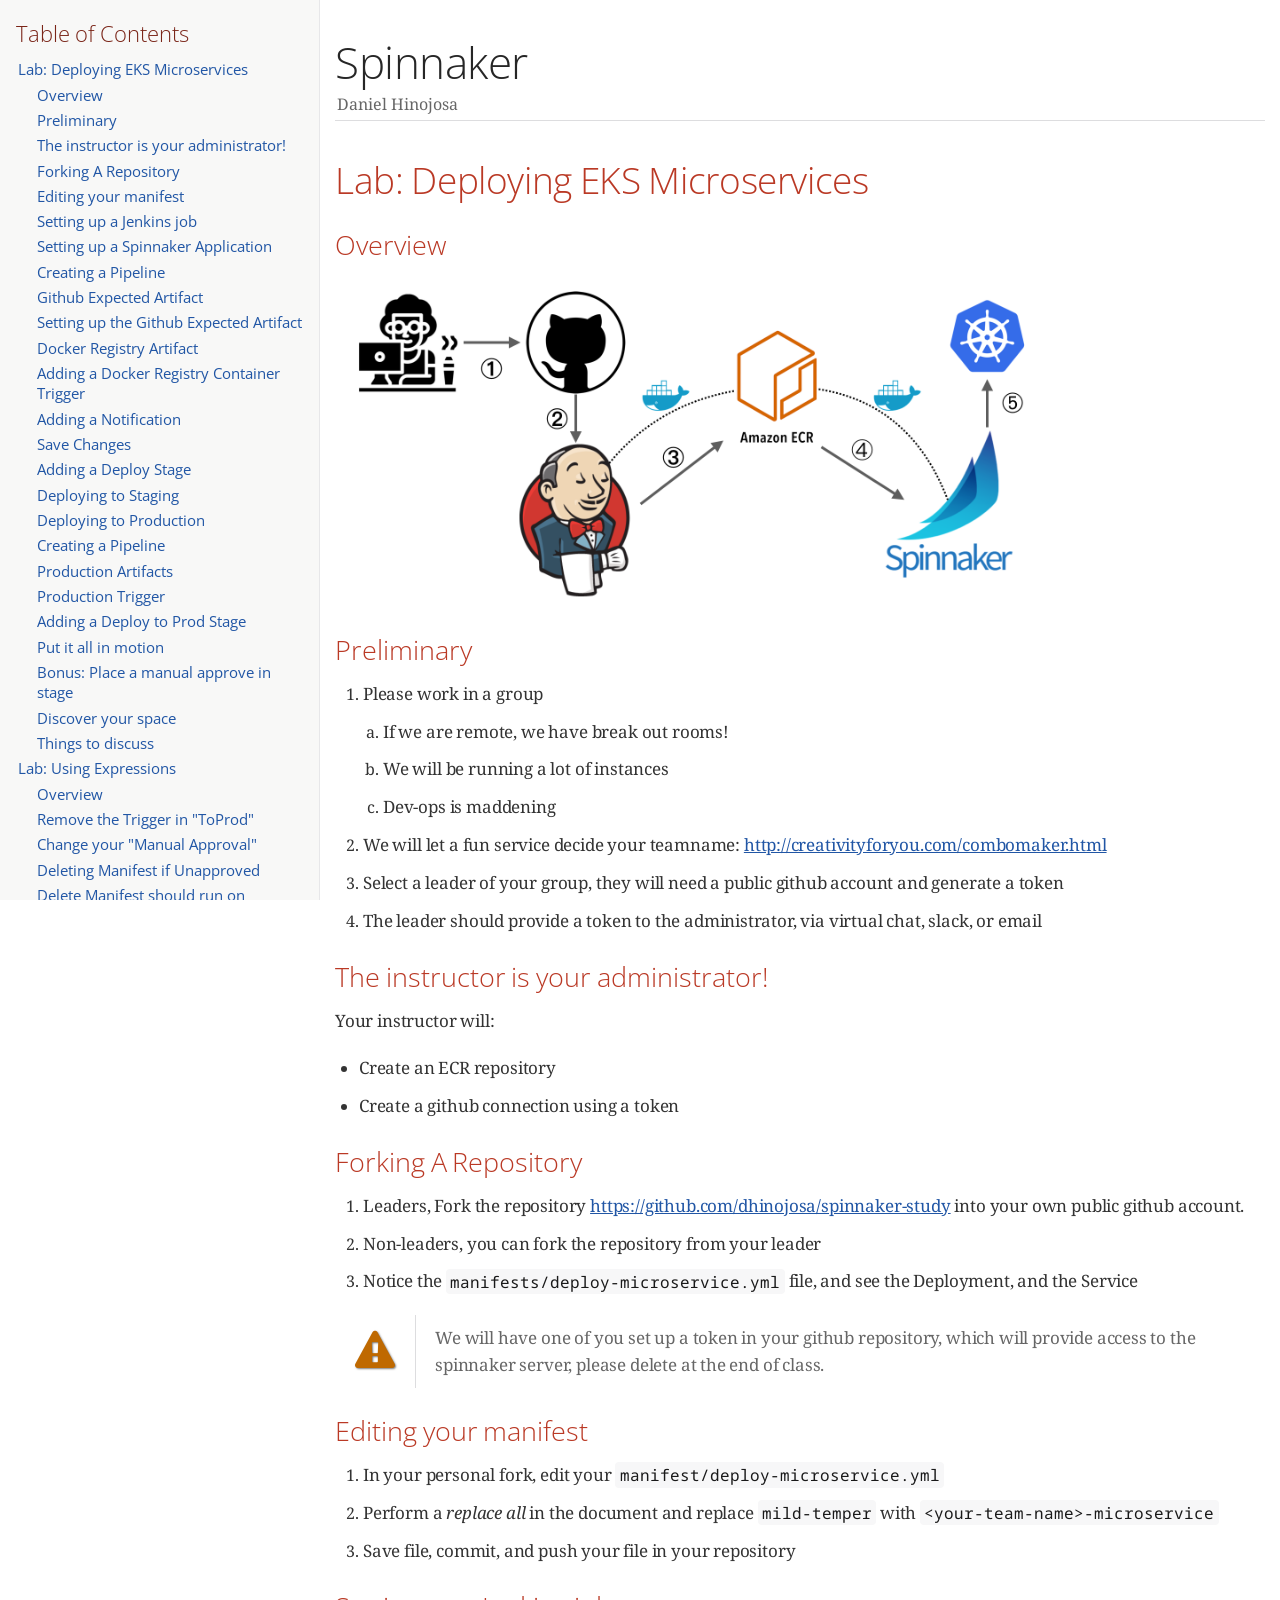
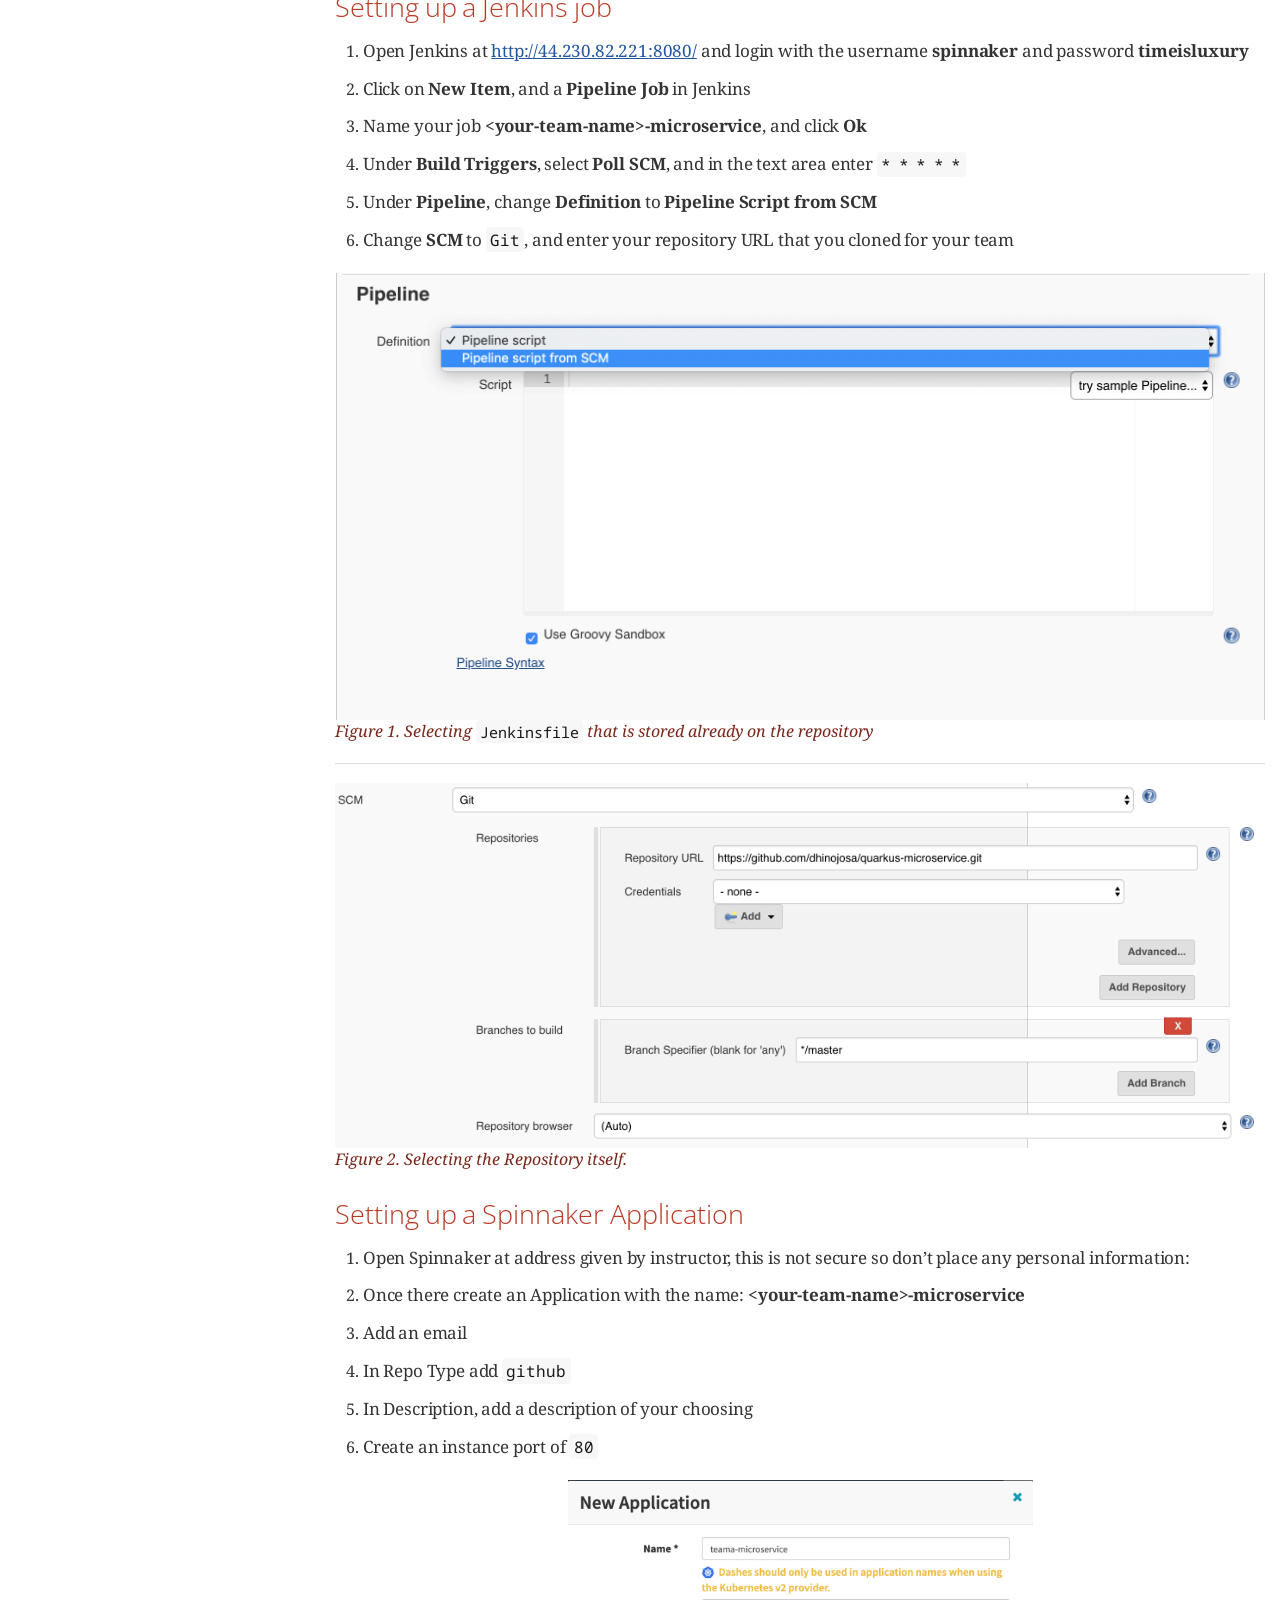
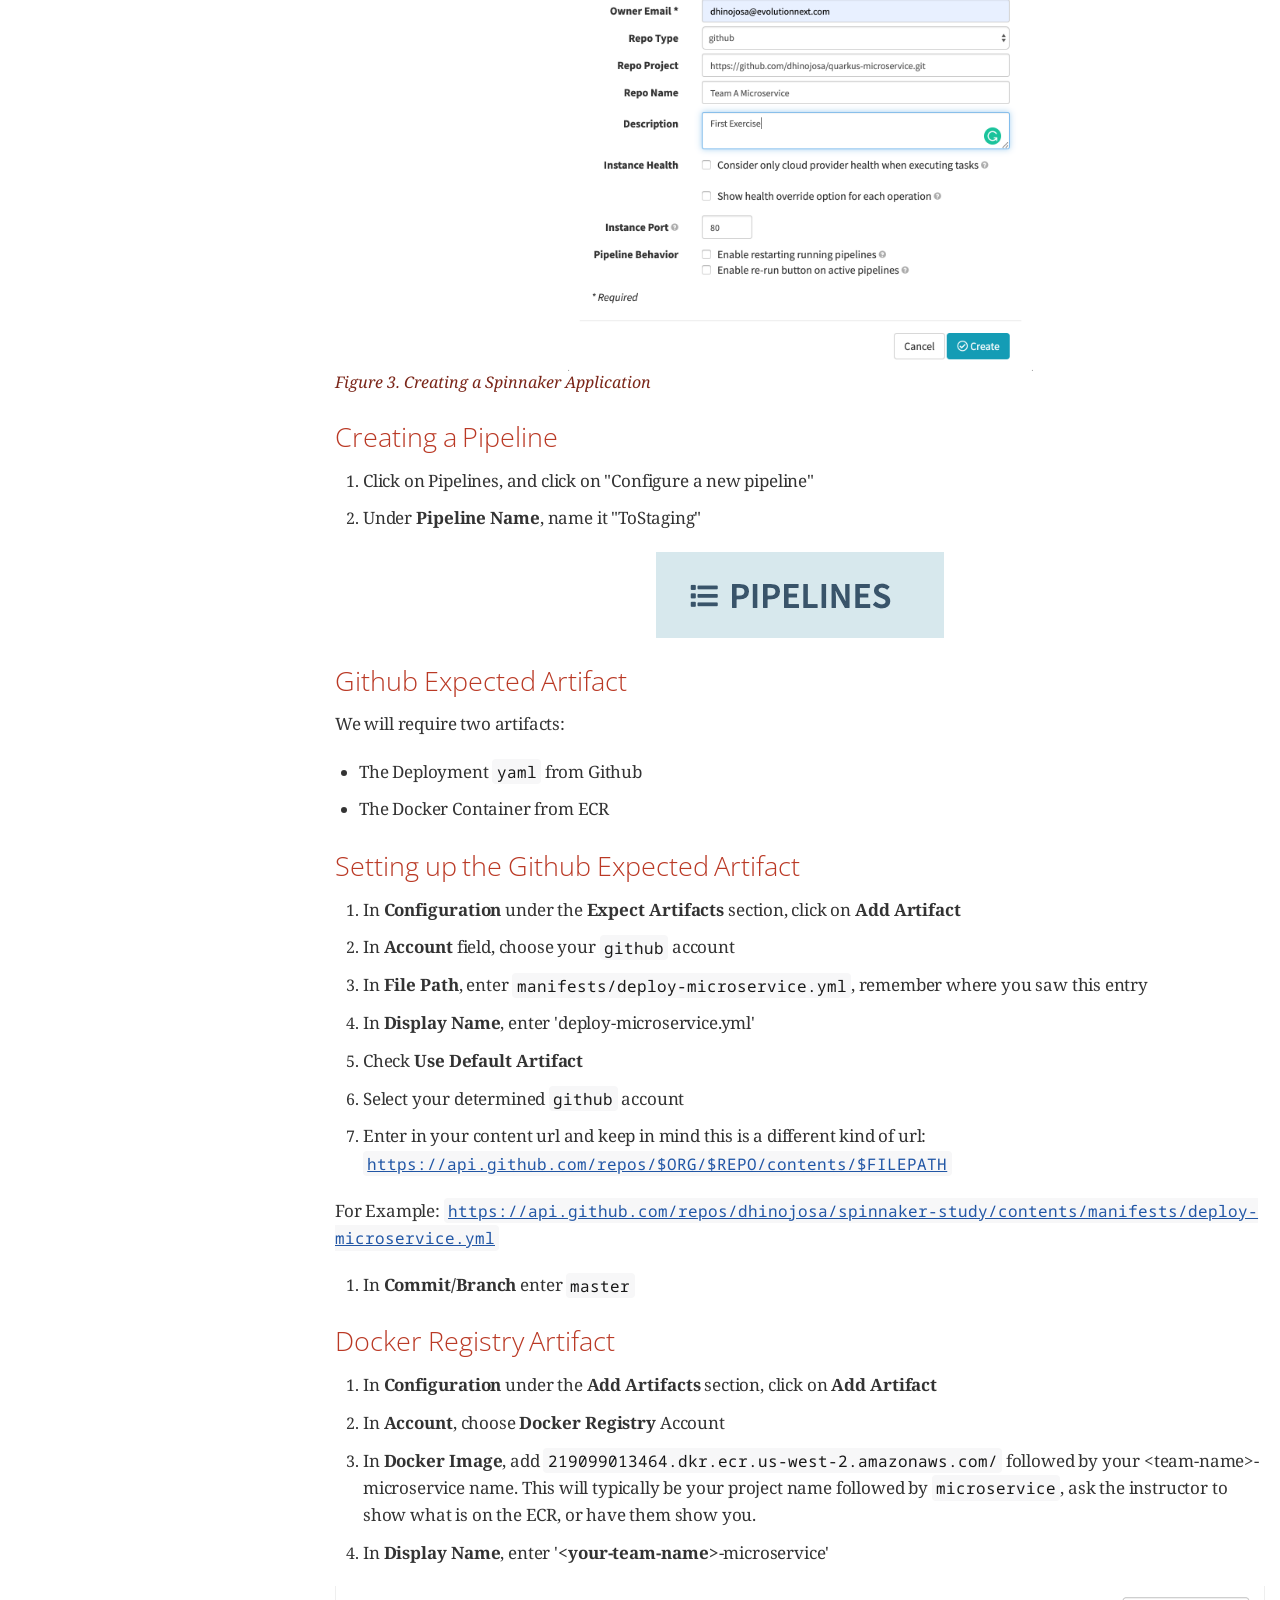
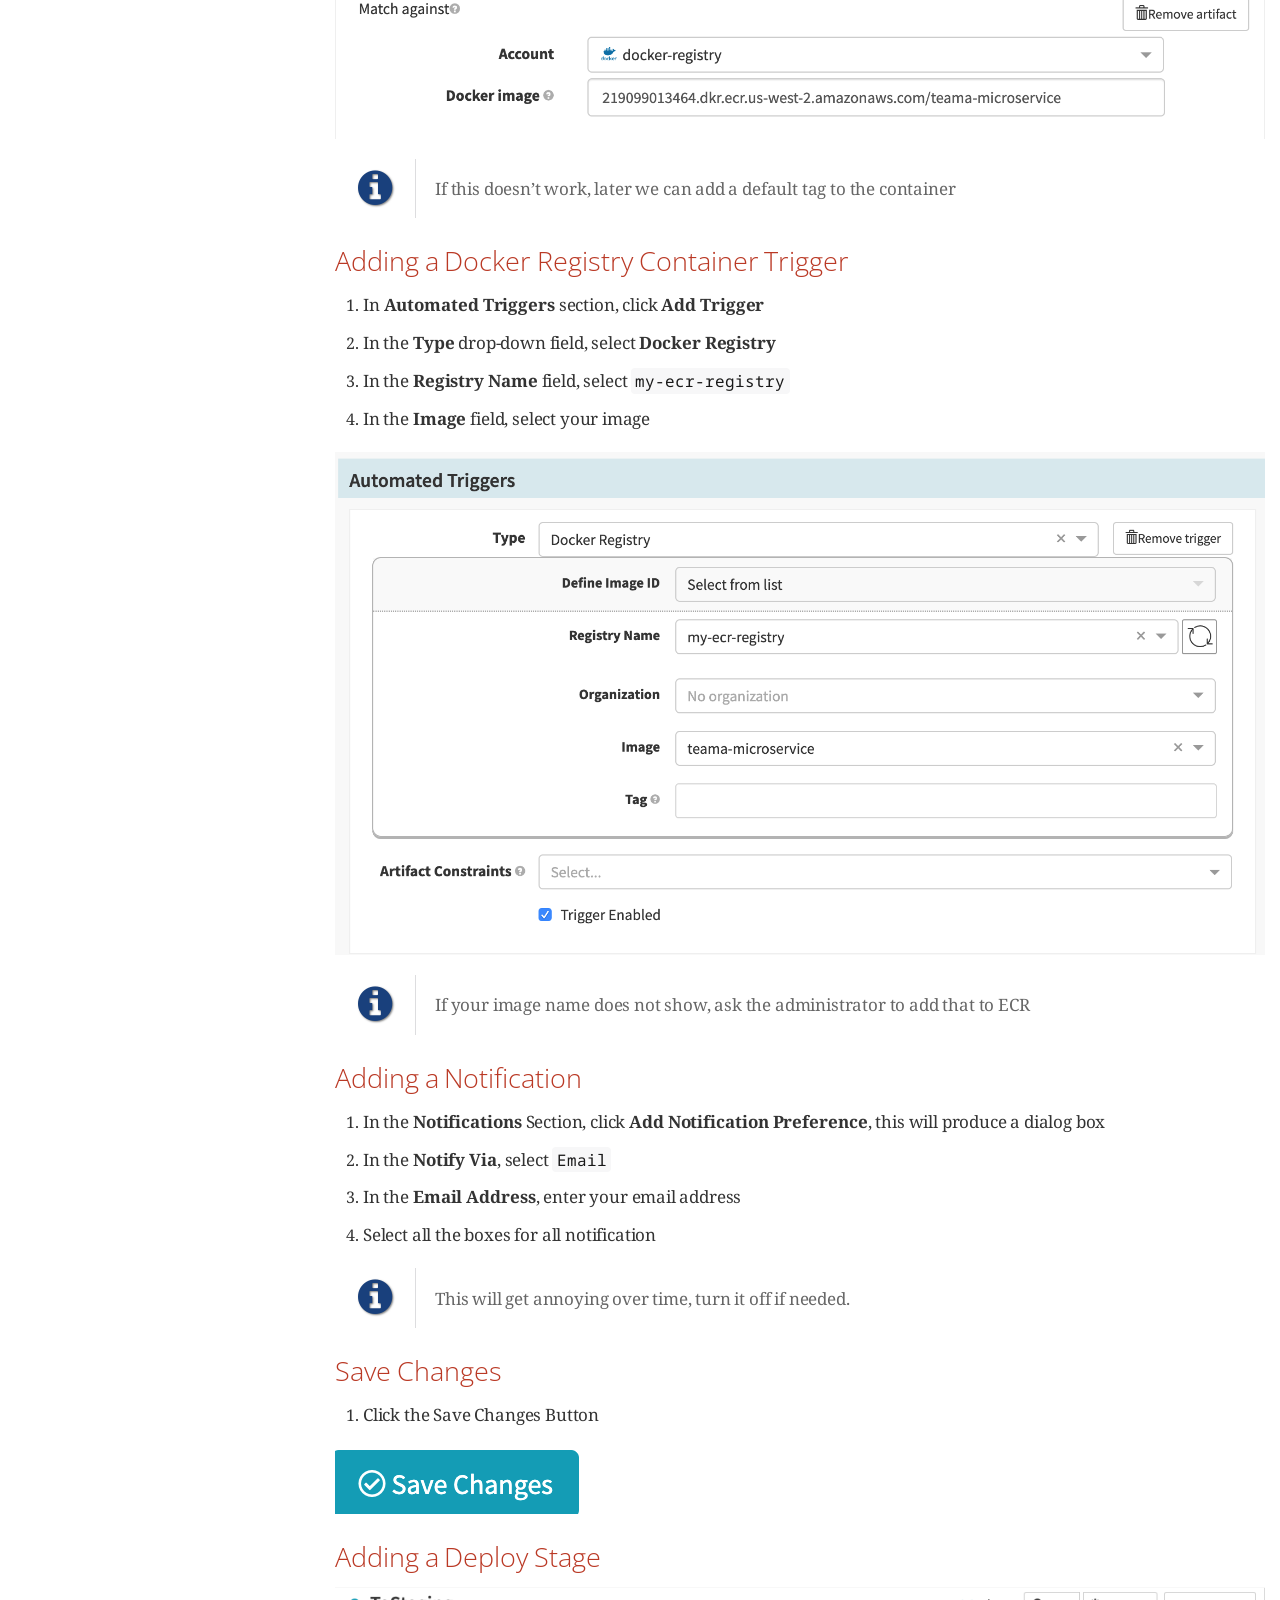
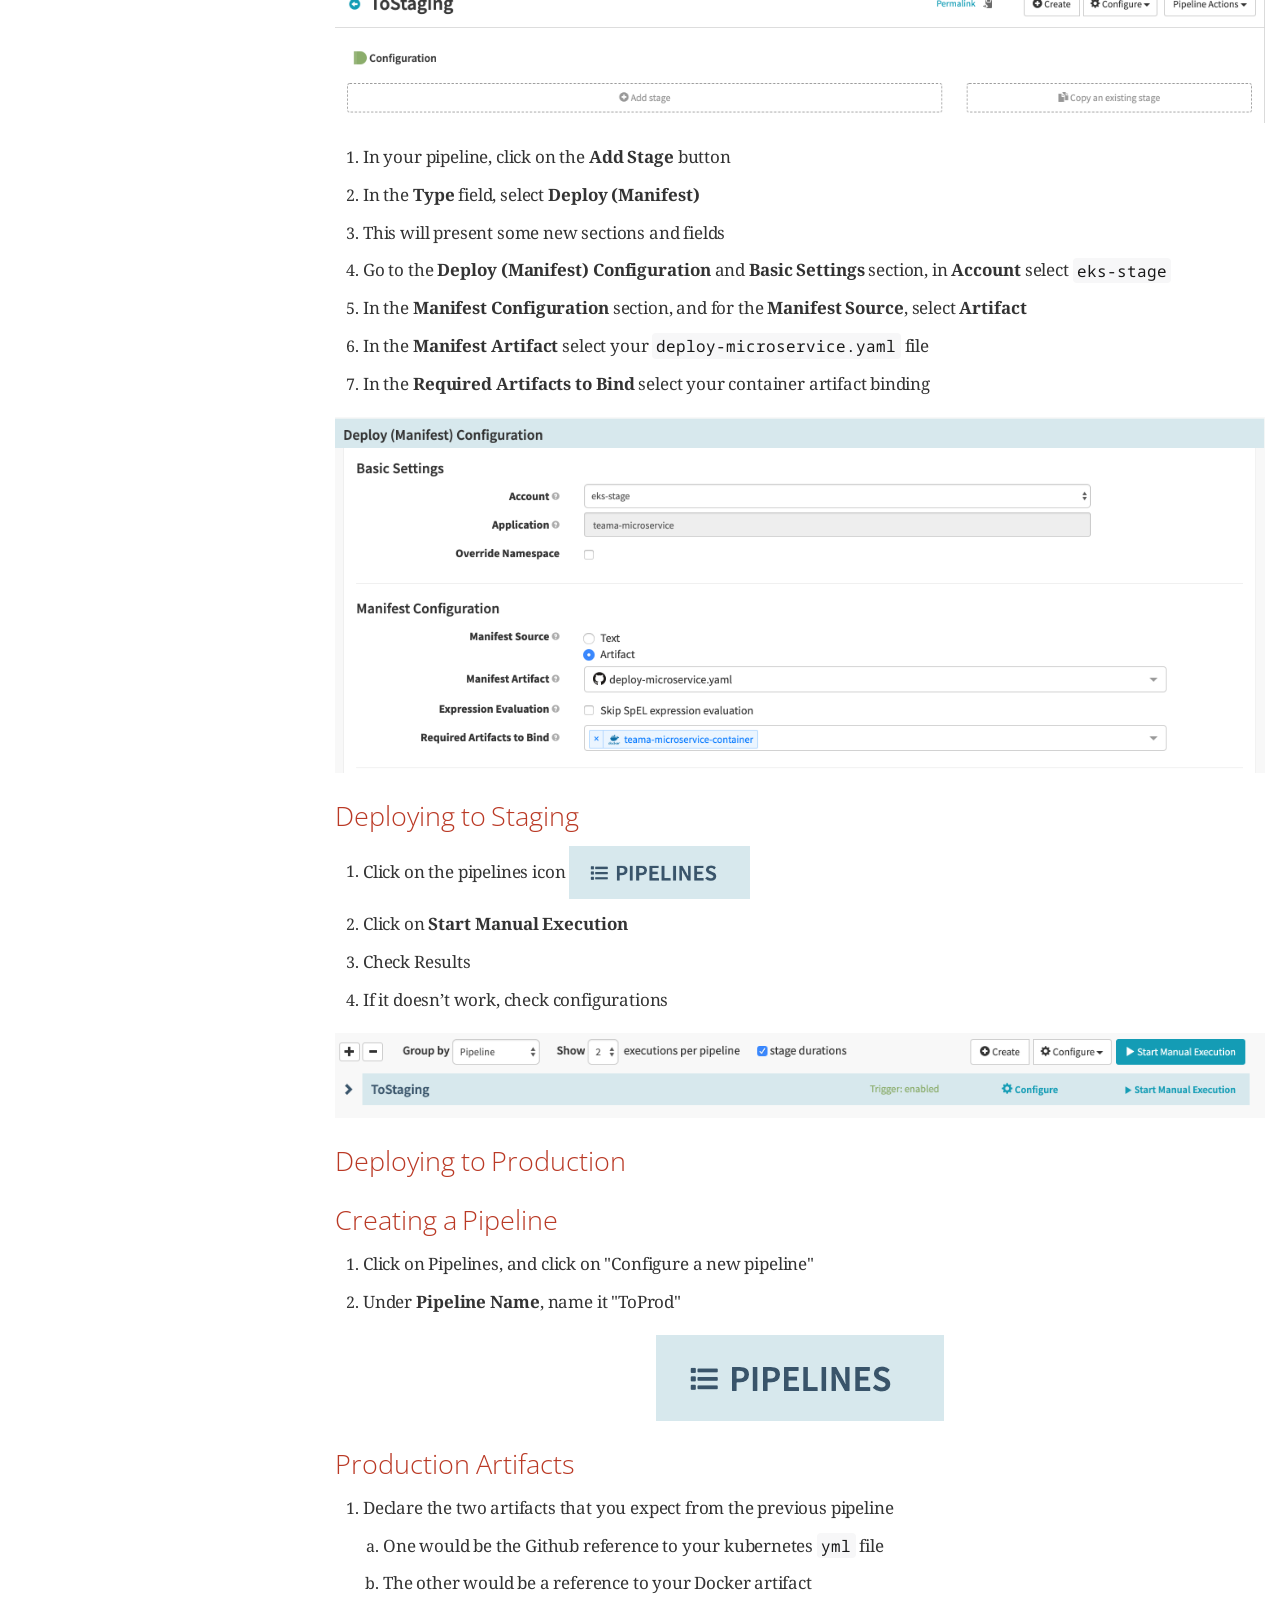
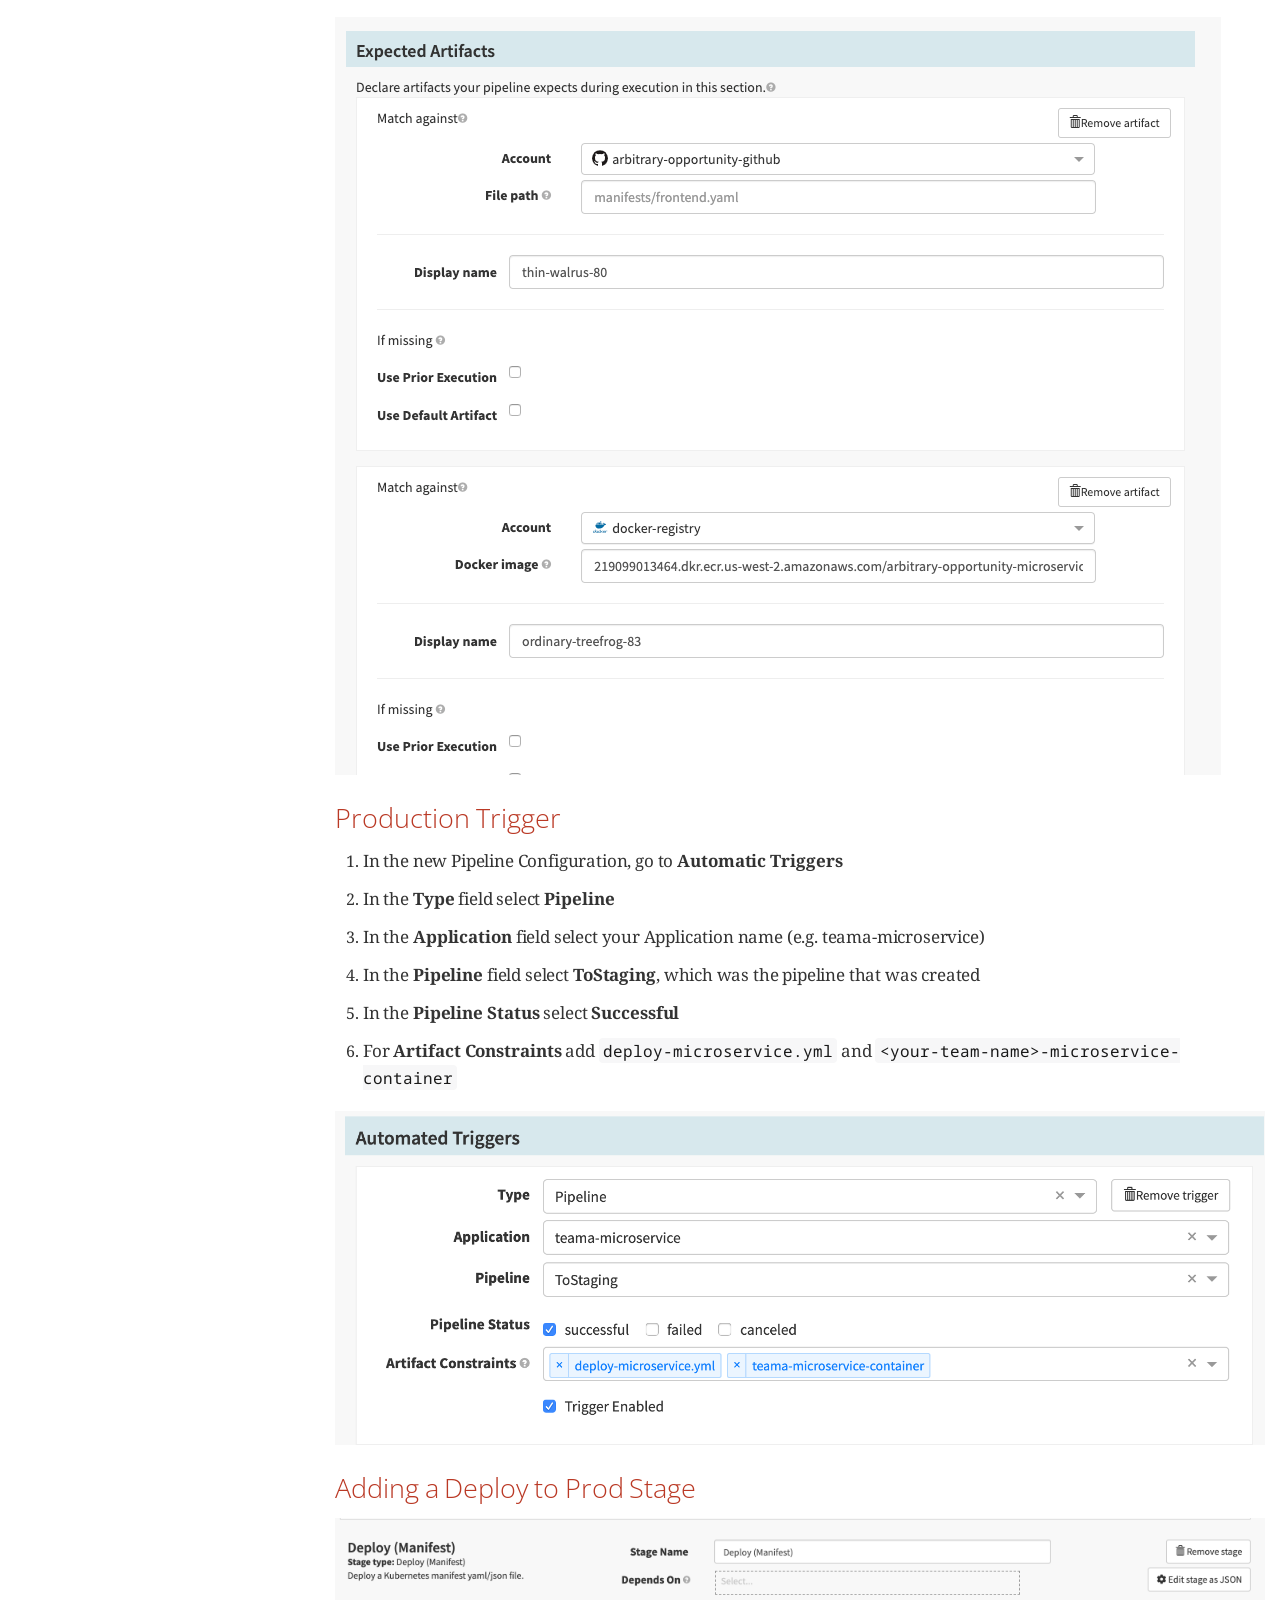
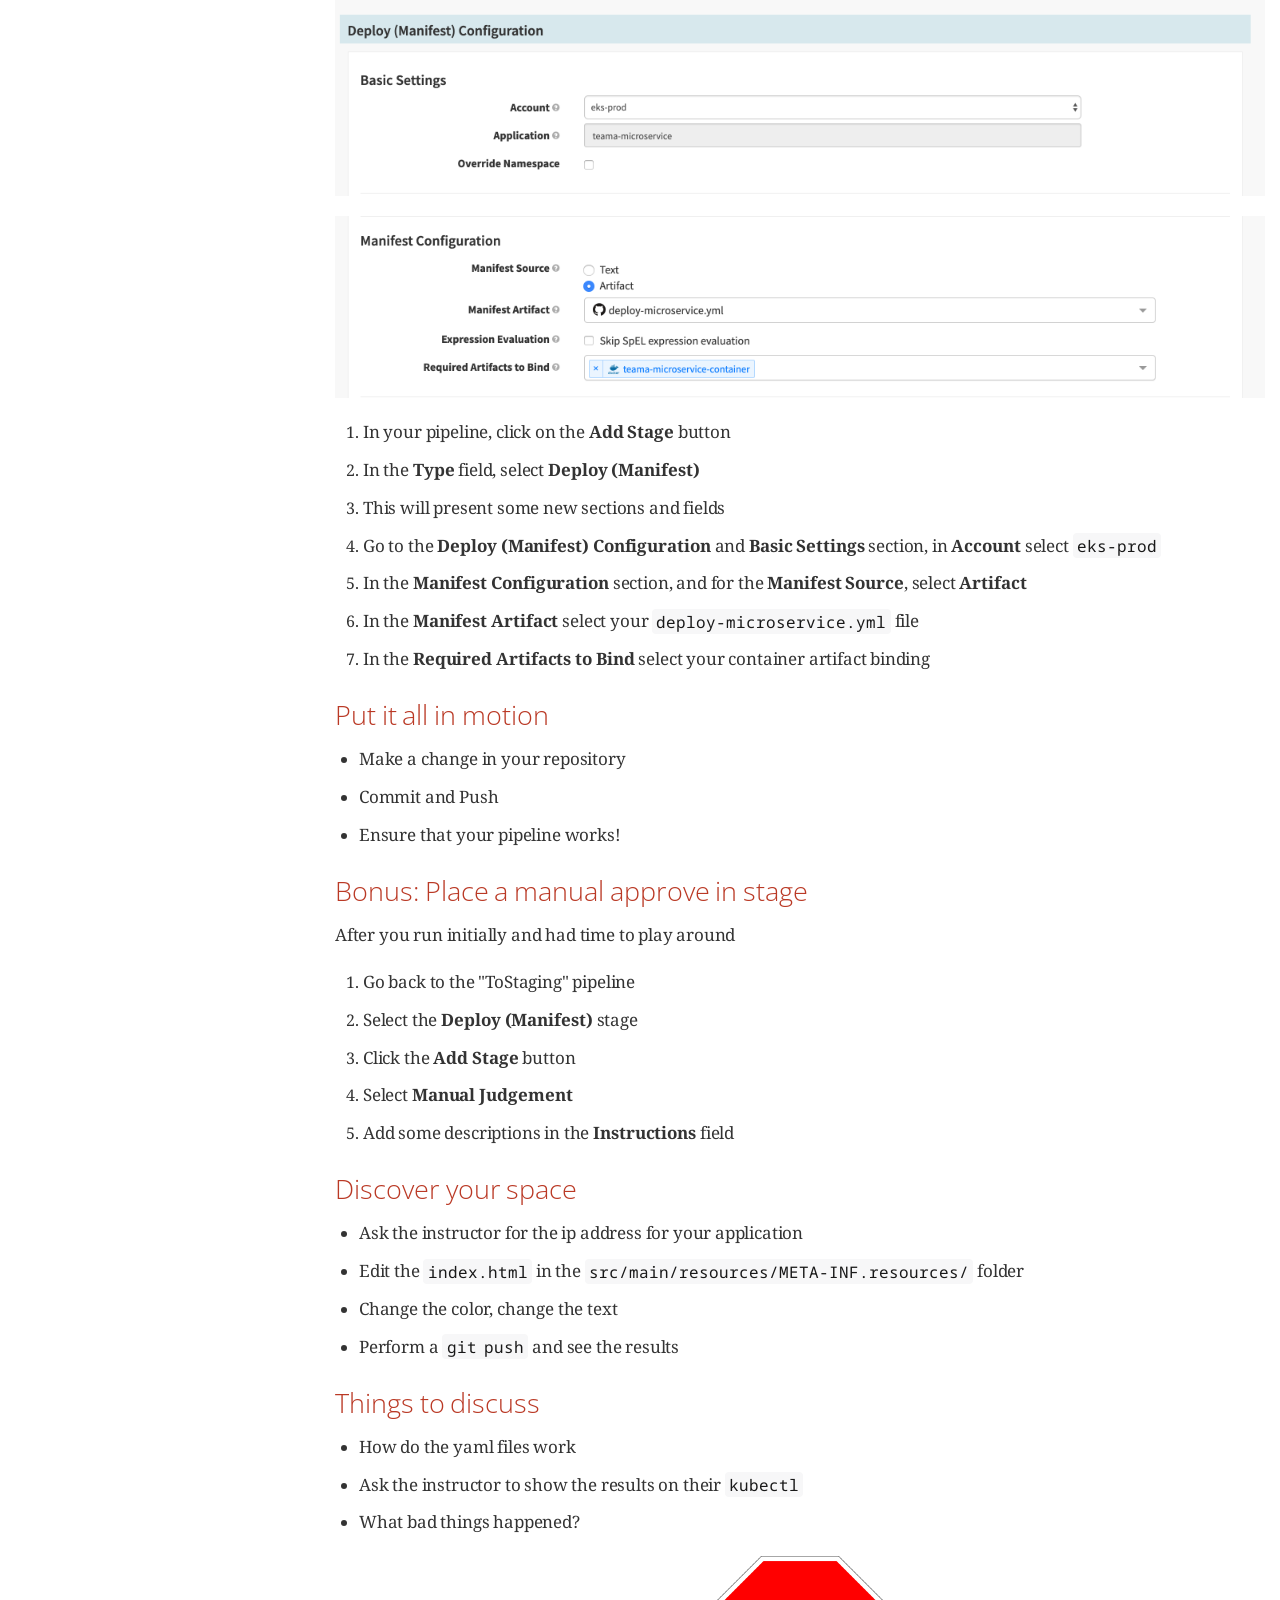
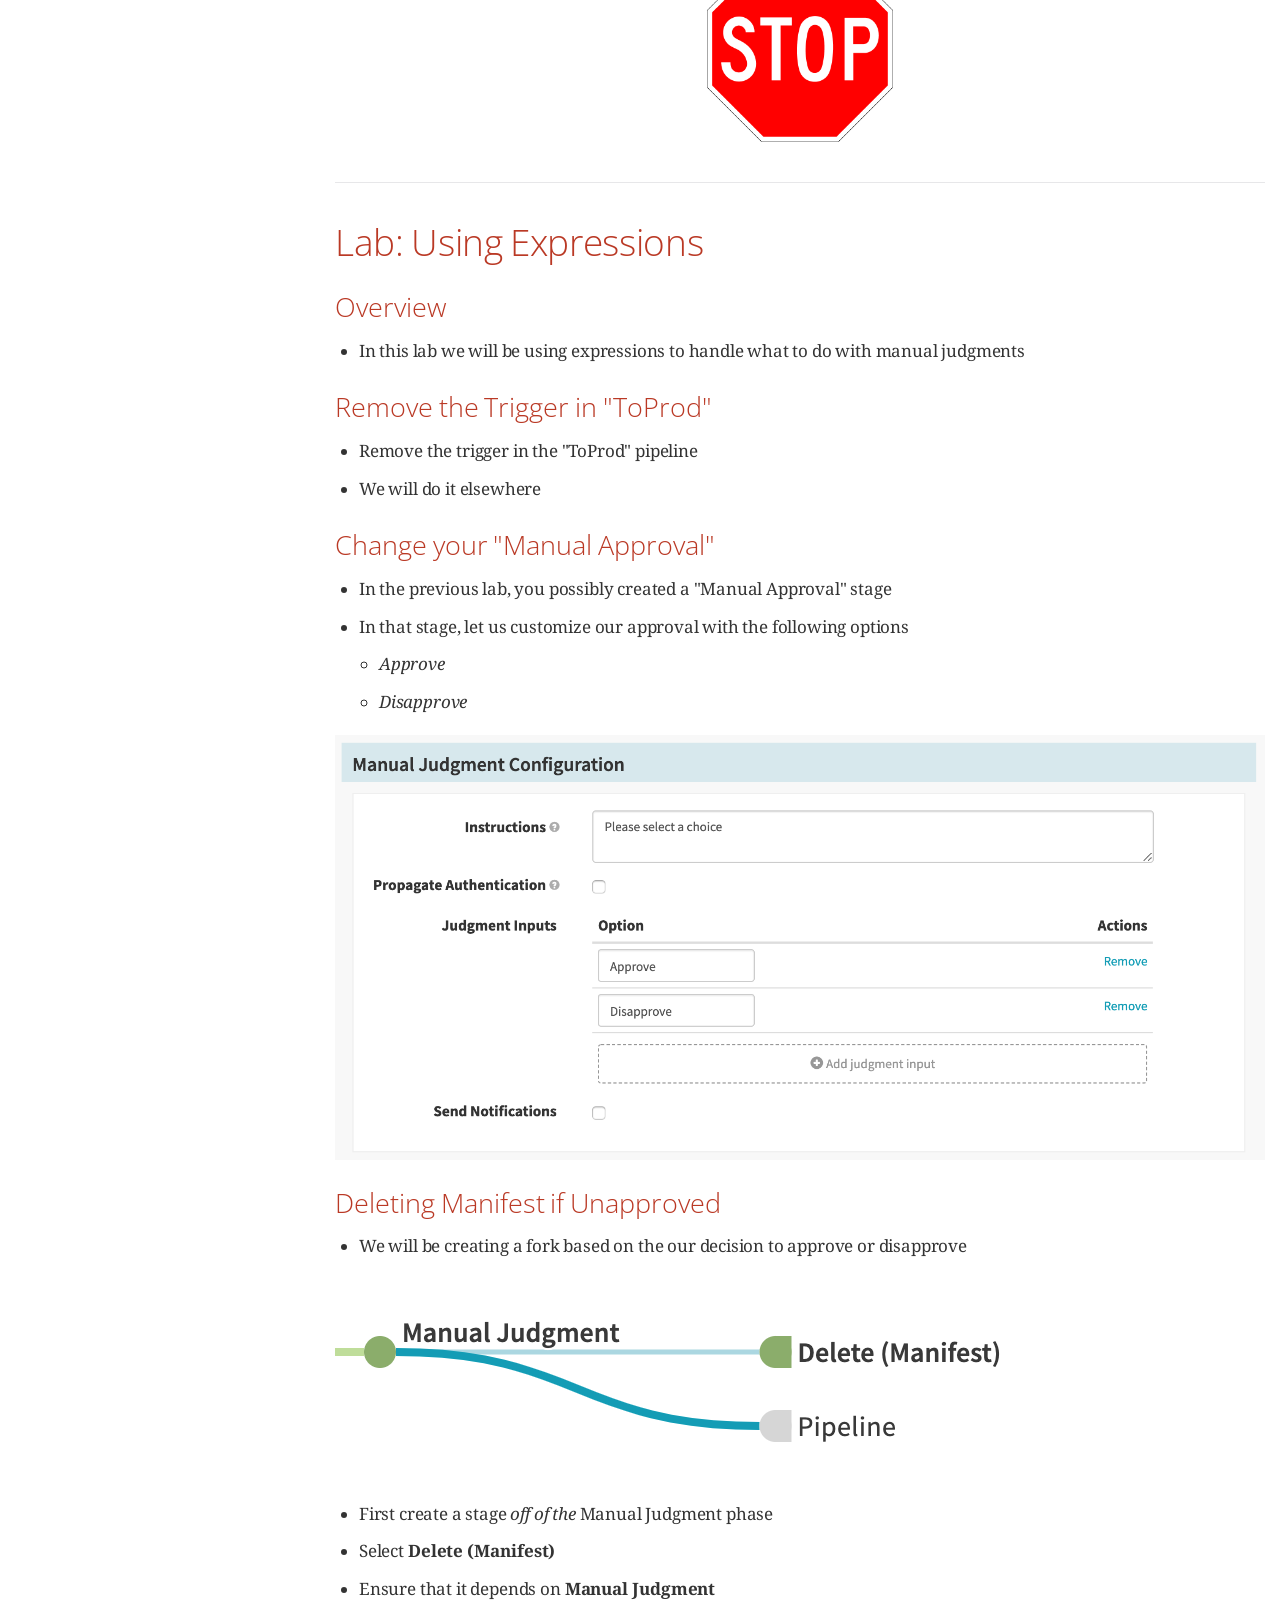
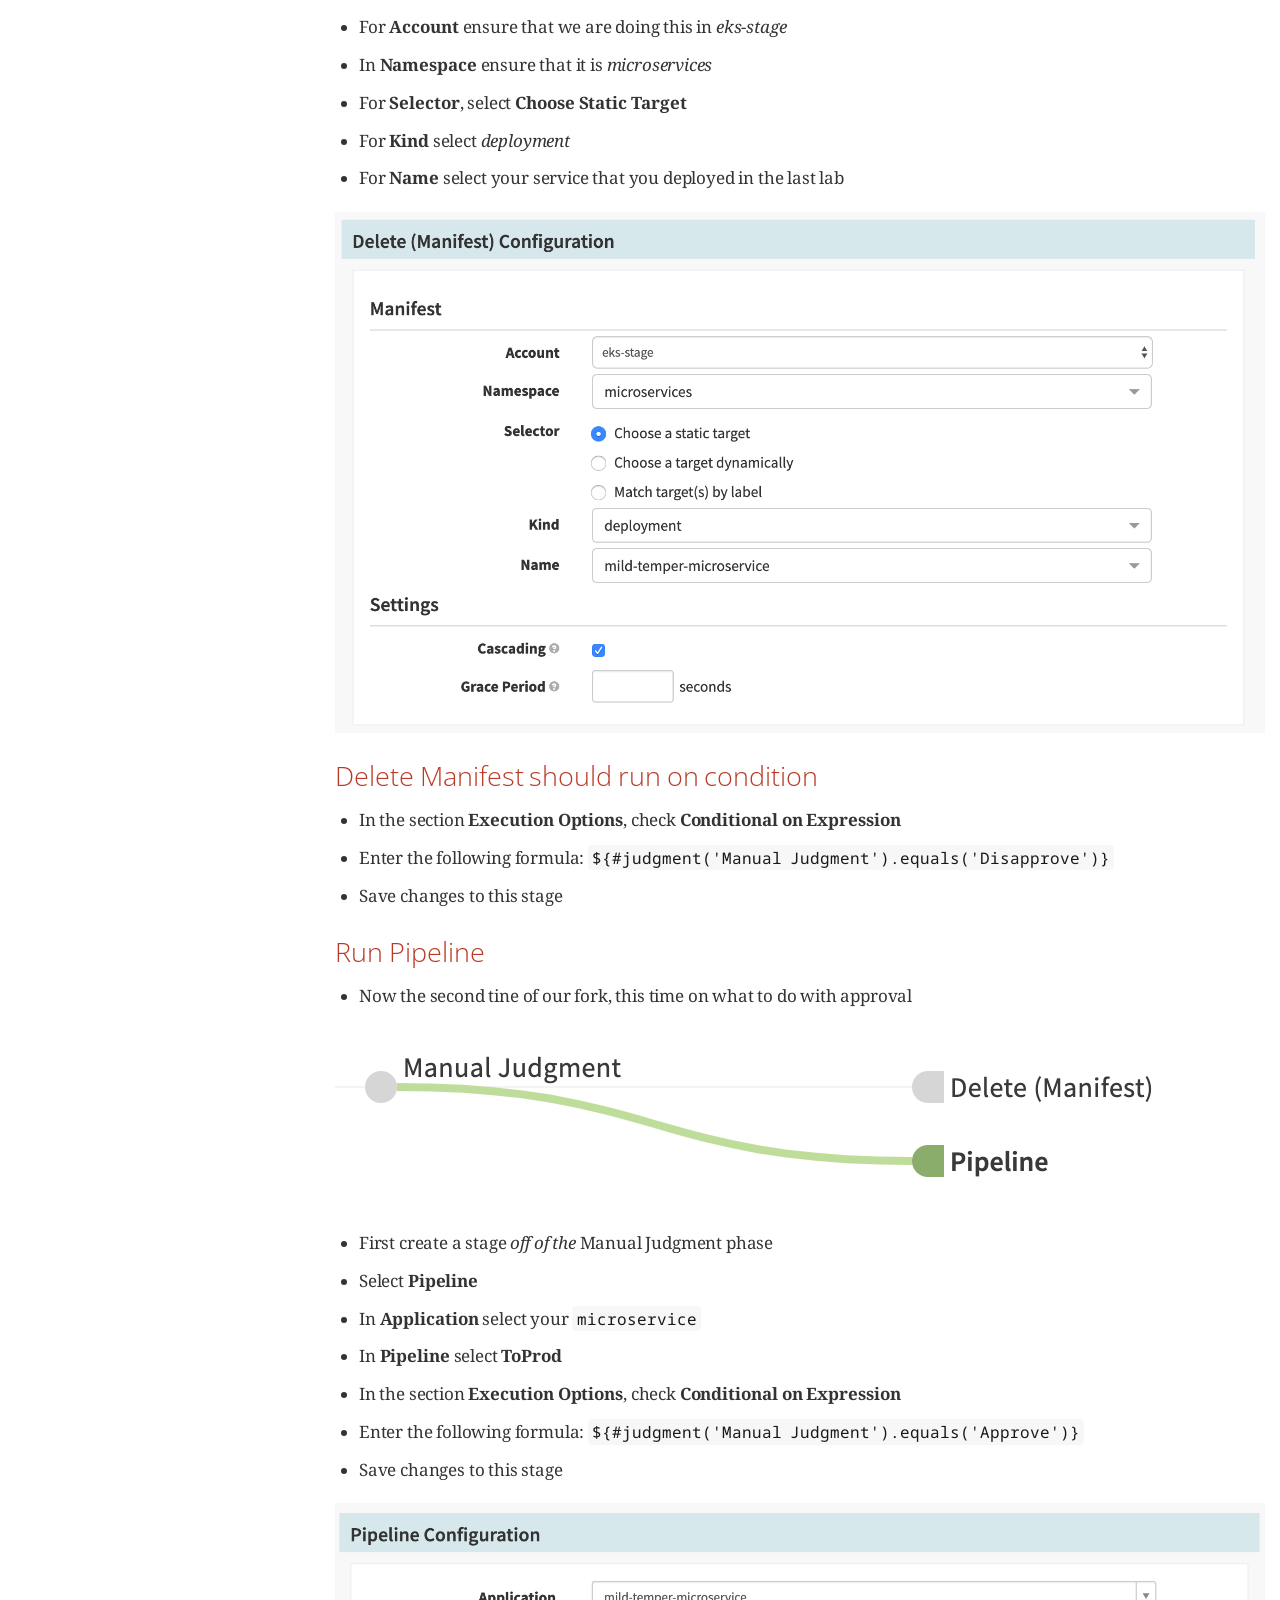
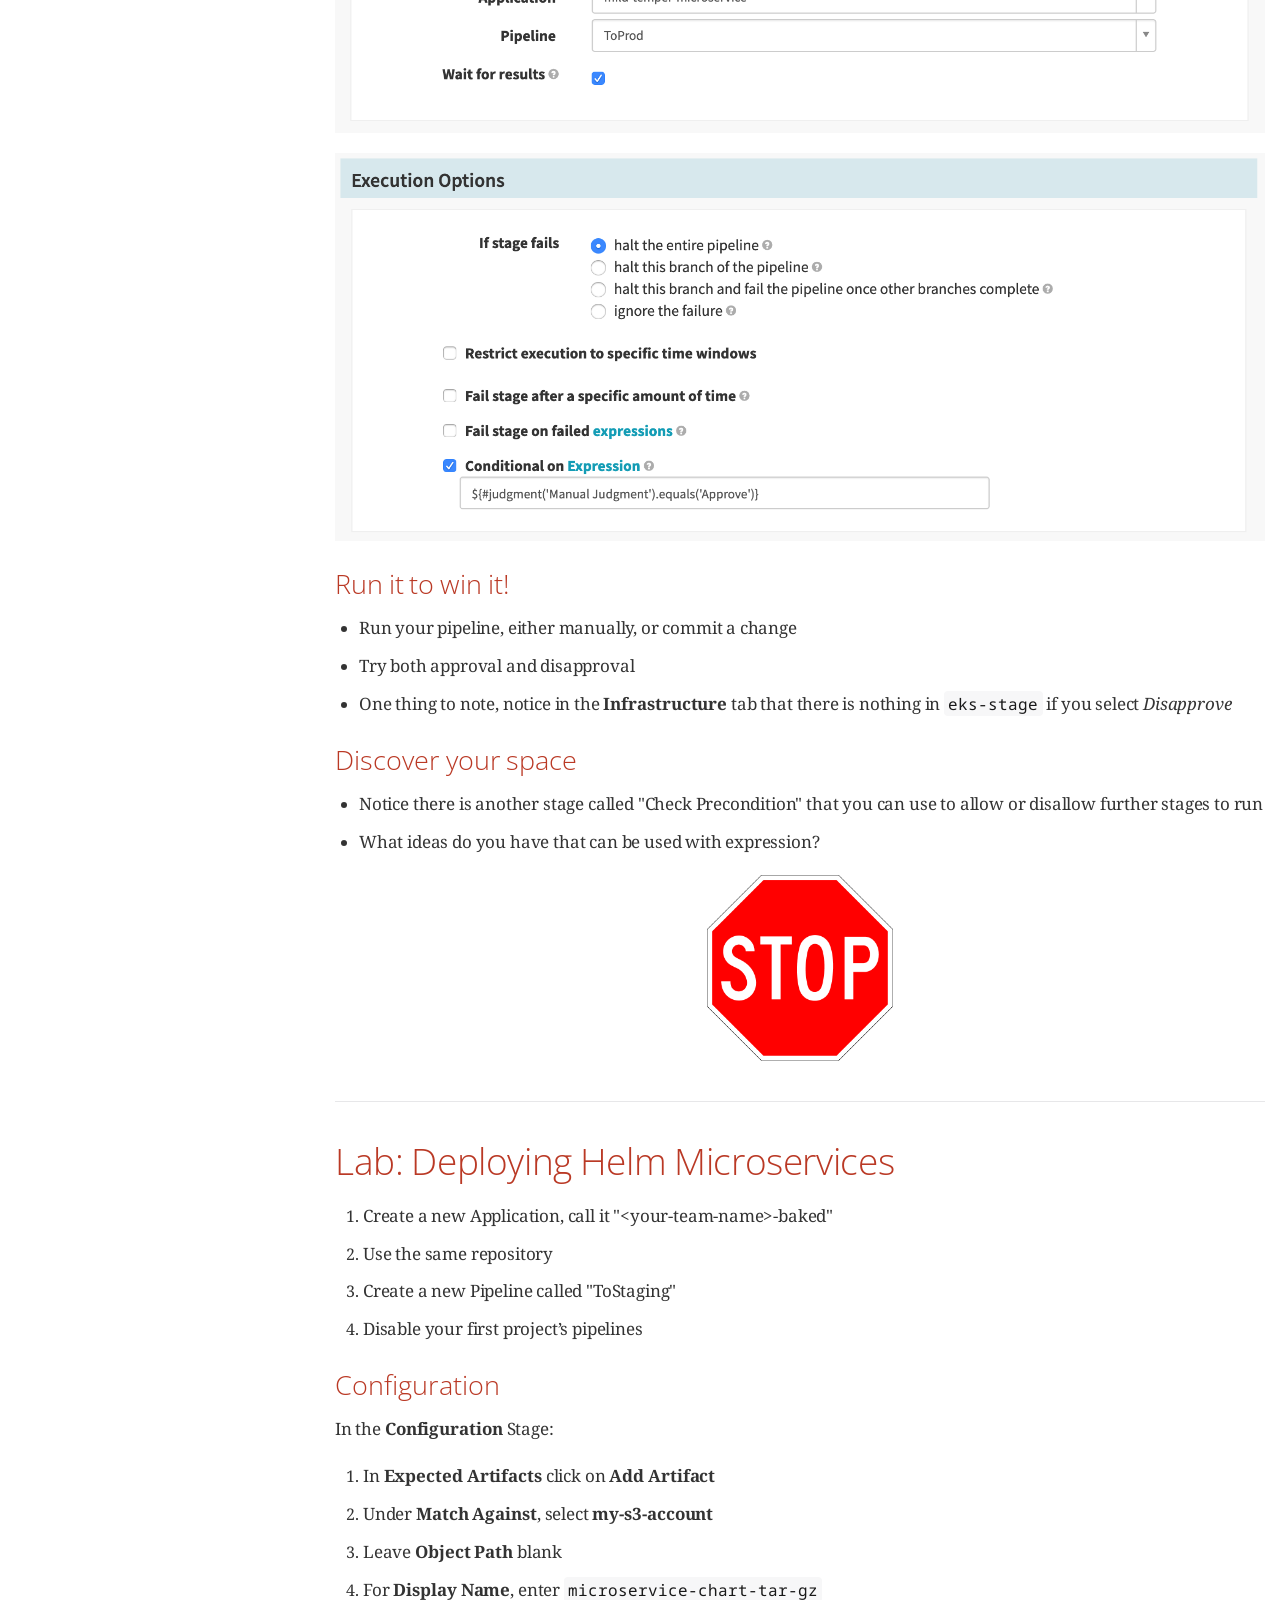
<file: lab_book.html>
<!DOCTYPE html>
<html lang="en">
<head>
<meta charset="UTF-8">
<meta http-equiv="X-UA-Compatible" content="IE=edge">
<meta name="viewport" content="width=device-width, initial-scale=1.0">
<meta name="generator" content="Asciidoctor 2.0.10">
<meta name="author" content="Daniel Hinojosa">
<title>Spinnaker</title>
<link rel="stylesheet" href="https://fonts.googleapis.com/css?family=Open+Sans:300,300italic,400,400italic,600,600italic%7CNoto+Serif:400,400italic,700,700italic%7CDroid+Sans+Mono:400,700">
<style>
/* Asciidoctor default stylesheet | MIT License | https://asciidoctor.org */
/* Uncomment @import statement to use as custom stylesheet */
/*@import "https://fonts.googleapis.com/css?family=Open+Sans:300,300italic,400,400italic,600,600italic%7CNoto+Serif:400,400italic,700,700italic%7CDroid+Sans+Mono:400,700";*/
article,aside,details,figcaption,figure,footer,header,hgroup,main,nav,section{display:block}
audio,video{display:inline-block}
audio:not([controls]){display:none;height:0}
html{font-family:sans-serif;-ms-text-size-adjust:100%;-webkit-text-size-adjust:100%}
a{background:none}
a:focus{outline:thin dotted}
a:active,a:hover{outline:0}
h1{font-size:2em;margin:.67em 0}
abbr[title]{border-bottom:1px dotted}
b,strong{font-weight:bold}
dfn{font-style:italic}
hr{-moz-box-sizing:content-box;box-sizing:content-box;height:0}
mark{background:#ff0;color:#000}
code,kbd,pre,samp{font-family:monospace;font-size:1em}
pre{white-space:pre-wrap}
q{quotes:"\201C" "\201D" "\2018" "\2019"}
small{font-size:80%}
sub,sup{font-size:75%;line-height:0;position:relative;vertical-align:baseline}
sup{top:-.5em}
sub{bottom:-.25em}
img{border:0}
svg:not(:root){overflow:hidden}
figure{margin:0}
fieldset{border:1px solid silver;margin:0 2px;padding:.35em .625em .75em}
legend{border:0;padding:0}
button,input,select,textarea{font-family:inherit;font-size:100%;margin:0}
button,input{line-height:normal}
button,select{text-transform:none}
button,html input[type="button"],input[type="reset"],input[type="submit"]{-webkit-appearance:button;cursor:pointer}
button[disabled],html input[disabled]{cursor:default}
input[type="checkbox"],input[type="radio"]{box-sizing:border-box;padding:0}
button::-moz-focus-inner,input::-moz-focus-inner{border:0;padding:0}
textarea{overflow:auto;vertical-align:top}
table{border-collapse:collapse;border-spacing:0}
*,*::before,*::after{-moz-box-sizing:border-box;-webkit-box-sizing:border-box;box-sizing:border-box}
html,body{font-size:100%}
body{background:#fff;color:rgba(0,0,0,.8);padding:0;margin:0;font-family:"Noto Serif","DejaVu Serif",serif;font-weight:400;font-style:normal;line-height:1;position:relative;cursor:auto;tab-size:4;-moz-osx-font-smoothing:grayscale;-webkit-font-smoothing:antialiased}
a:hover{cursor:pointer}
img,object,embed{max-width:100%;height:auto}
object,embed{height:100%}
img{-ms-interpolation-mode:bicubic}
.left{float:left!important}
.right{float:right!important}
.text-left{text-align:left!important}
.text-right{text-align:right!important}
.text-center{text-align:center!important}
.text-justify{text-align:justify!important}
.hide{display:none}
img,object,svg{display:inline-block;vertical-align:middle}
textarea{height:auto;min-height:50px}
select{width:100%}
.center{margin-left:auto;margin-right:auto}
.stretch{width:100%}
.subheader,.admonitionblock td.content>.title,.audioblock>.title,.exampleblock>.title,.imageblock>.title,.listingblock>.title,.literalblock>.title,.stemblock>.title,.openblock>.title,.paragraph>.title,.quoteblock>.title,table.tableblock>.title,.verseblock>.title,.videoblock>.title,.dlist>.title,.olist>.title,.ulist>.title,.qlist>.title,.hdlist>.title{line-height:1.45;color:#7a2518;font-weight:400;margin-top:0;margin-bottom:.25em}
div,dl,dt,dd,ul,ol,li,h1,h2,h3,#toctitle,.sidebarblock>.content>.title,h4,h5,h6,pre,form,p,blockquote,th,td{margin:0;padding:0;direction:ltr}
a{color:#2156a5;text-decoration:underline;line-height:inherit}
a:hover,a:focus{color:#1d4b8f}
a img{border:0}
p{font-family:inherit;font-weight:400;font-size:1em;line-height:1.6;margin-bottom:1.25em;text-rendering:optimizeLegibility}
p aside{font-size:.875em;line-height:1.35;font-style:italic}
h1,h2,h3,#toctitle,.sidebarblock>.content>.title,h4,h5,h6{font-family:"Open Sans","DejaVu Sans",sans-serif;font-weight:300;font-style:normal;color:#ba3925;text-rendering:optimizeLegibility;margin-top:1em;margin-bottom:.5em;line-height:1.0125em}
h1 small,h2 small,h3 small,#toctitle small,.sidebarblock>.content>.title small,h4 small,h5 small,h6 small{font-size:60%;color:#e99b8f;line-height:0}
h1{font-size:2.125em}
h2{font-size:1.6875em}
h3,#toctitle,.sidebarblock>.content>.title{font-size:1.375em}
h4,h5{font-size:1.125em}
h6{font-size:1em}
hr{border:solid #dddddf;border-width:1px 0 0;clear:both;margin:1.25em 0 1.1875em;height:0}
em,i{font-style:italic;line-height:inherit}
strong,b{font-weight:bold;line-height:inherit}
small{font-size:60%;line-height:inherit}
code{font-family:"Droid Sans Mono","DejaVu Sans Mono",monospace;font-weight:400;color:rgba(0,0,0,.9)}
ul,ol,dl{font-size:1em;line-height:1.6;margin-bottom:1.25em;list-style-position:outside;font-family:inherit}
ul,ol{margin-left:1.5em}
ul li ul,ul li ol{margin-left:1.25em;margin-bottom:0;font-size:1em}
ul.square li ul,ul.circle li ul,ul.disc li ul{list-style:inherit}
ul.square{list-style-type:square}
ul.circle{list-style-type:circle}
ul.disc{list-style-type:disc}
ol li ul,ol li ol{margin-left:1.25em;margin-bottom:0}
dl dt{margin-bottom:.3125em;font-weight:bold}
dl dd{margin-bottom:1.25em}
abbr,acronym{text-transform:uppercase;font-size:90%;color:rgba(0,0,0,.8);border-bottom:1px dotted #ddd;cursor:help}
abbr{text-transform:none}
blockquote{margin:0 0 1.25em;padding:.5625em 1.25em 0 1.1875em;border-left:1px solid #ddd}
blockquote cite{display:block;font-size:.9375em;color:rgba(0,0,0,.6)}
blockquote cite::before{content:"\2014 \0020"}
blockquote cite a,blockquote cite a:visited{color:rgba(0,0,0,.6)}
blockquote,blockquote p{line-height:1.6;color:rgba(0,0,0,.85)}
@media screen and (min-width:768px){h1,h2,h3,#toctitle,.sidebarblock>.content>.title,h4,h5,h6{line-height:1.2}
h1{font-size:2.75em}
h2{font-size:2.3125em}
h3,#toctitle,.sidebarblock>.content>.title{font-size:1.6875em}
h4{font-size:1.4375em}}
table{background:#fff;margin-bottom:1.25em;border:solid 1px #dedede}
table thead,table tfoot{background:#f7f8f7}
table thead tr th,table thead tr td,table tfoot tr th,table tfoot tr td{padding:.5em .625em .625em;font-size:inherit;color:rgba(0,0,0,.8);text-align:left}
table tr th,table tr td{padding:.5625em .625em;font-size:inherit;color:rgba(0,0,0,.8)}
table tr.even,table tr.alt{background:#f8f8f7}
table thead tr th,table tfoot tr th,table tbody tr td,table tr td,table tfoot tr td{display:table-cell;line-height:1.6}
h1,h2,h3,#toctitle,.sidebarblock>.content>.title,h4,h5,h6{line-height:1.2;word-spacing:-.05em}
h1 strong,h2 strong,h3 strong,#toctitle strong,.sidebarblock>.content>.title strong,h4 strong,h5 strong,h6 strong{font-weight:400}
.clearfix::before,.clearfix::after,.float-group::before,.float-group::after{content:" ";display:table}
.clearfix::after,.float-group::after{clear:both}
:not(pre):not([class^=L])>code{font-size:.9375em;font-style:normal!important;letter-spacing:0;padding:.1em .5ex;word-spacing:-.15em;background:#f7f7f8;-webkit-border-radius:4px;border-radius:4px;line-height:1.45;text-rendering:optimizeSpeed;word-wrap:break-word}
:not(pre)>code.nobreak{word-wrap:normal}
:not(pre)>code.nowrap{white-space:nowrap}
pre{color:rgba(0,0,0,.9);font-family:"Droid Sans Mono","DejaVu Sans Mono",monospace;line-height:1.45;text-rendering:optimizeSpeed}
pre code,pre pre{color:inherit;font-size:inherit;line-height:inherit}
pre>code{display:block}
pre.nowrap,pre.nowrap pre{white-space:pre;word-wrap:normal}
em em{font-style:normal}
strong strong{font-weight:400}
.keyseq{color:rgba(51,51,51,.8)}
kbd{font-family:"Droid Sans Mono","DejaVu Sans Mono",monospace;display:inline-block;color:rgba(0,0,0,.8);font-size:.65em;line-height:1.45;background:#f7f7f7;border:1px solid #ccc;-webkit-border-radius:3px;border-radius:3px;-webkit-box-shadow:0 1px 0 rgba(0,0,0,.2),0 0 0 .1em white inset;box-shadow:0 1px 0 rgba(0,0,0,.2),0 0 0 .1em #fff inset;margin:0 .15em;padding:.2em .5em;vertical-align:middle;position:relative;top:-.1em;white-space:nowrap}
.keyseq kbd:first-child{margin-left:0}
.keyseq kbd:last-child{margin-right:0}
.menuseq,.menuref{color:#000}
.menuseq b:not(.caret),.menuref{font-weight:inherit}
.menuseq{word-spacing:-.02em}
.menuseq b.caret{font-size:1.25em;line-height:.8}
.menuseq i.caret{font-weight:bold;text-align:center;width:.45em}
b.button::before,b.button::after{position:relative;top:-1px;font-weight:400}
b.button::before{content:"[";padding:0 3px 0 2px}
b.button::after{content:"]";padding:0 2px 0 3px}
p a>code:hover{color:rgba(0,0,0,.9)}
#header,#content,#footnotes,#footer{width:100%;margin-left:auto;margin-right:auto;margin-top:0;margin-bottom:0;max-width:62.5em;*zoom:1;position:relative;padding-left:.9375em;padding-right:.9375em}
#header::before,#header::after,#content::before,#content::after,#footnotes::before,#footnotes::after,#footer::before,#footer::after{content:" ";display:table}
#header::after,#content::after,#footnotes::after,#footer::after{clear:both}
#content{margin-top:1.25em}
#content::before{content:none}
#header>h1:first-child{color:rgba(0,0,0,.85);margin-top:2.25rem;margin-bottom:0}
#header>h1:first-child+#toc{margin-top:8px;border-top:1px solid #dddddf}
#header>h1:only-child,body.toc2 #header>h1:nth-last-child(2){border-bottom:1px solid #dddddf;padding-bottom:8px}
#header .details{border-bottom:1px solid #dddddf;line-height:1.45;padding-top:.25em;padding-bottom:.25em;padding-left:.25em;color:rgba(0,0,0,.6);display:-ms-flexbox;display:-webkit-flex;display:flex;-ms-flex-flow:row wrap;-webkit-flex-flow:row wrap;flex-flow:row wrap}
#header .details span:first-child{margin-left:-.125em}
#header .details span.email a{color:rgba(0,0,0,.85)}
#header .details br{display:none}
#header .details br+span::before{content:"\00a0\2013\00a0"}
#header .details br+span.author::before{content:"\00a0\22c5\00a0";color:rgba(0,0,0,.85)}
#header .details br+span#revremark::before{content:"\00a0|\00a0"}
#header #revnumber{text-transform:capitalize}
#header #revnumber::after{content:"\00a0"}
#content>h1:first-child:not([class]){color:rgba(0,0,0,.85);border-bottom:1px solid #dddddf;padding-bottom:8px;margin-top:0;padding-top:1rem;margin-bottom:1.25rem}
#toc{border-bottom:1px solid #e7e7e9;padding-bottom:.5em}
#toc>ul{margin-left:.125em}
#toc ul.sectlevel0>li>a{font-style:italic}
#toc ul.sectlevel0 ul.sectlevel1{margin:.5em 0}
#toc ul{font-family:"Open Sans","DejaVu Sans",sans-serif;list-style-type:none}
#toc li{line-height:1.3334;margin-top:.3334em}
#toc a{text-decoration:none}
#toc a:active{text-decoration:underline}
#toctitle{color:#7a2518;font-size:1.2em}
@media screen and (min-width:768px){#toctitle{font-size:1.375em}
body.toc2{padding-left:15em;padding-right:0}
#toc.toc2{margin-top:0!important;background:#f8f8f7;position:fixed;width:15em;left:0;top:0;border-right:1px solid #e7e7e9;border-top-width:0!important;border-bottom-width:0!important;z-index:1000;padding:1.25em 1em;height:100%;overflow:auto}
#toc.toc2 #toctitle{margin-top:0;margin-bottom:.8rem;font-size:1.2em}
#toc.toc2>ul{font-size:.9em;margin-bottom:0}
#toc.toc2 ul ul{margin-left:0;padding-left:1em}
#toc.toc2 ul.sectlevel0 ul.sectlevel1{padding-left:0;margin-top:.5em;margin-bottom:.5em}
body.toc2.toc-right{padding-left:0;padding-right:15em}
body.toc2.toc-right #toc.toc2{border-right-width:0;border-left:1px solid #e7e7e9;left:auto;right:0}}
@media screen and (min-width:1280px){body.toc2{padding-left:20em;padding-right:0}
#toc.toc2{width:20em}
#toc.toc2 #toctitle{font-size:1.375em}
#toc.toc2>ul{font-size:.95em}
#toc.toc2 ul ul{padding-left:1.25em}
body.toc2.toc-right{padding-left:0;padding-right:20em}}
#content #toc{border-style:solid;border-width:1px;border-color:#e0e0dc;margin-bottom:1.25em;padding:1.25em;background:#f8f8f7;-webkit-border-radius:4px;border-radius:4px}
#content #toc>:first-child{margin-top:0}
#content #toc>:last-child{margin-bottom:0}
#footer{max-width:100%;background:rgba(0,0,0,.8);padding:1.25em}
#footer-text{color:rgba(255,255,255,.8);line-height:1.44}
#content{margin-bottom:.625em}
.sect1{padding-bottom:.625em}
@media screen and (min-width:768px){#content{margin-bottom:1.25em}
.sect1{padding-bottom:1.25em}}
.sect1:last-child{padding-bottom:0}
.sect1+.sect1{border-top:1px solid #e7e7e9}
#content h1>a.anchor,h2>a.anchor,h3>a.anchor,#toctitle>a.anchor,.sidebarblock>.content>.title>a.anchor,h4>a.anchor,h5>a.anchor,h6>a.anchor{position:absolute;z-index:1001;width:1.5ex;margin-left:-1.5ex;display:block;text-decoration:none!important;visibility:hidden;text-align:center;font-weight:400}
#content h1>a.anchor::before,h2>a.anchor::before,h3>a.anchor::before,#toctitle>a.anchor::before,.sidebarblock>.content>.title>a.anchor::before,h4>a.anchor::before,h5>a.anchor::before,h6>a.anchor::before{content:"\00A7";font-size:.85em;display:block;padding-top:.1em}
#content h1:hover>a.anchor,#content h1>a.anchor:hover,h2:hover>a.anchor,h2>a.anchor:hover,h3:hover>a.anchor,#toctitle:hover>a.anchor,.sidebarblock>.content>.title:hover>a.anchor,h3>a.anchor:hover,#toctitle>a.anchor:hover,.sidebarblock>.content>.title>a.anchor:hover,h4:hover>a.anchor,h4>a.anchor:hover,h5:hover>a.anchor,h5>a.anchor:hover,h6:hover>a.anchor,h6>a.anchor:hover{visibility:visible}
#content h1>a.link,h2>a.link,h3>a.link,#toctitle>a.link,.sidebarblock>.content>.title>a.link,h4>a.link,h5>a.link,h6>a.link{color:#ba3925;text-decoration:none}
#content h1>a.link:hover,h2>a.link:hover,h3>a.link:hover,#toctitle>a.link:hover,.sidebarblock>.content>.title>a.link:hover,h4>a.link:hover,h5>a.link:hover,h6>a.link:hover{color:#a53221}
details,.audioblock,.imageblock,.literalblock,.listingblock,.stemblock,.videoblock{margin-bottom:1.25em}
details>summary:first-of-type{cursor:pointer;display:list-item;outline:none;margin-bottom:.75em}
.admonitionblock td.content>.title,.audioblock>.title,.exampleblock>.title,.imageblock>.title,.listingblock>.title,.literalblock>.title,.stemblock>.title,.openblock>.title,.paragraph>.title,.quoteblock>.title,table.tableblock>.title,.verseblock>.title,.videoblock>.title,.dlist>.title,.olist>.title,.ulist>.title,.qlist>.title,.hdlist>.title{text-rendering:optimizeLegibility;text-align:left;font-family:"Noto Serif","DejaVu Serif",serif;font-size:1rem;font-style:italic}
table.tableblock.fit-content>caption.title{white-space:nowrap;width:0}
.paragraph.lead>p,#preamble>.sectionbody>[class="paragraph"]:first-of-type p{font-size:1.21875em;line-height:1.6;color:rgba(0,0,0,.85)}
table.tableblock #preamble>.sectionbody>[class="paragraph"]:first-of-type p{font-size:inherit}
.admonitionblock>table{border-collapse:separate;border:0;background:none;width:100%}
.admonitionblock>table td.icon{text-align:center;width:80px}
.admonitionblock>table td.icon img{max-width:none}
.admonitionblock>table td.icon .title{font-weight:bold;font-family:"Open Sans","DejaVu Sans",sans-serif;text-transform:uppercase}
.admonitionblock>table td.content{padding-left:1.125em;padding-right:1.25em;border-left:1px solid #dddddf;color:rgba(0,0,0,.6)}
.admonitionblock>table td.content>:last-child>:last-child{margin-bottom:0}
.exampleblock>.content{border-style:solid;border-width:1px;border-color:#e6e6e6;margin-bottom:1.25em;padding:1.25em;background:#fff;-webkit-border-radius:4px;border-radius:4px}
.exampleblock>.content>:first-child{margin-top:0}
.exampleblock>.content>:last-child{margin-bottom:0}
.sidebarblock{border-style:solid;border-width:1px;border-color:#dbdbd6;margin-bottom:1.25em;padding:1.25em;background:#f3f3f2;-webkit-border-radius:4px;border-radius:4px}
.sidebarblock>:first-child{margin-top:0}
.sidebarblock>:last-child{margin-bottom:0}
.sidebarblock>.content>.title{color:#7a2518;margin-top:0;text-align:center}
.exampleblock>.content>:last-child>:last-child,.exampleblock>.content .olist>ol>li:last-child>:last-child,.exampleblock>.content .ulist>ul>li:last-child>:last-child,.exampleblock>.content .qlist>ol>li:last-child>:last-child,.sidebarblock>.content>:last-child>:last-child,.sidebarblock>.content .olist>ol>li:last-child>:last-child,.sidebarblock>.content .ulist>ul>li:last-child>:last-child,.sidebarblock>.content .qlist>ol>li:last-child>:last-child{margin-bottom:0}
.literalblock pre,.listingblock>.content>pre{-webkit-border-radius:4px;border-radius:4px;word-wrap:break-word;overflow-x:auto;padding:1em;font-size:.8125em}
@media screen and (min-width:768px){.literalblock pre,.listingblock>.content>pre{font-size:.90625em}}
@media screen and (min-width:1280px){.literalblock pre,.listingblock>.content>pre{font-size:1em}}
.literalblock pre,.listingblock>.content>pre:not(.highlight),.listingblock>.content>pre[class="highlight"],.listingblock>.content>pre[class^="highlight "]{background:#f7f7f8}
.literalblock.output pre{color:#f7f7f8;background:rgba(0,0,0,.9)}
.listingblock>.content{position:relative}
.listingblock code[data-lang]::before{display:none;content:attr(data-lang);position:absolute;font-size:.75em;top:.425rem;right:.5rem;line-height:1;text-transform:uppercase;color:inherit;opacity:.5}
.listingblock:hover code[data-lang]::before{display:block}
.listingblock.terminal pre .command::before{content:attr(data-prompt);padding-right:.5em;color:inherit;opacity:.5}
.listingblock.terminal pre .command:not([data-prompt])::before{content:"$"}
.listingblock pre.highlightjs{padding:0}
.listingblock pre.highlightjs>code{padding:1em;-webkit-border-radius:4px;border-radius:4px}
.listingblock pre.prettyprint{border-width:0}
.prettyprint{background:#f7f7f8}
pre.prettyprint .linenums{line-height:1.45;margin-left:2em}
pre.prettyprint li{background:none;list-style-type:inherit;padding-left:0}
pre.prettyprint li code[data-lang]::before{opacity:1}
pre.prettyprint li:not(:first-child) code[data-lang]::before{display:none}
table.linenotable{border-collapse:separate;border:0;margin-bottom:0;background:none}
table.linenotable td[class]{color:inherit;vertical-align:top;padding:0;line-height:inherit;white-space:normal}
table.linenotable td.code{padding-left:.75em}
table.linenotable td.linenos{border-right:1px solid currentColor;opacity:.35;padding-right:.5em}
pre.pygments .lineno{border-right:1px solid currentColor;opacity:.35;display:inline-block;margin-right:.75em}
pre.pygments .lineno::before{content:"";margin-right:-.125em}
.quoteblock{margin:0 1em 1.25em 1.5em;display:table}
.quoteblock:not(.excerpt)>.title{margin-left:-1.5em;margin-bottom:.75em}
.quoteblock blockquote,.quoteblock p{color:rgba(0,0,0,.85);font-size:1.15rem;line-height:1.75;word-spacing:.1em;letter-spacing:0;font-style:italic;text-align:justify}
.quoteblock blockquote{margin:0;padding:0;border:0}
.quoteblock blockquote::before{content:"\201c";float:left;font-size:2.75em;font-weight:bold;line-height:.6em;margin-left:-.6em;color:#7a2518;text-shadow:0 1px 2px rgba(0,0,0,.1)}
.quoteblock blockquote>.paragraph:last-child p{margin-bottom:0}
.quoteblock .attribution{margin-top:.75em;margin-right:.5ex;text-align:right}
.verseblock{margin:0 1em 1.25em}
.verseblock pre{font-family:"Open Sans","DejaVu Sans",sans;font-size:1.15rem;color:rgba(0,0,0,.85);font-weight:300;text-rendering:optimizeLegibility}
.verseblock pre strong{font-weight:400}
.verseblock .attribution{margin-top:1.25rem;margin-left:.5ex}
.quoteblock .attribution,.verseblock .attribution{font-size:.9375em;line-height:1.45;font-style:italic}
.quoteblock .attribution br,.verseblock .attribution br{display:none}
.quoteblock .attribution cite,.verseblock .attribution cite{display:block;letter-spacing:-.025em;color:rgba(0,0,0,.6)}
.quoteblock.abstract blockquote::before,.quoteblock.excerpt blockquote::before,.quoteblock .quoteblock blockquote::before{display:none}
.quoteblock.abstract blockquote,.quoteblock.abstract p,.quoteblock.excerpt blockquote,.quoteblock.excerpt p,.quoteblock .quoteblock blockquote,.quoteblock .quoteblock p{line-height:1.6;word-spacing:0}
.quoteblock.abstract{margin:0 1em 1.25em;display:block}
.quoteblock.abstract>.title{margin:0 0 .375em;font-size:1.15em;text-align:center}
.quoteblock.excerpt>blockquote,.quoteblock .quoteblock{padding:0 0 .25em 1em;border-left:.25em solid #dddddf}
.quoteblock.excerpt,.quoteblock .quoteblock{margin-left:0}
.quoteblock.excerpt blockquote,.quoteblock.excerpt p,.quoteblock .quoteblock blockquote,.quoteblock .quoteblock p{color:inherit;font-size:1.0625rem}
.quoteblock.excerpt .attribution,.quoteblock .quoteblock .attribution{color:inherit;text-align:left;margin-right:0}
table.tableblock{max-width:100%;border-collapse:separate}
p.tableblock:last-child{margin-bottom:0}
td.tableblock>.content>:last-child{margin-bottom:-1.25em}
td.tableblock>.content>:last-child.sidebarblock{margin-bottom:0}
table.tableblock,th.tableblock,td.tableblock{border:0 solid #dedede}
table.grid-all>thead>tr>.tableblock,table.grid-all>tbody>tr>.tableblock{border-width:0 1px 1px 0}
table.grid-all>tfoot>tr>.tableblock{border-width:1px 1px 0 0}
table.grid-cols>*>tr>.tableblock{border-width:0 1px 0 0}
table.grid-rows>thead>tr>.tableblock,table.grid-rows>tbody>tr>.tableblock{border-width:0 0 1px}
table.grid-rows>tfoot>tr>.tableblock{border-width:1px 0 0}
table.grid-all>*>tr>.tableblock:last-child,table.grid-cols>*>tr>.tableblock:last-child{border-right-width:0}
table.grid-all>tbody>tr:last-child>.tableblock,table.grid-all>thead:last-child>tr>.tableblock,table.grid-rows>tbody>tr:last-child>.tableblock,table.grid-rows>thead:last-child>tr>.tableblock{border-bottom-width:0}
table.frame-all{border-width:1px}
table.frame-sides{border-width:0 1px}
table.frame-topbot,table.frame-ends{border-width:1px 0}
table.stripes-all tr,table.stripes-odd tr:nth-of-type(odd),table.stripes-even tr:nth-of-type(even),table.stripes-hover tr:hover{background:#f8f8f7}
th.halign-left,td.halign-left{text-align:left}
th.halign-right,td.halign-right{text-align:right}
th.halign-center,td.halign-center{text-align:center}
th.valign-top,td.valign-top{vertical-align:top}
th.valign-bottom,td.valign-bottom{vertical-align:bottom}
th.valign-middle,td.valign-middle{vertical-align:middle}
table thead th,table tfoot th{font-weight:bold}
tbody tr th{display:table-cell;line-height:1.6;background:#f7f8f7}
tbody tr th,tbody tr th p,tfoot tr th,tfoot tr th p{color:rgba(0,0,0,.8);font-weight:bold}
p.tableblock>code:only-child{background:none;padding:0}
p.tableblock{font-size:1em}
ol{margin-left:1.75em}
ul li ol{margin-left:1.5em}
dl dd{margin-left:1.125em}
dl dd:last-child,dl dd:last-child>:last-child{margin-bottom:0}
ol>li p,ul>li p,ul dd,ol dd,.olist .olist,.ulist .ulist,.ulist .olist,.olist .ulist{margin-bottom:.625em}
ul.checklist,ul.none,ol.none,ul.no-bullet,ol.no-bullet,ol.unnumbered,ul.unstyled,ol.unstyled{list-style-type:none}
ul.no-bullet,ol.no-bullet,ol.unnumbered{margin-left:.625em}
ul.unstyled,ol.unstyled{margin-left:0}
ul.checklist{margin-left:.625em}
ul.checklist li>p:first-child>.fa-square-o:first-child,ul.checklist li>p:first-child>.fa-check-square-o:first-child{width:1.25em;font-size:.8em;position:relative;bottom:.125em}
ul.checklist li>p:first-child>input[type="checkbox"]:first-child{margin-right:.25em}
ul.inline{display:-ms-flexbox;display:-webkit-box;display:flex;-ms-flex-flow:row wrap;-webkit-flex-flow:row wrap;flex-flow:row wrap;list-style:none;margin:0 0 .625em -1.25em}
ul.inline>li{margin-left:1.25em}
.unstyled dl dt{font-weight:400;font-style:normal}
ol.arabic{list-style-type:decimal}
ol.decimal{list-style-type:decimal-leading-zero}
ol.loweralpha{list-style-type:lower-alpha}
ol.upperalpha{list-style-type:upper-alpha}
ol.lowerroman{list-style-type:lower-roman}
ol.upperroman{list-style-type:upper-roman}
ol.lowergreek{list-style-type:lower-greek}
.hdlist>table,.colist>table{border:0;background:none}
.hdlist>table>tbody>tr,.colist>table>tbody>tr{background:none}
td.hdlist1,td.hdlist2{vertical-align:top;padding:0 .625em}
td.hdlist1{font-weight:bold;padding-bottom:1.25em}
.literalblock+.colist,.listingblock+.colist{margin-top:-.5em}
.colist td:not([class]):first-child{padding:.4em .75em 0;line-height:1;vertical-align:top}
.colist td:not([class]):first-child img{max-width:none}
.colist td:not([class]):last-child{padding:.25em 0}
.thumb,.th{line-height:0;display:inline-block;border:solid 4px #fff;-webkit-box-shadow:0 0 0 1px #ddd;box-shadow:0 0 0 1px #ddd}
.imageblock.left{margin:.25em .625em 1.25em 0}
.imageblock.right{margin:.25em 0 1.25em .625em}
.imageblock>.title{margin-bottom:0}
.imageblock.thumb,.imageblock.th{border-width:6px}
.imageblock.thumb>.title,.imageblock.th>.title{padding:0 .125em}
.image.left,.image.right{margin-top:.25em;margin-bottom:.25em;display:inline-block;line-height:0}
.image.left{margin-right:.625em}
.image.right{margin-left:.625em}
a.image{text-decoration:none;display:inline-block}
a.image object{pointer-events:none}
sup.footnote,sup.footnoteref{font-size:.875em;position:static;vertical-align:super}
sup.footnote a,sup.footnoteref a{text-decoration:none}
sup.footnote a:active,sup.footnoteref a:active{text-decoration:underline}
#footnotes{padding-top:.75em;padding-bottom:.75em;margin-bottom:.625em}
#footnotes hr{width:20%;min-width:6.25em;margin:-.25em 0 .75em;border-width:1px 0 0}
#footnotes .footnote{padding:0 .375em 0 .225em;line-height:1.3334;font-size:.875em;margin-left:1.2em;margin-bottom:.2em}
#footnotes .footnote a:first-of-type{font-weight:bold;text-decoration:none;margin-left:-1.05em}
#footnotes .footnote:last-of-type{margin-bottom:0}
#content #footnotes{margin-top:-.625em;margin-bottom:0;padding:.75em 0}
.gist .file-data>table{border:0;background:#fff;width:100%;margin-bottom:0}
.gist .file-data>table td.line-data{width:99%}
div.unbreakable{page-break-inside:avoid}
.big{font-size:larger}
.small{font-size:smaller}
.underline{text-decoration:underline}
.overline{text-decoration:overline}
.line-through{text-decoration:line-through}
.aqua{color:#00bfbf}
.aqua-background{background:#00fafa}
.black{color:#000}
.black-background{background:#000}
.blue{color:#0000bf}
.blue-background{background:#0000fa}
.fuchsia{color:#bf00bf}
.fuchsia-background{background:#fa00fa}
.gray{color:#606060}
.gray-background{background:#7d7d7d}
.green{color:#006000}
.green-background{background:#007d00}
.lime{color:#00bf00}
.lime-background{background:#00fa00}
.maroon{color:#600000}
.maroon-background{background:#7d0000}
.navy{color:#000060}
.navy-background{background:#00007d}
.olive{color:#606000}
.olive-background{background:#7d7d00}
.purple{color:#600060}
.purple-background{background:#7d007d}
.red{color:#bf0000}
.red-background{background:#fa0000}
.silver{color:#909090}
.silver-background{background:#bcbcbc}
.teal{color:#006060}
.teal-background{background:#007d7d}
.white{color:#bfbfbf}
.white-background{background:#fafafa}
.yellow{color:#bfbf00}
.yellow-background{background:#fafa00}
span.icon>.fa{cursor:default}
a span.icon>.fa{cursor:inherit}
.admonitionblock td.icon [class^="fa icon-"]{font-size:2.5em;text-shadow:1px 1px 2px rgba(0,0,0,.5);cursor:default}
.admonitionblock td.icon .icon-note::before{content:"\f05a";color:#19407c}
.admonitionblock td.icon .icon-tip::before{content:"\f0eb";text-shadow:1px 1px 2px rgba(155,155,0,.8);color:#111}
.admonitionblock td.icon .icon-warning::before{content:"\f071";color:#bf6900}
.admonitionblock td.icon .icon-caution::before{content:"\f06d";color:#bf3400}
.admonitionblock td.icon .icon-important::before{content:"\f06a";color:#bf0000}
.conum[data-value]{display:inline-block;color:#fff!important;background:rgba(0,0,0,.8);-webkit-border-radius:100px;border-radius:100px;text-align:center;font-size:.75em;width:1.67em;height:1.67em;line-height:1.67em;font-family:"Open Sans","DejaVu Sans",sans-serif;font-style:normal;font-weight:bold}
.conum[data-value] *{color:#fff!important}
.conum[data-value]+b{display:none}
.conum[data-value]::after{content:attr(data-value)}
pre .conum[data-value]{position:relative;top:-.125em}
b.conum *{color:inherit!important}
.conum:not([data-value]):empty{display:none}
dt,th.tableblock,td.content,div.footnote{text-rendering:optimizeLegibility}
h1,h2,p,td.content,span.alt{letter-spacing:-.01em}
p strong,td.content strong,div.footnote strong{letter-spacing:-.005em}
p,blockquote,dt,td.content,span.alt{font-size:1.0625rem}
p{margin-bottom:1.25rem}
.sidebarblock p,.sidebarblock dt,.sidebarblock td.content,p.tableblock{font-size:1em}
.exampleblock>.content{background:#fffef7;border-color:#e0e0dc;-webkit-box-shadow:0 1px 4px #e0e0dc;box-shadow:0 1px 4px #e0e0dc}
.print-only{display:none!important}
@page{margin:1.25cm .75cm}
@media print{*{-webkit-box-shadow:none!important;box-shadow:none!important;text-shadow:none!important}
html{font-size:80%}
a{color:inherit!important;text-decoration:underline!important}
a.bare,a[href^="#"],a[href^="mailto:"]{text-decoration:none!important}
a[href^="http:"]:not(.bare)::after,a[href^="https:"]:not(.bare)::after{content:"(" attr(href) ")";display:inline-block;font-size:.875em;padding-left:.25em}
abbr[title]::after{content:" (" attr(title) ")"}
pre,blockquote,tr,img,object,svg{page-break-inside:avoid}
thead{display:table-header-group}
svg{max-width:100%}
p,blockquote,dt,td.content{font-size:1em;orphans:3;widows:3}
h2,h3,#toctitle,.sidebarblock>.content>.title{page-break-after:avoid}
#toc,.sidebarblock,.exampleblock>.content{background:none!important}
#toc{border-bottom:1px solid #dddddf!important;padding-bottom:0!important}
body.book #header{text-align:center}
body.book #header>h1:first-child{border:0!important;margin:2.5em 0 1em}
body.book #header .details{border:0!important;display:block;padding:0!important}
body.book #header .details span:first-child{margin-left:0!important}
body.book #header .details br{display:block}
body.book #header .details br+span::before{content:none!important}
body.book #toc{border:0!important;text-align:left!important;padding:0!important;margin:0!important}
body.book #toc,body.book #preamble,body.book h1.sect0,body.book .sect1>h2{page-break-before:always}
.listingblock code[data-lang]::before{display:block}
#footer{padding:0 .9375em}
.hide-on-print{display:none!important}
.print-only{display:block!important}
.hide-for-print{display:none!important}
.show-for-print{display:inherit!important}}
@media print,amzn-kf8{#header>h1:first-child{margin-top:1.25rem}
.sect1{padding:0!important}
.sect1+.sect1{border:0}
#footer{background:none}
#footer-text{color:rgba(0,0,0,.6);font-size:.9em}}
@media amzn-kf8{#header,#content,#footnotes,#footer{padding:0}}
</style>
<link rel="stylesheet" href="https://cdnjs.cloudflare.com/ajax/libs/font-awesome/4.7.0/css/font-awesome.min.css">
</head>
<body class="article toc2 toc-left">
<div id="header">
<h1>Spinnaker</h1>
<div class="details">
<span id="author" class="author">Daniel Hinojosa</span><br>
</div>
<div id="toc" class="toc2">
<div id="toctitle">Table of Contents</div>
<ul class="sectlevel1">
<li><a href="#_lab_deploying_eks_microservices">Lab: Deploying EKS Microservices</a>
<ul class="sectlevel2">
<li><a href="#_overview">Overview</a></li>
<li><a href="#_preliminary">Preliminary</a></li>
<li><a href="#_the_instructor_is_your_administrator">The instructor is your administrator!</a></li>
<li><a href="#_forking_a_repository">Forking A Repository</a></li>
<li><a href="#_editing_your_manifest">Editing your manifest</a></li>
<li><a href="#_setting_up_a_jenkins_job">Setting up a Jenkins job</a></li>
<li><a href="#_setting_up_a_spinnaker_application">Setting up a Spinnaker Application</a></li>
<li><a href="#_creating_a_pipeline">Creating a Pipeline</a></li>
<li><a href="#_github_expected_artifact">Github Expected Artifact</a></li>
<li><a href="#_setting_up_the_github_expected_artifact">Setting up the Github Expected Artifact</a></li>
<li><a href="#_docker_registry_artifact">Docker Registry Artifact</a></li>
<li><a href="#_adding_a_docker_registry_container_trigger">Adding a Docker Registry Container Trigger</a></li>
<li><a href="#_adding_a_notification">Adding a Notification</a></li>
<li><a href="#_save_changes">Save Changes</a></li>
<li><a href="#_adding_a_deploy_stage">Adding a Deploy Stage</a></li>
<li><a href="#_deploying_to_staging">Deploying to Staging</a></li>
<li><a href="#_deploying_to_production">Deploying to Production</a></li>
<li><a href="#_creating_a_pipeline_2">Creating a Pipeline</a></li>
<li><a href="#_production_artifacts">Production Artifacts</a></li>
<li><a href="#_production_trigger">Production Trigger</a></li>
<li><a href="#_adding_a_deploy_to_prod_stage">Adding a Deploy to Prod Stage</a></li>
<li><a href="#_put_it_all_in_motion">Put it all in motion</a></li>
<li><a href="#_bonus_place_a_manual_approve_in_stage">Bonus: Place a manual approve in stage</a></li>
<li><a href="#_discover_your_space">Discover your space</a></li>
<li><a href="#_things_to_discuss">Things to discuss</a></li>
</ul>
</li>
<li><a href="#_lab_using_expressions">Lab: Using Expressions</a>
<ul class="sectlevel2">
<li><a href="#_overview_2">Overview</a></li>
<li><a href="#_remove_the_trigger_in_toprod">Remove the Trigger in "ToProd"</a></li>
<li><a href="#_change_your_manual_approval">Change your "Manual Approval"</a></li>
<li><a href="#_deleting_manifest_if_unapproved">Deleting Manifest if Unapproved</a></li>
<li><a href="#_delete_manifest_should_run_on_condition">Delete Manifest should run on condition</a></li>
<li><a href="#_run_pipeline">Run Pipeline</a></li>
<li><a href="#_run_it_to_win_it">Run it to win it!</a></li>
<li><a href="#_discover_your_space_2">Discover your space</a></li>
</ul>
</li>
<li><a href="#_lab_deploying_helm_microservices">Lab: Deploying Helm Microservices</a>
<ul class="sectlevel2">
<li><a href="#_configuration">Configuration</a></li>
<li><a href="#_creating_a_jenkins_trigger">Creating a Jenkins Trigger</a></li>
<li><a href="#_bake_a_manifest">Bake a Manifest</a></li>
<li><a href="#_create_a_deploy_stage">Create a Deploy Stage</a></li>
<li><a href="#_put_it_all_in_motion_2">Put it all in motion</a></li>
<li><a href="#_bonus">Bonus</a></li>
<li><a href="#_things_to_discuss_2">Things to discuss</a></li>
</ul>
</li>
<li><a href="#_lab_advanced_features">Lab: Advanced Features</a>
<ul class="sectlevel2">
<li><a href="#_create_an_application">Create an Application</a></li>
<li><a href="#_turn_on_canary">Turn on Canary</a></li>
<li><a href="#_creating_a_pipeline_3">Creating a Pipeline</a></li>
<li><a href="#_create_deploy_manifest_stage">Create Deploy Manifest Stage</a></li>
<li><a href="#_notice_the_annotations">Notice the annotations</a></li>
<li><a href="#_view_the_metrics_of_your_microservice">View the metrics of your microservice</a></li>
<li><a href="#_discovering_prometheus">Discovering Prometheus</a></li>
<li><a href="#_create_a_production_instance">Create a Production Instance</a></li>
<li><a href="#_create_canary_configs">Create Canary Configs</a></li>
<li><a href="#_add_a_metric">Add a Metric</a></li>
<li><a href="#_configuration_of_the_metric">Configuration of the Metric</a></li>
<li><a href="#_scoring">Scoring</a></li>
<li><a href="#_find_baseline">Find Baseline</a></li>
<li><a href="#_deploy_baseline">Deploy Baseline</a></li>
<li><a href="#_perform_a_canary_analysis">Perform a Canary Analysis</a></li>
<li><a href="#_delete_tokens_from_github">Delete tokens from Github</a></li>
<li><a href="#_things_to_discuss_3">Things to discuss</a></li>
</ul>
</li>
</ul>
</div>
</div>
<div id="content">
<div class="sect1">
<h2 id="_lab_deploying_eks_microservices">Lab: Deploying EKS Microservices</h2>
<div class="sectionbody">
<div class="sect2">
<h3 id="_overview">Overview</h3>
<div class="imageblock">
<div class="content">
<img src="./images/ex1_overview.png" alt="ex1 overview" width="80%" height="80%">
</div>
</div>
</div>
<div class="sect2">
<h3 id="_preliminary">Preliminary</h3>
<div class="olist arabic">
<ol class="arabic">
<li>
<p>Please work in a group</p>
<div class="olist loweralpha">
<ol class="loweralpha" type="a">
<li>
<p>If we are remote, we have break out rooms!</p>
</li>
<li>
<p>We will be running a lot of instances</p>
</li>
<li>
<p>Dev-ops is maddening</p>
</li>
</ol>
</div>
</li>
<li>
<p>We will let a fun service decide your teamname: <a href="http://creativityforyou.com/combomaker.html" class="bare">http://creativityforyou.com/combomaker.html</a></p>
</li>
<li>
<p>Select a leader of your group, they will need a public github account and generate a token</p>
</li>
<li>
<p>The leader should provide a token to the administrator, via virtual chat, slack, or email</p>
</li>
</ol>
</div>
</div>
<div class="sect2">
<h3 id="_the_instructor_is_your_administrator">The instructor is your administrator!</h3>
<div class="paragraph">
<p>Your instructor will:</p>
</div>
<div class="ulist">
<ul>
<li>
<p>Create an ECR repository</p>
</li>
<li>
<p>Create a github connection using a token</p>
</li>
</ul>
</div>
</div>
<div class="sect2">
<h3 id="_forking_a_repository">Forking A Repository</h3>
<div class="olist arabic">
<ol class="arabic">
<li>
<p>Leaders, Fork the repository <a href="https://github.com/dhinojosa/spinnaker-study" class="bare">https://github.com/dhinojosa/spinnaker-study</a> into your own public github account.</p>
</li>
<li>
<p>Non-leaders, you can fork the repository from your leader</p>
</li>
<li>
<p>Notice the <code>manifests/deploy-microservice.yml</code> file, and see the Deployment, and the Service</p>
</li>
</ol>
</div>
<div class="admonitionblock warning">
<table>
<tr>
<td class="icon">
<i class="fa icon-warning" title="Warning"></i>
</td>
<td class="content">
We will have one of you set up a token in your github repository, which will provide access to the spinnaker server, please delete at the end of class.
</td>
</tr>
</table>
</div>
</div>
<div class="sect2">
<h3 id="_editing_your_manifest">Editing your manifest</h3>
<div class="olist arabic">
<ol class="arabic">
<li>
<p>In your personal fork, edit your <code>manifest/deploy-microservice.yml</code></p>
</li>
<li>
<p>Perform a <em>replace all</em> in the document and replace <code>mild-temper</code> with <code>&lt;your-team-name&gt;-microservice</code></p>
</li>
<li>
<p>Save file, commit, and push your file in your repository</p>
</li>
</ol>
</div>
</div>
<div class="sect2">
<h3 id="_setting_up_a_jenkins_job">Setting up a Jenkins job</h3>
<div class="olist arabic">
<ol class="arabic">
<li>
<p>Open Jenkins at <a href="http://44.230.82.221:8080/" class="bare">http://44.230.82.221:8080/</a> and login with the username <strong>spinnaker</strong> and password <strong>timeisluxury</strong></p>
</li>
<li>
<p>Click on <strong>New Item</strong>, and a <strong>Pipeline Job</strong> in Jenkins</p>
</li>
<li>
<p>Name your job <strong>&lt;your-team-name&gt;-microservice</strong>, and click <strong>Ok</strong></p>
</li>
<li>
<p>Under <strong>Build Triggers</strong>, select <strong>Poll SCM</strong>, and in the text area enter <code>* * * * *</code></p>
</li>
<li>
<p>Under <strong>Pipeline</strong>, change <strong>Definition</strong> to <strong>Pipeline Script from SCM</strong></p>
</li>
<li>
<p>Change <strong>SCM</strong> to <code>Git</code>, and enter your repository URL that you cloned for your team</p>
</li>
</ol>
</div>
<div class="imageblock">
<div class="content">
<img src="./images/jenkins-pipeline.png" alt="jenkins pipeline">
</div>
<div class="title">Figure 1. Selecting <code>Jenkinsfile</code> that is stored already on the repository</div>
</div>
<hr>
<div class="imageblock">
<div class="content">
<img src="./images/jenkins-scm.png" alt="jenkins scm">
</div>
<div class="title">Figure 2. Selecting the Repository itself.</div>
</div>
</div>
<div class="sect2">
<h3 id="_setting_up_a_spinnaker_application">Setting up a Spinnaker Application</h3>
<div class="olist arabic">
<ol class="arabic">
<li>
<p>Open Spinnaker at address given by instructor, this is not secure so don&#8217;t place any personal information:</p>
</li>
<li>
<p>Once there create an Application with the name: <strong>&lt;your-team-name&gt;-microservice</strong></p>
</li>
<li>
<p>Add an email</p>
</li>
<li>
<p>In Repo Type add <code>github</code></p>
</li>
<li>
<p>In Description, add a description of your choosing</p>
</li>
<li>
<p>Create an instance port of <code>80</code></p>
</li>
</ol>
</div>
<div class="imageblock text-center">
<div class="content">
<img src="./images/create_application.png" alt="create application" width="50%" height="50%">
</div>
<div class="title">Figure 3. Creating a Spinnaker Application</div>
</div>
</div>
<div class="sect2">
<h3 id="_creating_a_pipeline">Creating a Pipeline</h3>
<div class="olist arabic">
<ol class="arabic">
<li>
<p>Click on Pipelines, and click on "Configure a new pipeline"</p>
</li>
<li>
<p>Under <strong>Pipeline Name</strong>, name it "ToStaging"</p>
</li>
</ol>
</div>
<div class="imageblock text-center">
<div class="content">
<img src="./images/pipelines-icon.png" alt="pipelines icon">
</div>
</div>
</div>
<div class="sect2">
<h3 id="_github_expected_artifact">Github Expected Artifact</h3>
<div class="paragraph">
<p>We will require two artifacts:</p>
</div>
<div class="ulist">
<ul>
<li>
<p>The Deployment <code>yaml</code> from Github</p>
</li>
<li>
<p>The Docker Container from ECR</p>
</li>
</ul>
</div>
</div>
<div class="sect2">
<h3 id="_setting_up_the_github_expected_artifact">Setting up the Github Expected Artifact</h3>
<div class="olist arabic">
<ol class="arabic">
<li>
<p>In <strong>Configuration</strong> under the <strong>Expect Artifacts</strong> section, click on <strong>Add Artifact</strong></p>
</li>
<li>
<p>In <strong>Account</strong> field, choose your <code>github</code> account</p>
</li>
<li>
<p>In <strong>File Path</strong>, enter <code>manifests/deploy-microservice.yml</code>, remember where you saw this entry</p>
</li>
<li>
<p>In <strong>Display Name</strong>, enter 'deploy-microservice.yml'</p>
</li>
<li>
<p>Check <strong>Use Default Artifact</strong></p>
</li>
<li>
<p>Select your determined <code>github</code> account</p>
</li>
<li>
<p>Enter in your content url and keep in mind this is a different kind of url:
<code><a href="https://api.github.com/repos/$ORG/$REPO/contents/$FILEPATH" class="bare">https://api.github.com/repos/$ORG/$REPO/contents/$FILEPATH</a></code></p>
</li>
</ol>
</div>
<div class="paragraph">
<p>For Example:
   <code><a href="https://api.github.com/repos/dhinojosa/spinnaker-study/contents/manifests/deploy-microservice.yml" class="bare">https://api.github.com/repos/dhinojosa/spinnaker-study/contents/manifests/deploy-microservice.yml</a></code></p>
</div>
<div class="olist arabic">
<ol class="arabic">
<li>
<p>In <strong>Commit/Branch</strong> enter <code>master</code></p>
</li>
</ol>
</div>
</div>
<div class="sect2">
<h3 id="_docker_registry_artifact">Docker Registry Artifact</h3>
<div class="olist arabic">
<ol class="arabic">
<li>
<p>In <strong>Configuration</strong> under the <strong>Add Artifacts</strong> section, click on <strong>Add Artifact</strong></p>
</li>
<li>
<p>In <strong>Account</strong>, choose <strong>Docker Registry</strong> Account</p>
</li>
<li>
<p>In <strong>Docker Image</strong>, add <code>219099013464.dkr.ecr.us-west-2.amazonaws.com/</code> followed by your &lt;team-name&gt;-microservice name. This will typically be your project name followed by <code>microservice</code>, ask the instructor to show what is on the ECR, or have them show you.</p>
</li>
<li>
<p>In <strong>Display Name</strong>, enter '<strong>&lt;your-team-name&gt;</strong>-microservice'</p>
</li>
</ol>
</div>
<div class="imageblock">
<div class="content">
<img src="./images/docker-registry.png" alt="docker registry">
</div>
</div>
<div class="admonitionblock note">
<table>
<tr>
<td class="icon">
<i class="fa icon-note" title="Note"></i>
</td>
<td class="content">
If this doesn&#8217;t work, later we can add a default tag to the container
</td>
</tr>
</table>
</div>
</div>
<div class="sect2">
<h3 id="_adding_a_docker_registry_container_trigger">Adding a Docker Registry Container Trigger</h3>
<div class="olist arabic">
<ol class="arabic">
<li>
<p>In <strong>Automated Triggers</strong> section, click <strong>Add Trigger</strong></p>
</li>
<li>
<p>In the <strong>Type</strong> drop-down field, select <strong>Docker Registry</strong></p>
</li>
<li>
<p>In the <strong>Registry Name</strong> field, select <code>my-ecr-registry</code></p>
</li>
<li>
<p>In the <strong>Image</strong> field, select your image</p>
</li>
</ol>
</div>
<div class="imageblock">
<div class="content">
<img src="./images/docker-registry-trigger.png" alt="docker registry trigger">
</div>
</div>
<div class="admonitionblock note">
<table>
<tr>
<td class="icon">
<i class="fa icon-note" title="Note"></i>
</td>
<td class="content">
If your image name does not show, ask the administrator to add that to ECR
</td>
</tr>
</table>
</div>
</div>
<div class="sect2">
<h3 id="_adding_a_notification">Adding a Notification</h3>
<div class="olist arabic">
<ol class="arabic">
<li>
<p>In the <strong>Notifications</strong> Section, click <strong>Add Notification Preference</strong>, this will produce a dialog box</p>
</li>
<li>
<p>In the <strong>Notify Via</strong>, select <code>Email</code></p>
</li>
<li>
<p>In the <strong>Email Address</strong>, enter your email address</p>
</li>
<li>
<p>Select all the boxes for all notification</p>
</li>
</ol>
</div>
<div class="admonitionblock note">
<table>
<tr>
<td class="icon">
<i class="fa icon-note" title="Note"></i>
</td>
<td class="content">
This will get annoying over time, turn it off if needed.
</td>
</tr>
</table>
</div>
</div>
<div class="sect2">
<h3 id="_save_changes">Save Changes</h3>
<div class="olist arabic">
<ol class="arabic">
<li>
<p>Click the Save Changes Button</p>
</li>
</ol>
</div>
<div class="imageblock">
<div class="content">
<img src="./images/save-changes.png" alt="save changes">
</div>
</div>
</div>
<div class="sect2">
<h3 id="_adding_a_deploy_stage">Adding a Deploy Stage</h3>
<div class="imageblock">
<div class="content">
<img src="./images/spin-pipeline.png" alt="spin pipeline">
</div>
</div>
<div class="olist arabic">
<ol class="arabic">
<li>
<p>In your pipeline, click on the <strong>Add Stage</strong> button</p>
</li>
<li>
<p>In the <strong>Type</strong> field, select <strong>Deploy (Manifest)</strong></p>
</li>
<li>
<p>This will present some new sections and fields</p>
</li>
<li>
<p>Go to the <strong>Deploy (Manifest) Configuration</strong> and <strong>Basic Settings</strong> section, in <strong>Account</strong> select <code>eks-stage</code></p>
</li>
<li>
<p>In the <strong>Manifest Configuration</strong> section, and for the <strong>Manifest Source</strong>, select <strong>Artifact</strong></p>
</li>
<li>
<p>In the <strong>Manifest Artifact</strong> select your <code>deploy-microservice.yaml</code> file</p>
</li>
<li>
<p>In the <strong>Required Artifacts to Bind</strong> select your container artifact binding</p>
</li>
</ol>
</div>
<div class="imageblock">
<div class="content">
<img src="./images/deploy-manifest.png" alt="deploy manifest">
</div>
</div>
</div>
<div class="sect2">
<h3 id="_deploying_to_staging">Deploying to Staging</h3>
<div class="olist arabic">
<ol class="arabic">
<li>
<p>Click on the pipelines icon <span class="image"><img src="./images/pipelines-icon.png" alt="pipelines icon" width="20%" height="20%"></span></p>
</li>
<li>
<p>Click on <strong>Start Manual Execution</strong></p>
</li>
<li>
<p>Check Results</p>
</li>
<li>
<p>If it doesn&#8217;t work, check configurations</p>
</li>
</ol>
</div>
<div class="imageblock">
<div class="content">
<img src="./images/pipeline-menu.png" alt="pipeline menu">
</div>
</div>
</div>
<div class="sect2">
<h3 id="_deploying_to_production">Deploying to Production</h3>

</div>
<div class="sect2">
<h3 id="_creating_a_pipeline_2">Creating a Pipeline</h3>
<div class="olist arabic">
<ol class="arabic">
<li>
<p>Click on Pipelines, and click on "Configure a new pipeline"</p>
</li>
<li>
<p>Under <strong>Pipeline Name</strong>, name it "ToProd"</p>
</li>
</ol>
</div>
<div class="imageblock text-center">
<div class="content">
<img src="./images/pipelines-icon.png" alt="pipelines icon">
</div>
</div>
</div>
<div class="sect2">
<h3 id="_production_artifacts">Production Artifacts</h3>
<div class="olist arabic">
<ol class="arabic">
<li>
<p>Declare the two artifacts that you expect from the previous pipeline</p>
<div class="olist loweralpha">
<ol class="loweralpha" type="a">
<li>
<p>One would be the Github reference to your kubernetes <code>yml</code> file</p>
</li>
<li>
<p>The other would be a reference to your Docker artifact</p>
</li>
</ol>
</div>
</li>
</ol>
</div>
<div class="imageblock">
<div class="content">
<img src="./images/prod_artifacts.png" alt="prod artifacts">
</div>
</div>
</div>
<div class="sect2">
<h3 id="_production_trigger">Production Trigger</h3>
<div class="olist arabic">
<ol class="arabic">
<li>
<p>In the new Pipeline Configuration, go to <strong>Automatic Triggers</strong></p>
</li>
<li>
<p>In the <strong>Type</strong> field select <strong>Pipeline</strong></p>
</li>
<li>
<p>In the <strong>Application</strong> field select your Application name (e.g. teama-microservice)</p>
</li>
<li>
<p>In the <strong>Pipeline</strong> field select <strong>ToStaging</strong>, which was the pipeline that was created</p>
</li>
<li>
<p>In the <strong>Pipeline Status</strong> select <strong>Successful</strong></p>
</li>
<li>
<p>For <strong>Artifact Constraints</strong> add <code>deploy-microservice.yml</code> and <code>&lt;your-team-name&gt;-microservice-container</code></p>
</li>
</ol>
</div>
<div class="imageblock">
<div class="content">
<img src="./images/prod_trigger.png" alt="prod trigger">
</div>
</div>
</div>
<div class="sect2">
<h3 id="_adding_a_deploy_to_prod_stage">Adding a Deploy to Prod Stage</h3>
<div class="imageblock">
<div class="content">
<img src="./images/deploy_prod_0.png" alt="deploy prod 0">
</div>
</div>
<div class="imageblock">
<div class="content">
<img src="./images/deploy_prod_1.png" alt="deploy prod 1">
</div>
</div>
<div class="olist arabic">
<ol class="arabic">
<li>
<p>In your pipeline, click on the <strong>Add Stage</strong> button</p>
</li>
<li>
<p>In the <strong>Type</strong> field, select <strong>Deploy (Manifest)</strong></p>
</li>
<li>
<p>This will present some new sections and fields</p>
</li>
<li>
<p>Go to the <strong>Deploy (Manifest) Configuration</strong> and <strong>Basic Settings</strong> section, in <strong>Account</strong> select <code>eks-prod</code></p>
</li>
<li>
<p>In the <strong>Manifest Configuration</strong> section, and for the <strong>Manifest Source</strong>, select <strong>Artifact</strong></p>
</li>
<li>
<p>In the <strong>Manifest Artifact</strong> select your <code>deploy-microservice.yml</code> file</p>
</li>
<li>
<p>In the <strong>Required Artifacts to Bind</strong> select your container artifact binding</p>
</li>
</ol>
</div>
</div>
<div class="sect2">
<h3 id="_put_it_all_in_motion">Put it all in motion</h3>
<div class="ulist">
<ul>
<li>
<p>Make a change in your repository</p>
</li>
<li>
<p>Commit and Push</p>
</li>
<li>
<p>Ensure that your pipeline works!</p>
</li>
</ul>
</div>
</div>
<div class="sect2">
<h3 id="_bonus_place_a_manual_approve_in_stage">Bonus: Place a manual approve in stage</h3>
<div class="paragraph">
<p>After you run initially and had time to play around</p>
</div>
<div class="olist arabic">
<ol class="arabic">
<li>
<p>Go back to the "ToStaging" pipeline</p>
</li>
<li>
<p>Select the <strong>Deploy (Manifest)</strong> stage</p>
</li>
<li>
<p>Click the <strong>Add Stage</strong> button</p>
</li>
<li>
<p>Select <strong>Manual Judgement</strong></p>
</li>
<li>
<p>Add some descriptions in the <strong>Instructions</strong> field</p>
</li>
</ol>
</div>
</div>
<div class="sect2">
<h3 id="_discover_your_space">Discover your space</h3>
<div class="ulist">
<ul>
<li>
<p>Ask the instructor for the ip address for your application</p>
</li>
<li>
<p>Edit the <code>index.html</code> in the <code>src/main/resources/META-INF.resources/</code> folder</p>
</li>
<li>
<p>Change the color, change the text</p>
</li>
<li>
<p>Perform a <code>git push</code> and see the results</p>
</li>
</ul>
</div>
</div>
<div class="sect2">
<h3 id="_things_to_discuss">Things to discuss</h3>
<div class="ulist">
<ul>
<li>
<p>How do the yaml files work</p>
</li>
<li>
<p>Ask the instructor to show the results on their <code>kubectl</code></p>
</li>
<li>
<p>What bad things happened?</p>
</li>
</ul>
</div>
<div class="imageblock text-center">
<div class="content">
<img src="./images/stop.png" alt="stop" width="20%" height="20%">
</div>
</div>
</div>
</div>
</div>
<div class="sect1">
<h2 id="_lab_using_expressions">Lab: Using Expressions</h2>
<div class="sectionbody">
<div class="sect2">
<h3 id="_overview_2">Overview</h3>
<div class="ulist">
<ul>
<li>
<p>In this lab we will be using expressions to handle what to do with manual judgments</p>
</li>
</ul>
</div>
</div>
<div class="sect2">
<h3 id="_remove_the_trigger_in_toprod">Remove the Trigger in "ToProd"</h3>
<div class="ulist">
<ul>
<li>
<p>Remove the trigger in the "ToProd" pipeline</p>
</li>
<li>
<p>We will do it elsewhere</p>
</li>
</ul>
</div>
</div>
<div class="sect2">
<h3 id="_change_your_manual_approval">Change your "Manual Approval"</h3>
<div class="ulist">
<ul>
<li>
<p>In the previous lab, you possibly created a "Manual Approval" stage</p>
</li>
<li>
<p>In that stage, let us customize our approval with the following options</p>
<div class="ulist">
<ul>
<li>
<p><em>Approve</em></p>
</li>
<li>
<p><em>Disapprove</em></p>
</li>
</ul>
</div>
</li>
</ul>
</div>
<div class="imageblock">
<div class="content">
<img src="./images/ex15_manual_judgment.png" alt="ex15 manual judgment">
</div>
</div>
</div>
<div class="sect2">
<h3 id="_deleting_manifest_if_unapproved">Deleting Manifest if Unapproved</h3>
<div class="ulist">
<ul>
<li>
<p>We will be creating a fork based on the our decision to approve or disapprove</p>
</li>
</ul>
</div>
<div class="imageblock">
<div class="content">
<img src="./images/ex15_delete_manifest.png" alt="ex15 delete manifest">
</div>
</div>
<div class="ulist">
<ul>
<li>
<p>First create a stage <em>off of the</em> Manual Judgment phase</p>
</li>
<li>
<p>Select <strong>Delete (Manifest)</strong></p>
</li>
<li>
<p>Ensure that it depends on <strong>Manual Judgment</strong></p>
</li>
<li>
<p>For <strong>Account</strong> ensure that we are doing this in <em>eks-stage</em></p>
</li>
<li>
<p>In <strong>Namespace</strong> ensure that it is <em>microservices</em></p>
</li>
<li>
<p>For <strong>Selector</strong>, select <strong>Choose Static Target</strong></p>
</li>
<li>
<p>For <strong>Kind</strong> select <em>deployment</em></p>
</li>
<li>
<p>For <strong>Name</strong> select your service that you deployed in the last lab</p>
</li>
</ul>
</div>
<div class="imageblock">
<div class="content">
<img src="./images/ex15_delete_manifest_screen.png" alt="ex15 delete manifest screen">
</div>
</div>
</div>
<div class="sect2">
<h3 id="_delete_manifest_should_run_on_condition">Delete Manifest should run on condition</h3>
<div class="ulist">
<ul>
<li>
<p>In the section <strong>Execution Options</strong>, check <strong>Conditional on Expression</strong></p>
</li>
<li>
<p>Enter the following formula: <code>${#judgment('Manual Judgment').equals('Disapprove')}</code></p>
</li>
<li>
<p>Save changes to this stage</p>
</li>
</ul>
</div>
</div>
<div class="sect2">
<h3 id="_run_pipeline">Run Pipeline</h3>
<div class="ulist">
<ul>
<li>
<p>Now the second tine of our fork, this time on what to do with approval</p>
</li>
</ul>
</div>
<div class="imageblock">
<div class="content">
<img src="./images/ex15_run_pipeline.png" alt="ex15 run pipeline">
</div>
</div>
<div class="ulist">
<ul>
<li>
<p>First create a stage <em>off of the</em> Manual Judgment phase</p>
</li>
<li>
<p>Select <strong>Pipeline</strong></p>
</li>
<li>
<p>In <strong>Application</strong> select your <code>microservice</code></p>
</li>
<li>
<p>In <strong>Pipeline</strong> select <strong>ToProd</strong></p>
</li>
<li>
<p>In the section <strong>Execution Options</strong>, check <strong>Conditional on Expression</strong></p>
</li>
<li>
<p>Enter the following formula: <code>${#judgment('Manual Judgment').equals('Approve')}</code></p>
</li>
<li>
<p>Save changes to this stage</p>
</li>
</ul>
</div>
<div class="imageblock">
<div class="content">
<img src="./images/ex15_pipeline_config.png" alt="ex15 pipeline config">
</div>
</div>
<div class="imageblock">
<div class="content">
<img src="./images/ex15_approve.png" alt="ex15 approve">
</div>
</div>
</div>
<div class="sect2">
<h3 id="_run_it_to_win_it">Run it to win it!</h3>
<div class="ulist">
<ul>
<li>
<p>Run your pipeline, either manually, or commit a change</p>
</li>
<li>
<p>Try both approval and disapproval</p>
</li>
<li>
<p>One thing to note, notice in the <strong>Infrastructure</strong> tab that there is nothing in <code>eks-stage</code> if you select <em>Disapprove</em></p>
</li>
</ul>
</div>
</div>
<div class="sect2">
<h3 id="_discover_your_space_2">Discover your space</h3>
<div class="ulist">
<ul>
<li>
<p>Notice there is another stage called "Check Precondition" that you can use to allow or disallow further stages to run</p>
</li>
<li>
<p>What ideas do you have that can be used with expression?</p>
</li>
</ul>
</div>
<div class="imageblock text-center">
<div class="content">
<img src="./images/stop.png" alt="stop" width="20%" height="20%">
</div>
</div>
</div>
</div>
</div>
<div class="sect1">
<h2 id="_lab_deploying_helm_microservices">Lab: Deploying Helm Microservices</h2>
<div class="sectionbody">
<div class="olist arabic">
<ol class="arabic">
<li>
<p>Create a new Application, call it "&lt;your-team-name&gt;-baked"</p>
</li>
<li>
<p>Use the same repository</p>
</li>
<li>
<p>Create a new Pipeline called "ToStaging"</p>
</li>
<li>
<p>Disable your first project&#8217;s pipelines</p>
</li>
</ol>
</div>
<div class="sect2">
<h3 id="_configuration">Configuration</h3>
<div class="paragraph">
<p>In the <strong>Configuration</strong> Stage:</p>
</div>
<div class="olist arabic">
<ol class="arabic">
<li>
<p>In <strong>Expected Artifacts</strong> click on <strong>Add Artifact</strong></p>
</li>
<li>
<p>Under <strong>Match Against</strong>, select <strong>my-s3-account</strong></p>
</li>
<li>
<p>Leave <strong>Object Path</strong> blank</p>
</li>
<li>
<p>For <strong>Display Name</strong>, enter <code>microservice-chart-tar-gz</code></p>
</li>
<li>
<p>Check <strong>Use Default Artifact</strong></p>
</li>
<li>
<p>In the <strong>Account</strong> field for the default artifact select <strong>my-s3-account</strong></p>
</li>
<li>
<p>In the <strong>Object Path</strong> enter: <code>s3://helm-charts-f2bba284-98d3-445b-9f04-a08c57b7d36e/${trigger['properties']['JOB_NAME']}/${trigger['properties']['BUILD_ID']}/quarkus-microservice-chart.tar.gz</code></p>
</li>
<li>
<p>Save</p>
</li>
</ol>
</div>
<div class="imageblock">
<div class="content">
<img src="./images/ex2_expected_artifact_0.png" alt="ex2 expected artifact 0">
</div>
</div>
<div class="imageblock">
<div class="content">
<img src="./images/ex2_expected_artifact_1.png" alt="ex2 expected artifact 1">
</div>
</div>
</div>
<div class="sect2">
<h3 id="_creating_a_jenkins_trigger">Creating a Jenkins Trigger</h3>
<div class="paragraph">
<p>Create one Trigger, for Jenkins</p>
</div>
<div class="olist arabic">
<ol class="arabic">
<li>
<p>For <strong>Type</strong> select "Jenkins"</p>
</li>
<li>
<p>For <strong>Controller</strong> select "jenkins-master"</p>
</li>
<li>
<p>For <strong>Job</strong> select your job from Jenkins</p>
</li>
<li>
<p>In <strong>Property File</strong>, enter <code>spinnaker.properties</code></p>
</li>
<li>
<p>Ensure that the Trigger is enabled</p>
</li>
</ol>
</div>
</div>
<div class="sect2">
<h3 id="_bake_a_manifest">Bake a Manifest</h3>
<div class="olist arabic">
<ol class="arabic">
<li>
<p>While <strong>Configuration</strong> is highlighted, click <strong>Add Stage</strong></p>
</li>
<li>
<p>Select <strong>Bake Manifest</strong></p>
</li>
<li>
<p>In your new set of fields, for <strong>Render Engine</strong>, select <strong>HELM2</strong></p>
</li>
<li>
<p>For the name, enter your team name, do not put the word <code>microservice</code></p>
</li>
<li>
<p>For <strong>Expected Artifact</strong>, select the <code>microservice-chart-tar-gz</code> you created in the last step</p>
</li>
<li>
<p>In <strong>Overrides</strong>, enter new <strong>Key</strong> and <strong>Value</strong></p>
<div class="olist loweralpha">
<ol class="loweralpha" type="a">
<li>
<p><code>releaseType</code> key with a value of <code>staging</code></p>
</li>
<li>
<p><code>tag</code> key with a value of <code>${trigger['properties']['BUILD_ID']}</code></p>
</li>
</ol>
</div>
</li>
</ol>
</div>
<div class="imageblock">
<div class="content">
<img src="./images/ex2_helm_0.png" alt="ex2 helm 0">
</div>
</div>
<div class="imageblock">
<div class="content">
<img src="./images/ex2_helm_1.png" alt="ex2 helm 1">
</div>
</div>
<div class="sect3">
<h4 id="_producing_artifact">Producing Artifact</h4>
<div class="olist arabic">
<ol class="arabic">
<li>
<p>Staying on the same stage, navigate down to <strong>Produces Artifacts</strong></p>
</li>
<li>
<p>In <strong>Match Against</strong> select kind as <strong>Base 64</strong></p>
</li>
<li>
<p>In the <strong>name</strong> field, enter your team name</p>
</li>
<li>
<p>In the <strong>Display Name</strong> in the next section enter <code>baked-&lt;teamname&gt;-microservice</code></p>
</li>
<li>
<p>Save</p>
</li>
</ol>
</div>
<div class="imageblock">
<div class="content">
<img src="./images/produce_artifact.png" alt="produce artifact">
</div>
</div>
</div>
</div>
<div class="sect2">
<h3 id="_create_a_deploy_stage">Create a Deploy Stage</h3>
<div class="olist arabic">
<ol class="arabic">
<li>
<p>While the "Bake Manifest" Phase is selected, click <strong>Add Stage</strong></p>
</li>
<li>
<p>Select <strong>Deploy Manifest</strong></p>
</li>
<li>
<p>In <strong>Basic Settings</strong>, and in <strong>Account</strong>, select <code>eks-stage</code>, since we will deploy to stage</p>
</li>
<li>
<p>In <strong>Manifest Configuration</strong>, and in <strong>Manifest Source</strong>, select <strong>Artifact</strong></p>
</li>
<li>
<p>In <strong>Manifest Artifact</strong> select the Base64 object you created in the last step <code>baked-&lt;teamname&gt;-microservice</code></p>
</li>
<li>
<p>Save</p>
</li>
</ol>
</div>
<div class="imageblock">
<div class="content">
<img src="./images/ex2_deploy_manifest.png" alt="ex2 deploy manifest">
</div>
</div>
</div>
<div class="sect2">
<h3 id="_put_it_all_in_motion_2">Put it all in motion</h3>
<div class="olist arabic">
<ol class="arabic">
<li>
<p>Make a change in your repository</p>
</li>
<li>
<p>Commit and Push</p>
</li>
<li>
<p>Ensure that your pipeline works!</p>
</li>
</ol>
</div>
</div>
<div class="sect2">
<h3 id="_bonus">Bonus</h3>
<div class="olist arabic">
<ol class="arabic">
<li>
<p>Create another pipeline called "ToProd"</p>
</li>
<li>
<p>"To Prod" should expect the artifact from "ToStaging"</p>
</li>
<li>
<p>Deploy the "Base64" artifact in the production cluster</p>
</li>
</ol>
</div>
</div>
<div class="sect2">
<h3 id="_things_to_discuss_2">Things to discuss</h3>
<div class="ulist">
<ul>
<li>
<p>Where did <strong>my-s3-account</strong> come from?</p>
</li>
<li>
<p>What was that funk that we typed into the <strong>Object Path</strong>?</p>
</li>
<li>
<p>What is the significance of to tar file?</p>
<div class="ulist">
<ul>
<li>
<p>How is it being stored?</p>
</li>
<li>
<p>Where do we get it?</p>
</li>
<li>
<p>How was it created?</p>
</li>
</ul>
</div>
</li>
<li>
<p>Base 64 why?</p>
</li>
</ul>
</div>
<div class="imageblock text-center">
<div class="content">
<img src="./images/stop.png" alt="stop" width="20%" height="20%">
</div>
</div>
</div>
</div>
</div>
<div class="sect1">
<h2 id="_lab_advanced_features">Lab: Advanced Features</h2>
<div class="sectionbody">
<div class="sect2">
<h3 id="_create_an_application">Create an Application</h3>
<div class="olist arabic">
<ol class="arabic">
<li>
<p>Create a new Application in Spinnaker, call it "&lt;your-team-name&gt;-canary"</p>
</li>
<li>
<p>Use the same repository</p>
</li>
<li>
<p>Disable your second application</p>
</li>
</ol>
</div>
</div>
<div class="sect2">
<h3 id="_turn_on_canary">Turn on Canary</h3>
<div class="paragraph">
<p>In the configuration of application be sure to turn on <strong>Canary</strong></p>
</div>
<div class="imageblock">
<div class="content">
<img src="./images/features_panel.png" alt="features panel">
</div>
</div>
</div>
<div class="sect2">
<h3 id="_creating_a_pipeline_3">Creating a Pipeline</h3>
<div class="ulist">
<ul>
<li>
<p>Create a Pipeline called "ToStaging"</p>
</li>
<li>
<p>Create one Trigger, for Jenkins</p>
<div class="ulist">
<ul>
<li>
<p>For <strong>Type</strong> select "Jenkins"</p>
</li>
<li>
<p>For <strong>Controller</strong> select "jenkins-master"</p>
</li>
<li>
<p>For <strong>Job</strong> select your job from Jenkins</p>
</li>
<li>
<p>In <strong>Property File</strong>, enter <code>spinnaker.properties</code></p>
</li>
<li>
<p>Ensure that the Trigger is enabled</p>
</li>
</ul>
</div>
</li>
</ul>
</div>
</div>
<div class="sect2">
<h3 id="_create_deploy_manifest_stage">Create Deploy Manifest Stage</h3>
<div class="ulist">
<ul>
<li>
<p>Building off of <strong>Configuration</strong>, create a <code>Deploy (Manifest)</code> stage</p>
</li>
<li>
<p>For <strong>Stage Name</strong>, enter <code>Deploy Canary</code></p>
</li>
<li>
<p>In <strong>Basic Settings</strong>, for <strong>Account</strong>, enter <code>eks-stage</code></p>
</li>
<li>
<p>In the <strong>Manifest Source</strong></p>
<div class="ulist">
<ul>
<li>
<p>Select <strong>Text</strong></p>
</li>
<li>
<p>Enter the following manifest, replacing <code>your-team</code> with your team name</p>
</li>
</ul>
</div>
</li>
</ul>
</div>
<div class="listingblock">
<div class="content">
<pre class="pygments highlight"><code data-lang="yaml"><span></span><span class="tok-l tok-l-Scalar tok-l-Scalar-Plain">apiVersion</span><span class="tok-p tok-p-Indicator">:</span> <span class="tok-l tok-l-Scalar tok-l-Scalar-Plain">apps/v1</span>
<span class="tok-l tok-l-Scalar tok-l-Scalar-Plain">kind</span><span class="tok-p tok-p-Indicator">:</span> <span class="tok-l tok-l-Scalar tok-l-Scalar-Plain">Deployment</span>
<span class="tok-l tok-l-Scalar tok-l-Scalar-Plain">metadata</span><span class="tok-p tok-p-Indicator">:</span>
  <span class="tok-l tok-l-Scalar tok-l-Scalar-Plain">labels</span><span class="tok-p tok-p-Indicator">:</span>
    <span class="tok-l tok-l-Scalar tok-l-Scalar-Plain">app</span><span class="tok-p tok-p-Indicator">:</span> <span class="tok-l tok-l-Scalar tok-l-Scalar-Plain">your-team-microservice-canary</span>
    <span class="tok-l tok-l-Scalar tok-l-Scalar-Plain">release</span><span class="tok-p tok-p-Indicator">:</span> <span class="tok-l tok-l-Scalar tok-l-Scalar-Plain">canary</span>
    <span class="tok-l tok-l-Scalar tok-l-Scalar-Plain">source</span><span class="tok-p tok-p-Indicator">:</span> <span class="tok-l tok-l-Scalar tok-l-Scalar-Plain">demo</span>
    <span class="tok-l tok-l-Scalar tok-l-Scalar-Plain">stack</span><span class="tok-p tok-p-Indicator">:</span> <span class="tok-l tok-l-Scalar tok-l-Scalar-Plain">frontend</span>
  <span class="tok-l tok-l-Scalar tok-l-Scalar-Plain">name</span><span class="tok-p tok-p-Indicator">:</span> <span class="tok-l tok-l-Scalar tok-l-Scalar-Plain">your-team-microservice-canary</span>
  <span class="tok-l tok-l-Scalar tok-l-Scalar-Plain">namespace</span><span class="tok-p tok-p-Indicator">:</span> <span class="tok-l tok-l-Scalar tok-l-Scalar-Plain">microservices</span>
<span class="tok-l tok-l-Scalar tok-l-Scalar-Plain">spec</span><span class="tok-p tok-p-Indicator">:</span>
  <span class="tok-l tok-l-Scalar tok-l-Scalar-Plain">replicas</span><span class="tok-p tok-p-Indicator">:</span> <span class="tok-l tok-l-Scalar tok-l-Scalar-Plain">3</span>
  <span class="tok-l tok-l-Scalar tok-l-Scalar-Plain">selector</span><span class="tok-p tok-p-Indicator">:</span>
    <span class="tok-l tok-l-Scalar tok-l-Scalar-Plain">matchLabels</span><span class="tok-p tok-p-Indicator">:</span>
      <span class="tok-l tok-l-Scalar tok-l-Scalar-Plain">run</span><span class="tok-p tok-p-Indicator">:</span> <span class="tok-l tok-l-Scalar tok-l-Scalar-Plain">your-team-microservice-canary</span>
  <span class="tok-l tok-l-Scalar tok-l-Scalar-Plain">template</span><span class="tok-p tok-p-Indicator">:</span>
    <span class="tok-l tok-l-Scalar tok-l-Scalar-Plain">metadata</span><span class="tok-p tok-p-Indicator">:</span>
      <span class="tok-l tok-l-Scalar tok-l-Scalar-Plain">labels</span><span class="tok-p tok-p-Indicator">:</span>
        <span class="tok-l tok-l-Scalar tok-l-Scalar-Plain">app</span><span class="tok-p tok-p-Indicator">:</span> <span class="tok-l tok-l-Scalar tok-l-Scalar-Plain">your-team-microservice-canary</span>
        <span class="tok-l tok-l-Scalar tok-l-Scalar-Plain">release</span><span class="tok-p tok-p-Indicator">:</span> <span class="tok-l tok-l-Scalar tok-l-Scalar-Plain">canary</span>
        <span class="tok-l tok-l-Scalar tok-l-Scalar-Plain">run</span><span class="tok-p tok-p-Indicator">:</span> <span class="tok-l tok-l-Scalar tok-l-Scalar-Plain">your-team-microservice-canary</span>
        <span class="tok-l tok-l-Scalar tok-l-Scalar-Plain">source</span><span class="tok-p tok-p-Indicator">:</span> <span class="tok-l tok-l-Scalar tok-l-Scalar-Plain">demo</span>
    <span class="tok-l tok-l-Scalar tok-l-Scalar-Plain">spec</span><span class="tok-p tok-p-Indicator">:</span>
      <span class="tok-l tok-l-Scalar tok-l-Scalar-Plain">containers</span><span class="tok-p tok-p-Indicator">:</span>
        <span class="tok-p tok-p-Indicator">-</span> <span class="tok-l tok-l-Scalar tok-l-Scalar-Plain">image</span><span class="tok-p tok-p-Indicator">:</span> <span class="tok-p tok-p-Indicator">&gt;-</span>
            <span class="tok-no">219099013464.dkr.ecr.us-west-2.amazonaws.com/your-team-microservice:${trigger[&#39;properties&#39;][&#39;BUILD_ID&#39;]}</span>
          <span class="tok-l tok-l-Scalar tok-l-Scalar-Plain">name</span><span class="tok-p tok-p-Indicator">:</span> <span class="tok-l tok-l-Scalar tok-l-Scalar-Plain">your-team-microservice-canary</span>
          <span class="tok-l tok-l-Scalar tok-l-Scalar-Plain">ports</span><span class="tok-p tok-p-Indicator">:</span>
            <span class="tok-p tok-p-Indicator">-</span> <span class="tok-l tok-l-Scalar tok-l-Scalar-Plain">containerPort</span><span class="tok-p tok-p-Indicator">:</span> <span class="tok-l tok-l-Scalar tok-l-Scalar-Plain">8080</span>
              <span class="tok-l tok-l-Scalar tok-l-Scalar-Plain">name</span><span class="tok-p tok-p-Indicator">:</span> <span class="tok-l tok-l-Scalar tok-l-Scalar-Plain">web</span>
<span class="tok-nn">---</span>
<span class="tok-l tok-l-Scalar tok-l-Scalar-Plain">apiVersion</span><span class="tok-p tok-p-Indicator">:</span> <span class="tok-l tok-l-Scalar tok-l-Scalar-Plain">v1</span>
<span class="tok-l tok-l-Scalar tok-l-Scalar-Plain">kind</span><span class="tok-p tok-p-Indicator">:</span> <span class="tok-l tok-l-Scalar tok-l-Scalar-Plain">Service</span>
<span class="tok-l tok-l-Scalar tok-l-Scalar-Plain">metadata</span><span class="tok-p tok-p-Indicator">:</span>
  <span class="tok-l tok-l-Scalar tok-l-Scalar-Plain">labels</span><span class="tok-p tok-p-Indicator">:</span>
    <span class="tok-l tok-l-Scalar tok-l-Scalar-Plain">app</span><span class="tok-p tok-p-Indicator">:</span> <span class="tok-l tok-l-Scalar tok-l-Scalar-Plain">your-team-microservice-service-canary</span>
  <span class="tok-l tok-l-Scalar tok-l-Scalar-Plain">name</span><span class="tok-p tok-p-Indicator">:</span> <span class="tok-l tok-l-Scalar tok-l-Scalar-Plain">your-team-microservice-service-canary</span>
  <span class="tok-l tok-l-Scalar tok-l-Scalar-Plain">namespace</span><span class="tok-p tok-p-Indicator">:</span> <span class="tok-l tok-l-Scalar tok-l-Scalar-Plain">microservices</span>
<span class="tok-l tok-l-Scalar tok-l-Scalar-Plain">spec</span><span class="tok-p tok-p-Indicator">:</span>
  <span class="tok-l tok-l-Scalar tok-l-Scalar-Plain">ports</span><span class="tok-p tok-p-Indicator">:</span>
    <span class="tok-p tok-p-Indicator">-</span> <span class="tok-l tok-l-Scalar tok-l-Scalar-Plain">name</span><span class="tok-p tok-p-Indicator">:</span> <span class="tok-l tok-l-Scalar tok-l-Scalar-Plain">web</span>
      <span class="tok-l tok-l-Scalar tok-l-Scalar-Plain">port</span><span class="tok-p tok-p-Indicator">:</span> <span class="tok-l tok-l-Scalar tok-l-Scalar-Plain">30201</span>
      <span class="tok-l tok-l-Scalar tok-l-Scalar-Plain">protocol</span><span class="tok-p tok-p-Indicator">:</span> <span class="tok-l tok-l-Scalar tok-l-Scalar-Plain">TCP</span>
      <span class="tok-l tok-l-Scalar tok-l-Scalar-Plain">targetPort</span><span class="tok-p tok-p-Indicator">:</span> <span class="tok-l tok-l-Scalar tok-l-Scalar-Plain">8080</span>
  <span class="tok-l tok-l-Scalar tok-l-Scalar-Plain">selector</span><span class="tok-p tok-p-Indicator">:</span>
    <span class="tok-l tok-l-Scalar tok-l-Scalar-Plain">app</span><span class="tok-p tok-p-Indicator">:</span> <span class="tok-l tok-l-Scalar tok-l-Scalar-Plain">your-team-microservice-canary</span>
    <span class="tok-l tok-l-Scalar tok-l-Scalar-Plain">source</span><span class="tok-p tok-p-Indicator">:</span> <span class="tok-l tok-l-Scalar tok-l-Scalar-Plain">demo</span>
<span class="tok-nn">---</span>
<span class="tok-l tok-l-Scalar tok-l-Scalar-Plain">apiVersion</span><span class="tok-p tok-p-Indicator">:</span> <span class="tok-l tok-l-Scalar tok-l-Scalar-Plain">monitoring.coreos.com/v1</span>
<span class="tok-l tok-l-Scalar tok-l-Scalar-Plain">kind</span><span class="tok-p tok-p-Indicator">:</span> <span class="tok-l tok-l-Scalar tok-l-Scalar-Plain">ServiceMonitor</span>
<span class="tok-l tok-l-Scalar tok-l-Scalar-Plain">metadata</span><span class="tok-p tok-p-Indicator">:</span>
  <span class="tok-l tok-l-Scalar tok-l-Scalar-Plain">labels</span><span class="tok-p tok-p-Indicator">:</span>
    <span class="tok-l tok-l-Scalar tok-l-Scalar-Plain">release</span><span class="tok-p tok-p-Indicator">:</span> <span class="tok-l tok-l-Scalar tok-l-Scalar-Plain">lasertag</span>
  <span class="tok-l tok-l-Scalar tok-l-Scalar-Plain">name</span><span class="tok-p tok-p-Indicator">:</span> <span class="tok-l tok-l-Scalar tok-l-Scalar-Plain">your-team-microservice-service-monitor-canary</span>
<span class="tok-l tok-l-Scalar tok-l-Scalar-Plain">spec</span><span class="tok-p tok-p-Indicator">:</span>
  <span class="tok-l tok-l-Scalar tok-l-Scalar-Plain">endpoints</span><span class="tok-p tok-p-Indicator">:</span>
    <span class="tok-p tok-p-Indicator">-</span> <span class="tok-l tok-l-Scalar tok-l-Scalar-Plain">interval</span><span class="tok-p tok-p-Indicator">:</span> <span class="tok-l tok-l-Scalar tok-l-Scalar-Plain">30s</span>
      <span class="tok-l tok-l-Scalar tok-l-Scalar-Plain">path</span><span class="tok-p tok-p-Indicator">:</span> <span class="tok-l tok-l-Scalar tok-l-Scalar-Plain">/metrics</span>
      <span class="tok-l tok-l-Scalar tok-l-Scalar-Plain">port</span><span class="tok-p tok-p-Indicator">:</span> <span class="tok-l tok-l-Scalar tok-l-Scalar-Plain">web</span>
  <span class="tok-l tok-l-Scalar tok-l-Scalar-Plain">namespaceSelector</span><span class="tok-p tok-p-Indicator">:</span>
    <span class="tok-l tok-l-Scalar tok-l-Scalar-Plain">matchNames</span><span class="tok-p tok-p-Indicator">:</span>
      <span class="tok-p tok-p-Indicator">-</span> <span class="tok-l tok-l-Scalar tok-l-Scalar-Plain">microservices</span>
  <span class="tok-l tok-l-Scalar tok-l-Scalar-Plain">selector</span><span class="tok-p tok-p-Indicator">:</span>
    <span class="tok-l tok-l-Scalar tok-l-Scalar-Plain">matchLabels</span><span class="tok-p tok-p-Indicator">:</span>
      <span class="tok-l tok-l-Scalar tok-l-Scalar-Plain">app</span><span class="tok-p tok-p-Indicator">:</span> <span class="tok-l tok-l-Scalar tok-l-Scalar-Plain">your-team-microservice-service-canary</span>
<span class="tok-nn">---</span>
<span class="tok-l tok-l-Scalar tok-l-Scalar-Plain">apiVersion</span><span class="tok-p tok-p-Indicator">:</span> <span class="tok-l tok-l-Scalar tok-l-Scalar-Plain">networking.k8s.io/v1beta1</span>
<span class="tok-l tok-l-Scalar tok-l-Scalar-Plain">kind</span><span class="tok-p tok-p-Indicator">:</span> <span class="tok-l tok-l-Scalar tok-l-Scalar-Plain">Ingress</span>
<span class="tok-l tok-l-Scalar tok-l-Scalar-Plain">metadata</span><span class="tok-p tok-p-Indicator">:</span>
  <span class="tok-l tok-l-Scalar tok-l-Scalar-Plain">annotations</span><span class="tok-p tok-p-Indicator">:</span>
    <span class="tok-l tok-l-Scalar tok-l-Scalar-Plain">nginx.ingress.kubernetes.io/rewrite-target</span><span class="tok-p tok-p-Indicator">:</span> <span class="tok-l tok-l-Scalar tok-l-Scalar-Plain">/$2</span>
  <span class="tok-l tok-l-Scalar tok-l-Scalar-Plain">name</span><span class="tok-p tok-p-Indicator">:</span> <span class="tok-l tok-l-Scalar tok-l-Scalar-Plain">your-team-ingress-canary</span>
  <span class="tok-l tok-l-Scalar tok-l-Scalar-Plain">namespace</span><span class="tok-p tok-p-Indicator">:</span> <span class="tok-l tok-l-Scalar tok-l-Scalar-Plain">microservices</span>
<span class="tok-l tok-l-Scalar tok-l-Scalar-Plain">spec</span><span class="tok-p tok-p-Indicator">:</span>
  <span class="tok-l tok-l-Scalar tok-l-Scalar-Plain">rules</span><span class="tok-p tok-p-Indicator">:</span>
    <span class="tok-p tok-p-Indicator">-</span> <span class="tok-l tok-l-Scalar tok-l-Scalar-Plain">http</span><span class="tok-p tok-p-Indicator">:</span>
        <span class="tok-l tok-l-Scalar tok-l-Scalar-Plain">paths</span><span class="tok-p tok-p-Indicator">:</span>
          <span class="tok-p tok-p-Indicator">-</span> <span class="tok-l tok-l-Scalar tok-l-Scalar-Plain">backend</span><span class="tok-p tok-p-Indicator">:</span>
              <span class="tok-l tok-l-Scalar tok-l-Scalar-Plain">serviceName</span><span class="tok-p tok-p-Indicator">:</span> <span class="tok-l tok-l-Scalar tok-l-Scalar-Plain">your-team-microservice-service-canary</span>
              <span class="tok-l tok-l-Scalar tok-l-Scalar-Plain">servicePort</span><span class="tok-p tok-p-Indicator">:</span> <span class="tok-l tok-l-Scalar tok-l-Scalar-Plain">30201</span>
            <span class="tok-l tok-l-Scalar tok-l-Scalar-Plain">path</span><span class="tok-p tok-p-Indicator">:</span> <span class="tok-l tok-l-Scalar tok-l-Scalar-Plain">/your-team/canary(/|$)(.*)</span></code></pre>
</div>
</div>
<div class="ulist">
<ul>
<li>
<p>Run your <strong>Jenkins</strong> pipeline, to start the process</p>
</li>
<li>
<p>We will need the trigger information to deploy</p>
</li>
</ul>
</div>
</div>
<div class="sect2">
<h3 id="_notice_the_annotations">Notice the annotations</h3>
<div class="paragraph">
<p>Go to the source code and locate the <em>src/main/java/org/acme/metrics/PrimeNumberChecker.java</em> file</p>
</div>
<div class="listingblock">
<div class="content">
<pre class="pygments highlight"><code data-lang="java"><span></span><span class="tok-nd">@GET</span>
<span class="tok-nd">@Path</span><span class="tok-o">(</span><span class="tok-s">&quot;/{number}&quot;</span><span class="tok-o">)</span>
<span class="tok-nd">@Produces</span><span class="tok-o">(</span><span class="tok-s">&quot;text/plain&quot;</span><span class="tok-o">)</span>
<span class="tok-nd">@Counted</span><span class="tok-o">(</span><span class="tok-n">name</span> <span class="tok-o">=</span> <span class="tok-s">&quot;performedChecks&quot;</span><span class="tok-o">,</span>
         <span class="tok-n">description</span> <span class="tok-o">=</span> <span class="tok-s">&quot;How many primality checks have been performed.&quot;</span><span class="tok-o">)</span>
<span class="tok-nd">@Timed</span><span class="tok-o">(</span><span class="tok-n">name</span> <span class="tok-o">=</span> <span class="tok-s">&quot;checksTimer&quot;</span><span class="tok-o">,</span>
       <span class="tok-n">description</span> <span class="tok-o">=</span> <span class="tok-s">&quot;A measure of how long it takes to perform the primality test.&quot;</span><span class="tok-o">,</span>
       <span class="tok-n">unit</span> <span class="tok-o">=</span> <span class="tok-n">MetricUnits</span><span class="tok-o">.</span><span class="tok-na">MILLISECONDS</span><span class="tok-o">)</span></code></pre>
</div>
</div>
</div>
<div class="sect2">
<h3 id="_view_the_metrics_of_your_microservice">View the metrics of your microservice</h3>
<div class="olist arabic">
<ol class="arabic">
<li>
<p>Visit <code><a href="http://&lt;url&gt;/&lt;team-name&gt;/canary/prime/&lt;prime-number&gt" class="bare">http://&lt;url&gt;/&lt;team-name&gt;/canary/prime/&lt;prime-number&gt</a>;</code> with a few numbers both prime, and non-prime</p>
</li>
<li>
<p>In the URL of your application, go to the <code>metrics</code> folder of your microservice.<code><a href="http://&lt;url&gt;/&lt;team-name&gt;/canary/metrics" class="bare">http://&lt;url&gt;/&lt;team-name&gt;/canary/metrics</a></code></p>
</li>
<li>
<p>Notice the results</p>
</li>
</ol>
</div>
</div>
<div class="sect2">
<h3 id="_discovering_prometheus">Discovering Prometheus</h3>
<div class="olist arabic">
<ol class="arabic">
<li>
<p>Visit <a href="http://a2249ab3388d611ea998c02a0bc80a9f-1212167874.us-west-2.elb.amazonaws.com:9090/graph" class="bare">http://a2249ab3388d611ea998c02a0bc80a9f-1212167874.us-west-2.elb.amazonaws.com:9090/graph</a></p>
</li>
<li>
<p>In the dropdown that contains states -insert metric at cursor select <code>application_org_acme_metrics_PrimeNumberChecker_checksTimer_mean_seconds</code></p>
</li>
<li>
<p>Ensure that your information is being reported</p>
</li>
</ol>
</div>
</div>
<div class="sect2">
<h3 id="_create_a_production_instance">Create a Production Instance</h3>
<div class="ulist">
<ul>
<li>
<p>Ask your instructor if there is already a production instance with the name <code>&lt;your-team&gt;-microservice</code> deployment</p>
</li>
<li>
<p><strong>If not</strong>, you can instantly create one with the following steps</p>
<div class="ulist">
<ul>
<li>
<p>In an editor, replace <code>your-team</code> with your team name in the YAML file below</p>
</li>
<li>
<p>Replace the <code>&lt;version&gt;</code> with the latest build version number of your application</p>
</li>
<li>
<p>Go the <strong>Infrastructure</strong> Tab of your Application</p>
</li>
<li>
<p>Click on <strong>Create Server Group</strong></p>
</li>
<li>
<p>Paste your amended yaml file</p>
</li>
<li>
<p>Deploy to the Account <strong>eks-prod</strong>, this will be your baseline</p>
</li>
</ul>
</div>
</li>
</ul>
</div>
<div class="listingblock">
<div class="content">
<pre class="pygments highlight"><code data-lang="yaml"><span></span><span class="tok-l tok-l-Scalar tok-l-Scalar-Plain">kind</span><span class="tok-p tok-p-Indicator">:</span> <span class="tok-l tok-l-Scalar tok-l-Scalar-Plain">Deployment</span>
<span class="tok-l tok-l-Scalar tok-l-Scalar-Plain">apiVersion</span><span class="tok-p tok-p-Indicator">:</span> <span class="tok-l tok-l-Scalar tok-l-Scalar-Plain">apps/v1</span>
<span class="tok-l tok-l-Scalar tok-l-Scalar-Plain">metadata</span><span class="tok-p tok-p-Indicator">:</span>
    <span class="tok-l tok-l-Scalar tok-l-Scalar-Plain">labels</span><span class="tok-p tok-p-Indicator">:</span>
        <span class="tok-l tok-l-Scalar tok-l-Scalar-Plain">app</span><span class="tok-p tok-p-Indicator">:</span> <span class="tok-l tok-l-Scalar tok-l-Scalar-Plain">your-team-microservice</span>
        <span class="tok-l tok-l-Scalar tok-l-Scalar-Plain">stack</span><span class="tok-p tok-p-Indicator">:</span> <span class="tok-l tok-l-Scalar tok-l-Scalar-Plain">frontend</span>
        <span class="tok-l tok-l-Scalar tok-l-Scalar-Plain">source</span><span class="tok-p tok-p-Indicator">:</span> <span class="tok-l tok-l-Scalar tok-l-Scalar-Plain">demo</span>
    <span class="tok-l tok-l-Scalar tok-l-Scalar-Plain">name</span><span class="tok-p tok-p-Indicator">:</span> <span class="tok-l tok-l-Scalar tok-l-Scalar-Plain">your-team-microservice</span>
    <span class="tok-l tok-l-Scalar tok-l-Scalar-Plain">namespace</span><span class="tok-p tok-p-Indicator">:</span> <span class="tok-l tok-l-Scalar tok-l-Scalar-Plain">microservices</span>
<span class="tok-l tok-l-Scalar tok-l-Scalar-Plain">spec</span><span class="tok-p tok-p-Indicator">:</span>
    <span class="tok-l tok-l-Scalar tok-l-Scalar-Plain">replicas</span><span class="tok-p tok-p-Indicator">:</span> <span class="tok-l tok-l-Scalar tok-l-Scalar-Plain">3</span>
    <span class="tok-l tok-l-Scalar tok-l-Scalar-Plain">selector</span><span class="tok-p tok-p-Indicator">:</span>
        <span class="tok-l tok-l-Scalar tok-l-Scalar-Plain">matchLabels</span><span class="tok-p tok-p-Indicator">:</span>
            <span class="tok-l tok-l-Scalar tok-l-Scalar-Plain">run</span><span class="tok-p tok-p-Indicator">:</span> <span class="tok-l tok-l-Scalar tok-l-Scalar-Plain">your-team-microservice</span>
    <span class="tok-l tok-l-Scalar tok-l-Scalar-Plain">template</span><span class="tok-p tok-p-Indicator">:</span>
        <span class="tok-l tok-l-Scalar tok-l-Scalar-Plain">metadata</span><span class="tok-p tok-p-Indicator">:</span>
            <span class="tok-l tok-l-Scalar tok-l-Scalar-Plain">labels</span><span class="tok-p tok-p-Indicator">:</span>
                <span class="tok-l tok-l-Scalar tok-l-Scalar-Plain">app</span><span class="tok-p tok-p-Indicator">:</span> <span class="tok-l tok-l-Scalar tok-l-Scalar-Plain">your-team-microservice</span>
                <span class="tok-l tok-l-Scalar tok-l-Scalar-Plain">run</span><span class="tok-p tok-p-Indicator">:</span> <span class="tok-l tok-l-Scalar tok-l-Scalar-Plain">your-team-microservice</span>
                <span class="tok-l tok-l-Scalar tok-l-Scalar-Plain">source</span><span class="tok-p tok-p-Indicator">:</span> <span class="tok-l tok-l-Scalar tok-l-Scalar-Plain">demo</span>
        <span class="tok-l tok-l-Scalar tok-l-Scalar-Plain">spec</span><span class="tok-p tok-p-Indicator">:</span>
            <span class="tok-l tok-l-Scalar tok-l-Scalar-Plain">containers</span><span class="tok-p tok-p-Indicator">:</span>
                <span class="tok-p tok-p-Indicator">-</span>   <span class="tok-l tok-l-Scalar tok-l-Scalar-Plain">image</span><span class="tok-p tok-p-Indicator">:</span> <span class="tok-l tok-l-Scalar tok-l-Scalar-Plain">219099013464.dkr.ecr.us-west-2.amazonaws.com/your-team-microservice:&lt;version&gt;</span>
                    <span class="tok-l tok-l-Scalar tok-l-Scalar-Plain">name</span><span class="tok-p tok-p-Indicator">:</span> <span class="tok-l tok-l-Scalar tok-l-Scalar-Plain">your-team-microservice</span>
                    <span class="tok-l tok-l-Scalar tok-l-Scalar-Plain">ports</span><span class="tok-p tok-p-Indicator">:</span>
                        <span class="tok-p tok-p-Indicator">-</span>   <span class="tok-l tok-l-Scalar tok-l-Scalar-Plain">name</span><span class="tok-p tok-p-Indicator">:</span> <span class="tok-l tok-l-Scalar tok-l-Scalar-Plain">web</span>
                            <span class="tok-l tok-l-Scalar tok-l-Scalar-Plain">containerPort</span><span class="tok-p tok-p-Indicator">:</span> <span class="tok-l tok-l-Scalar tok-l-Scalar-Plain">8080</span>
<span class="tok-nn">---</span>

<span class="tok-l tok-l-Scalar tok-l-Scalar-Plain">kind</span><span class="tok-p tok-p-Indicator">:</span> <span class="tok-l tok-l-Scalar tok-l-Scalar-Plain">Service</span>
<span class="tok-l tok-l-Scalar tok-l-Scalar-Plain">apiVersion</span><span class="tok-p tok-p-Indicator">:</span> <span class="tok-l tok-l-Scalar tok-l-Scalar-Plain">v1</span>
<span class="tok-l tok-l-Scalar tok-l-Scalar-Plain">metadata</span><span class="tok-p tok-p-Indicator">:</span>
    <span class="tok-l tok-l-Scalar tok-l-Scalar-Plain">labels</span><span class="tok-p tok-p-Indicator">:</span>
        <span class="tok-l tok-l-Scalar tok-l-Scalar-Plain">app</span><span class="tok-p tok-p-Indicator">:</span> <span class="tok-l tok-l-Scalar tok-l-Scalar-Plain">your-team-microservice-service</span>
    <span class="tok-l tok-l-Scalar tok-l-Scalar-Plain">name</span><span class="tok-p tok-p-Indicator">:</span> <span class="tok-l tok-l-Scalar tok-l-Scalar-Plain">your-team-microservice-service</span>
    <span class="tok-l tok-l-Scalar tok-l-Scalar-Plain">namespace</span><span class="tok-p tok-p-Indicator">:</span> <span class="tok-l tok-l-Scalar tok-l-Scalar-Plain">microservices</span>
<span class="tok-l tok-l-Scalar tok-l-Scalar-Plain">spec</span><span class="tok-p tok-p-Indicator">:</span>
    <span class="tok-l tok-l-Scalar tok-l-Scalar-Plain">selector</span><span class="tok-p tok-p-Indicator">:</span>
        <span class="tok-l tok-l-Scalar tok-l-Scalar-Plain">source</span><span class="tok-p tok-p-Indicator">:</span> <span class="tok-l tok-l-Scalar tok-l-Scalar-Plain">demo</span>
        <span class="tok-l tok-l-Scalar tok-l-Scalar-Plain">app</span><span class="tok-p tok-p-Indicator">:</span> <span class="tok-l tok-l-Scalar tok-l-Scalar-Plain">your-team-microservice</span>
    <span class="tok-l tok-l-Scalar tok-l-Scalar-Plain">ports</span><span class="tok-p tok-p-Indicator">:</span>
        <span class="tok-p tok-p-Indicator">-</span>   <span class="tok-l tok-l-Scalar tok-l-Scalar-Plain">name</span><span class="tok-p tok-p-Indicator">:</span> <span class="tok-l tok-l-Scalar tok-l-Scalar-Plain">web</span>
            <span class="tok-l tok-l-Scalar tok-l-Scalar-Plain">protocol</span><span class="tok-p tok-p-Indicator">:</span> <span class="tok-l tok-l-Scalar tok-l-Scalar-Plain">TCP</span>
            <span class="tok-l tok-l-Scalar tok-l-Scalar-Plain">port</span><span class="tok-p tok-p-Indicator">:</span> <span class="tok-l tok-l-Scalar tok-l-Scalar-Plain">30201</span>
            <span class="tok-l tok-l-Scalar tok-l-Scalar-Plain">targetPort</span><span class="tok-p tok-p-Indicator">:</span> <span class="tok-l tok-l-Scalar tok-l-Scalar-Plain">8080</span>
<span class="tok-nn">---</span>

<span class="tok-l tok-l-Scalar tok-l-Scalar-Plain">apiVersion</span><span class="tok-p tok-p-Indicator">:</span> <span class="tok-l tok-l-Scalar tok-l-Scalar-Plain">networking.k8s.io/v1beta1</span>
<span class="tok-l tok-l-Scalar tok-l-Scalar-Plain">kind</span><span class="tok-p tok-p-Indicator">:</span> <span class="tok-l tok-l-Scalar tok-l-Scalar-Plain">Ingress</span>
<span class="tok-l tok-l-Scalar tok-l-Scalar-Plain">metadata</span><span class="tok-p tok-p-Indicator">:</span>
    <span class="tok-l tok-l-Scalar tok-l-Scalar-Plain">annotations</span><span class="tok-p tok-p-Indicator">:</span>
        <span class="tok-l tok-l-Scalar tok-l-Scalar-Plain">nginx.ingress.kubernetes.io/rewrite-target</span><span class="tok-p tok-p-Indicator">:</span> <span class="tok-l tok-l-Scalar tok-l-Scalar-Plain">/$2</span>
    <span class="tok-l tok-l-Scalar tok-l-Scalar-Plain">name</span><span class="tok-p tok-p-Indicator">:</span> <span class="tok-l tok-l-Scalar tok-l-Scalar-Plain">your-team-ingress</span>
    <span class="tok-l tok-l-Scalar tok-l-Scalar-Plain">namespace</span><span class="tok-p tok-p-Indicator">:</span> <span class="tok-l tok-l-Scalar tok-l-Scalar-Plain">microservices</span>
<span class="tok-l tok-l-Scalar tok-l-Scalar-Plain">spec</span><span class="tok-p tok-p-Indicator">:</span>
    <span class="tok-l tok-l-Scalar tok-l-Scalar-Plain">rules</span><span class="tok-p tok-p-Indicator">:</span>
        <span class="tok-p tok-p-Indicator">-</span>   <span class="tok-l tok-l-Scalar tok-l-Scalar-Plain">http</span><span class="tok-p tok-p-Indicator">:</span>
                <span class="tok-l tok-l-Scalar tok-l-Scalar-Plain">paths</span><span class="tok-p tok-p-Indicator">:</span>
                    <span class="tok-p tok-p-Indicator">-</span>   <span class="tok-l tok-l-Scalar tok-l-Scalar-Plain">path</span><span class="tok-p tok-p-Indicator">:</span> <span class="tok-l tok-l-Scalar tok-l-Scalar-Plain">/your-team(/|$)(.*)</span>
                        <span class="tok-l tok-l-Scalar tok-l-Scalar-Plain">backend</span><span class="tok-p tok-p-Indicator">:</span>
                            <span class="tok-l tok-l-Scalar tok-l-Scalar-Plain">serviceName</span><span class="tok-p tok-p-Indicator">:</span> <span class="tok-l tok-l-Scalar tok-l-Scalar-Plain">your-team-microservice-service</span>
                            <span class="tok-l tok-l-Scalar tok-l-Scalar-Plain">servicePort</span><span class="tok-p tok-p-Indicator">:</span> <span class="tok-l tok-l-Scalar tok-l-Scalar-Plain">30201</span></code></pre>
</div>
</div>
</div>
<div class="sect2">
<h3 id="_create_canary_configs">Create Canary Configs</h3>
<div class="olist arabic">
<ol class="arabic">
<li>
<p>Click on <strong>Delivery</strong>, and <strong>Canary Configs</strong></p>
</li>
<li>
<p>On the left, click on <strong>Add Configuration</strong></p>
</li>
<li>
<p>For the <strong>Configuration Name</strong>, call it <code>&lt;your-team&gt;-config</code></p>
</li>
</ol>
</div>
<div class="imageblock">
<div class="content">
<img src="./images/ex3_canary_config.png" alt="ex3 canary config">
</div>
</div>
</div>
<div class="sect2">
<h3 id="_add_a_metric">Add a Metric</h3>
<div class="olist arabic">
<ol class="arabic">
<li>
<p>In the <strong>Metrics</strong> section, select <strong>Group 1</strong>, and click on <strong>Add Metric</strong></p>
</li>
<li>
<p>In your dialog box,</p>
</li>
</ol>
</div>
<div class="imageblock">
<div class="content">
<img src="./images/ex3_canary_config.png" alt="ex3 canary config">
</div>
<div class="title">Figure 4. Initial Canary Config</div>
</div>
<div class="imageblock">
<div class="content">
<img src="./images/ex3_canary_metrics.png" alt="ex3 canary metrics">
</div>
<div class="title">Figure 5. Adding a Metric</div>
</div>
</div>
<div class="sect2">
<h3 id="_configuration_of_the_metric">Configuration of the Metric</h3>
<div class="ulist">
<ul>
<li>
<p>In the dialog box, in the <strong>Name</strong> field, enter <code>mean_seconds</code></p>
</li>
<li>
<p>In the <strong>Fail On</strong> field, select <strong>Increase</strong></p>
</li>
<li>
<p>For the <strong>NaN Strategy</strong>, leave the <strong>Default (remove)</strong></p>
</li>
<li>
<p>For the <strong>Query</strong> type, select <strong>Default</strong></p>
</li>
<li>
<p>For <strong>Metric Name</strong>, add a few letters, <code>app</code>, and select <code>application_org_acme_metrics_PrimeNumberChecker_checksTimer_mean_seconds</code></p>
</li>
<li>
<p>In <strong>Filter Template</strong>, select <strong>Create New</strong></p>
</li>
<li>
<p>For the new <strong>Filter Template</strong>:</p>
<div class="ulist">
<ul>
<li>
<p>Under the <strong>Name</strong> field enter <code>pod</code></p>
</li>
<li>
<p>For the <strong>Template</strong> enter <code>pod=~"${scope}.+"</code></p>
</li>
</ul>
</div>
</li>
</ul>
</div>
<div class="admonitionblock warning">
<table>
<tr>
<td class="icon">
<i class="fa icon-warning" title="Warning"></i>
</td>
<td class="content">
Notice there are two <strong>Save</strong> Buttons
</td>
</tr>
</table>
</div>
<div class="imageblock">
<div class="content">
<img src="./images/ex3_canary_metric_configure.png" alt="ex3 canary metric configure">
</div>
</div>
</div>
<div class="sect2">
<h3 id="_scoring">Scoring</h3>
<div class="paragraph">
<p>For Scoring, since we have one group, we will make that value <code>100</code></p>
</div>
<div class="imageblock">
<div class="content">
<img src="./images/ex3_scoring.png" alt="ex3 scoring">
</div>
</div>
</div>
<div class="sect2">
<h3 id="_find_baseline">Find Baseline</h3>
<div class="ulist">
<ul>
<li>
<p>While Selecting <strong>Deploy Canary</strong>, click on <strong>Add Stage</strong></p>
</li>
<li>
<p>Select <code>Find Artifacts From Resource (Manifest)</code></p>
</li>
<li>
<p>For <strong>Stage Name</strong> enter <code>Find Baseline</code></p>
</li>
<li>
<p>In the <strong>Find Artifacts from Resource (Manifest) Configuration</strong></p>
<div class="ulist">
<ul>
<li>
<p>In <strong>Account</strong> enter <code>eks-prod</code></p>
</li>
<li>
<p>In <strong>Namespace</strong> enter <code>microservices</code></p>
</li>
<li>
<p>In <strong>Kind</strong> enter <code>deployment</code></p>
</li>
<li>
<p>For Selector select "Choose a static target"</p>
</li>
<li>
<p>For the <strong>Name</strong>, enter <code>&lt;team-name&gt;-microservice</code></p>
</li>
</ul>
</div>
</li>
</ul>
</div>
<div class="imageblock">
<div class="content">
<img src="./images/ex3_find_baseline.png" alt="ex3 find baseline">
</div>
</div>
</div>
<div class="sect2">
<h3 id="_deploy_baseline">Deploy Baseline</h3>
<div class="ulist">
<ul>
<li>
<p>While Selecting <strong>Find Baseline</strong>, click on <strong>Add Stage</strong></p>
</li>
<li>
<p>Select <code>Deploy (Manifest)</code></p>
</li>
<li>
<p>For <strong>Stage Name</strong> enter <code>Deploy Baseline</code></p>
</li>
<li>
<p>In <strong>Basic Settings</strong>, for <strong>Account</strong>, enter <code>eks-stage</code></p>
</li>
<li>
<p>In the <strong>Manifest Source</strong></p>
<div class="ulist">
<ul>
<li>
<p>Select <strong>Text</strong></p>
</li>
<li>
<p>Enter the following manifest, replacing <code>your-team</code> with your team name</p>
</li>
</ul>
</div>
</li>
</ul>
</div>
<div class="listingblock">
<div class="content">
<pre class="pygments highlight"><code data-lang="yaml"><span></span><span class="tok-l tok-l-Scalar tok-l-Scalar-Plain">apiVersion</span><span class="tok-p tok-p-Indicator">:</span> <span class="tok-l tok-l-Scalar tok-l-Scalar-Plain">apps/v1</span>
<span class="tok-l tok-l-Scalar tok-l-Scalar-Plain">kind</span><span class="tok-p tok-p-Indicator">:</span> <span class="tok-l tok-l-Scalar tok-l-Scalar-Plain">Deployment</span>
<span class="tok-l tok-l-Scalar tok-l-Scalar-Plain">metadata</span><span class="tok-p tok-p-Indicator">:</span>
  <span class="tok-l tok-l-Scalar tok-l-Scalar-Plain">labels</span><span class="tok-p tok-p-Indicator">:</span>
    <span class="tok-l tok-l-Scalar tok-l-Scalar-Plain">app</span><span class="tok-p tok-p-Indicator">:</span> <span class="tok-l tok-l-Scalar tok-l-Scalar-Plain">your-team-microservice-baseline</span>
    <span class="tok-l tok-l-Scalar tok-l-Scalar-Plain">release</span><span class="tok-p tok-p-Indicator">:</span> <span class="tok-l tok-l-Scalar tok-l-Scalar-Plain">baseline</span>
    <span class="tok-l tok-l-Scalar tok-l-Scalar-Plain">source</span><span class="tok-p tok-p-Indicator">:</span> <span class="tok-l tok-l-Scalar tok-l-Scalar-Plain">demo</span>
    <span class="tok-l tok-l-Scalar tok-l-Scalar-Plain">stack</span><span class="tok-p tok-p-Indicator">:</span> <span class="tok-l tok-l-Scalar tok-l-Scalar-Plain">frontend</span>
  <span class="tok-l tok-l-Scalar tok-l-Scalar-Plain">name</span><span class="tok-p tok-p-Indicator">:</span> <span class="tok-l tok-l-Scalar tok-l-Scalar-Plain">your-team-microservice-baseline</span>
  <span class="tok-l tok-l-Scalar tok-l-Scalar-Plain">namespace</span><span class="tok-p tok-p-Indicator">:</span> <span class="tok-l tok-l-Scalar tok-l-Scalar-Plain">microservices</span>
<span class="tok-l tok-l-Scalar tok-l-Scalar-Plain">spec</span><span class="tok-p tok-p-Indicator">:</span>
  <span class="tok-l tok-l-Scalar tok-l-Scalar-Plain">replicas</span><span class="tok-p tok-p-Indicator">:</span> <span class="tok-l tok-l-Scalar tok-l-Scalar-Plain">3</span>
  <span class="tok-l tok-l-Scalar tok-l-Scalar-Plain">selector</span><span class="tok-p tok-p-Indicator">:</span>
    <span class="tok-l tok-l-Scalar tok-l-Scalar-Plain">matchLabels</span><span class="tok-p tok-p-Indicator">:</span>
      <span class="tok-l tok-l-Scalar tok-l-Scalar-Plain">run</span><span class="tok-p tok-p-Indicator">:</span> <span class="tok-l tok-l-Scalar tok-l-Scalar-Plain">your-team-microservice-baseline</span>
  <span class="tok-l tok-l-Scalar tok-l-Scalar-Plain">template</span><span class="tok-p tok-p-Indicator">:</span>
    <span class="tok-l tok-l-Scalar tok-l-Scalar-Plain">metadata</span><span class="tok-p tok-p-Indicator">:</span>
      <span class="tok-l tok-l-Scalar tok-l-Scalar-Plain">labels</span><span class="tok-p tok-p-Indicator">:</span>
        <span class="tok-l tok-l-Scalar tok-l-Scalar-Plain">app</span><span class="tok-p tok-p-Indicator">:</span> <span class="tok-l tok-l-Scalar tok-l-Scalar-Plain">your-team-microservice-baseline</span>
        <span class="tok-l tok-l-Scalar tok-l-Scalar-Plain">release</span><span class="tok-p tok-p-Indicator">:</span> <span class="tok-l tok-l-Scalar tok-l-Scalar-Plain">baseline</span>
        <span class="tok-l tok-l-Scalar tok-l-Scalar-Plain">run</span><span class="tok-p tok-p-Indicator">:</span> <span class="tok-l tok-l-Scalar tok-l-Scalar-Plain">your-team-microservice-baseline</span>
        <span class="tok-l tok-l-Scalar tok-l-Scalar-Plain">source</span><span class="tok-p tok-p-Indicator">:</span> <span class="tok-l tok-l-Scalar tok-l-Scalar-Plain">demo</span>
    <span class="tok-l tok-l-Scalar tok-l-Scalar-Plain">spec</span><span class="tok-p tok-p-Indicator">:</span>
      <span class="tok-l tok-l-Scalar tok-l-Scalar-Plain">containers</span><span class="tok-p tok-p-Indicator">:</span>
        <span class="tok-p tok-p-Indicator">-</span> <span class="tok-l tok-l-Scalar tok-l-Scalar-Plain">image</span><span class="tok-p tok-p-Indicator">:</span> <span class="tok-s">&#39;${#stage(</span><span class="tok-se">&#39;&#39;</span><span class="tok-s">Find</span><span class="tok-nv"> </span><span class="tok-s">Baseline</span><span class="tok-se">&#39;&#39;</span><span class="tok-s">).context[&quot;artifacts&quot;][0][&quot;reference&quot;]}&#39;</span>
          <span class="tok-l tok-l-Scalar tok-l-Scalar-Plain">name</span><span class="tok-p tok-p-Indicator">:</span> <span class="tok-l tok-l-Scalar tok-l-Scalar-Plain">your-team-microservice-baseline</span>
          <span class="tok-l tok-l-Scalar tok-l-Scalar-Plain">ports</span><span class="tok-p tok-p-Indicator">:</span>
            <span class="tok-p tok-p-Indicator">-</span> <span class="tok-l tok-l-Scalar tok-l-Scalar-Plain">containerPort</span><span class="tok-p tok-p-Indicator">:</span> <span class="tok-l tok-l-Scalar tok-l-Scalar-Plain">8080</span>
              <span class="tok-l tok-l-Scalar tok-l-Scalar-Plain">name</span><span class="tok-p tok-p-Indicator">:</span> <span class="tok-l tok-l-Scalar tok-l-Scalar-Plain">web</span>
<span class="tok-nn">---</span>
<span class="tok-l tok-l-Scalar tok-l-Scalar-Plain">apiVersion</span><span class="tok-p tok-p-Indicator">:</span> <span class="tok-l tok-l-Scalar tok-l-Scalar-Plain">v1</span>
<span class="tok-l tok-l-Scalar tok-l-Scalar-Plain">kind</span><span class="tok-p tok-p-Indicator">:</span> <span class="tok-l tok-l-Scalar tok-l-Scalar-Plain">Service</span>
<span class="tok-l tok-l-Scalar tok-l-Scalar-Plain">metadata</span><span class="tok-p tok-p-Indicator">:</span>
  <span class="tok-l tok-l-Scalar tok-l-Scalar-Plain">labels</span><span class="tok-p tok-p-Indicator">:</span>
    <span class="tok-l tok-l-Scalar tok-l-Scalar-Plain">app</span><span class="tok-p tok-p-Indicator">:</span> <span class="tok-l tok-l-Scalar tok-l-Scalar-Plain">your-team-microservice-service-baseline</span>
  <span class="tok-l tok-l-Scalar tok-l-Scalar-Plain">name</span><span class="tok-p tok-p-Indicator">:</span> <span class="tok-l tok-l-Scalar tok-l-Scalar-Plain">your-team-microservice-service-baseline</span>
  <span class="tok-l tok-l-Scalar tok-l-Scalar-Plain">namespace</span><span class="tok-p tok-p-Indicator">:</span> <span class="tok-l tok-l-Scalar tok-l-Scalar-Plain">microservices</span>
<span class="tok-l tok-l-Scalar tok-l-Scalar-Plain">spec</span><span class="tok-p tok-p-Indicator">:</span>
  <span class="tok-l tok-l-Scalar tok-l-Scalar-Plain">ports</span><span class="tok-p tok-p-Indicator">:</span>
    <span class="tok-p tok-p-Indicator">-</span> <span class="tok-l tok-l-Scalar tok-l-Scalar-Plain">name</span><span class="tok-p tok-p-Indicator">:</span> <span class="tok-l tok-l-Scalar tok-l-Scalar-Plain">web</span>
      <span class="tok-l tok-l-Scalar tok-l-Scalar-Plain">port</span><span class="tok-p tok-p-Indicator">:</span> <span class="tok-l tok-l-Scalar tok-l-Scalar-Plain">30201</span>
      <span class="tok-l tok-l-Scalar tok-l-Scalar-Plain">protocol</span><span class="tok-p tok-p-Indicator">:</span> <span class="tok-l tok-l-Scalar tok-l-Scalar-Plain">TCP</span>
      <span class="tok-l tok-l-Scalar tok-l-Scalar-Plain">targetPort</span><span class="tok-p tok-p-Indicator">:</span> <span class="tok-l tok-l-Scalar tok-l-Scalar-Plain">8080</span>
  <span class="tok-l tok-l-Scalar tok-l-Scalar-Plain">selector</span><span class="tok-p tok-p-Indicator">:</span>
    <span class="tok-l tok-l-Scalar tok-l-Scalar-Plain">app</span><span class="tok-p tok-p-Indicator">:</span> <span class="tok-l tok-l-Scalar tok-l-Scalar-Plain">your-team-microservice-baseline</span>
    <span class="tok-l tok-l-Scalar tok-l-Scalar-Plain">source</span><span class="tok-p tok-p-Indicator">:</span> <span class="tok-l tok-l-Scalar tok-l-Scalar-Plain">demo</span>
<span class="tok-nn">---</span>
<span class="tok-l tok-l-Scalar tok-l-Scalar-Plain">apiVersion</span><span class="tok-p tok-p-Indicator">:</span> <span class="tok-l tok-l-Scalar tok-l-Scalar-Plain">monitoring.coreos.com/v1</span>
<span class="tok-l tok-l-Scalar tok-l-Scalar-Plain">kind</span><span class="tok-p tok-p-Indicator">:</span> <span class="tok-l tok-l-Scalar tok-l-Scalar-Plain">ServiceMonitor</span>
<span class="tok-l tok-l-Scalar tok-l-Scalar-Plain">metadata</span><span class="tok-p tok-p-Indicator">:</span>
  <span class="tok-l tok-l-Scalar tok-l-Scalar-Plain">labels</span><span class="tok-p tok-p-Indicator">:</span>
    <span class="tok-l tok-l-Scalar tok-l-Scalar-Plain">release</span><span class="tok-p tok-p-Indicator">:</span> <span class="tok-l tok-l-Scalar tok-l-Scalar-Plain">lasertag</span>
  <span class="tok-l tok-l-Scalar tok-l-Scalar-Plain">name</span><span class="tok-p tok-p-Indicator">:</span> <span class="tok-l tok-l-Scalar tok-l-Scalar-Plain">your-team-microservice-service-monitor-baseline</span>
<span class="tok-l tok-l-Scalar tok-l-Scalar-Plain">spec</span><span class="tok-p tok-p-Indicator">:</span>
  <span class="tok-l tok-l-Scalar tok-l-Scalar-Plain">endpoints</span><span class="tok-p tok-p-Indicator">:</span>
    <span class="tok-p tok-p-Indicator">-</span> <span class="tok-l tok-l-Scalar tok-l-Scalar-Plain">interval</span><span class="tok-p tok-p-Indicator">:</span> <span class="tok-l tok-l-Scalar tok-l-Scalar-Plain">30s</span>
      <span class="tok-l tok-l-Scalar tok-l-Scalar-Plain">path</span><span class="tok-p tok-p-Indicator">:</span> <span class="tok-l tok-l-Scalar tok-l-Scalar-Plain">/metrics</span>
      <span class="tok-l tok-l-Scalar tok-l-Scalar-Plain">port</span><span class="tok-p tok-p-Indicator">:</span> <span class="tok-l tok-l-Scalar tok-l-Scalar-Plain">web</span>
  <span class="tok-l tok-l-Scalar tok-l-Scalar-Plain">namespaceSelector</span><span class="tok-p tok-p-Indicator">:</span>
    <span class="tok-l tok-l-Scalar tok-l-Scalar-Plain">matchNames</span><span class="tok-p tok-p-Indicator">:</span>
      <span class="tok-p tok-p-Indicator">-</span> <span class="tok-l tok-l-Scalar tok-l-Scalar-Plain">microservices</span>
  <span class="tok-l tok-l-Scalar tok-l-Scalar-Plain">selector</span><span class="tok-p tok-p-Indicator">:</span>
    <span class="tok-l tok-l-Scalar tok-l-Scalar-Plain">matchLabels</span><span class="tok-p tok-p-Indicator">:</span>
      <span class="tok-l tok-l-Scalar tok-l-Scalar-Plain">app</span><span class="tok-p tok-p-Indicator">:</span> <span class="tok-l tok-l-Scalar tok-l-Scalar-Plain">your-team-microservice-service-baseline</span>
  <span class="tok-l tok-l-Scalar tok-l-Scalar-Plain">targetLabels</span><span class="tok-p tok-p-Indicator">:</span>
    <span class="tok-p tok-p-Indicator">-</span> <span class="tok-l tok-l-Scalar tok-l-Scalar-Plain">release app source</span>
<span class="tok-nn">---</span>
<span class="tok-l tok-l-Scalar tok-l-Scalar-Plain">apiVersion</span><span class="tok-p tok-p-Indicator">:</span> <span class="tok-l tok-l-Scalar tok-l-Scalar-Plain">networking.k8s.io/v1beta1</span>
<span class="tok-l tok-l-Scalar tok-l-Scalar-Plain">kind</span><span class="tok-p tok-p-Indicator">:</span> <span class="tok-l tok-l-Scalar tok-l-Scalar-Plain">Ingress</span>
<span class="tok-l tok-l-Scalar tok-l-Scalar-Plain">metadata</span><span class="tok-p tok-p-Indicator">:</span>
  <span class="tok-l tok-l-Scalar tok-l-Scalar-Plain">annotations</span><span class="tok-p tok-p-Indicator">:</span>
    <span class="tok-l tok-l-Scalar tok-l-Scalar-Plain">nginx.ingress.kubernetes.io/rewrite-target</span><span class="tok-p tok-p-Indicator">:</span> <span class="tok-l tok-l-Scalar tok-l-Scalar-Plain">/$2</span>
  <span class="tok-l tok-l-Scalar tok-l-Scalar-Plain">name</span><span class="tok-p tok-p-Indicator">:</span> <span class="tok-l tok-l-Scalar tok-l-Scalar-Plain">your-team-ingress-baseline</span>
  <span class="tok-l tok-l-Scalar tok-l-Scalar-Plain">namespace</span><span class="tok-p tok-p-Indicator">:</span> <span class="tok-l tok-l-Scalar tok-l-Scalar-Plain">microservices</span>
<span class="tok-l tok-l-Scalar tok-l-Scalar-Plain">spec</span><span class="tok-p tok-p-Indicator">:</span>
  <span class="tok-l tok-l-Scalar tok-l-Scalar-Plain">rules</span><span class="tok-p tok-p-Indicator">:</span>
    <span class="tok-p tok-p-Indicator">-</span> <span class="tok-l tok-l-Scalar tok-l-Scalar-Plain">http</span><span class="tok-p tok-p-Indicator">:</span>
        <span class="tok-l tok-l-Scalar tok-l-Scalar-Plain">paths</span><span class="tok-p tok-p-Indicator">:</span>
          <span class="tok-p tok-p-Indicator">-</span> <span class="tok-l tok-l-Scalar tok-l-Scalar-Plain">backend</span><span class="tok-p tok-p-Indicator">:</span>
              <span class="tok-l tok-l-Scalar tok-l-Scalar-Plain">serviceName</span><span class="tok-p tok-p-Indicator">:</span> <span class="tok-l tok-l-Scalar tok-l-Scalar-Plain">your-team-microservice-service-baseline</span>
              <span class="tok-l tok-l-Scalar tok-l-Scalar-Plain">servicePort</span><span class="tok-p tok-p-Indicator">:</span> <span class="tok-l tok-l-Scalar tok-l-Scalar-Plain">30201</span>
            <span class="tok-l tok-l-Scalar tok-l-Scalar-Plain">path</span><span class="tok-p tok-p-Indicator">:</span> <span class="tok-l tok-l-Scalar tok-l-Scalar-Plain">/your-team/baseline(/|$)(.*)</span></code></pre>
</div>
</div>
</div>
<div class="sect2">
<h3 id="_perform_a_canary_analysis">Perform a Canary Analysis</h3>
<div class="ulist">
<ul>
<li>
<p>While Selecting <strong>DeployBaseline</strong>, click on <strong>Add Stage</strong></p>
</li>
<li>
<p>Select <code>Canary Analysis</code></p>
</li>
<li>
<p>For <strong>Stage Name</strong> enter or leave it as <code>Canary Analysis</code></p>
</li>
<li>
<p>In the <strong>Canary Analysis Configuration</strong> and <strong>Analysis Config</strong> section:</p>
<div class="ulist">
<ul>
<li>
<p>In <strong>Analysis Type</strong>, select <strong>Real Time (Manual)</strong></p>
</li>
<li>
<p>In <strong>Config Name</strong>, select the config you just created <code>&lt;your-team&gt;-config</code></p>
</li>
<li>
<p>In <strong>Lifetime</strong>, select 4 minutes (or 2 if you want a shorter round)</p>
</li>
<li>
<p>Ensure that <strong>Loopback Type</strong> is <code>Growing</code></p>
</li>
<li>
<p>In <strong>Baseline</strong> add <code>&lt;your-team&gt;-microservice-baseline</code></p>
</li>
<li>
<p>In <strong>Canary</strong> add <code>&lt;your-team&gt;-microservice-canary</code></p>
</li>
<li>
<p>In <strong>Scoring Thresholds</strong>, marginal should be <code>50</code>, and pass should be <code>50</code></p>
</li>
</ul>
</div>
</li>
</ul>
</div>
<div class="imageblock">
<div class="content">
<img src="./images/ex3_analysis_config.png" alt="ex3 analysis config">
</div>
</div>
<div class="imageblock">
<div class="content">
<img src="./images/ex3_analysis_config_1.png" alt="ex3 analysis config 1">
</div>
</div>
<div class="ulist">
<ul>
<li>
<p>Run your pipeline</p>
</li>
<li>
<p>Visit both your canary and baseline deployments and run some numbers in the prime microservice!</p>
</li>
</ul>
</div>
<div class="admonitionblock note">
<table>
<tr>
<td class="icon">
<i class="fa icon-note" title="Note"></i>
</td>
<td class="content">
If it says "No Reason Provided", Run a Jenkins Job again, so it can get a build number
</td>
</tr>
</table>
</div>
</div>
<div class="sect2">
<h3 id="_delete_tokens_from_github">Delete tokens from Github</h3>
<div class="paragraph">
<p>If you were the member of your team that was in charge of the github account, be sure to delete your token</p>
</div>
</div>
<div class="sect2">
<h3 id="_things_to_discuss_3">Things to discuss</h3>
<div class="ulist">
<ul>
<li>
<p>How was the information scraped?</p>
</li>
<li>
<p>How did spinnaker talk with prometheus</p>
</li>
<li>
<p>Is this too much work? What&#8217;s the payoff?</p>
</li>
</ul>
</div>
<div class="imageblock text-center">
<div class="content">
<img src="./images/stop.png" alt="stop" width="20%" height="20%">
</div>
</div>
</div>
</div>
</div>
</div>
<div id="footer">
<div id="footer-text">
Last updated 2020-06-15 18:04:21 UTC
</div>
</div>
<style>
pre.pygments .hll { background-color: #ffffcc }
pre.pygments  { background: #f0f0f0; }
pre.pygments .tok-c { color: #60a0b0; font-style: italic } /* Comment */
pre.pygments .tok-err { border: 1px solid #FF0000 } /* Error */
pre.pygments .tok-k { color: #007020; font-weight: bold } /* Keyword */
pre.pygments .tok-o { color: #666666 } /* Operator */
pre.pygments .tok-ch { color: #60a0b0; font-style: italic } /* Comment.Hashbang */
pre.pygments .tok-cm { color: #60a0b0; font-style: italic } /* Comment.Multiline */
pre.pygments .tok-cp { color: #007020 } /* Comment.Preproc */
pre.pygments .tok-cpf { color: #60a0b0; font-style: italic } /* Comment.PreprocFile */
pre.pygments .tok-c1 { color: #60a0b0; font-style: italic } /* Comment.Single */
pre.pygments .tok-cs { color: #60a0b0; background-color: #fff0f0 } /* Comment.Special */
pre.pygments .tok-gd { color: #A00000 } /* Generic.Deleted */
pre.pygments .tok-ge { font-style: italic } /* Generic.Emph */
pre.pygments .tok-gr { color: #FF0000 } /* Generic.Error */
pre.pygments .tok-gh { color: #000080; font-weight: bold } /* Generic.Heading */
pre.pygments .tok-gi { color: #00A000 } /* Generic.Inserted */
pre.pygments .tok-go { color: #888888 } /* Generic.Output */
pre.pygments .tok-gp { color: #c65d09; font-weight: bold } /* Generic.Prompt */
pre.pygments .tok-gs { font-weight: bold } /* Generic.Strong */
pre.pygments .tok-gu { color: #800080; font-weight: bold } /* Generic.Subheading */
pre.pygments .tok-gt { color: #0044DD } /* Generic.Traceback */
pre.pygments .tok-kc { color: #007020; font-weight: bold } /* Keyword.Constant */
pre.pygments .tok-kd { color: #007020; font-weight: bold } /* Keyword.Declaration */
pre.pygments .tok-kn { color: #007020; font-weight: bold } /* Keyword.Namespace */
pre.pygments .tok-kp { color: #007020 } /* Keyword.Pseudo */
pre.pygments .tok-kr { color: #007020; font-weight: bold } /* Keyword.Reserved */
pre.pygments .tok-kt { color: #902000 } /* Keyword.Type */
pre.pygments .tok-m { color: #40a070 } /* Literal.Number */
pre.pygments .tok-s { color: #4070a0 } /* Literal.String */
pre.pygments .tok-na { color: #4070a0 } /* Name.Attribute */
pre.pygments .tok-nb { color: #007020 } /* Name.Builtin */
pre.pygments .tok-nc { color: #0e84b5; font-weight: bold } /* Name.Class */
pre.pygments .tok-no { color: #60add5 } /* Name.Constant */
pre.pygments .tok-nd { color: #555555; font-weight: bold } /* Name.Decorator */
pre.pygments .tok-ni { color: #d55537; font-weight: bold } /* Name.Entity */
pre.pygments .tok-ne { color: #007020 } /* Name.Exception */
pre.pygments .tok-nf { color: #06287e } /* Name.Function */
pre.pygments .tok-nl { color: #002070; font-weight: bold } /* Name.Label */
pre.pygments .tok-nn { color: #0e84b5; font-weight: bold } /* Name.Namespace */
pre.pygments .tok-nt { color: #062873; font-weight: bold } /* Name.Tag */
pre.pygments .tok-nv { color: #bb60d5 } /* Name.Variable */
pre.pygments .tok-ow { color: #007020; font-weight: bold } /* Operator.Word */
pre.pygments .tok-w { color: #bbbbbb } /* Text.Whitespace */
pre.pygments .tok-mb { color: #40a070 } /* Literal.Number.Bin */
pre.pygments .tok-mf { color: #40a070 } /* Literal.Number.Float */
pre.pygments .tok-mh { color: #40a070 } /* Literal.Number.Hex */
pre.pygments .tok-mi { color: #40a070 } /* Literal.Number.Integer */
pre.pygments .tok-mo { color: #40a070 } /* Literal.Number.Oct */
pre.pygments .tok-sa { color: #4070a0 } /* Literal.String.Affix */
pre.pygments .tok-sb { color: #4070a0 } /* Literal.String.Backtick */
pre.pygments .tok-sc { color: #4070a0 } /* Literal.String.Char */
pre.pygments .tok-dl { color: #4070a0 } /* Literal.String.Delimiter */
pre.pygments .tok-sd { color: #4070a0; font-style: italic } /* Literal.String.Doc */
pre.pygments .tok-s2 { color: #4070a0 } /* Literal.String.Double */
pre.pygments .tok-se { color: #4070a0; font-weight: bold } /* Literal.String.Escape */
pre.pygments .tok-sh { color: #4070a0 } /* Literal.String.Heredoc */
pre.pygments .tok-si { color: #70a0d0; font-style: italic } /* Literal.String.Interpol */
pre.pygments .tok-sx { color: #c65d09 } /* Literal.String.Other */
pre.pygments .tok-sr { color: #235388 } /* Literal.String.Regex */
pre.pygments .tok-s1 { color: #4070a0 } /* Literal.String.Single */
pre.pygments .tok-ss { color: #517918 } /* Literal.String.Symbol */
pre.pygments .tok-bp { color: #007020 } /* Name.Builtin.Pseudo */
pre.pygments .tok-fm { color: #06287e } /* Name.Function.Magic */
pre.pygments .tok-vc { color: #bb60d5 } /* Name.Variable.Class */
pre.pygments .tok-vg { color: #bb60d5 } /* Name.Variable.Global */
pre.pygments .tok-vi { color: #bb60d5 } /* Name.Variable.Instance */
pre.pygments .tok-vm { color: #bb60d5 } /* Name.Variable.Magic */
pre.pygments .tok-il { color: #40a070 } /* Literal.Number.Integer.Long */
</style>
</body>
</html>
</file>
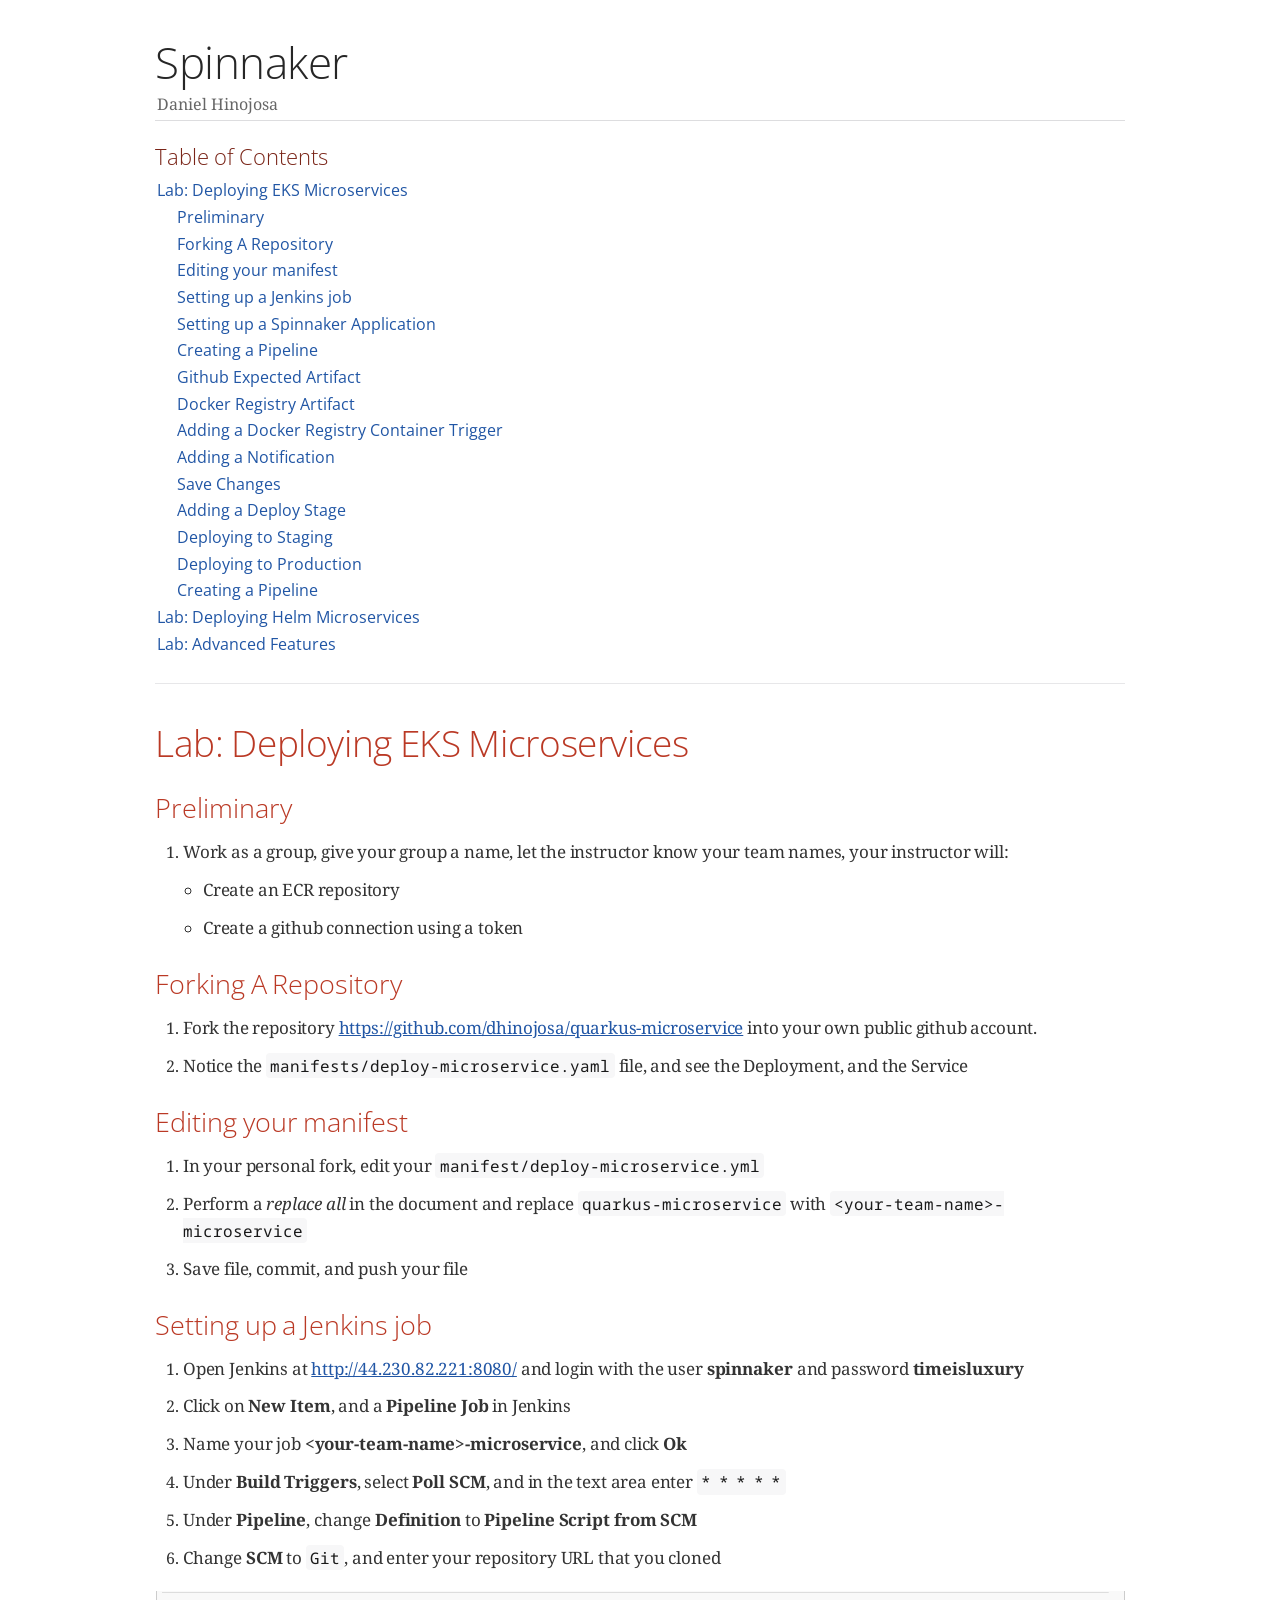
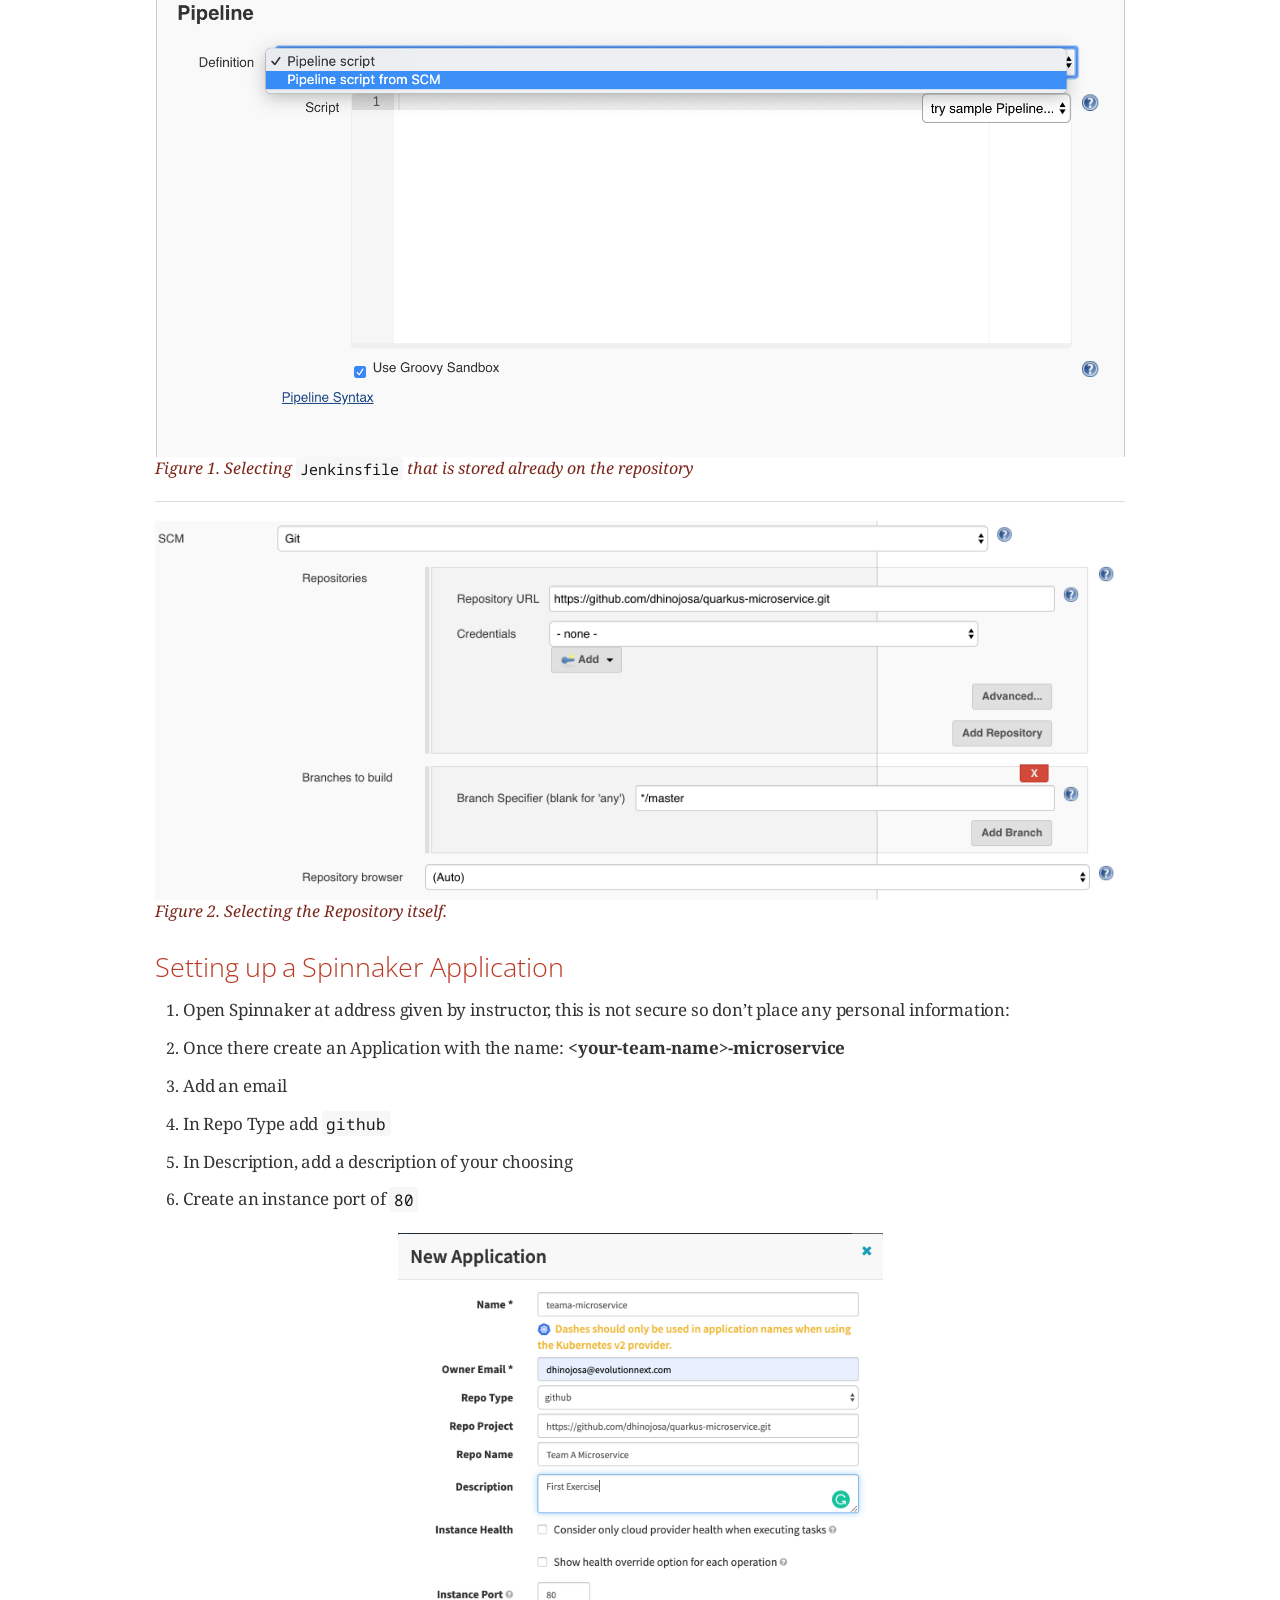
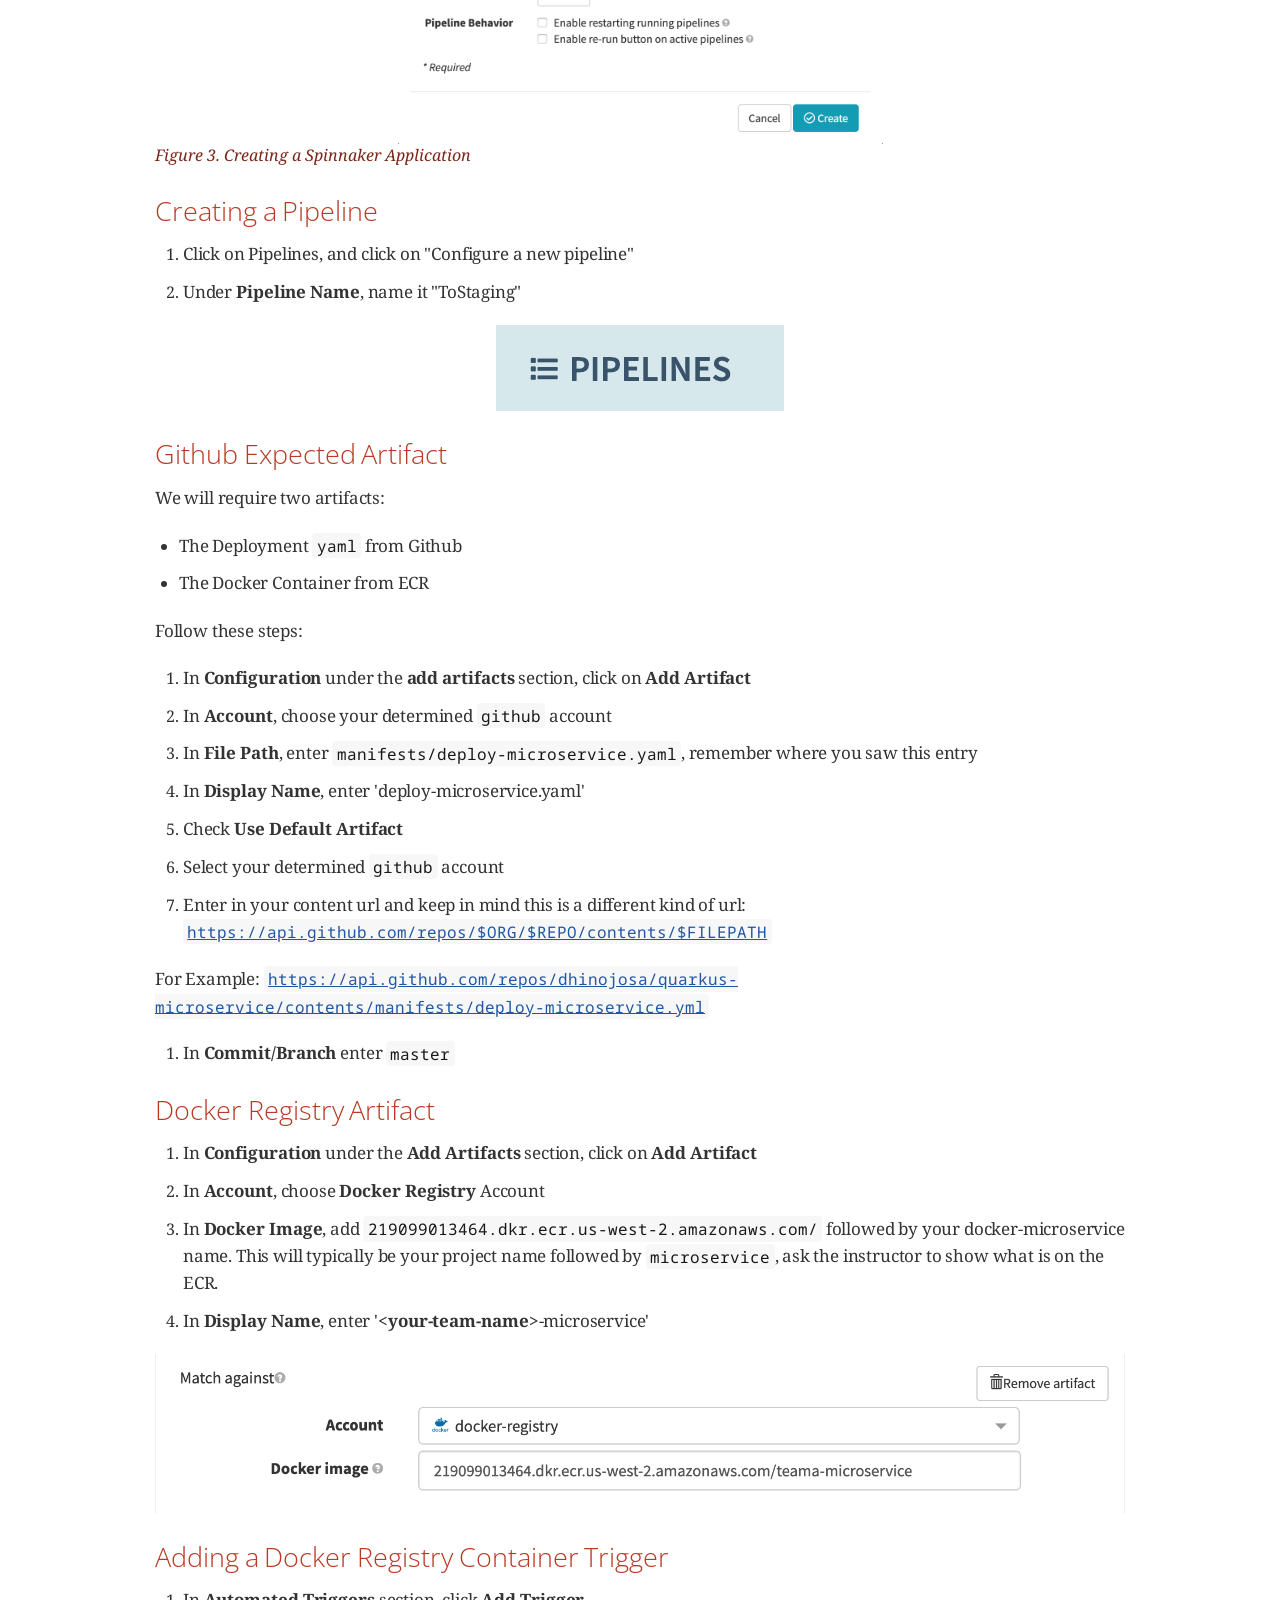
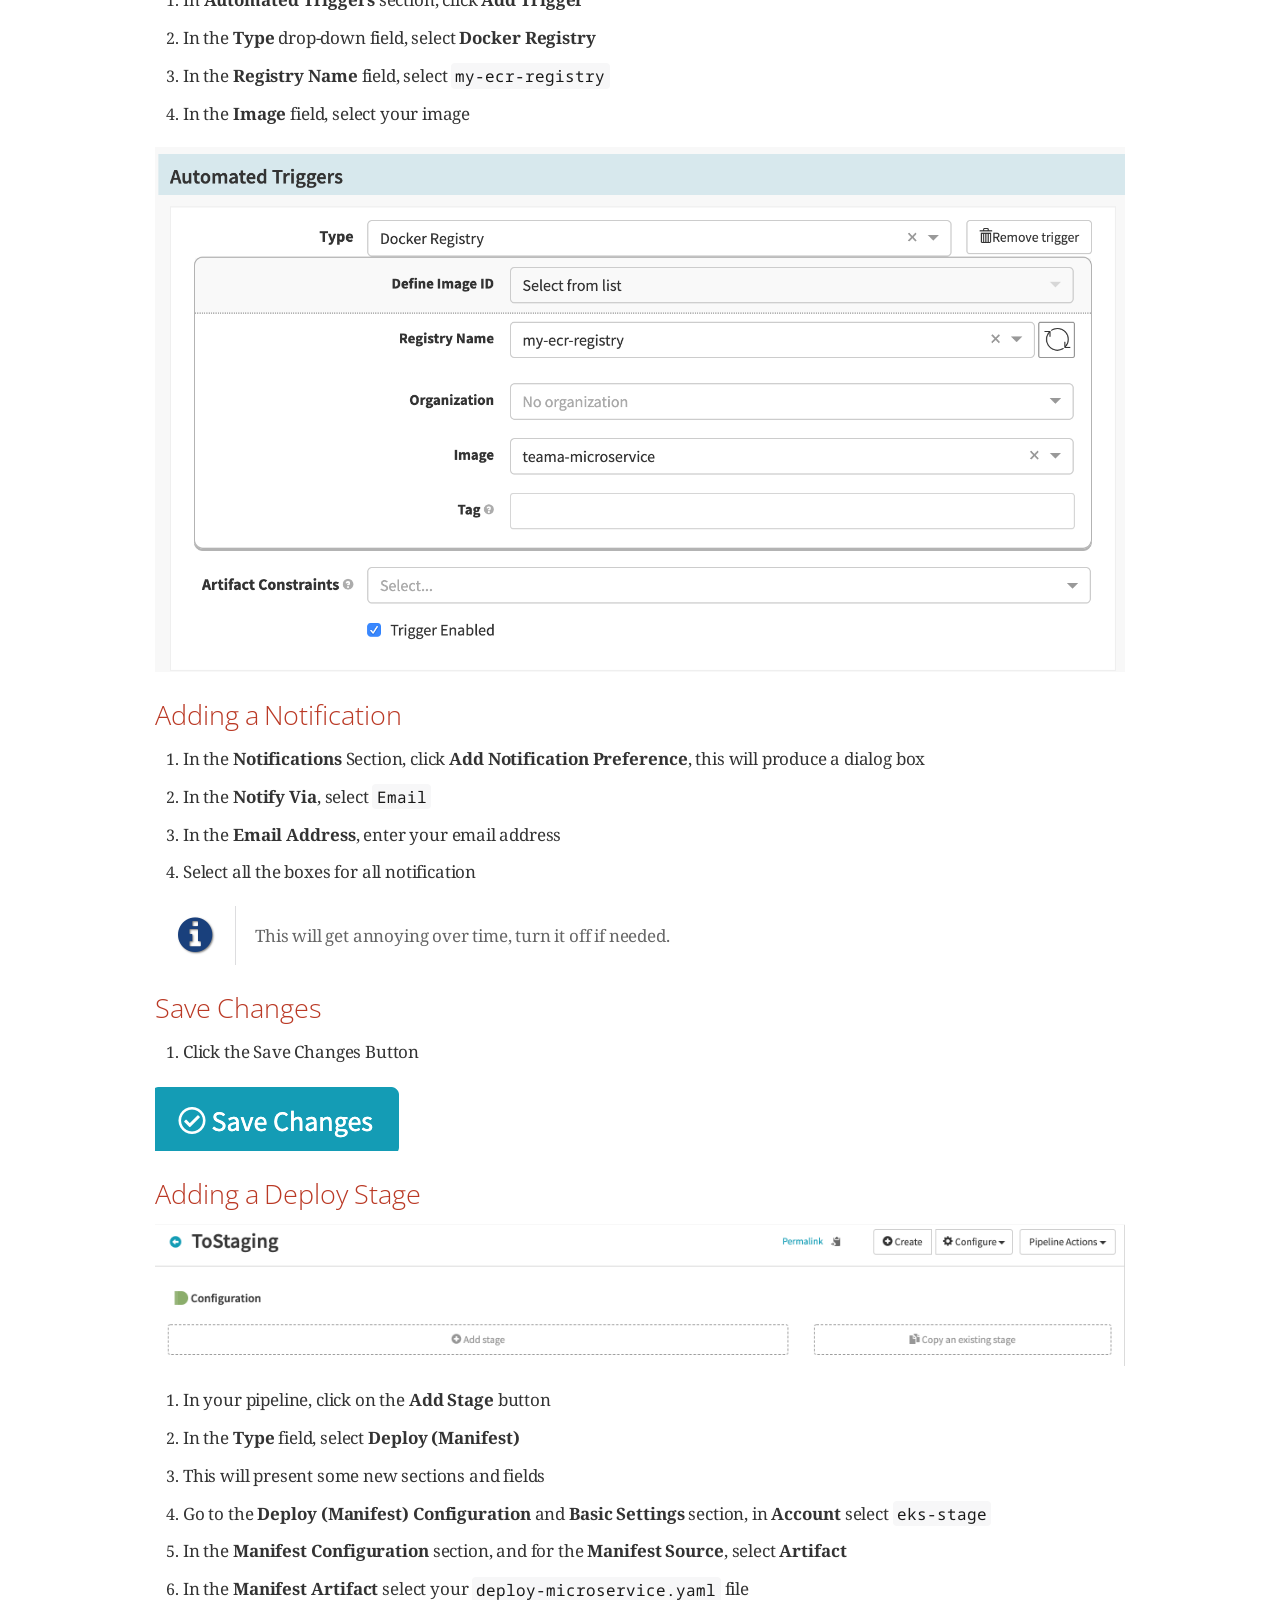
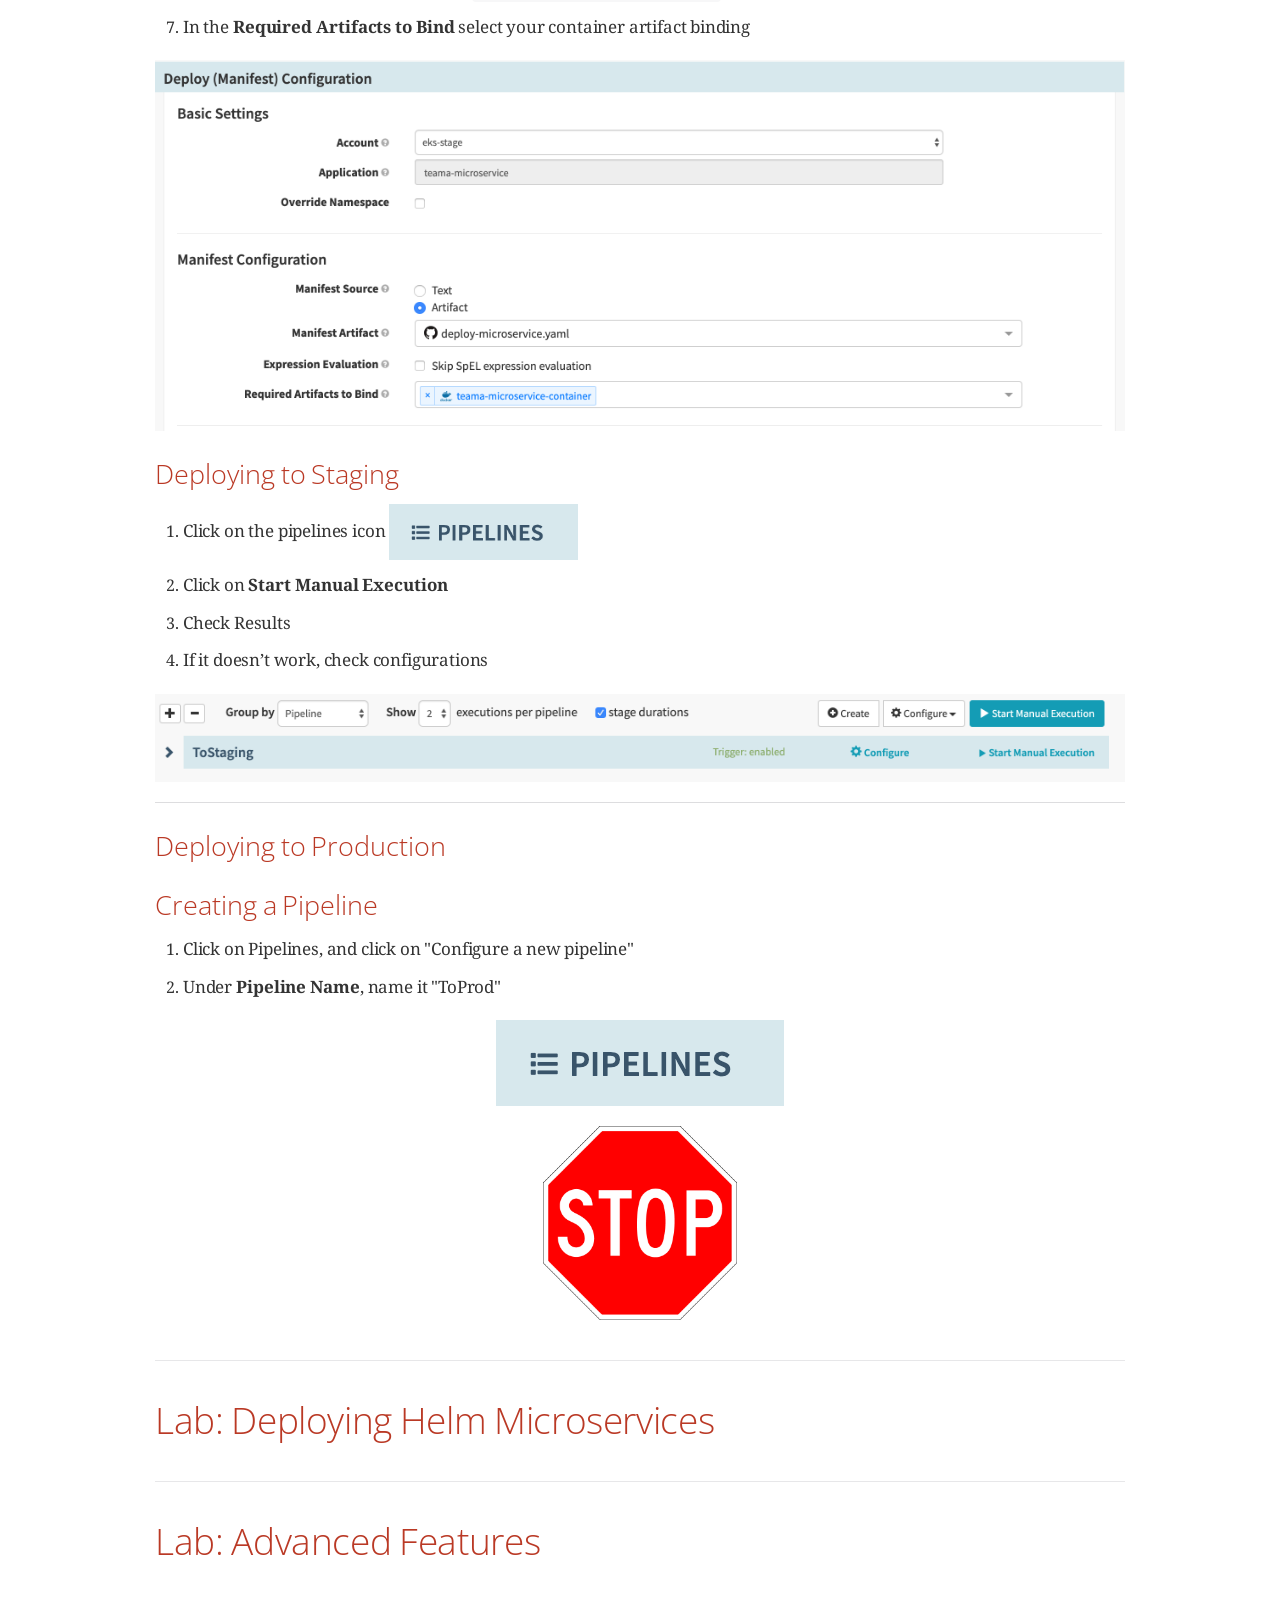
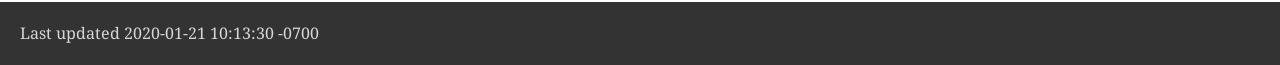
<file: labs.html>
<!DOCTYPE html>
<html lang="en">
<head>
<meta charset="UTF-8">
<meta http-equiv="X-UA-Compatible" content="IE=edge">
<meta name="viewport" content="width=device-width, initial-scale=1.0">
<meta name="generator" content="Asciidoctor 2.0.10">
<meta name="author" content="Daniel Hinojosa">
<title>Spinnaker</title>
<link rel="stylesheet" href="https://fonts.googleapis.com/css?family=Open+Sans:300,300italic,400,400italic,600,600italic%7CNoto+Serif:400,400italic,700,700italic%7CDroid+Sans+Mono:400,700">
<style>
/* Asciidoctor default stylesheet | MIT License | https://asciidoctor.org */
/* Uncomment @import statement to use as custom stylesheet */
/*@import "https://fonts.googleapis.com/css?family=Open+Sans:300,300italic,400,400italic,600,600italic%7CNoto+Serif:400,400italic,700,700italic%7CDroid+Sans+Mono:400,700";*/
article,aside,details,figcaption,figure,footer,header,hgroup,main,nav,section{display:block}
audio,video{display:inline-block}
audio:not([controls]){display:none;height:0}
html{font-family:sans-serif;-ms-text-size-adjust:100%;-webkit-text-size-adjust:100%}
a{background:none}
a:focus{outline:thin dotted}
a:active,a:hover{outline:0}
h1{font-size:2em;margin:.67em 0}
abbr[title]{border-bottom:1px dotted}
b,strong{font-weight:bold}
dfn{font-style:italic}
hr{-moz-box-sizing:content-box;box-sizing:content-box;height:0}
mark{background:#ff0;color:#000}
code,kbd,pre,samp{font-family:monospace;font-size:1em}
pre{white-space:pre-wrap}
q{quotes:"\201C" "\201D" "\2018" "\2019"}
small{font-size:80%}
sub,sup{font-size:75%;line-height:0;position:relative;vertical-align:baseline}
sup{top:-.5em}
sub{bottom:-.25em}
img{border:0}
svg:not(:root){overflow:hidden}
figure{margin:0}
fieldset{border:1px solid silver;margin:0 2px;padding:.35em .625em .75em}
legend{border:0;padding:0}
button,input,select,textarea{font-family:inherit;font-size:100%;margin:0}
button,input{line-height:normal}
button,select{text-transform:none}
button,html input[type="button"],input[type="reset"],input[type="submit"]{-webkit-appearance:button;cursor:pointer}
button[disabled],html input[disabled]{cursor:default}
input[type="checkbox"],input[type="radio"]{box-sizing:border-box;padding:0}
button::-moz-focus-inner,input::-moz-focus-inner{border:0;padding:0}
textarea{overflow:auto;vertical-align:top}
table{border-collapse:collapse;border-spacing:0}
*,*::before,*::after{-moz-box-sizing:border-box;-webkit-box-sizing:border-box;box-sizing:border-box}
html,body{font-size:100%}
body{background:#fff;color:rgba(0,0,0,.8);padding:0;margin:0;font-family:"Noto Serif","DejaVu Serif",serif;font-weight:400;font-style:normal;line-height:1;position:relative;cursor:auto;tab-size:4;-moz-osx-font-smoothing:grayscale;-webkit-font-smoothing:antialiased}
a:hover{cursor:pointer}
img,object,embed{max-width:100%;height:auto}
object,embed{height:100%}
img{-ms-interpolation-mode:bicubic}
.left{float:left!important}
.right{float:right!important}
.text-left{text-align:left!important}
.text-right{text-align:right!important}
.text-center{text-align:center!important}
.text-justify{text-align:justify!important}
.hide{display:none}
img,object,svg{display:inline-block;vertical-align:middle}
textarea{height:auto;min-height:50px}
select{width:100%}
.center{margin-left:auto;margin-right:auto}
.stretch{width:100%}
.subheader,.admonitionblock td.content>.title,.audioblock>.title,.exampleblock>.title,.imageblock>.title,.listingblock>.title,.literalblock>.title,.stemblock>.title,.openblock>.title,.paragraph>.title,.quoteblock>.title,table.tableblock>.title,.verseblock>.title,.videoblock>.title,.dlist>.title,.olist>.title,.ulist>.title,.qlist>.title,.hdlist>.title{line-height:1.45;color:#7a2518;font-weight:400;margin-top:0;margin-bottom:.25em}
div,dl,dt,dd,ul,ol,li,h1,h2,h3,#toctitle,.sidebarblock>.content>.title,h4,h5,h6,pre,form,p,blockquote,th,td{margin:0;padding:0;direction:ltr}
a{color:#2156a5;text-decoration:underline;line-height:inherit}
a:hover,a:focus{color:#1d4b8f}
a img{border:0}
p{font-family:inherit;font-weight:400;font-size:1em;line-height:1.6;margin-bottom:1.25em;text-rendering:optimizeLegibility}
p aside{font-size:.875em;line-height:1.35;font-style:italic}
h1,h2,h3,#toctitle,.sidebarblock>.content>.title,h4,h5,h6{font-family:"Open Sans","DejaVu Sans",sans-serif;font-weight:300;font-style:normal;color:#ba3925;text-rendering:optimizeLegibility;margin-top:1em;margin-bottom:.5em;line-height:1.0125em}
h1 small,h2 small,h3 small,#toctitle small,.sidebarblock>.content>.title small,h4 small,h5 small,h6 small{font-size:60%;color:#e99b8f;line-height:0}
h1{font-size:2.125em}
h2{font-size:1.6875em}
h3,#toctitle,.sidebarblock>.content>.title{font-size:1.375em}
h4,h5{font-size:1.125em}
h6{font-size:1em}
hr{border:solid #dddddf;border-width:1px 0 0;clear:both;margin:1.25em 0 1.1875em;height:0}
em,i{font-style:italic;line-height:inherit}
strong,b{font-weight:bold;line-height:inherit}
small{font-size:60%;line-height:inherit}
code{font-family:"Droid Sans Mono","DejaVu Sans Mono",monospace;font-weight:400;color:rgba(0,0,0,.9)}
ul,ol,dl{font-size:1em;line-height:1.6;margin-bottom:1.25em;list-style-position:outside;font-family:inherit}
ul,ol{margin-left:1.5em}
ul li ul,ul li ol{margin-left:1.25em;margin-bottom:0;font-size:1em}
ul.square li ul,ul.circle li ul,ul.disc li ul{list-style:inherit}
ul.square{list-style-type:square}
ul.circle{list-style-type:circle}
ul.disc{list-style-type:disc}
ol li ul,ol li ol{margin-left:1.25em;margin-bottom:0}
dl dt{margin-bottom:.3125em;font-weight:bold}
dl dd{margin-bottom:1.25em}
abbr,acronym{text-transform:uppercase;font-size:90%;color:rgba(0,0,0,.8);border-bottom:1px dotted #ddd;cursor:help}
abbr{text-transform:none}
blockquote{margin:0 0 1.25em;padding:.5625em 1.25em 0 1.1875em;border-left:1px solid #ddd}
blockquote cite{display:block;font-size:.9375em;color:rgba(0,0,0,.6)}
blockquote cite::before{content:"\2014 \0020"}
blockquote cite a,blockquote cite a:visited{color:rgba(0,0,0,.6)}
blockquote,blockquote p{line-height:1.6;color:rgba(0,0,0,.85)}
@media screen and (min-width:768px){h1,h2,h3,#toctitle,.sidebarblock>.content>.title,h4,h5,h6{line-height:1.2}
h1{font-size:2.75em}
h2{font-size:2.3125em}
h3,#toctitle,.sidebarblock>.content>.title{font-size:1.6875em}
h4{font-size:1.4375em}}
table{background:#fff;margin-bottom:1.25em;border:solid 1px #dedede}
table thead,table tfoot{background:#f7f8f7}
table thead tr th,table thead tr td,table tfoot tr th,table tfoot tr td{padding:.5em .625em .625em;font-size:inherit;color:rgba(0,0,0,.8);text-align:left}
table tr th,table tr td{padding:.5625em .625em;font-size:inherit;color:rgba(0,0,0,.8)}
table tr.even,table tr.alt{background:#f8f8f7}
table thead tr th,table tfoot tr th,table tbody tr td,table tr td,table tfoot tr td{display:table-cell;line-height:1.6}
h1,h2,h3,#toctitle,.sidebarblock>.content>.title,h4,h5,h6{line-height:1.2;word-spacing:-.05em}
h1 strong,h2 strong,h3 strong,#toctitle strong,.sidebarblock>.content>.title strong,h4 strong,h5 strong,h6 strong{font-weight:400}
.clearfix::before,.clearfix::after,.float-group::before,.float-group::after{content:" ";display:table}
.clearfix::after,.float-group::after{clear:both}
:not(pre):not([class^=L])>code{font-size:.9375em;font-style:normal!important;letter-spacing:0;padding:.1em .5ex;word-spacing:-.15em;background:#f7f7f8;-webkit-border-radius:4px;border-radius:4px;line-height:1.45;text-rendering:optimizeSpeed;word-wrap:break-word}
:not(pre)>code.nobreak{word-wrap:normal}
:not(pre)>code.nowrap{white-space:nowrap}
pre{color:rgba(0,0,0,.9);font-family:"Droid Sans Mono","DejaVu Sans Mono",monospace;line-height:1.45;text-rendering:optimizeSpeed}
pre code,pre pre{color:inherit;font-size:inherit;line-height:inherit}
pre>code{display:block}
pre.nowrap,pre.nowrap pre{white-space:pre;word-wrap:normal}
em em{font-style:normal}
strong strong{font-weight:400}
.keyseq{color:rgba(51,51,51,.8)}
kbd{font-family:"Droid Sans Mono","DejaVu Sans Mono",monospace;display:inline-block;color:rgba(0,0,0,.8);font-size:.65em;line-height:1.45;background:#f7f7f7;border:1px solid #ccc;-webkit-border-radius:3px;border-radius:3px;-webkit-box-shadow:0 1px 0 rgba(0,0,0,.2),0 0 0 .1em white inset;box-shadow:0 1px 0 rgba(0,0,0,.2),0 0 0 .1em #fff inset;margin:0 .15em;padding:.2em .5em;vertical-align:middle;position:relative;top:-.1em;white-space:nowrap}
.keyseq kbd:first-child{margin-left:0}
.keyseq kbd:last-child{margin-right:0}
.menuseq,.menuref{color:#000}
.menuseq b:not(.caret),.menuref{font-weight:inherit}
.menuseq{word-spacing:-.02em}
.menuseq b.caret{font-size:1.25em;line-height:.8}
.menuseq i.caret{font-weight:bold;text-align:center;width:.45em}
b.button::before,b.button::after{position:relative;top:-1px;font-weight:400}
b.button::before{content:"[";padding:0 3px 0 2px}
b.button::after{content:"]";padding:0 2px 0 3px}
p a>code:hover{color:rgba(0,0,0,.9)}
#header,#content,#footnotes,#footer{width:100%;margin-left:auto;margin-right:auto;margin-top:0;margin-bottom:0;max-width:62.5em;*zoom:1;position:relative;padding-left:.9375em;padding-right:.9375em}
#header::before,#header::after,#content::before,#content::after,#footnotes::before,#footnotes::after,#footer::before,#footer::after{content:" ";display:table}
#header::after,#content::after,#footnotes::after,#footer::after{clear:both}
#content{margin-top:1.25em}
#content::before{content:none}
#header>h1:first-child{color:rgba(0,0,0,.85);margin-top:2.25rem;margin-bottom:0}
#header>h1:first-child+#toc{margin-top:8px;border-top:1px solid #dddddf}
#header>h1:only-child,body.toc2 #header>h1:nth-last-child(2){border-bottom:1px solid #dddddf;padding-bottom:8px}
#header .details{border-bottom:1px solid #dddddf;line-height:1.45;padding-top:.25em;padding-bottom:.25em;padding-left:.25em;color:rgba(0,0,0,.6);display:-ms-flexbox;display:-webkit-flex;display:flex;-ms-flex-flow:row wrap;-webkit-flex-flow:row wrap;flex-flow:row wrap}
#header .details span:first-child{margin-left:-.125em}
#header .details span.email a{color:rgba(0,0,0,.85)}
#header .details br{display:none}
#header .details br+span::before{content:"\00a0\2013\00a0"}
#header .details br+span.author::before{content:"\00a0\22c5\00a0";color:rgba(0,0,0,.85)}
#header .details br+span#revremark::before{content:"\00a0|\00a0"}
#header #revnumber{text-transform:capitalize}
#header #revnumber::after{content:"\00a0"}
#content>h1:first-child:not([class]){color:rgba(0,0,0,.85);border-bottom:1px solid #dddddf;padding-bottom:8px;margin-top:0;padding-top:1rem;margin-bottom:1.25rem}
#toc{border-bottom:1px solid #e7e7e9;padding-bottom:.5em}
#toc>ul{margin-left:.125em}
#toc ul.sectlevel0>li>a{font-style:italic}
#toc ul.sectlevel0 ul.sectlevel1{margin:.5em 0}
#toc ul{font-family:"Open Sans","DejaVu Sans",sans-serif;list-style-type:none}
#toc li{line-height:1.3334;margin-top:.3334em}
#toc a{text-decoration:none}
#toc a:active{text-decoration:underline}
#toctitle{color:#7a2518;font-size:1.2em}
@media screen and (min-width:768px){#toctitle{font-size:1.375em}
body.toc2{padding-left:15em;padding-right:0}
#toc.toc2{margin-top:0!important;background:#f8f8f7;position:fixed;width:15em;left:0;top:0;border-right:1px solid #e7e7e9;border-top-width:0!important;border-bottom-width:0!important;z-index:1000;padding:1.25em 1em;height:100%;overflow:auto}
#toc.toc2 #toctitle{margin-top:0;margin-bottom:.8rem;font-size:1.2em}
#toc.toc2>ul{font-size:.9em;margin-bottom:0}
#toc.toc2 ul ul{margin-left:0;padding-left:1em}
#toc.toc2 ul.sectlevel0 ul.sectlevel1{padding-left:0;margin-top:.5em;margin-bottom:.5em}
body.toc2.toc-right{padding-left:0;padding-right:15em}
body.toc2.toc-right #toc.toc2{border-right-width:0;border-left:1px solid #e7e7e9;left:auto;right:0}}
@media screen and (min-width:1280px){body.toc2{padding-left:20em;padding-right:0}
#toc.toc2{width:20em}
#toc.toc2 #toctitle{font-size:1.375em}
#toc.toc2>ul{font-size:.95em}
#toc.toc2 ul ul{padding-left:1.25em}
body.toc2.toc-right{padding-left:0;padding-right:20em}}
#content #toc{border-style:solid;border-width:1px;border-color:#e0e0dc;margin-bottom:1.25em;padding:1.25em;background:#f8f8f7;-webkit-border-radius:4px;border-radius:4px}
#content #toc>:first-child{margin-top:0}
#content #toc>:last-child{margin-bottom:0}
#footer{max-width:100%;background:rgba(0,0,0,.8);padding:1.25em}
#footer-text{color:rgba(255,255,255,.8);line-height:1.44}
#content{margin-bottom:.625em}
.sect1{padding-bottom:.625em}
@media screen and (min-width:768px){#content{margin-bottom:1.25em}
.sect1{padding-bottom:1.25em}}
.sect1:last-child{padding-bottom:0}
.sect1+.sect1{border-top:1px solid #e7e7e9}
#content h1>a.anchor,h2>a.anchor,h3>a.anchor,#toctitle>a.anchor,.sidebarblock>.content>.title>a.anchor,h4>a.anchor,h5>a.anchor,h6>a.anchor{position:absolute;z-index:1001;width:1.5ex;margin-left:-1.5ex;display:block;text-decoration:none!important;visibility:hidden;text-align:center;font-weight:400}
#content h1>a.anchor::before,h2>a.anchor::before,h3>a.anchor::before,#toctitle>a.anchor::before,.sidebarblock>.content>.title>a.anchor::before,h4>a.anchor::before,h5>a.anchor::before,h6>a.anchor::before{content:"\00A7";font-size:.85em;display:block;padding-top:.1em}
#content h1:hover>a.anchor,#content h1>a.anchor:hover,h2:hover>a.anchor,h2>a.anchor:hover,h3:hover>a.anchor,#toctitle:hover>a.anchor,.sidebarblock>.content>.title:hover>a.anchor,h3>a.anchor:hover,#toctitle>a.anchor:hover,.sidebarblock>.content>.title>a.anchor:hover,h4:hover>a.anchor,h4>a.anchor:hover,h5:hover>a.anchor,h5>a.anchor:hover,h6:hover>a.anchor,h6>a.anchor:hover{visibility:visible}
#content h1>a.link,h2>a.link,h3>a.link,#toctitle>a.link,.sidebarblock>.content>.title>a.link,h4>a.link,h5>a.link,h6>a.link{color:#ba3925;text-decoration:none}
#content h1>a.link:hover,h2>a.link:hover,h3>a.link:hover,#toctitle>a.link:hover,.sidebarblock>.content>.title>a.link:hover,h4>a.link:hover,h5>a.link:hover,h6>a.link:hover{color:#a53221}
details,.audioblock,.imageblock,.literalblock,.listingblock,.stemblock,.videoblock{margin-bottom:1.25em}
details>summary:first-of-type{cursor:pointer;display:list-item;outline:none;margin-bottom:.75em}
.admonitionblock td.content>.title,.audioblock>.title,.exampleblock>.title,.imageblock>.title,.listingblock>.title,.literalblock>.title,.stemblock>.title,.openblock>.title,.paragraph>.title,.quoteblock>.title,table.tableblock>.title,.verseblock>.title,.videoblock>.title,.dlist>.title,.olist>.title,.ulist>.title,.qlist>.title,.hdlist>.title{text-rendering:optimizeLegibility;text-align:left;font-family:"Noto Serif","DejaVu Serif",serif;font-size:1rem;font-style:italic}
table.tableblock.fit-content>caption.title{white-space:nowrap;width:0}
.paragraph.lead>p,#preamble>.sectionbody>[class="paragraph"]:first-of-type p{font-size:1.21875em;line-height:1.6;color:rgba(0,0,0,.85)}
table.tableblock #preamble>.sectionbody>[class="paragraph"]:first-of-type p{font-size:inherit}
.admonitionblock>table{border-collapse:separate;border:0;background:none;width:100%}
.admonitionblock>table td.icon{text-align:center;width:80px}
.admonitionblock>table td.icon img{max-width:none}
.admonitionblock>table td.icon .title{font-weight:bold;font-family:"Open Sans","DejaVu Sans",sans-serif;text-transform:uppercase}
.admonitionblock>table td.content{padding-left:1.125em;padding-right:1.25em;border-left:1px solid #dddddf;color:rgba(0,0,0,.6)}
.admonitionblock>table td.content>:last-child>:last-child{margin-bottom:0}
.exampleblock>.content{border-style:solid;border-width:1px;border-color:#e6e6e6;margin-bottom:1.25em;padding:1.25em;background:#fff;-webkit-border-radius:4px;border-radius:4px}
.exampleblock>.content>:first-child{margin-top:0}
.exampleblock>.content>:last-child{margin-bottom:0}
.sidebarblock{border-style:solid;border-width:1px;border-color:#dbdbd6;margin-bottom:1.25em;padding:1.25em;background:#f3f3f2;-webkit-border-radius:4px;border-radius:4px}
.sidebarblock>:first-child{margin-top:0}
.sidebarblock>:last-child{margin-bottom:0}
.sidebarblock>.content>.title{color:#7a2518;margin-top:0;text-align:center}
.exampleblock>.content>:last-child>:last-child,.exampleblock>.content .olist>ol>li:last-child>:last-child,.exampleblock>.content .ulist>ul>li:last-child>:last-child,.exampleblock>.content .qlist>ol>li:last-child>:last-child,.sidebarblock>.content>:last-child>:last-child,.sidebarblock>.content .olist>ol>li:last-child>:last-child,.sidebarblock>.content .ulist>ul>li:last-child>:last-child,.sidebarblock>.content .qlist>ol>li:last-child>:last-child{margin-bottom:0}
.literalblock pre,.listingblock>.content>pre{-webkit-border-radius:4px;border-radius:4px;word-wrap:break-word;overflow-x:auto;padding:1em;font-size:.8125em}
@media screen and (min-width:768px){.literalblock pre,.listingblock>.content>pre{font-size:.90625em}}
@media screen and (min-width:1280px){.literalblock pre,.listingblock>.content>pre{font-size:1em}}
.literalblock pre,.listingblock>.content>pre:not(.highlight),.listingblock>.content>pre[class="highlight"],.listingblock>.content>pre[class^="highlight "]{background:#f7f7f8}
.literalblock.output pre{color:#f7f7f8;background:rgba(0,0,0,.9)}
.listingblock>.content{position:relative}
.listingblock code[data-lang]::before{display:none;content:attr(data-lang);position:absolute;font-size:.75em;top:.425rem;right:.5rem;line-height:1;text-transform:uppercase;color:inherit;opacity:.5}
.listingblock:hover code[data-lang]::before{display:block}
.listingblock.terminal pre .command::before{content:attr(data-prompt);padding-right:.5em;color:inherit;opacity:.5}
.listingblock.terminal pre .command:not([data-prompt])::before{content:"$"}
.listingblock pre.highlightjs{padding:0}
.listingblock pre.highlightjs>code{padding:1em;-webkit-border-radius:4px;border-radius:4px}
.listingblock pre.prettyprint{border-width:0}
.prettyprint{background:#f7f7f8}
pre.prettyprint .linenums{line-height:1.45;margin-left:2em}
pre.prettyprint li{background:none;list-style-type:inherit;padding-left:0}
pre.prettyprint li code[data-lang]::before{opacity:1}
pre.prettyprint li:not(:first-child) code[data-lang]::before{display:none}
table.linenotable{border-collapse:separate;border:0;margin-bottom:0;background:none}
table.linenotable td[class]{color:inherit;vertical-align:top;padding:0;line-height:inherit;white-space:normal}
table.linenotable td.code{padding-left:.75em}
table.linenotable td.linenos{border-right:1px solid currentColor;opacity:.35;padding-right:.5em}
pre.pygments .lineno{border-right:1px solid currentColor;opacity:.35;display:inline-block;margin-right:.75em}
pre.pygments .lineno::before{content:"";margin-right:-.125em}
.quoteblock{margin:0 1em 1.25em 1.5em;display:table}
.quoteblock:not(.excerpt)>.title{margin-left:-1.5em;margin-bottom:.75em}
.quoteblock blockquote,.quoteblock p{color:rgba(0,0,0,.85);font-size:1.15rem;line-height:1.75;word-spacing:.1em;letter-spacing:0;font-style:italic;text-align:justify}
.quoteblock blockquote{margin:0;padding:0;border:0}
.quoteblock blockquote::before{content:"\201c";float:left;font-size:2.75em;font-weight:bold;line-height:.6em;margin-left:-.6em;color:#7a2518;text-shadow:0 1px 2px rgba(0,0,0,.1)}
.quoteblock blockquote>.paragraph:last-child p{margin-bottom:0}
.quoteblock .attribution{margin-top:.75em;margin-right:.5ex;text-align:right}
.verseblock{margin:0 1em 1.25em}
.verseblock pre{font-family:"Open Sans","DejaVu Sans",sans;font-size:1.15rem;color:rgba(0,0,0,.85);font-weight:300;text-rendering:optimizeLegibility}
.verseblock pre strong{font-weight:400}
.verseblock .attribution{margin-top:1.25rem;margin-left:.5ex}
.quoteblock .attribution,.verseblock .attribution{font-size:.9375em;line-height:1.45;font-style:italic}
.quoteblock .attribution br,.verseblock .attribution br{display:none}
.quoteblock .attribution cite,.verseblock .attribution cite{display:block;letter-spacing:-.025em;color:rgba(0,0,0,.6)}
.quoteblock.abstract blockquote::before,.quoteblock.excerpt blockquote::before,.quoteblock .quoteblock blockquote::before{display:none}
.quoteblock.abstract blockquote,.quoteblock.abstract p,.quoteblock.excerpt blockquote,.quoteblock.excerpt p,.quoteblock .quoteblock blockquote,.quoteblock .quoteblock p{line-height:1.6;word-spacing:0}
.quoteblock.abstract{margin:0 1em 1.25em;display:block}
.quoteblock.abstract>.title{margin:0 0 .375em;font-size:1.15em;text-align:center}
.quoteblock.excerpt>blockquote,.quoteblock .quoteblock{padding:0 0 .25em 1em;border-left:.25em solid #dddddf}
.quoteblock.excerpt,.quoteblock .quoteblock{margin-left:0}
.quoteblock.excerpt blockquote,.quoteblock.excerpt p,.quoteblock .quoteblock blockquote,.quoteblock .quoteblock p{color:inherit;font-size:1.0625rem}
.quoteblock.excerpt .attribution,.quoteblock .quoteblock .attribution{color:inherit;text-align:left;margin-right:0}
table.tableblock{max-width:100%;border-collapse:separate}
p.tableblock:last-child{margin-bottom:0}
td.tableblock>.content>:last-child{margin-bottom:-1.25em}
td.tableblock>.content>:last-child.sidebarblock{margin-bottom:0}
table.tableblock,th.tableblock,td.tableblock{border:0 solid #dedede}
table.grid-all>thead>tr>.tableblock,table.grid-all>tbody>tr>.tableblock{border-width:0 1px 1px 0}
table.grid-all>tfoot>tr>.tableblock{border-width:1px 1px 0 0}
table.grid-cols>*>tr>.tableblock{border-width:0 1px 0 0}
table.grid-rows>thead>tr>.tableblock,table.grid-rows>tbody>tr>.tableblock{border-width:0 0 1px}
table.grid-rows>tfoot>tr>.tableblock{border-width:1px 0 0}
table.grid-all>*>tr>.tableblock:last-child,table.grid-cols>*>tr>.tableblock:last-child{border-right-width:0}
table.grid-all>tbody>tr:last-child>.tableblock,table.grid-all>thead:last-child>tr>.tableblock,table.grid-rows>tbody>tr:last-child>.tableblock,table.grid-rows>thead:last-child>tr>.tableblock{border-bottom-width:0}
table.frame-all{border-width:1px}
table.frame-sides{border-width:0 1px}
table.frame-topbot,table.frame-ends{border-width:1px 0}
table.stripes-all tr,table.stripes-odd tr:nth-of-type(odd),table.stripes-even tr:nth-of-type(even),table.stripes-hover tr:hover{background:#f8f8f7}
th.halign-left,td.halign-left{text-align:left}
th.halign-right,td.halign-right{text-align:right}
th.halign-center,td.halign-center{text-align:center}
th.valign-top,td.valign-top{vertical-align:top}
th.valign-bottom,td.valign-bottom{vertical-align:bottom}
th.valign-middle,td.valign-middle{vertical-align:middle}
table thead th,table tfoot th{font-weight:bold}
tbody tr th{display:table-cell;line-height:1.6;background:#f7f8f7}
tbody tr th,tbody tr th p,tfoot tr th,tfoot tr th p{color:rgba(0,0,0,.8);font-weight:bold}
p.tableblock>code:only-child{background:none;padding:0}
p.tableblock{font-size:1em}
ol{margin-left:1.75em}
ul li ol{margin-left:1.5em}
dl dd{margin-left:1.125em}
dl dd:last-child,dl dd:last-child>:last-child{margin-bottom:0}
ol>li p,ul>li p,ul dd,ol dd,.olist .olist,.ulist .ulist,.ulist .olist,.olist .ulist{margin-bottom:.625em}
ul.checklist,ul.none,ol.none,ul.no-bullet,ol.no-bullet,ol.unnumbered,ul.unstyled,ol.unstyled{list-style-type:none}
ul.no-bullet,ol.no-bullet,ol.unnumbered{margin-left:.625em}
ul.unstyled,ol.unstyled{margin-left:0}
ul.checklist{margin-left:.625em}
ul.checklist li>p:first-child>.fa-square-o:first-child,ul.checklist li>p:first-child>.fa-check-square-o:first-child{width:1.25em;font-size:.8em;position:relative;bottom:.125em}
ul.checklist li>p:first-child>input[type="checkbox"]:first-child{margin-right:.25em}
ul.inline{display:-ms-flexbox;display:-webkit-box;display:flex;-ms-flex-flow:row wrap;-webkit-flex-flow:row wrap;flex-flow:row wrap;list-style:none;margin:0 0 .625em -1.25em}
ul.inline>li{margin-left:1.25em}
.unstyled dl dt{font-weight:400;font-style:normal}
ol.arabic{list-style-type:decimal}
ol.decimal{list-style-type:decimal-leading-zero}
ol.loweralpha{list-style-type:lower-alpha}
ol.upperalpha{list-style-type:upper-alpha}
ol.lowerroman{list-style-type:lower-roman}
ol.upperroman{list-style-type:upper-roman}
ol.lowergreek{list-style-type:lower-greek}
.hdlist>table,.colist>table{border:0;background:none}
.hdlist>table>tbody>tr,.colist>table>tbody>tr{background:none}
td.hdlist1,td.hdlist2{vertical-align:top;padding:0 .625em}
td.hdlist1{font-weight:bold;padding-bottom:1.25em}
.literalblock+.colist,.listingblock+.colist{margin-top:-.5em}
.colist td:not([class]):first-child{padding:.4em .75em 0;line-height:1;vertical-align:top}
.colist td:not([class]):first-child img{max-width:none}
.colist td:not([class]):last-child{padding:.25em 0}
.thumb,.th{line-height:0;display:inline-block;border:solid 4px #fff;-webkit-box-shadow:0 0 0 1px #ddd;box-shadow:0 0 0 1px #ddd}
.imageblock.left{margin:.25em .625em 1.25em 0}
.imageblock.right{margin:.25em 0 1.25em .625em}
.imageblock>.title{margin-bottom:0}
.imageblock.thumb,.imageblock.th{border-width:6px}
.imageblock.thumb>.title,.imageblock.th>.title{padding:0 .125em}
.image.left,.image.right{margin-top:.25em;margin-bottom:.25em;display:inline-block;line-height:0}
.image.left{margin-right:.625em}
.image.right{margin-left:.625em}
a.image{text-decoration:none;display:inline-block}
a.image object{pointer-events:none}
sup.footnote,sup.footnoteref{font-size:.875em;position:static;vertical-align:super}
sup.footnote a,sup.footnoteref a{text-decoration:none}
sup.footnote a:active,sup.footnoteref a:active{text-decoration:underline}
#footnotes{padding-top:.75em;padding-bottom:.75em;margin-bottom:.625em}
#footnotes hr{width:20%;min-width:6.25em;margin:-.25em 0 .75em;border-width:1px 0 0}
#footnotes .footnote{padding:0 .375em 0 .225em;line-height:1.3334;font-size:.875em;margin-left:1.2em;margin-bottom:.2em}
#footnotes .footnote a:first-of-type{font-weight:bold;text-decoration:none;margin-left:-1.05em}
#footnotes .footnote:last-of-type{margin-bottom:0}
#content #footnotes{margin-top:-.625em;margin-bottom:0;padding:.75em 0}
.gist .file-data>table{border:0;background:#fff;width:100%;margin-bottom:0}
.gist .file-data>table td.line-data{width:99%}
div.unbreakable{page-break-inside:avoid}
.big{font-size:larger}
.small{font-size:smaller}
.underline{text-decoration:underline}
.overline{text-decoration:overline}
.line-through{text-decoration:line-through}
.aqua{color:#00bfbf}
.aqua-background{background:#00fafa}
.black{color:#000}
.black-background{background:#000}
.blue{color:#0000bf}
.blue-background{background:#0000fa}
.fuchsia{color:#bf00bf}
.fuchsia-background{background:#fa00fa}
.gray{color:#606060}
.gray-background{background:#7d7d7d}
.green{color:#006000}
.green-background{background:#007d00}
.lime{color:#00bf00}
.lime-background{background:#00fa00}
.maroon{color:#600000}
.maroon-background{background:#7d0000}
.navy{color:#000060}
.navy-background{background:#00007d}
.olive{color:#606000}
.olive-background{background:#7d7d00}
.purple{color:#600060}
.purple-background{background:#7d007d}
.red{color:#bf0000}
.red-background{background:#fa0000}
.silver{color:#909090}
.silver-background{background:#bcbcbc}
.teal{color:#006060}
.teal-background{background:#007d7d}
.white{color:#bfbfbf}
.white-background{background:#fafafa}
.yellow{color:#bfbf00}
.yellow-background{background:#fafa00}
span.icon>.fa{cursor:default}
a span.icon>.fa{cursor:inherit}
.admonitionblock td.icon [class^="fa icon-"]{font-size:2.5em;text-shadow:1px 1px 2px rgba(0,0,0,.5);cursor:default}
.admonitionblock td.icon .icon-note::before{content:"\f05a";color:#19407c}
.admonitionblock td.icon .icon-tip::before{content:"\f0eb";text-shadow:1px 1px 2px rgba(155,155,0,.8);color:#111}
.admonitionblock td.icon .icon-warning::before{content:"\f071";color:#bf6900}
.admonitionblock td.icon .icon-caution::before{content:"\f06d";color:#bf3400}
.admonitionblock td.icon .icon-important::before{content:"\f06a";color:#bf0000}
.conum[data-value]{display:inline-block;color:#fff!important;background:rgba(0,0,0,.8);-webkit-border-radius:100px;border-radius:100px;text-align:center;font-size:.75em;width:1.67em;height:1.67em;line-height:1.67em;font-family:"Open Sans","DejaVu Sans",sans-serif;font-style:normal;font-weight:bold}
.conum[data-value] *{color:#fff!important}
.conum[data-value]+b{display:none}
.conum[data-value]::after{content:attr(data-value)}
pre .conum[data-value]{position:relative;top:-.125em}
b.conum *{color:inherit!important}
.conum:not([data-value]):empty{display:none}
dt,th.tableblock,td.content,div.footnote{text-rendering:optimizeLegibility}
h1,h2,p,td.content,span.alt{letter-spacing:-.01em}
p strong,td.content strong,div.footnote strong{letter-spacing:-.005em}
p,blockquote,dt,td.content,span.alt{font-size:1.0625rem}
p{margin-bottom:1.25rem}
.sidebarblock p,.sidebarblock dt,.sidebarblock td.content,p.tableblock{font-size:1em}
.exampleblock>.content{background:#fffef7;border-color:#e0e0dc;-webkit-box-shadow:0 1px 4px #e0e0dc;box-shadow:0 1px 4px #e0e0dc}
.print-only{display:none!important}
@page{margin:1.25cm .75cm}
@media print{*{-webkit-box-shadow:none!important;box-shadow:none!important;text-shadow:none!important}
html{font-size:80%}
a{color:inherit!important;text-decoration:underline!important}
a.bare,a[href^="#"],a[href^="mailto:"]{text-decoration:none!important}
a[href^="http:"]:not(.bare)::after,a[href^="https:"]:not(.bare)::after{content:"(" attr(href) ")";display:inline-block;font-size:.875em;padding-left:.25em}
abbr[title]::after{content:" (" attr(title) ")"}
pre,blockquote,tr,img,object,svg{page-break-inside:avoid}
thead{display:table-header-group}
svg{max-width:100%}
p,blockquote,dt,td.content{font-size:1em;orphans:3;widows:3}
h2,h3,#toctitle,.sidebarblock>.content>.title{page-break-after:avoid}
#toc,.sidebarblock,.exampleblock>.content{background:none!important}
#toc{border-bottom:1px solid #dddddf!important;padding-bottom:0!important}
body.book #header{text-align:center}
body.book #header>h1:first-child{border:0!important;margin:2.5em 0 1em}
body.book #header .details{border:0!important;display:block;padding:0!important}
body.book #header .details span:first-child{margin-left:0!important}
body.book #header .details br{display:block}
body.book #header .details br+span::before{content:none!important}
body.book #toc{border:0!important;text-align:left!important;padding:0!important;margin:0!important}
body.book #toc,body.book #preamble,body.book h1.sect0,body.book .sect1>h2{page-break-before:always}
.listingblock code[data-lang]::before{display:block}
#footer{padding:0 .9375em}
.hide-on-print{display:none!important}
.print-only{display:block!important}
.hide-for-print{display:none!important}
.show-for-print{display:inherit!important}}
@media print,amzn-kf8{#header>h1:first-child{margin-top:1.25rem}
.sect1{padding:0!important}
.sect1+.sect1{border:0}
#footer{background:none}
#footer-text{color:rgba(0,0,0,.6);font-size:.9em}}
@media amzn-kf8{#header,#content,#footnotes,#footer{padding:0}}
</style>
<link rel="stylesheet" href="https://cdnjs.cloudflare.com/ajax/libs/font-awesome/4.7.0/css/font-awesome.min.css">
</head>
<body class="article">
<div id="header">
<h1>Spinnaker</h1>
<div class="details">
<span id="author" class="author">Daniel Hinojosa</span><br>
</div>
<div id="toc" class="toc">
<div id="toctitle">Table of Contents</div>
<ul class="sectlevel1">
<li><a href="#_lab_deploying_eks_microservices">Lab: Deploying EKS Microservices</a>
<ul class="sectlevel2">
<li><a href="#_preliminary">Preliminary</a></li>
<li><a href="#_forking_a_repository">Forking A Repository</a></li>
<li><a href="#_editing_your_manifest">Editing your manifest</a></li>
<li><a href="#_setting_up_a_jenkins_job">Setting up a Jenkins job</a></li>
<li><a href="#_setting_up_a_spinnaker_application">Setting up a Spinnaker Application</a></li>
<li><a href="#_creating_a_pipeline">Creating a Pipeline</a></li>
<li><a href="#_github_expected_artifact">Github Expected Artifact</a></li>
<li><a href="#_docker_registry_artifact">Docker Registry Artifact</a></li>
<li><a href="#_adding_a_docker_registry_container_trigger">Adding a Docker Registry Container Trigger</a></li>
<li><a href="#_adding_a_notification">Adding a Notification</a></li>
<li><a href="#_save_changes">Save Changes</a></li>
<li><a href="#_adding_a_deploy_stage">Adding a Deploy Stage</a></li>
<li><a href="#_deploying_to_staging">Deploying to Staging</a></li>
<li><a href="#_deploying_to_production">Deploying to Production</a></li>
<li><a href="#_creating_a_pipeline_2">Creating a Pipeline</a></li>
</ul>
</li>
<li><a href="#_lab_deploying_helm_microservices">Lab: Deploying Helm Microservices</a></li>
<li><a href="#_lab_advanced_features">Lab: Advanced Features</a></li>
</ul>
</div>
</div>
<div id="content">
<div class="sect1">
<h2 id="_lab_deploying_eks_microservices">Lab: Deploying EKS Microservices</h2>
<div class="sectionbody">
<div class="sect2">
<h3 id="_preliminary">Preliminary</h3>
<div class="olist arabic">
<ol class="arabic">
<li>
<p>Work as a group, give your group a name, let the instructor know your team names, your instructor will:</p>
<div class="ulist">
<ul>
<li>
<p>Create an ECR repository</p>
</li>
<li>
<p>Create a github connection using a token</p>
</li>
</ul>
</div>
</li>
</ol>
</div>
</div>
<div class="sect2">
<h3 id="_forking_a_repository">Forking A Repository</h3>
<div class="olist arabic">
<ol class="arabic">
<li>
<p>Fork the repository <a href="https://github.com/dhinojosa/quarkus-microservice" class="bare">https://github.com/dhinojosa/quarkus-microservice</a> into your own public github account.</p>
</li>
<li>
<p>Notice the <code>manifests/deploy-microservice.yaml</code> file, and see the Deployment, and the Service</p>
</li>
</ol>
</div>
</div>
<div class="sect2">
<h3 id="_editing_your_manifest">Editing your manifest</h3>
<div class="olist arabic">
<ol class="arabic">
<li>
<p>In your personal fork, edit your <code>manifest/deploy-microservice.yml</code></p>
</li>
<li>
<p>Perform a <em>replace all</em> in the document and replace <code>quarkus-microservice</code> with <code>&lt;your-team-name&gt;-microservice</code></p>
</li>
<li>
<p>Save file, commit, and push your file</p>
</li>
</ol>
</div>
</div>
<div class="sect2">
<h3 id="_setting_up_a_jenkins_job">Setting up a Jenkins job</h3>
<div class="olist arabic">
<ol class="arabic">
<li>
<p>Open Jenkins at <a href="http://44.230.82.221:8080/" class="bare">http://44.230.82.221:8080/</a> and login with the user <strong>spinnaker</strong> and password <strong>timeisluxury</strong></p>
</li>
<li>
<p>Click on <strong>New Item</strong>, and a <strong>Pipeline Job</strong> in Jenkins</p>
</li>
<li>
<p>Name your job <strong>&lt;your-team-name&gt;-microservice</strong>, and click <strong>Ok</strong></p>
</li>
<li>
<p>Under <strong>Build Triggers</strong>, select <strong>Poll SCM</strong>, and in the text area enter <code>* * * * *</code></p>
</li>
<li>
<p>Under <strong>Pipeline</strong>, change <strong>Definition</strong> to <strong>Pipeline Script from SCM</strong></p>
</li>
<li>
<p>Change <strong>SCM</strong> to <code>Git</code>, and enter your repository URL that you cloned</p>
</li>
</ol>
</div>
<div class="imageblock">
<div class="content">
<img src="./images/jenkins-pipeline.png" alt="jenkins pipeline">
</div>
<div class="title">Figure 1. Selecting <code>Jenkinsfile</code> that is stored already on the repository</div>
</div>
<hr>
<div class="imageblock">
<div class="content">
<img src="./images/jenkins-scm.png" alt="jenkins scm">
</div>
<div class="title">Figure 2. Selecting the Repository itself.</div>
</div>
</div>
<div class="sect2">
<h3 id="_setting_up_a_spinnaker_application">Setting up a Spinnaker Application</h3>
<div class="olist arabic">
<ol class="arabic">
<li>
<p>Open Spinnaker at address given by instructor, this is not secure so don&#8217;t place any personal information:</p>
</li>
<li>
<p>Once there create an Application with the name: <strong>&lt;your-team-name&gt;-microservice</strong></p>
</li>
<li>
<p>Add an email</p>
</li>
<li>
<p>In Repo Type add <code>github</code></p>
</li>
<li>
<p>In Description, add a description of your choosing</p>
</li>
<li>
<p>Create an instance port of <code>80</code></p>
</li>
</ol>
</div>
<div class="imageblock text-center">
<div class="content">
<img src="./images/create_application.png" alt="create application" width="50%" height="50%">
</div>
<div class="title">Figure 3. Creating a Spinnaker Application</div>
</div>
</div>
<div class="sect2">
<h3 id="_creating_a_pipeline">Creating a Pipeline</h3>
<div class="olist arabic">
<ol class="arabic">
<li>
<p>Click on Pipelines, and click on "Configure a new pipeline"</p>
</li>
<li>
<p>Under <strong>Pipeline Name</strong>, name it "ToStaging"</p>
</li>
</ol>
</div>
<div class="imageblock text-center">
<div class="content">
<img src="./images/pipelines-icon.png" alt="pipelines icon">
</div>
</div>
</div>
<div class="sect2">
<h3 id="_github_expected_artifact">Github Expected Artifact</h3>
<div class="paragraph">
<p>We will require two artifacts:</p>
</div>
<div class="ulist">
<ul>
<li>
<p>The Deployment <code>yaml</code> from Github</p>
</li>
<li>
<p>The Docker Container from ECR</p>
</li>
</ul>
</div>
<div class="paragraph">
<p>Follow these steps:</p>
</div>
<div class="olist arabic">
<ol class="arabic">
<li>
<p>In <strong>Configuration</strong> under the <strong>add artifacts</strong> section, click on <strong>Add Artifact</strong></p>
</li>
<li>
<p>In <strong>Account</strong>, choose your determined <code>github</code> account</p>
</li>
<li>
<p>In <strong>File Path</strong>, enter <code>manifests/deploy-microservice.yaml</code>, remember where you saw this entry</p>
</li>
<li>
<p>In <strong>Display Name</strong>, enter 'deploy-microservice.yaml'</p>
</li>
<li>
<p>Check <strong>Use Default Artifact</strong></p>
</li>
<li>
<p>Select your determined <code>github</code> account</p>
</li>
<li>
<p>Enter in your content url and keep in mind this is a different kind of url:
<code><a href="https://api.github.com/repos/$ORG/$REPO/contents/$FILEPATH" class="bare">https://api.github.com/repos/$ORG/$REPO/contents/$FILEPATH</a></code></p>
</li>
</ol>
</div>
<div class="paragraph">
<p>For Example:
   <code><a href="https://api.github.com/repos/dhinojosa/quarkus-microservice/contents/manifests/deploy-microservice.yml" class="bare">https://api.github.com/repos/dhinojosa/quarkus-microservice/contents/manifests/deploy-microservice.yml</a></code></p>
</div>
<div class="olist arabic">
<ol class="arabic">
<li>
<p>In <strong>Commit/Branch</strong> enter <code>master</code></p>
</li>
</ol>
</div>
</div>
<div class="sect2">
<h3 id="_docker_registry_artifact">Docker Registry Artifact</h3>
<div class="olist arabic">
<ol class="arabic">
<li>
<p>In <strong>Configuration</strong> under the <strong>Add Artifacts</strong> section, click on <strong>Add Artifact</strong></p>
</li>
<li>
<p>In <strong>Account</strong>, choose <strong>Docker Registry</strong> Account</p>
</li>
<li>
<p>In <strong>Docker Image</strong>, add <code>219099013464.dkr.ecr.us-west-2.amazonaws.com/</code> followed by your docker-microservice name. This will typically be your project name followed by <code>microservice</code>, ask the instructor to show what is on the ECR.</p>
</li>
<li>
<p>In <strong>Display Name</strong>, enter '<strong>&lt;your-team-name&gt;</strong>-microservice'</p>
</li>
</ol>
</div>
<div class="imageblock">
<div class="content">
<img src="./images/docker-registry.png" alt="docker registry">
</div>
</div>
</div>
<div class="sect2">
<h3 id="_adding_a_docker_registry_container_trigger">Adding a Docker Registry Container Trigger</h3>
<div class="olist arabic">
<ol class="arabic">
<li>
<p>In <strong>Automated Triggers</strong> section, click <strong>Add Trigger</strong></p>
</li>
<li>
<p>In the <strong>Type</strong> drop-down field, select <strong>Docker Registry</strong></p>
</li>
<li>
<p>In the <strong>Registry Name</strong> field, select <code>my-ecr-registry</code></p>
</li>
<li>
<p>In the <strong>Image</strong> field, select your image</p>
</li>
</ol>
</div>
<div class="imageblock">
<div class="content">
<img src="./images/docker-registry-trigger.png" alt="docker registry trigger">
</div>
</div>
</div>
<div class="sect2">
<h3 id="_adding_a_notification">Adding a Notification</h3>
<div class="olist arabic">
<ol class="arabic">
<li>
<p>In the <strong>Notifications</strong> Section, click <strong>Add Notification Preference</strong>, this will produce a dialog box</p>
</li>
<li>
<p>In the <strong>Notify Via</strong>, select <code>Email</code></p>
</li>
<li>
<p>In the <strong>Email Address</strong>, enter your email address</p>
</li>
<li>
<p>Select all the boxes for all notification</p>
</li>
</ol>
</div>
<div class="admonitionblock note">
<table>
<tr>
<td class="icon">
<i class="fa icon-note" title="Note"></i>
</td>
<td class="content">
This will get annoying over time, turn it off if needed.
</td>
</tr>
</table>
</div>
</div>
<div class="sect2">
<h3 id="_save_changes">Save Changes</h3>
<div class="olist arabic">
<ol class="arabic">
<li>
<p>Click the Save Changes Button</p>
</li>
</ol>
</div>
<div class="imageblock">
<div class="content">
<img src="./images/save-changes.png" alt="save changes">
</div>
</div>
</div>
<div class="sect2">
<h3 id="_adding_a_deploy_stage">Adding a Deploy Stage</h3>
<div class="imageblock">
<div class="content">
<img src="./images/spin-pipeline.png" alt="spin pipeline">
</div>
</div>
<div class="olist arabic">
<ol class="arabic">
<li>
<p>In your pipeline, click on the <strong>Add Stage</strong> button</p>
</li>
<li>
<p>In the <strong>Type</strong> field, select <strong>Deploy (Manifest)</strong></p>
</li>
<li>
<p>This will present some new sections and fields</p>
</li>
<li>
<p>Go to the <strong>Deploy (Manifest) Configuration</strong> and <strong>Basic Settings</strong> section, in <strong>Account</strong> select <code>eks-stage</code></p>
</li>
<li>
<p>In the <strong>Manifest Configuration</strong> section, and for the <strong>Manifest Source</strong>, select <strong>Artifact</strong></p>
</li>
<li>
<p>In the <strong>Manifest Artifact</strong> select your <code>deploy-microservice.yaml</code> file</p>
</li>
<li>
<p>In the <strong>Required Artifacts to Bind</strong> select your container artifact binding</p>
</li>
</ol>
</div>
<div class="imageblock">
<div class="content">
<img src="./images/deploy-manifest.png" alt="deploy manifest">
</div>
</div>
</div>
<div class="sect2">
<h3 id="_deploying_to_staging">Deploying to Staging</h3>
<div class="olist arabic">
<ol class="arabic">
<li>
<p>Click on the pipelines icon <span class="image"><img src="./images/pipelines-icon.png" alt="pipelines icon" width="20%" height="20%"></span></p>
</li>
<li>
<p>Click on <strong>Start Manual Execution</strong></p>
</li>
<li>
<p>Check Results</p>
</li>
<li>
<p>If it doesn&#8217;t work, check configurations</p>
</li>
</ol>
</div>
<div class="imageblock">
<div class="content">
<img src="./images/pipeline-menu.png" alt="pipeline menu">
</div>
</div>
<hr>
</div>
<div class="sect2">
<h3 id="_deploying_to_production">Deploying to Production</h3>

</div>
<div class="sect2">
<h3 id="_creating_a_pipeline_2">Creating a Pipeline</h3>
<div class="olist arabic">
<ol class="arabic">
<li>
<p>Click on Pipelines, and click on "Configure a new pipeline"</p>
</li>
<li>
<p>Under <strong>Pipeline Name</strong>, name it "ToProd"</p>
</li>
</ol>
</div>
<div class="imageblock text-center">
<div class="content">
<img src="./images/pipelines-icon.png" alt="pipelines icon">
</div>
</div>
<div class="imageblock text-center">
<div class="content">
<img src="./images/stop.png" alt="stop" width="20%" height="20%">
</div>
</div>
</div>
</div>
</div>
<div class="sect1">
<h2 id="_lab_deploying_helm_microservices">Lab: Deploying Helm Microservices</h2>
<div class="sectionbody">

</div>
</div>
<div class="sect1">
<h2 id="_lab_advanced_features">Lab: Advanced Features</h2>
<div class="sectionbody">

</div>
</div>
</div>
<div id="footer">
<div id="footer-text">
Last updated 2020-01-21 10:13:30 -0700
</div>
</div>
</body>
</html>
</file>
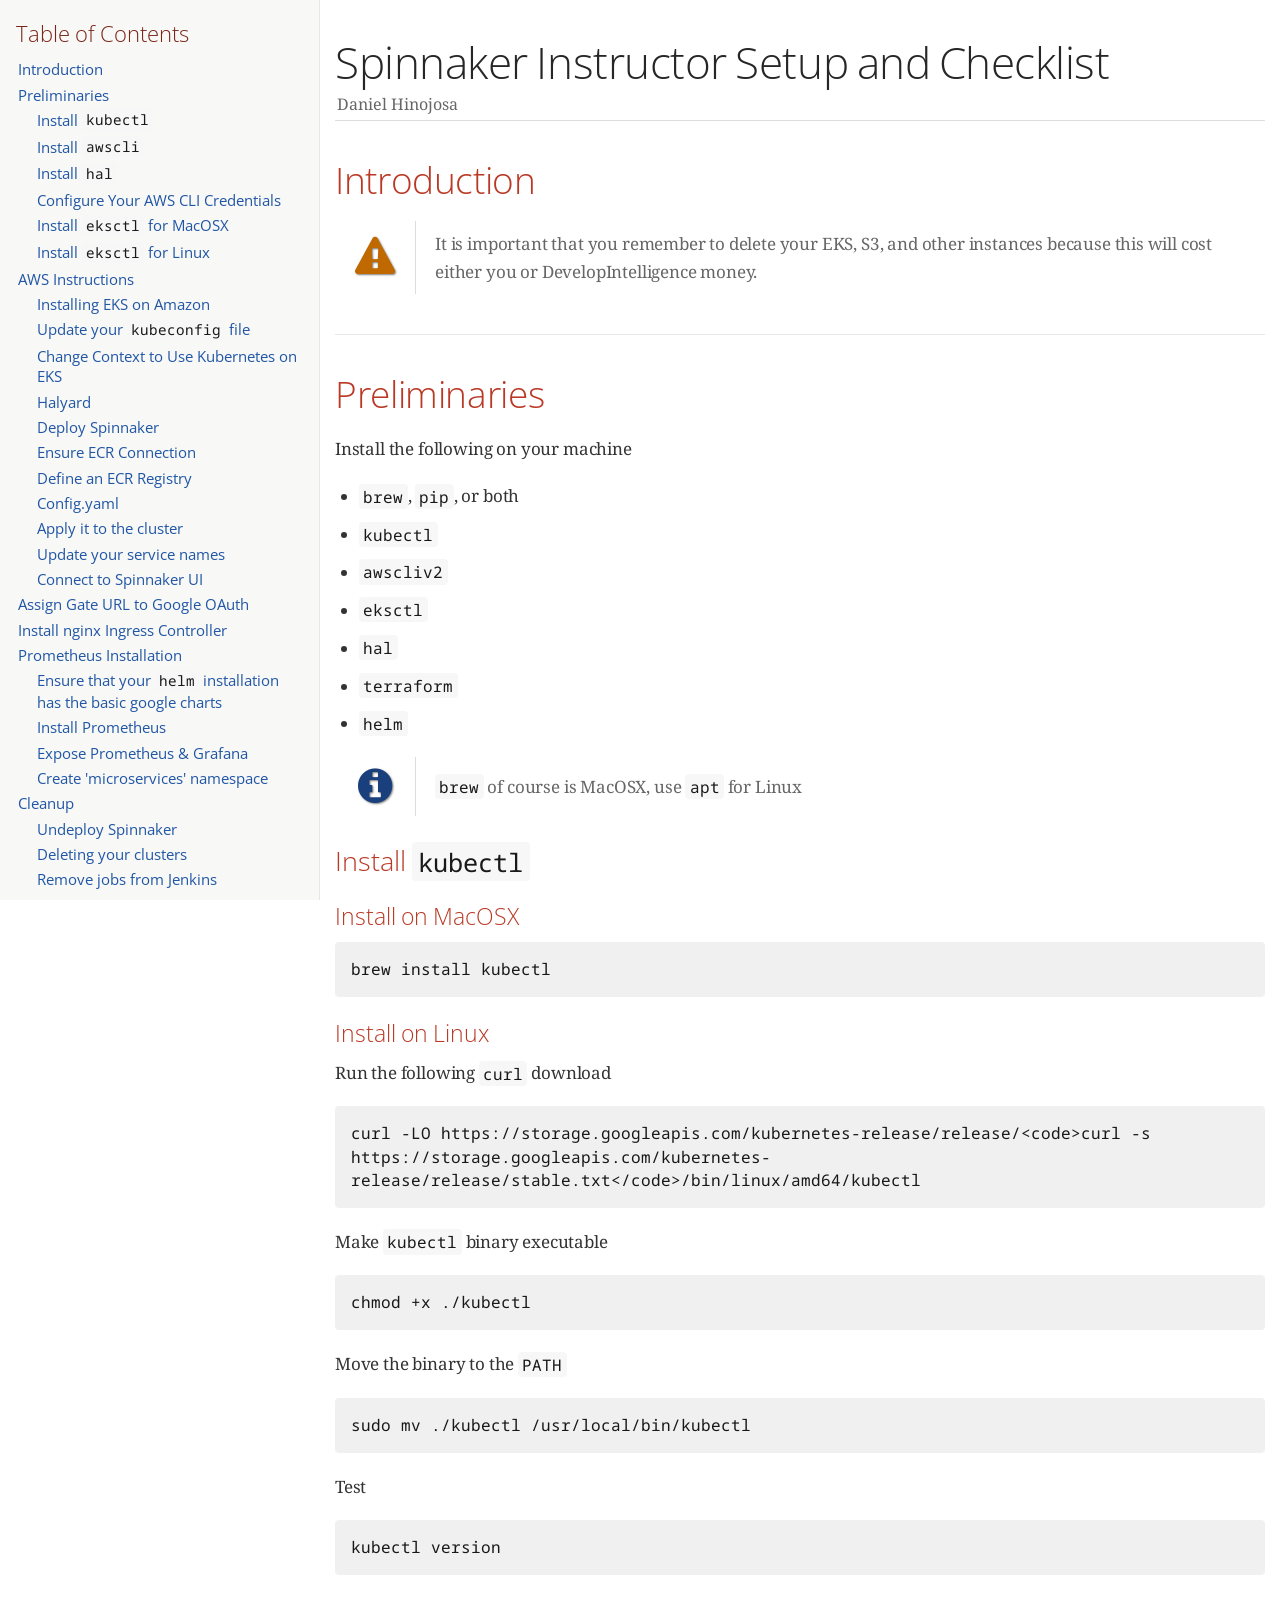
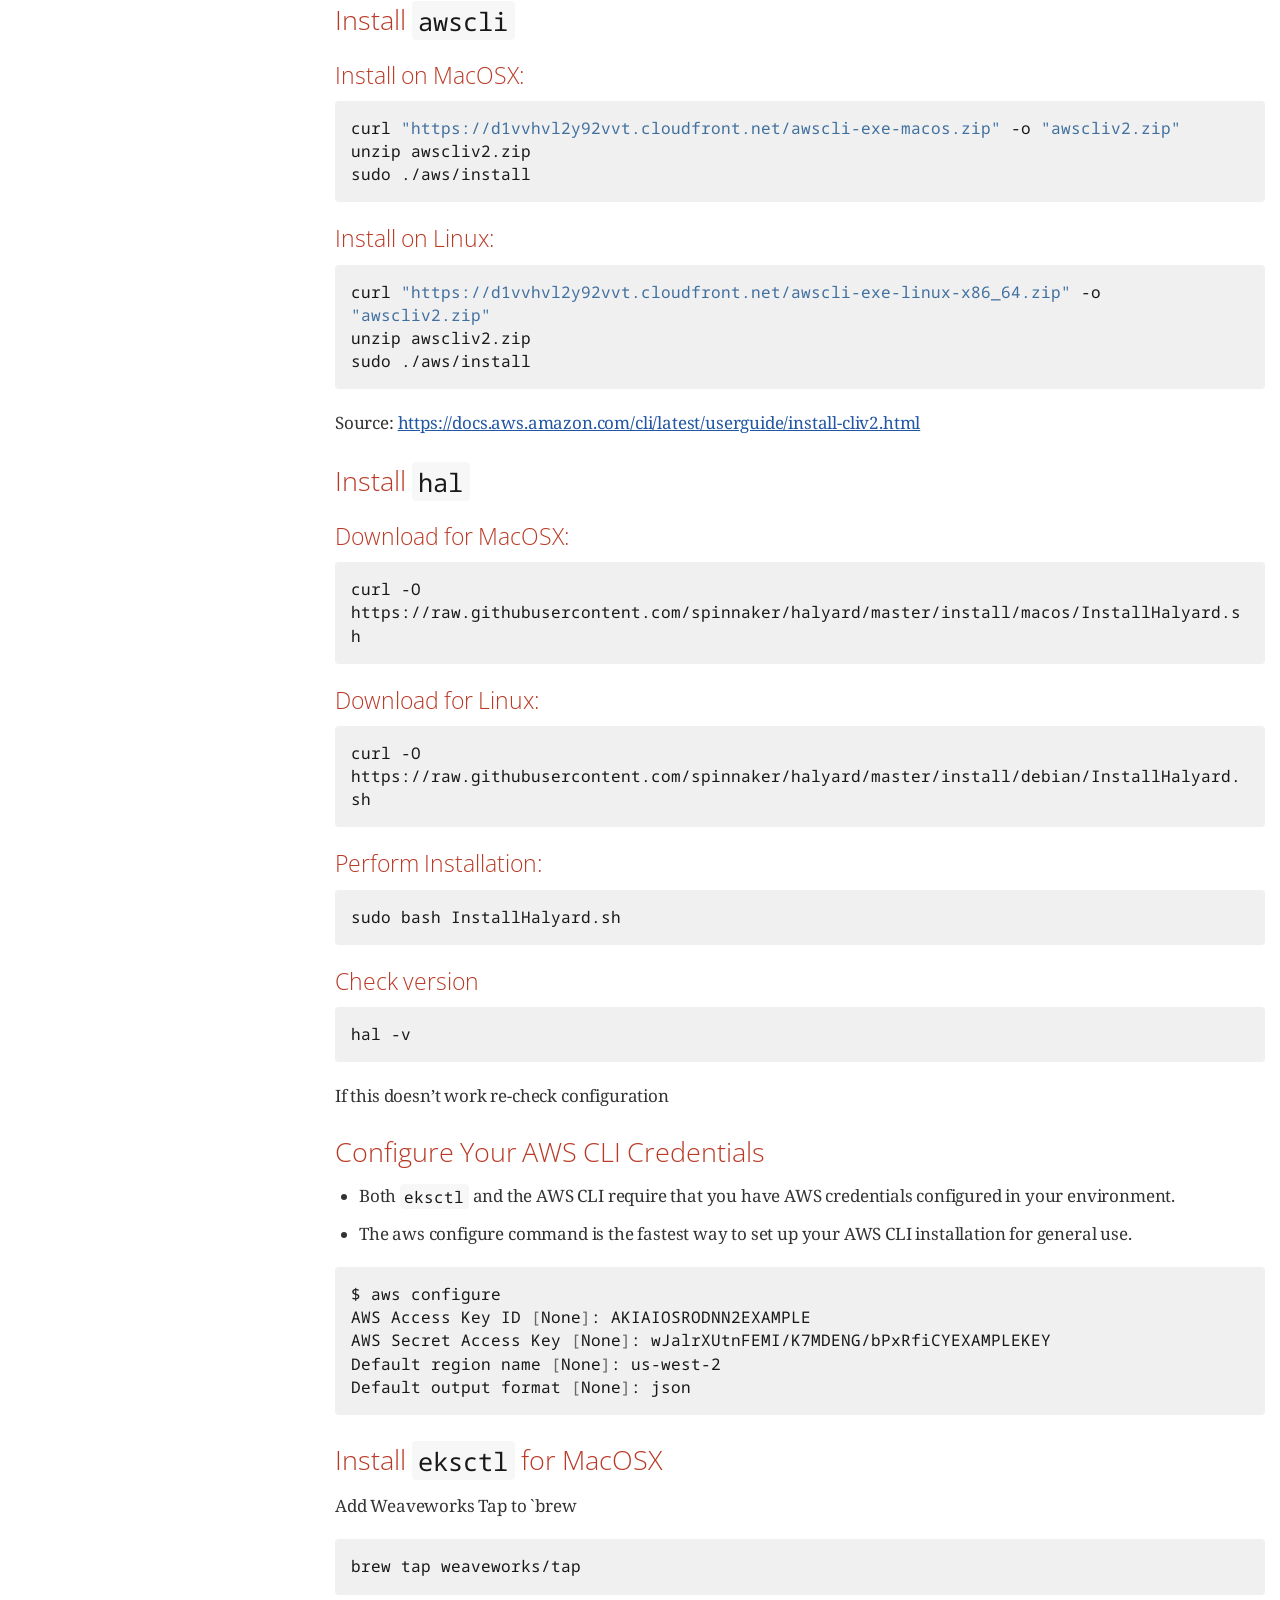
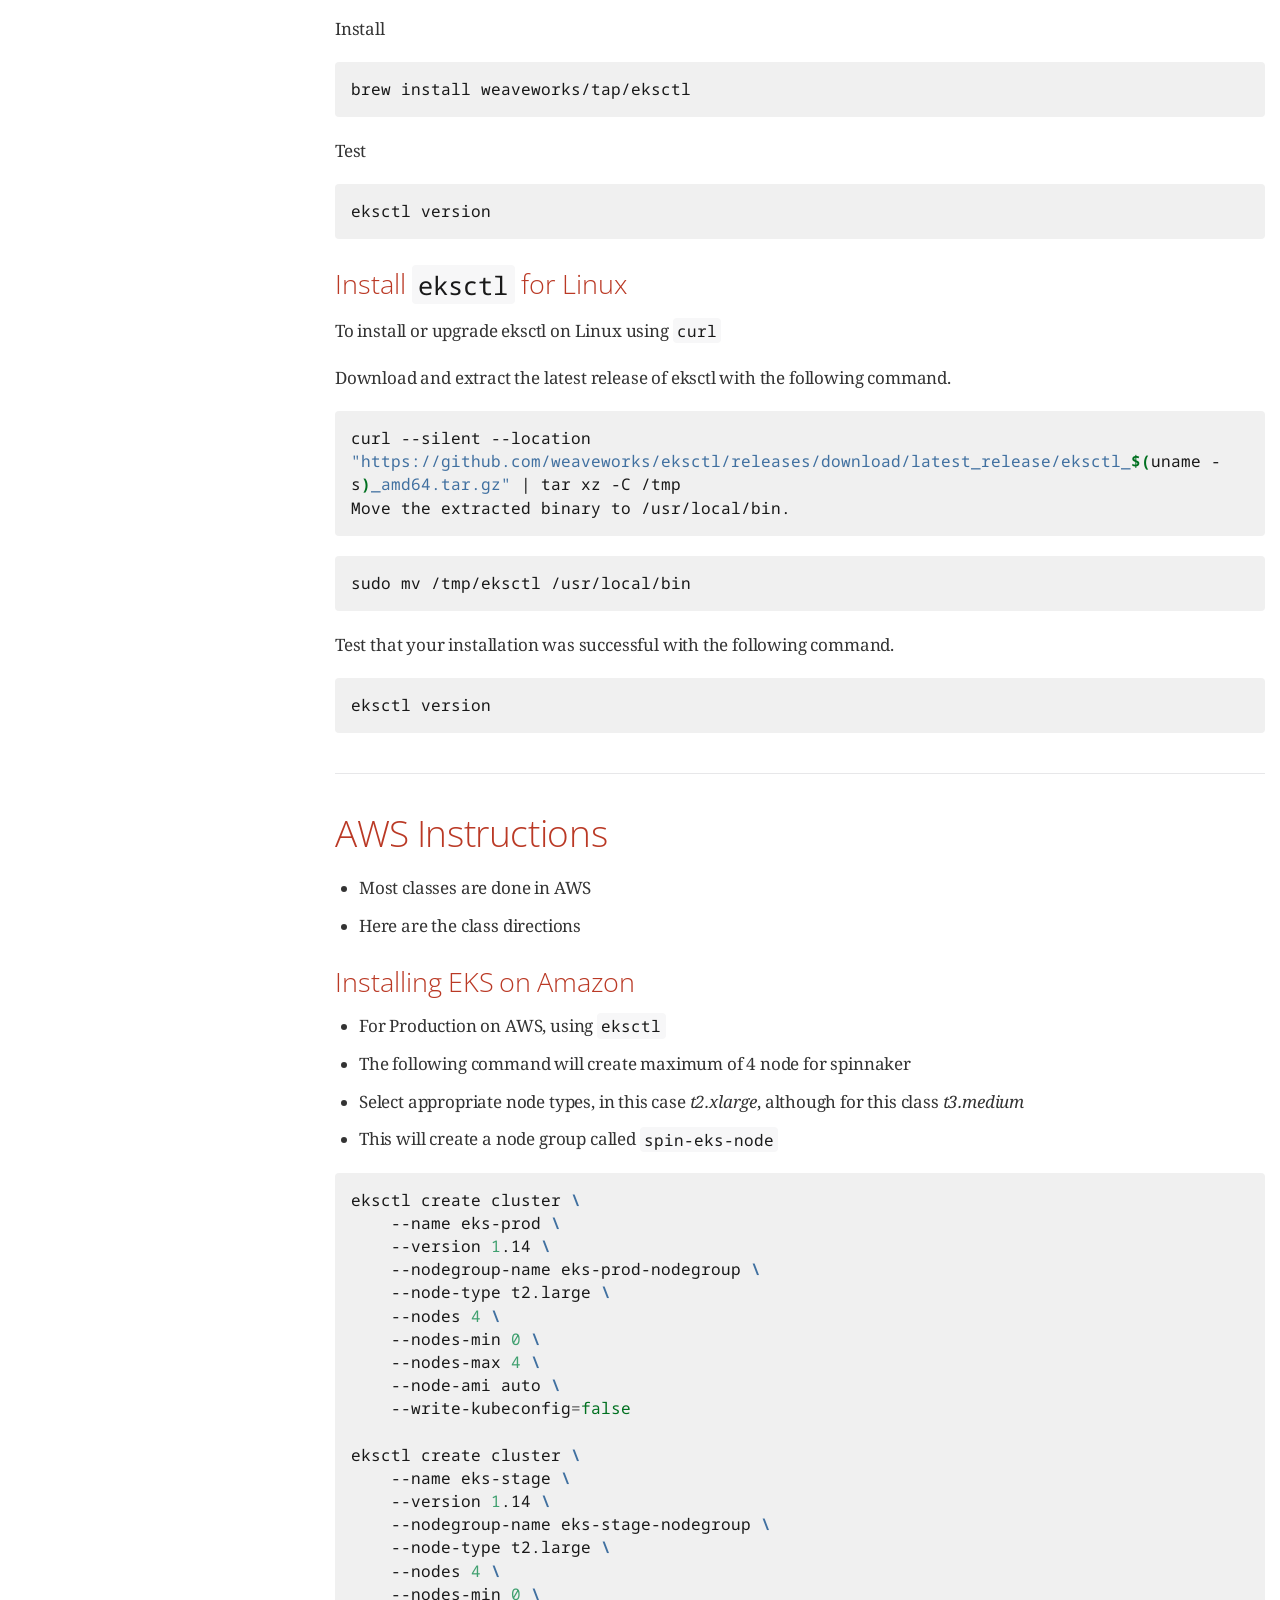
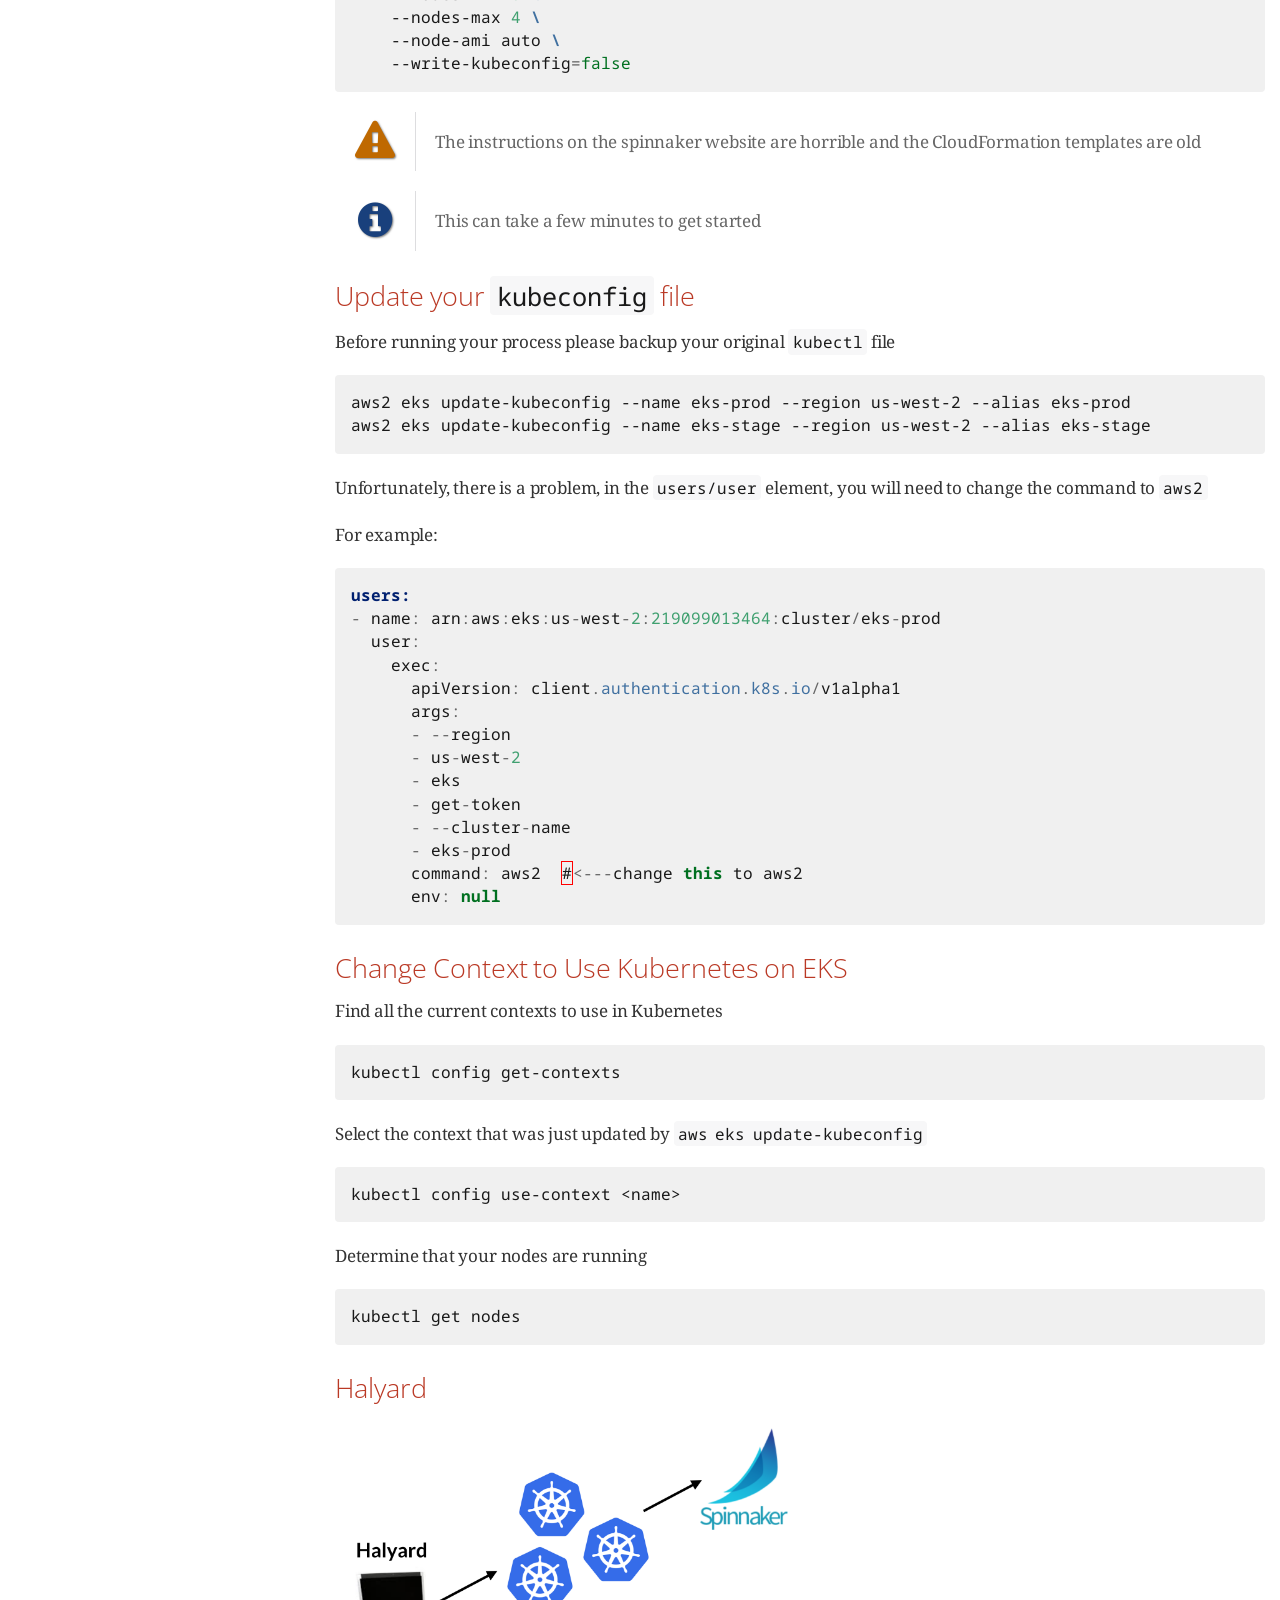
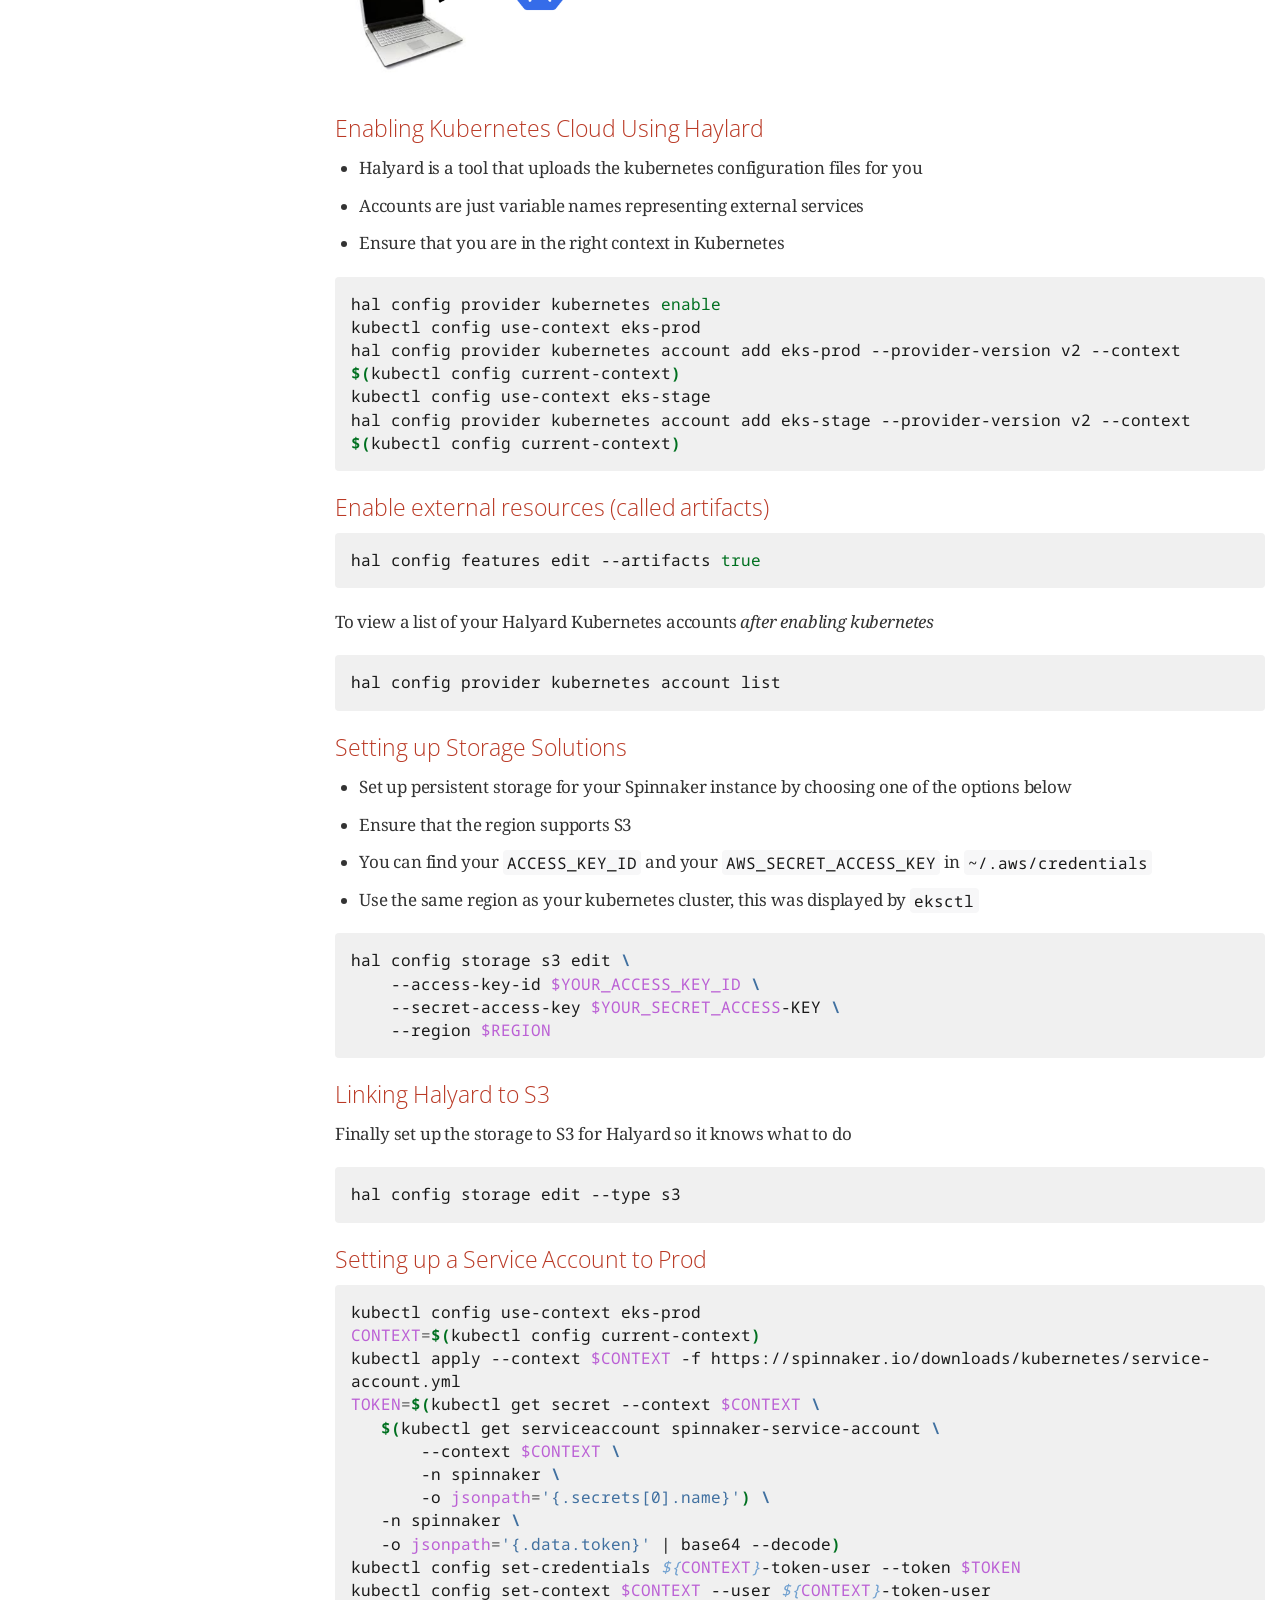
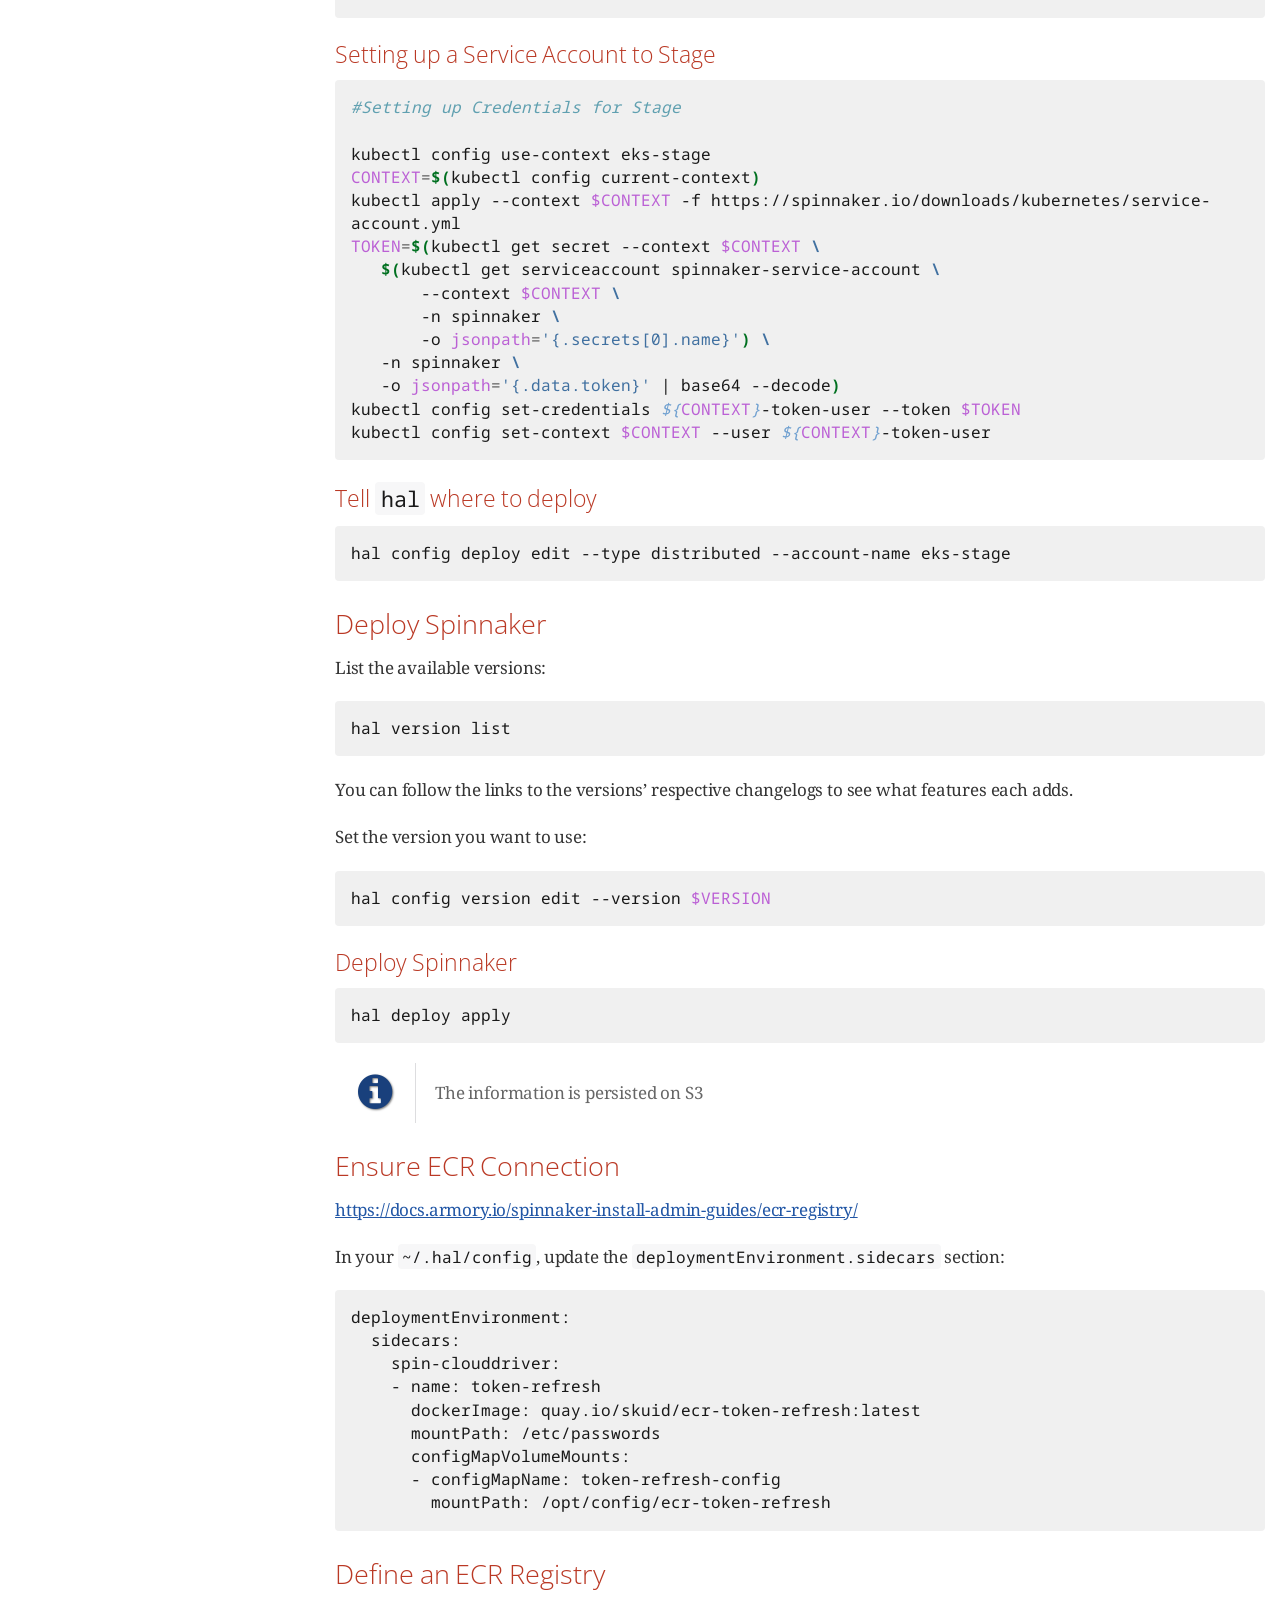
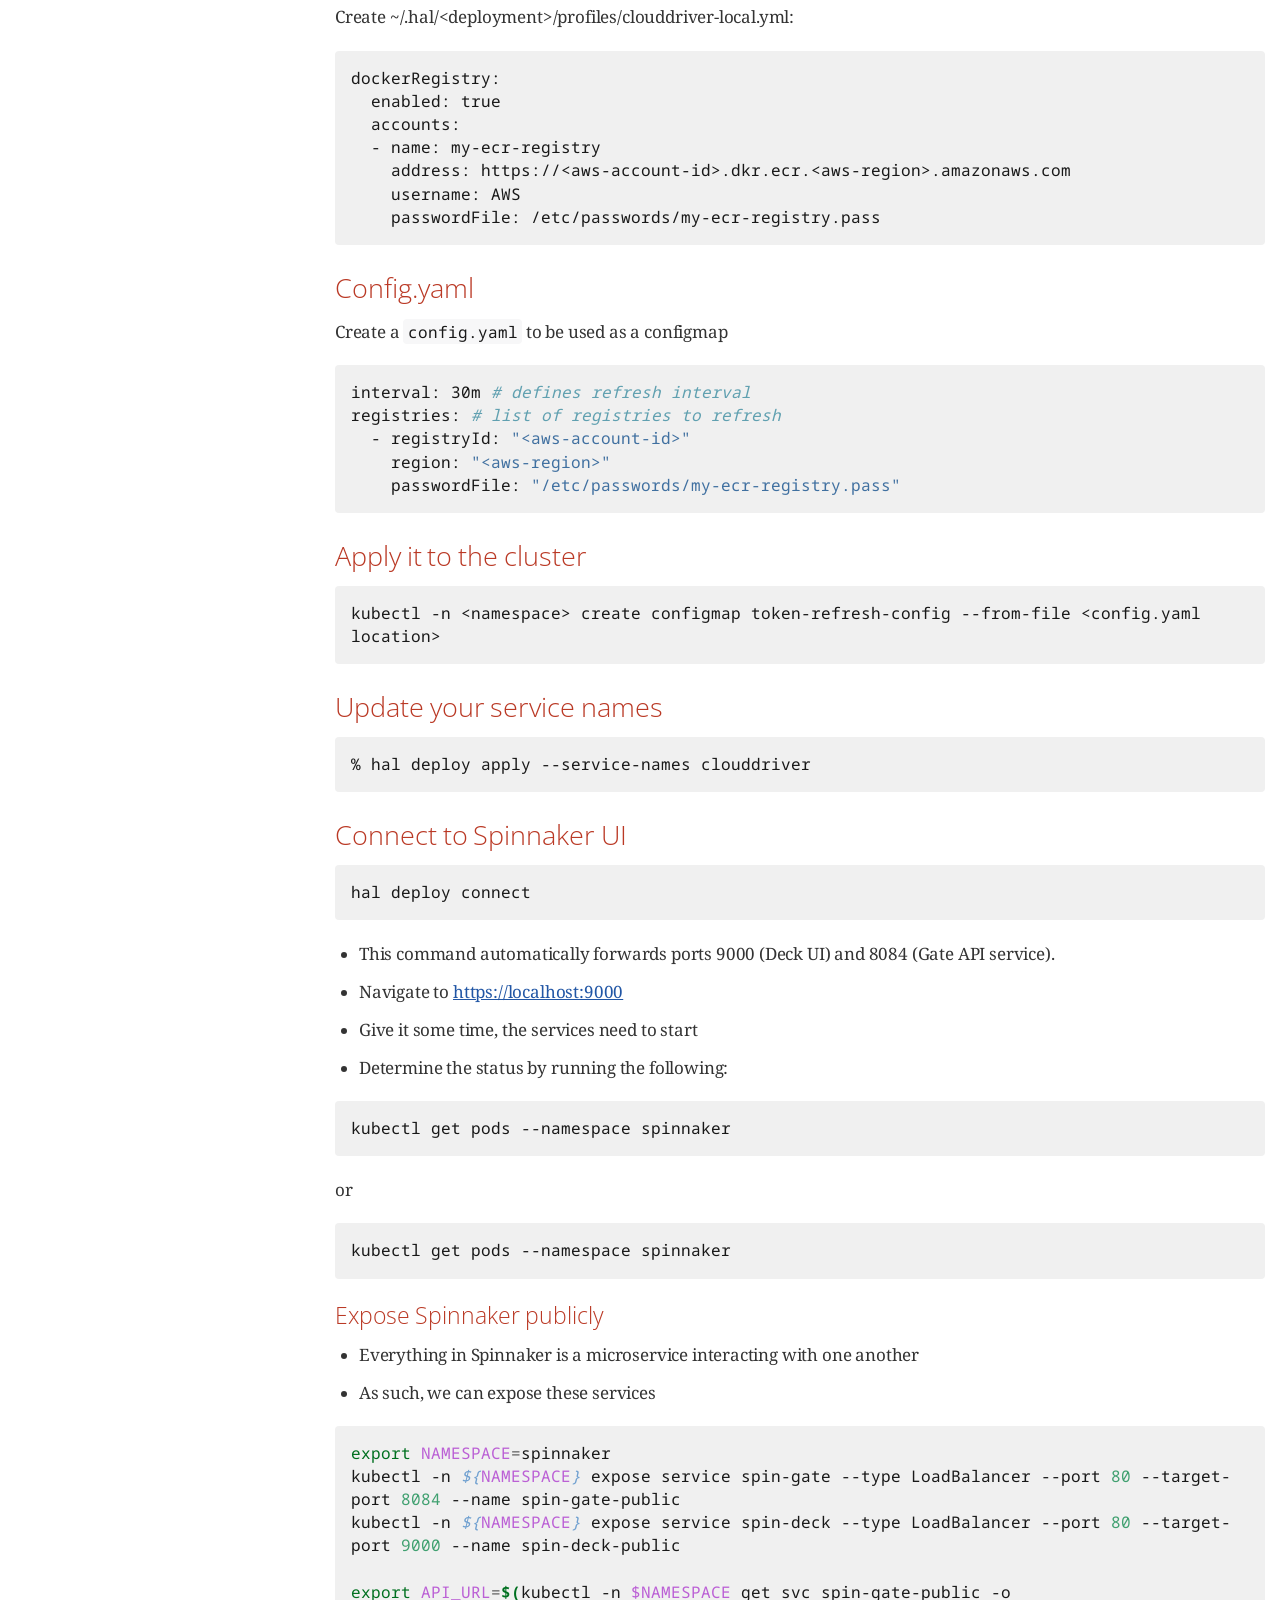
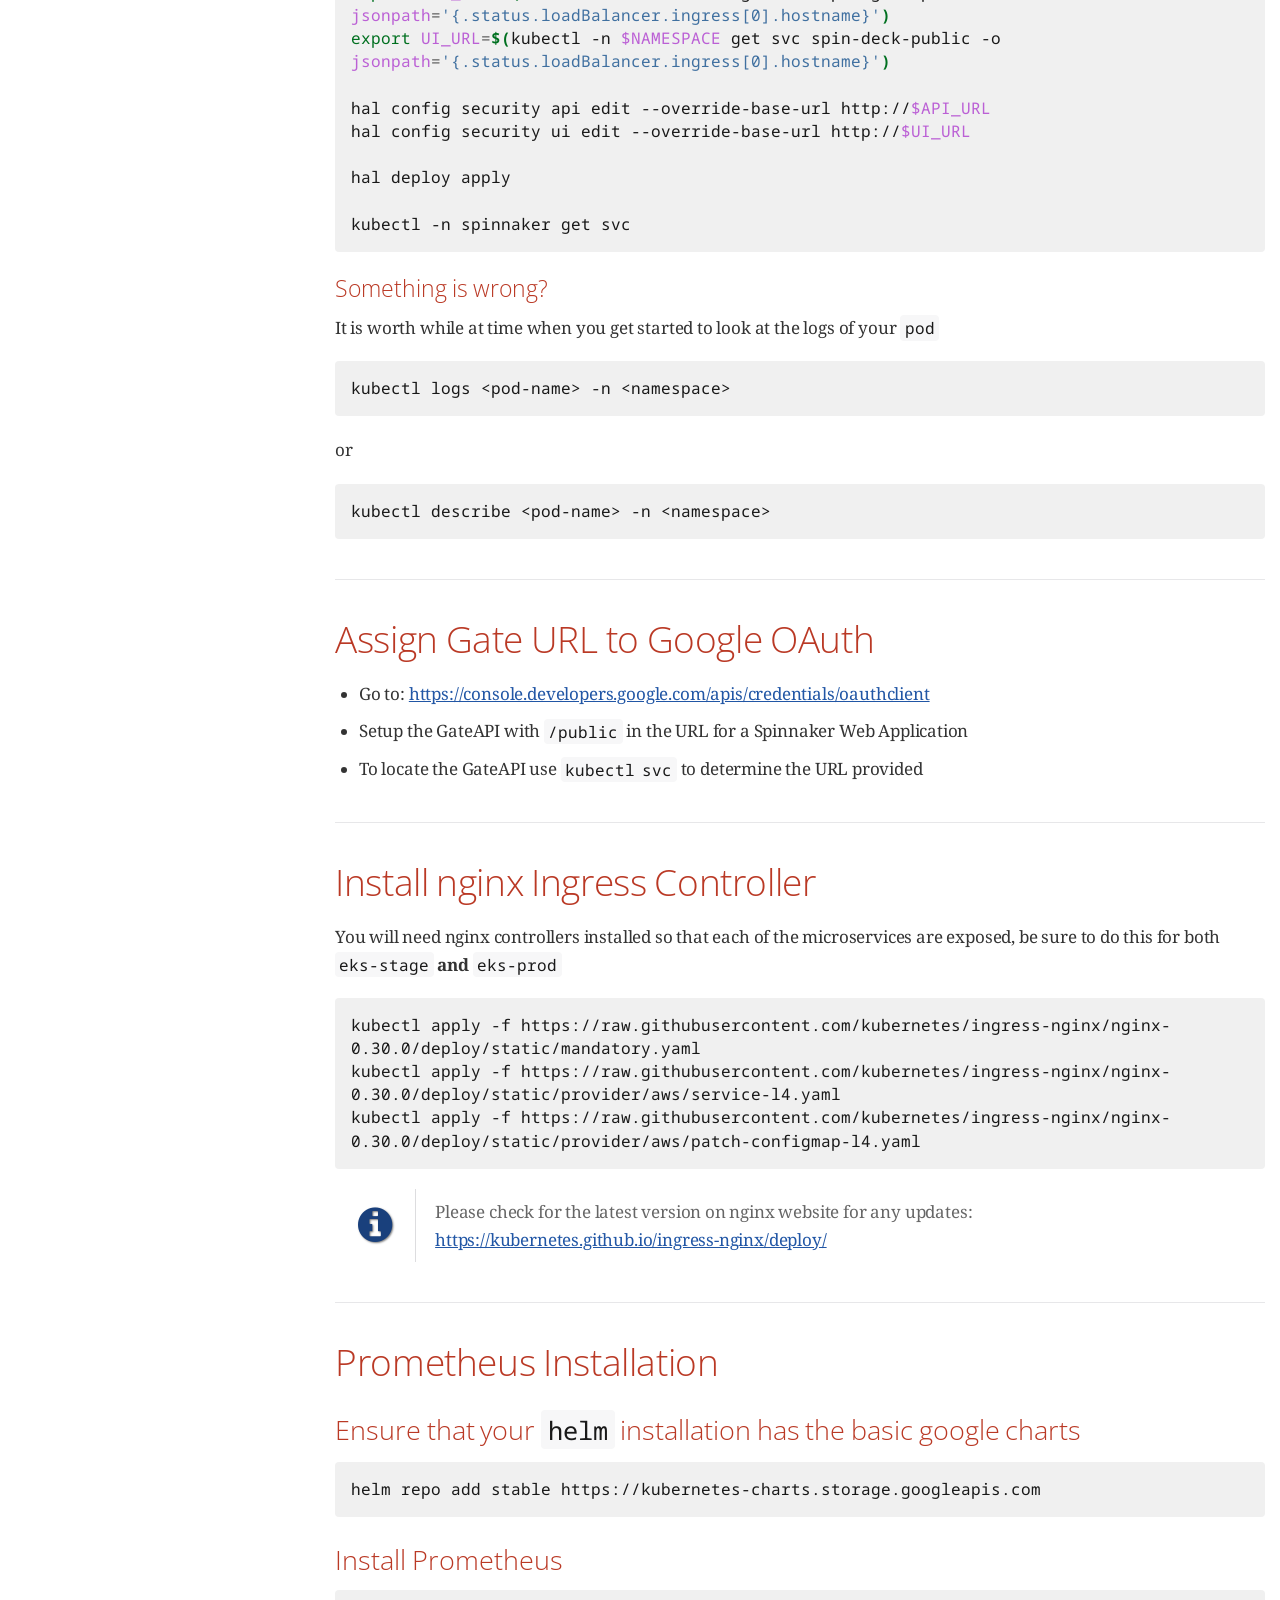
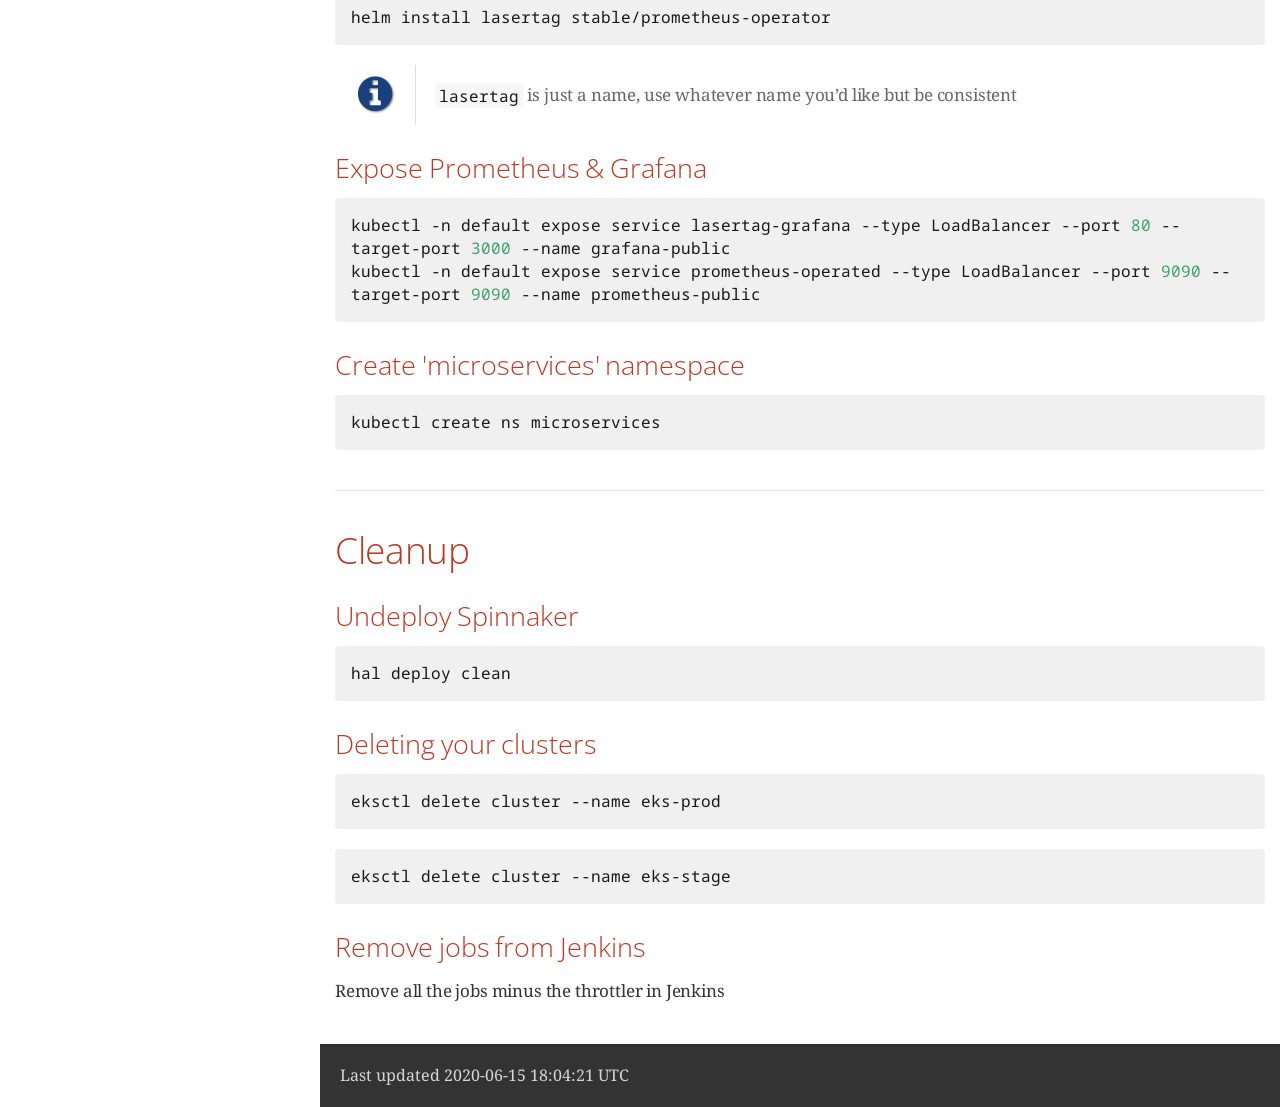
<file: setup.html>
<!DOCTYPE html>
<html lang="en">
<head>
<meta charset="UTF-8">
<meta http-equiv="X-UA-Compatible" content="IE=edge">
<meta name="viewport" content="width=device-width, initial-scale=1.0">
<meta name="generator" content="Asciidoctor 2.0.10">
<meta name="author" content="Daniel Hinojosa">
<title>Spinnaker Instructor Setup and Checklist</title>
<link rel="stylesheet" href="https://fonts.googleapis.com/css?family=Open+Sans:300,300italic,400,400italic,600,600italic%7CNoto+Serif:400,400italic,700,700italic%7CDroid+Sans+Mono:400,700">
<style>
/* Asciidoctor default stylesheet | MIT License | https://asciidoctor.org */
/* Uncomment @import statement to use as custom stylesheet */
/*@import "https://fonts.googleapis.com/css?family=Open+Sans:300,300italic,400,400italic,600,600italic%7CNoto+Serif:400,400italic,700,700italic%7CDroid+Sans+Mono:400,700";*/
article,aside,details,figcaption,figure,footer,header,hgroup,main,nav,section{display:block}
audio,video{display:inline-block}
audio:not([controls]){display:none;height:0}
html{font-family:sans-serif;-ms-text-size-adjust:100%;-webkit-text-size-adjust:100%}
a{background:none}
a:focus{outline:thin dotted}
a:active,a:hover{outline:0}
h1{font-size:2em;margin:.67em 0}
abbr[title]{border-bottom:1px dotted}
b,strong{font-weight:bold}
dfn{font-style:italic}
hr{-moz-box-sizing:content-box;box-sizing:content-box;height:0}
mark{background:#ff0;color:#000}
code,kbd,pre,samp{font-family:monospace;font-size:1em}
pre{white-space:pre-wrap}
q{quotes:"\201C" "\201D" "\2018" "\2019"}
small{font-size:80%}
sub,sup{font-size:75%;line-height:0;position:relative;vertical-align:baseline}
sup{top:-.5em}
sub{bottom:-.25em}
img{border:0}
svg:not(:root){overflow:hidden}
figure{margin:0}
fieldset{border:1px solid silver;margin:0 2px;padding:.35em .625em .75em}
legend{border:0;padding:0}
button,input,select,textarea{font-family:inherit;font-size:100%;margin:0}
button,input{line-height:normal}
button,select{text-transform:none}
button,html input[type="button"],input[type="reset"],input[type="submit"]{-webkit-appearance:button;cursor:pointer}
button[disabled],html input[disabled]{cursor:default}
input[type="checkbox"],input[type="radio"]{box-sizing:border-box;padding:0}
button::-moz-focus-inner,input::-moz-focus-inner{border:0;padding:0}
textarea{overflow:auto;vertical-align:top}
table{border-collapse:collapse;border-spacing:0}
*,*::before,*::after{-moz-box-sizing:border-box;-webkit-box-sizing:border-box;box-sizing:border-box}
html,body{font-size:100%}
body{background:#fff;color:rgba(0,0,0,.8);padding:0;margin:0;font-family:"Noto Serif","DejaVu Serif",serif;font-weight:400;font-style:normal;line-height:1;position:relative;cursor:auto;tab-size:4;-moz-osx-font-smoothing:grayscale;-webkit-font-smoothing:antialiased}
a:hover{cursor:pointer}
img,object,embed{max-width:100%;height:auto}
object,embed{height:100%}
img{-ms-interpolation-mode:bicubic}
.left{float:left!important}
.right{float:right!important}
.text-left{text-align:left!important}
.text-right{text-align:right!important}
.text-center{text-align:center!important}
.text-justify{text-align:justify!important}
.hide{display:none}
img,object,svg{display:inline-block;vertical-align:middle}
textarea{height:auto;min-height:50px}
select{width:100%}
.center{margin-left:auto;margin-right:auto}
.stretch{width:100%}
.subheader,.admonitionblock td.content>.title,.audioblock>.title,.exampleblock>.title,.imageblock>.title,.listingblock>.title,.literalblock>.title,.stemblock>.title,.openblock>.title,.paragraph>.title,.quoteblock>.title,table.tableblock>.title,.verseblock>.title,.videoblock>.title,.dlist>.title,.olist>.title,.ulist>.title,.qlist>.title,.hdlist>.title{line-height:1.45;color:#7a2518;font-weight:400;margin-top:0;margin-bottom:.25em}
div,dl,dt,dd,ul,ol,li,h1,h2,h3,#toctitle,.sidebarblock>.content>.title,h4,h5,h6,pre,form,p,blockquote,th,td{margin:0;padding:0;direction:ltr}
a{color:#2156a5;text-decoration:underline;line-height:inherit}
a:hover,a:focus{color:#1d4b8f}
a img{border:0}
p{font-family:inherit;font-weight:400;font-size:1em;line-height:1.6;margin-bottom:1.25em;text-rendering:optimizeLegibility}
p aside{font-size:.875em;line-height:1.35;font-style:italic}
h1,h2,h3,#toctitle,.sidebarblock>.content>.title,h4,h5,h6{font-family:"Open Sans","DejaVu Sans",sans-serif;font-weight:300;font-style:normal;color:#ba3925;text-rendering:optimizeLegibility;margin-top:1em;margin-bottom:.5em;line-height:1.0125em}
h1 small,h2 small,h3 small,#toctitle small,.sidebarblock>.content>.title small,h4 small,h5 small,h6 small{font-size:60%;color:#e99b8f;line-height:0}
h1{font-size:2.125em}
h2{font-size:1.6875em}
h3,#toctitle,.sidebarblock>.content>.title{font-size:1.375em}
h4,h5{font-size:1.125em}
h6{font-size:1em}
hr{border:solid #dddddf;border-width:1px 0 0;clear:both;margin:1.25em 0 1.1875em;height:0}
em,i{font-style:italic;line-height:inherit}
strong,b{font-weight:bold;line-height:inherit}
small{font-size:60%;line-height:inherit}
code{font-family:"Droid Sans Mono","DejaVu Sans Mono",monospace;font-weight:400;color:rgba(0,0,0,.9)}
ul,ol,dl{font-size:1em;line-height:1.6;margin-bottom:1.25em;list-style-position:outside;font-family:inherit}
ul,ol{margin-left:1.5em}
ul li ul,ul li ol{margin-left:1.25em;margin-bottom:0;font-size:1em}
ul.square li ul,ul.circle li ul,ul.disc li ul{list-style:inherit}
ul.square{list-style-type:square}
ul.circle{list-style-type:circle}
ul.disc{list-style-type:disc}
ol li ul,ol li ol{margin-left:1.25em;margin-bottom:0}
dl dt{margin-bottom:.3125em;font-weight:bold}
dl dd{margin-bottom:1.25em}
abbr,acronym{text-transform:uppercase;font-size:90%;color:rgba(0,0,0,.8);border-bottom:1px dotted #ddd;cursor:help}
abbr{text-transform:none}
blockquote{margin:0 0 1.25em;padding:.5625em 1.25em 0 1.1875em;border-left:1px solid #ddd}
blockquote cite{display:block;font-size:.9375em;color:rgba(0,0,0,.6)}
blockquote cite::before{content:"\2014 \0020"}
blockquote cite a,blockquote cite a:visited{color:rgba(0,0,0,.6)}
blockquote,blockquote p{line-height:1.6;color:rgba(0,0,0,.85)}
@media screen and (min-width:768px){h1,h2,h3,#toctitle,.sidebarblock>.content>.title,h4,h5,h6{line-height:1.2}
h1{font-size:2.75em}
h2{font-size:2.3125em}
h3,#toctitle,.sidebarblock>.content>.title{font-size:1.6875em}
h4{font-size:1.4375em}}
table{background:#fff;margin-bottom:1.25em;border:solid 1px #dedede}
table thead,table tfoot{background:#f7f8f7}
table thead tr th,table thead tr td,table tfoot tr th,table tfoot tr td{padding:.5em .625em .625em;font-size:inherit;color:rgba(0,0,0,.8);text-align:left}
table tr th,table tr td{padding:.5625em .625em;font-size:inherit;color:rgba(0,0,0,.8)}
table tr.even,table tr.alt{background:#f8f8f7}
table thead tr th,table tfoot tr th,table tbody tr td,table tr td,table tfoot tr td{display:table-cell;line-height:1.6}
h1,h2,h3,#toctitle,.sidebarblock>.content>.title,h4,h5,h6{line-height:1.2;word-spacing:-.05em}
h1 strong,h2 strong,h3 strong,#toctitle strong,.sidebarblock>.content>.title strong,h4 strong,h5 strong,h6 strong{font-weight:400}
.clearfix::before,.clearfix::after,.float-group::before,.float-group::after{content:" ";display:table}
.clearfix::after,.float-group::after{clear:both}
:not(pre):not([class^=L])>code{font-size:.9375em;font-style:normal!important;letter-spacing:0;padding:.1em .5ex;word-spacing:-.15em;background:#f7f7f8;-webkit-border-radius:4px;border-radius:4px;line-height:1.45;text-rendering:optimizeSpeed;word-wrap:break-word}
:not(pre)>code.nobreak{word-wrap:normal}
:not(pre)>code.nowrap{white-space:nowrap}
pre{color:rgba(0,0,0,.9);font-family:"Droid Sans Mono","DejaVu Sans Mono",monospace;line-height:1.45;text-rendering:optimizeSpeed}
pre code,pre pre{color:inherit;font-size:inherit;line-height:inherit}
pre>code{display:block}
pre.nowrap,pre.nowrap pre{white-space:pre;word-wrap:normal}
em em{font-style:normal}
strong strong{font-weight:400}
.keyseq{color:rgba(51,51,51,.8)}
kbd{font-family:"Droid Sans Mono","DejaVu Sans Mono",monospace;display:inline-block;color:rgba(0,0,0,.8);font-size:.65em;line-height:1.45;background:#f7f7f7;border:1px solid #ccc;-webkit-border-radius:3px;border-radius:3px;-webkit-box-shadow:0 1px 0 rgba(0,0,0,.2),0 0 0 .1em white inset;box-shadow:0 1px 0 rgba(0,0,0,.2),0 0 0 .1em #fff inset;margin:0 .15em;padding:.2em .5em;vertical-align:middle;position:relative;top:-.1em;white-space:nowrap}
.keyseq kbd:first-child{margin-left:0}
.keyseq kbd:last-child{margin-right:0}
.menuseq,.menuref{color:#000}
.menuseq b:not(.caret),.menuref{font-weight:inherit}
.menuseq{word-spacing:-.02em}
.menuseq b.caret{font-size:1.25em;line-height:.8}
.menuseq i.caret{font-weight:bold;text-align:center;width:.45em}
b.button::before,b.button::after{position:relative;top:-1px;font-weight:400}
b.button::before{content:"[";padding:0 3px 0 2px}
b.button::after{content:"]";padding:0 2px 0 3px}
p a>code:hover{color:rgba(0,0,0,.9)}
#header,#content,#footnotes,#footer{width:100%;margin-left:auto;margin-right:auto;margin-top:0;margin-bottom:0;max-width:62.5em;*zoom:1;position:relative;padding-left:.9375em;padding-right:.9375em}
#header::before,#header::after,#content::before,#content::after,#footnotes::before,#footnotes::after,#footer::before,#footer::after{content:" ";display:table}
#header::after,#content::after,#footnotes::after,#footer::after{clear:both}
#content{margin-top:1.25em}
#content::before{content:none}
#header>h1:first-child{color:rgba(0,0,0,.85);margin-top:2.25rem;margin-bottom:0}
#header>h1:first-child+#toc{margin-top:8px;border-top:1px solid #dddddf}
#header>h1:only-child,body.toc2 #header>h1:nth-last-child(2){border-bottom:1px solid #dddddf;padding-bottom:8px}
#header .details{border-bottom:1px solid #dddddf;line-height:1.45;padding-top:.25em;padding-bottom:.25em;padding-left:.25em;color:rgba(0,0,0,.6);display:-ms-flexbox;display:-webkit-flex;display:flex;-ms-flex-flow:row wrap;-webkit-flex-flow:row wrap;flex-flow:row wrap}
#header .details span:first-child{margin-left:-.125em}
#header .details span.email a{color:rgba(0,0,0,.85)}
#header .details br{display:none}
#header .details br+span::before{content:"\00a0\2013\00a0"}
#header .details br+span.author::before{content:"\00a0\22c5\00a0";color:rgba(0,0,0,.85)}
#header .details br+span#revremark::before{content:"\00a0|\00a0"}
#header #revnumber{text-transform:capitalize}
#header #revnumber::after{content:"\00a0"}
#content>h1:first-child:not([class]){color:rgba(0,0,0,.85);border-bottom:1px solid #dddddf;padding-bottom:8px;margin-top:0;padding-top:1rem;margin-bottom:1.25rem}
#toc{border-bottom:1px solid #e7e7e9;padding-bottom:.5em}
#toc>ul{margin-left:.125em}
#toc ul.sectlevel0>li>a{font-style:italic}
#toc ul.sectlevel0 ul.sectlevel1{margin:.5em 0}
#toc ul{font-family:"Open Sans","DejaVu Sans",sans-serif;list-style-type:none}
#toc li{line-height:1.3334;margin-top:.3334em}
#toc a{text-decoration:none}
#toc a:active{text-decoration:underline}
#toctitle{color:#7a2518;font-size:1.2em}
@media screen and (min-width:768px){#toctitle{font-size:1.375em}
body.toc2{padding-left:15em;padding-right:0}
#toc.toc2{margin-top:0!important;background:#f8f8f7;position:fixed;width:15em;left:0;top:0;border-right:1px solid #e7e7e9;border-top-width:0!important;border-bottom-width:0!important;z-index:1000;padding:1.25em 1em;height:100%;overflow:auto}
#toc.toc2 #toctitle{margin-top:0;margin-bottom:.8rem;font-size:1.2em}
#toc.toc2>ul{font-size:.9em;margin-bottom:0}
#toc.toc2 ul ul{margin-left:0;padding-left:1em}
#toc.toc2 ul.sectlevel0 ul.sectlevel1{padding-left:0;margin-top:.5em;margin-bottom:.5em}
body.toc2.toc-right{padding-left:0;padding-right:15em}
body.toc2.toc-right #toc.toc2{border-right-width:0;border-left:1px solid #e7e7e9;left:auto;right:0}}
@media screen and (min-width:1280px){body.toc2{padding-left:20em;padding-right:0}
#toc.toc2{width:20em}
#toc.toc2 #toctitle{font-size:1.375em}
#toc.toc2>ul{font-size:.95em}
#toc.toc2 ul ul{padding-left:1.25em}
body.toc2.toc-right{padding-left:0;padding-right:20em}}
#content #toc{border-style:solid;border-width:1px;border-color:#e0e0dc;margin-bottom:1.25em;padding:1.25em;background:#f8f8f7;-webkit-border-radius:4px;border-radius:4px}
#content #toc>:first-child{margin-top:0}
#content #toc>:last-child{margin-bottom:0}
#footer{max-width:100%;background:rgba(0,0,0,.8);padding:1.25em}
#footer-text{color:rgba(255,255,255,.8);line-height:1.44}
#content{margin-bottom:.625em}
.sect1{padding-bottom:.625em}
@media screen and (min-width:768px){#content{margin-bottom:1.25em}
.sect1{padding-bottom:1.25em}}
.sect1:last-child{padding-bottom:0}
.sect1+.sect1{border-top:1px solid #e7e7e9}
#content h1>a.anchor,h2>a.anchor,h3>a.anchor,#toctitle>a.anchor,.sidebarblock>.content>.title>a.anchor,h4>a.anchor,h5>a.anchor,h6>a.anchor{position:absolute;z-index:1001;width:1.5ex;margin-left:-1.5ex;display:block;text-decoration:none!important;visibility:hidden;text-align:center;font-weight:400}
#content h1>a.anchor::before,h2>a.anchor::before,h3>a.anchor::before,#toctitle>a.anchor::before,.sidebarblock>.content>.title>a.anchor::before,h4>a.anchor::before,h5>a.anchor::before,h6>a.anchor::before{content:"\00A7";font-size:.85em;display:block;padding-top:.1em}
#content h1:hover>a.anchor,#content h1>a.anchor:hover,h2:hover>a.anchor,h2>a.anchor:hover,h3:hover>a.anchor,#toctitle:hover>a.anchor,.sidebarblock>.content>.title:hover>a.anchor,h3>a.anchor:hover,#toctitle>a.anchor:hover,.sidebarblock>.content>.title>a.anchor:hover,h4:hover>a.anchor,h4>a.anchor:hover,h5:hover>a.anchor,h5>a.anchor:hover,h6:hover>a.anchor,h6>a.anchor:hover{visibility:visible}
#content h1>a.link,h2>a.link,h3>a.link,#toctitle>a.link,.sidebarblock>.content>.title>a.link,h4>a.link,h5>a.link,h6>a.link{color:#ba3925;text-decoration:none}
#content h1>a.link:hover,h2>a.link:hover,h3>a.link:hover,#toctitle>a.link:hover,.sidebarblock>.content>.title>a.link:hover,h4>a.link:hover,h5>a.link:hover,h6>a.link:hover{color:#a53221}
details,.audioblock,.imageblock,.literalblock,.listingblock,.stemblock,.videoblock{margin-bottom:1.25em}
details>summary:first-of-type{cursor:pointer;display:list-item;outline:none;margin-bottom:.75em}
.admonitionblock td.content>.title,.audioblock>.title,.exampleblock>.title,.imageblock>.title,.listingblock>.title,.literalblock>.title,.stemblock>.title,.openblock>.title,.paragraph>.title,.quoteblock>.title,table.tableblock>.title,.verseblock>.title,.videoblock>.title,.dlist>.title,.olist>.title,.ulist>.title,.qlist>.title,.hdlist>.title{text-rendering:optimizeLegibility;text-align:left;font-family:"Noto Serif","DejaVu Serif",serif;font-size:1rem;font-style:italic}
table.tableblock.fit-content>caption.title{white-space:nowrap;width:0}
.paragraph.lead>p,#preamble>.sectionbody>[class="paragraph"]:first-of-type p{font-size:1.21875em;line-height:1.6;color:rgba(0,0,0,.85)}
table.tableblock #preamble>.sectionbody>[class="paragraph"]:first-of-type p{font-size:inherit}
.admonitionblock>table{border-collapse:separate;border:0;background:none;width:100%}
.admonitionblock>table td.icon{text-align:center;width:80px}
.admonitionblock>table td.icon img{max-width:none}
.admonitionblock>table td.icon .title{font-weight:bold;font-family:"Open Sans","DejaVu Sans",sans-serif;text-transform:uppercase}
.admonitionblock>table td.content{padding-left:1.125em;padding-right:1.25em;border-left:1px solid #dddddf;color:rgba(0,0,0,.6)}
.admonitionblock>table td.content>:last-child>:last-child{margin-bottom:0}
.exampleblock>.content{border-style:solid;border-width:1px;border-color:#e6e6e6;margin-bottom:1.25em;padding:1.25em;background:#fff;-webkit-border-radius:4px;border-radius:4px}
.exampleblock>.content>:first-child{margin-top:0}
.exampleblock>.content>:last-child{margin-bottom:0}
.sidebarblock{border-style:solid;border-width:1px;border-color:#dbdbd6;margin-bottom:1.25em;padding:1.25em;background:#f3f3f2;-webkit-border-radius:4px;border-radius:4px}
.sidebarblock>:first-child{margin-top:0}
.sidebarblock>:last-child{margin-bottom:0}
.sidebarblock>.content>.title{color:#7a2518;margin-top:0;text-align:center}
.exampleblock>.content>:last-child>:last-child,.exampleblock>.content .olist>ol>li:last-child>:last-child,.exampleblock>.content .ulist>ul>li:last-child>:last-child,.exampleblock>.content .qlist>ol>li:last-child>:last-child,.sidebarblock>.content>:last-child>:last-child,.sidebarblock>.content .olist>ol>li:last-child>:last-child,.sidebarblock>.content .ulist>ul>li:last-child>:last-child,.sidebarblock>.content .qlist>ol>li:last-child>:last-child{margin-bottom:0}
.literalblock pre,.listingblock>.content>pre{-webkit-border-radius:4px;border-radius:4px;word-wrap:break-word;overflow-x:auto;padding:1em;font-size:.8125em}
@media screen and (min-width:768px){.literalblock pre,.listingblock>.content>pre{font-size:.90625em}}
@media screen and (min-width:1280px){.literalblock pre,.listingblock>.content>pre{font-size:1em}}
.literalblock pre,.listingblock>.content>pre:not(.highlight),.listingblock>.content>pre[class="highlight"],.listingblock>.content>pre[class^="highlight "]{background:#f7f7f8}
.literalblock.output pre{color:#f7f7f8;background:rgba(0,0,0,.9)}
.listingblock>.content{position:relative}
.listingblock code[data-lang]::before{display:none;content:attr(data-lang);position:absolute;font-size:.75em;top:.425rem;right:.5rem;line-height:1;text-transform:uppercase;color:inherit;opacity:.5}
.listingblock:hover code[data-lang]::before{display:block}
.listingblock.terminal pre .command::before{content:attr(data-prompt);padding-right:.5em;color:inherit;opacity:.5}
.listingblock.terminal pre .command:not([data-prompt])::before{content:"$"}
.listingblock pre.highlightjs{padding:0}
.listingblock pre.highlightjs>code{padding:1em;-webkit-border-radius:4px;border-radius:4px}
.listingblock pre.prettyprint{border-width:0}
.prettyprint{background:#f7f7f8}
pre.prettyprint .linenums{line-height:1.45;margin-left:2em}
pre.prettyprint li{background:none;list-style-type:inherit;padding-left:0}
pre.prettyprint li code[data-lang]::before{opacity:1}
pre.prettyprint li:not(:first-child) code[data-lang]::before{display:none}
table.linenotable{border-collapse:separate;border:0;margin-bottom:0;background:none}
table.linenotable td[class]{color:inherit;vertical-align:top;padding:0;line-height:inherit;white-space:normal}
table.linenotable td.code{padding-left:.75em}
table.linenotable td.linenos{border-right:1px solid currentColor;opacity:.35;padding-right:.5em}
pre.pygments .lineno{border-right:1px solid currentColor;opacity:.35;display:inline-block;margin-right:.75em}
pre.pygments .lineno::before{content:"";margin-right:-.125em}
.quoteblock{margin:0 1em 1.25em 1.5em;display:table}
.quoteblock:not(.excerpt)>.title{margin-left:-1.5em;margin-bottom:.75em}
.quoteblock blockquote,.quoteblock p{color:rgba(0,0,0,.85);font-size:1.15rem;line-height:1.75;word-spacing:.1em;letter-spacing:0;font-style:italic;text-align:justify}
.quoteblock blockquote{margin:0;padding:0;border:0}
.quoteblock blockquote::before{content:"\201c";float:left;font-size:2.75em;font-weight:bold;line-height:.6em;margin-left:-.6em;color:#7a2518;text-shadow:0 1px 2px rgba(0,0,0,.1)}
.quoteblock blockquote>.paragraph:last-child p{margin-bottom:0}
.quoteblock .attribution{margin-top:.75em;margin-right:.5ex;text-align:right}
.verseblock{margin:0 1em 1.25em}
.verseblock pre{font-family:"Open Sans","DejaVu Sans",sans;font-size:1.15rem;color:rgba(0,0,0,.85);font-weight:300;text-rendering:optimizeLegibility}
.verseblock pre strong{font-weight:400}
.verseblock .attribution{margin-top:1.25rem;margin-left:.5ex}
.quoteblock .attribution,.verseblock .attribution{font-size:.9375em;line-height:1.45;font-style:italic}
.quoteblock .attribution br,.verseblock .attribution br{display:none}
.quoteblock .attribution cite,.verseblock .attribution cite{display:block;letter-spacing:-.025em;color:rgba(0,0,0,.6)}
.quoteblock.abstract blockquote::before,.quoteblock.excerpt blockquote::before,.quoteblock .quoteblock blockquote::before{display:none}
.quoteblock.abstract blockquote,.quoteblock.abstract p,.quoteblock.excerpt blockquote,.quoteblock.excerpt p,.quoteblock .quoteblock blockquote,.quoteblock .quoteblock p{line-height:1.6;word-spacing:0}
.quoteblock.abstract{margin:0 1em 1.25em;display:block}
.quoteblock.abstract>.title{margin:0 0 .375em;font-size:1.15em;text-align:center}
.quoteblock.excerpt>blockquote,.quoteblock .quoteblock{padding:0 0 .25em 1em;border-left:.25em solid #dddddf}
.quoteblock.excerpt,.quoteblock .quoteblock{margin-left:0}
.quoteblock.excerpt blockquote,.quoteblock.excerpt p,.quoteblock .quoteblock blockquote,.quoteblock .quoteblock p{color:inherit;font-size:1.0625rem}
.quoteblock.excerpt .attribution,.quoteblock .quoteblock .attribution{color:inherit;text-align:left;margin-right:0}
table.tableblock{max-width:100%;border-collapse:separate}
p.tableblock:last-child{margin-bottom:0}
td.tableblock>.content>:last-child{margin-bottom:-1.25em}
td.tableblock>.content>:last-child.sidebarblock{margin-bottom:0}
table.tableblock,th.tableblock,td.tableblock{border:0 solid #dedede}
table.grid-all>thead>tr>.tableblock,table.grid-all>tbody>tr>.tableblock{border-width:0 1px 1px 0}
table.grid-all>tfoot>tr>.tableblock{border-width:1px 1px 0 0}
table.grid-cols>*>tr>.tableblock{border-width:0 1px 0 0}
table.grid-rows>thead>tr>.tableblock,table.grid-rows>tbody>tr>.tableblock{border-width:0 0 1px}
table.grid-rows>tfoot>tr>.tableblock{border-width:1px 0 0}
table.grid-all>*>tr>.tableblock:last-child,table.grid-cols>*>tr>.tableblock:last-child{border-right-width:0}
table.grid-all>tbody>tr:last-child>.tableblock,table.grid-all>thead:last-child>tr>.tableblock,table.grid-rows>tbody>tr:last-child>.tableblock,table.grid-rows>thead:last-child>tr>.tableblock{border-bottom-width:0}
table.frame-all{border-width:1px}
table.frame-sides{border-width:0 1px}
table.frame-topbot,table.frame-ends{border-width:1px 0}
table.stripes-all tr,table.stripes-odd tr:nth-of-type(odd),table.stripes-even tr:nth-of-type(even),table.stripes-hover tr:hover{background:#f8f8f7}
th.halign-left,td.halign-left{text-align:left}
th.halign-right,td.halign-right{text-align:right}
th.halign-center,td.halign-center{text-align:center}
th.valign-top,td.valign-top{vertical-align:top}
th.valign-bottom,td.valign-bottom{vertical-align:bottom}
th.valign-middle,td.valign-middle{vertical-align:middle}
table thead th,table tfoot th{font-weight:bold}
tbody tr th{display:table-cell;line-height:1.6;background:#f7f8f7}
tbody tr th,tbody tr th p,tfoot tr th,tfoot tr th p{color:rgba(0,0,0,.8);font-weight:bold}
p.tableblock>code:only-child{background:none;padding:0}
p.tableblock{font-size:1em}
ol{margin-left:1.75em}
ul li ol{margin-left:1.5em}
dl dd{margin-left:1.125em}
dl dd:last-child,dl dd:last-child>:last-child{margin-bottom:0}
ol>li p,ul>li p,ul dd,ol dd,.olist .olist,.ulist .ulist,.ulist .olist,.olist .ulist{margin-bottom:.625em}
ul.checklist,ul.none,ol.none,ul.no-bullet,ol.no-bullet,ol.unnumbered,ul.unstyled,ol.unstyled{list-style-type:none}
ul.no-bullet,ol.no-bullet,ol.unnumbered{margin-left:.625em}
ul.unstyled,ol.unstyled{margin-left:0}
ul.checklist{margin-left:.625em}
ul.checklist li>p:first-child>.fa-square-o:first-child,ul.checklist li>p:first-child>.fa-check-square-o:first-child{width:1.25em;font-size:.8em;position:relative;bottom:.125em}
ul.checklist li>p:first-child>input[type="checkbox"]:first-child{margin-right:.25em}
ul.inline{display:-ms-flexbox;display:-webkit-box;display:flex;-ms-flex-flow:row wrap;-webkit-flex-flow:row wrap;flex-flow:row wrap;list-style:none;margin:0 0 .625em -1.25em}
ul.inline>li{margin-left:1.25em}
.unstyled dl dt{font-weight:400;font-style:normal}
ol.arabic{list-style-type:decimal}
ol.decimal{list-style-type:decimal-leading-zero}
ol.loweralpha{list-style-type:lower-alpha}
ol.upperalpha{list-style-type:upper-alpha}
ol.lowerroman{list-style-type:lower-roman}
ol.upperroman{list-style-type:upper-roman}
ol.lowergreek{list-style-type:lower-greek}
.hdlist>table,.colist>table{border:0;background:none}
.hdlist>table>tbody>tr,.colist>table>tbody>tr{background:none}
td.hdlist1,td.hdlist2{vertical-align:top;padding:0 .625em}
td.hdlist1{font-weight:bold;padding-bottom:1.25em}
.literalblock+.colist,.listingblock+.colist{margin-top:-.5em}
.colist td:not([class]):first-child{padding:.4em .75em 0;line-height:1;vertical-align:top}
.colist td:not([class]):first-child img{max-width:none}
.colist td:not([class]):last-child{padding:.25em 0}
.thumb,.th{line-height:0;display:inline-block;border:solid 4px #fff;-webkit-box-shadow:0 0 0 1px #ddd;box-shadow:0 0 0 1px #ddd}
.imageblock.left{margin:.25em .625em 1.25em 0}
.imageblock.right{margin:.25em 0 1.25em .625em}
.imageblock>.title{margin-bottom:0}
.imageblock.thumb,.imageblock.th{border-width:6px}
.imageblock.thumb>.title,.imageblock.th>.title{padding:0 .125em}
.image.left,.image.right{margin-top:.25em;margin-bottom:.25em;display:inline-block;line-height:0}
.image.left{margin-right:.625em}
.image.right{margin-left:.625em}
a.image{text-decoration:none;display:inline-block}
a.image object{pointer-events:none}
sup.footnote,sup.footnoteref{font-size:.875em;position:static;vertical-align:super}
sup.footnote a,sup.footnoteref a{text-decoration:none}
sup.footnote a:active,sup.footnoteref a:active{text-decoration:underline}
#footnotes{padding-top:.75em;padding-bottom:.75em;margin-bottom:.625em}
#footnotes hr{width:20%;min-width:6.25em;margin:-.25em 0 .75em;border-width:1px 0 0}
#footnotes .footnote{padding:0 .375em 0 .225em;line-height:1.3334;font-size:.875em;margin-left:1.2em;margin-bottom:.2em}
#footnotes .footnote a:first-of-type{font-weight:bold;text-decoration:none;margin-left:-1.05em}
#footnotes .footnote:last-of-type{margin-bottom:0}
#content #footnotes{margin-top:-.625em;margin-bottom:0;padding:.75em 0}
.gist .file-data>table{border:0;background:#fff;width:100%;margin-bottom:0}
.gist .file-data>table td.line-data{width:99%}
div.unbreakable{page-break-inside:avoid}
.big{font-size:larger}
.small{font-size:smaller}
.underline{text-decoration:underline}
.overline{text-decoration:overline}
.line-through{text-decoration:line-through}
.aqua{color:#00bfbf}
.aqua-background{background:#00fafa}
.black{color:#000}
.black-background{background:#000}
.blue{color:#0000bf}
.blue-background{background:#0000fa}
.fuchsia{color:#bf00bf}
.fuchsia-background{background:#fa00fa}
.gray{color:#606060}
.gray-background{background:#7d7d7d}
.green{color:#006000}
.green-background{background:#007d00}
.lime{color:#00bf00}
.lime-background{background:#00fa00}
.maroon{color:#600000}
.maroon-background{background:#7d0000}
.navy{color:#000060}
.navy-background{background:#00007d}
.olive{color:#606000}
.olive-background{background:#7d7d00}
.purple{color:#600060}
.purple-background{background:#7d007d}
.red{color:#bf0000}
.red-background{background:#fa0000}
.silver{color:#909090}
.silver-background{background:#bcbcbc}
.teal{color:#006060}
.teal-background{background:#007d7d}
.white{color:#bfbfbf}
.white-background{background:#fafafa}
.yellow{color:#bfbf00}
.yellow-background{background:#fafa00}
span.icon>.fa{cursor:default}
a span.icon>.fa{cursor:inherit}
.admonitionblock td.icon [class^="fa icon-"]{font-size:2.5em;text-shadow:1px 1px 2px rgba(0,0,0,.5);cursor:default}
.admonitionblock td.icon .icon-note::before{content:"\f05a";color:#19407c}
.admonitionblock td.icon .icon-tip::before{content:"\f0eb";text-shadow:1px 1px 2px rgba(155,155,0,.8);color:#111}
.admonitionblock td.icon .icon-warning::before{content:"\f071";color:#bf6900}
.admonitionblock td.icon .icon-caution::before{content:"\f06d";color:#bf3400}
.admonitionblock td.icon .icon-important::before{content:"\f06a";color:#bf0000}
.conum[data-value]{display:inline-block;color:#fff!important;background:rgba(0,0,0,.8);-webkit-border-radius:100px;border-radius:100px;text-align:center;font-size:.75em;width:1.67em;height:1.67em;line-height:1.67em;font-family:"Open Sans","DejaVu Sans",sans-serif;font-style:normal;font-weight:bold}
.conum[data-value] *{color:#fff!important}
.conum[data-value]+b{display:none}
.conum[data-value]::after{content:attr(data-value)}
pre .conum[data-value]{position:relative;top:-.125em}
b.conum *{color:inherit!important}
.conum:not([data-value]):empty{display:none}
dt,th.tableblock,td.content,div.footnote{text-rendering:optimizeLegibility}
h1,h2,p,td.content,span.alt{letter-spacing:-.01em}
p strong,td.content strong,div.footnote strong{letter-spacing:-.005em}
p,blockquote,dt,td.content,span.alt{font-size:1.0625rem}
p{margin-bottom:1.25rem}
.sidebarblock p,.sidebarblock dt,.sidebarblock td.content,p.tableblock{font-size:1em}
.exampleblock>.content{background:#fffef7;border-color:#e0e0dc;-webkit-box-shadow:0 1px 4px #e0e0dc;box-shadow:0 1px 4px #e0e0dc}
.print-only{display:none!important}
@page{margin:1.25cm .75cm}
@media print{*{-webkit-box-shadow:none!important;box-shadow:none!important;text-shadow:none!important}
html{font-size:80%}
a{color:inherit!important;text-decoration:underline!important}
a.bare,a[href^="#"],a[href^="mailto:"]{text-decoration:none!important}
a[href^="http:"]:not(.bare)::after,a[href^="https:"]:not(.bare)::after{content:"(" attr(href) ")";display:inline-block;font-size:.875em;padding-left:.25em}
abbr[title]::after{content:" (" attr(title) ")"}
pre,blockquote,tr,img,object,svg{page-break-inside:avoid}
thead{display:table-header-group}
svg{max-width:100%}
p,blockquote,dt,td.content{font-size:1em;orphans:3;widows:3}
h2,h3,#toctitle,.sidebarblock>.content>.title{page-break-after:avoid}
#toc,.sidebarblock,.exampleblock>.content{background:none!important}
#toc{border-bottom:1px solid #dddddf!important;padding-bottom:0!important}
body.book #header{text-align:center}
body.book #header>h1:first-child{border:0!important;margin:2.5em 0 1em}
body.book #header .details{border:0!important;display:block;padding:0!important}
body.book #header .details span:first-child{margin-left:0!important}
body.book #header .details br{display:block}
body.book #header .details br+span::before{content:none!important}
body.book #toc{border:0!important;text-align:left!important;padding:0!important;margin:0!important}
body.book #toc,body.book #preamble,body.book h1.sect0,body.book .sect1>h2{page-break-before:always}
.listingblock code[data-lang]::before{display:block}
#footer{padding:0 .9375em}
.hide-on-print{display:none!important}
.print-only{display:block!important}
.hide-for-print{display:none!important}
.show-for-print{display:inherit!important}}
@media print,amzn-kf8{#header>h1:first-child{margin-top:1.25rem}
.sect1{padding:0!important}
.sect1+.sect1{border:0}
#footer{background:none}
#footer-text{color:rgba(0,0,0,.6);font-size:.9em}}
@media amzn-kf8{#header,#content,#footnotes,#footer{padding:0}}
</style>
<link rel="stylesheet" href="https://cdnjs.cloudflare.com/ajax/libs/font-awesome/4.7.0/css/font-awesome.min.css">
</head>
<body class="article toc2 toc-left">
<div id="header">
<h1>Spinnaker Instructor Setup and Checklist</h1>
<div class="details">
<span id="author" class="author">Daniel Hinojosa</span><br>
</div>
<div id="toc" class="toc2">
<div id="toctitle">Table of Contents</div>
<ul class="sectlevel1">
<li><a href="#_introduction">Introduction</a></li>
<li><a href="#_preliminaries">Preliminaries</a>
<ul class="sectlevel2">
<li><a href="#_install_kubectl">Install <code>kubectl</code></a></li>
<li><a href="#_install_awscli">Install <code>awscli</code></a></li>
<li><a href="#_install_hal">Install <code>hal</code></a></li>
<li><a href="#_configure_your_aws_cli_credentials">Configure Your AWS CLI Credentials</a></li>
<li><a href="#_install_eksctl_for_macosx">Install <code>eksctl</code> for MacOSX</a></li>
<li><a href="#_install_eksctl_for_linux">Install <code>eksctl</code> for Linux</a></li>
</ul>
</li>
<li><a href="#_aws_instructions">AWS Instructions</a>
<ul class="sectlevel2">
<li><a href="#_installing_eks_on_amazon">Installing EKS on Amazon</a></li>
<li><a href="#_update_your_kubeconfig_file">Update your <code>kubeconfig</code> file</a></li>
<li><a href="#_change_context_to_use_kubernetes_on_eks">Change Context to Use Kubernetes on EKS</a></li>
<li><a href="#_halyard">Halyard</a></li>
<li><a href="#_deploy_spinnaker">Deploy Spinnaker</a></li>
<li><a href="#_ensure_ecr_connection">Ensure ECR Connection</a></li>
<li><a href="#_define_an_ecr_registry">Define an ECR Registry</a></li>
<li><a href="#_config_yaml">Config.yaml</a></li>
<li><a href="#_apply_it_to_the_cluster">Apply it to the cluster</a></li>
<li><a href="#_update_your_service_names">Update your service names</a></li>
<li><a href="#_connect_to_spinnaker_ui">Connect to Spinnaker UI</a></li>
</ul>
</li>
<li><a href="#_assign_gate_url_to_google_oauth">Assign Gate URL to Google OAuth</a></li>
<li><a href="#_install_nginx_ingress_controller">Install nginx Ingress Controller</a></li>
<li><a href="#_prometheus_installation">Prometheus Installation</a>
<ul class="sectlevel2">
<li><a href="#_ensure_that_your_helm_installation_has_the_basic_google_charts">Ensure that your <code>helm</code> installation has the basic google charts</a></li>
<li><a href="#_install_prometheus">Install Prometheus</a></li>
<li><a href="#_expose_prometheus_grafana">Expose Prometheus &amp; Grafana</a></li>
<li><a href="#_create_microservices_namespace">Create 'microservices' namespace</a></li>
</ul>
</li>
<li><a href="#_cleanup">Cleanup</a>
<ul class="sectlevel2">
<li><a href="#_undeploy_spinnaker">Undeploy Spinnaker</a></li>
<li><a href="#_deleting_your_clusters">Deleting your clusters</a></li>
<li><a href="#_remove_jobs_from_jenkins">Remove jobs from Jenkins</a></li>
</ul>
</li>
</ul>
</div>
</div>
<div id="content">
<div class="sect1">
<h2 id="_introduction">Introduction</h2>
<div class="sectionbody">
<div class="admonitionblock warning">
<table>
<tr>
<td class="icon">
<i class="fa icon-warning" title="Warning"></i>
</td>
<td class="content">
It is important that you remember to delete your EKS, S3, and other instances because this will cost either you or DevelopIntelligence money.
</td>
</tr>
</table>
</div>
</div>
</div>
<div class="sect1">
<h2 id="_preliminaries">Preliminaries</h2>
<div class="sectionbody">
<div class="paragraph">
<p>Install the following on your machine</p>
</div>
<div class="ulist">
<ul>
<li>
<p><code>brew</code>, <code>pip</code>, or both</p>
</li>
<li>
<p><code>kubectl</code></p>
</li>
<li>
<p><code>awscliv2</code></p>
</li>
<li>
<p><code>eksctl</code></p>
</li>
<li>
<p><code>hal</code></p>
</li>
<li>
<p><code>terraform</code></p>
</li>
<li>
<p><code>helm</code></p>
</li>
</ul>
</div>
<div class="admonitionblock note">
<table>
<tr>
<td class="icon">
<i class="fa icon-note" title="Note"></i>
</td>
<td class="content">
<code>brew</code> of course is MacOSX, use <code>apt</code> for Linux
</td>
</tr>
</table>
</div>
<div class="sect2">
<h3 id="_install_kubectl">Install <code>kubectl</code></h3>
<div class="sect3">
<h4 id="_install_on_macosx">Install on MacOSX</h4>
<div class="listingblock">
<div class="content">
<pre class="pygments highlight"><code data-lang="sh"><span></span>brew install kubectl</code></pre>
</div>
</div>
</div>
<div class="sect3">
<h4 id="_install_on_linux">Install on Linux</h4>
<div class="paragraph">
<p>Run the following <code>curl</code> download</p>
</div>
<div class="listingblock">
<div class="content">
<pre class="pygments highlight"><code data-lang="sh"><span></span>curl -LO https://storage.googleapis.com/kubernetes-release/release/&lt;code&gt;curl -s https://storage.googleapis.com/kubernetes-release/release/stable.txt&lt;/code&gt;/bin/linux/amd64/kubectl</code></pre>
</div>
</div>
<div class="paragraph">
<p>Make <code>kubectl</code> binary executable</p>
</div>
<div class="listingblock">
<div class="content">
<pre class="pygments highlight"><code data-lang="sh"><span></span>chmod +x ./kubectl</code></pre>
</div>
</div>
<div class="paragraph">
<p>Move the binary to the <code>PATH</code></p>
</div>
<div class="listingblock">
<div class="content">
<pre class="pygments highlight"><code data-lang="sh"><span></span>sudo mv ./kubectl /usr/local/bin/kubectl</code></pre>
</div>
</div>
<div class="paragraph">
<p>Test</p>
</div>
<div class="listingblock">
<div class="content">
<pre class="pygments highlight"><code data-lang="sh"><span></span>kubectl version</code></pre>
</div>
</div>
</div>
</div>
<div class="sect2">
<h3 id="_install_awscli">Install <code>awscli</code></h3>
<div class="sect3">
<h4 id="_install_on_macosx_2">Install on MacOSX:</h4>
<div class="listingblock">
<div class="content">
<pre class="pygments highlight"><code data-lang="sh"><span></span>curl <span class="tok-s2">&quot;https://d1vvhvl2y92vvt.cloudfront.net/awscli-exe-macos.zip&quot;</span> -o <span class="tok-s2">&quot;awscliv2.zip&quot;</span>
unzip awscliv2.zip
sudo ./aws/install</code></pre>
</div>
</div>
</div>
<div class="sect3">
<h4 id="_install_on_linux_2">Install on Linux:</h4>
<div class="listingblock">
<div class="content">
<pre class="pygments highlight"><code data-lang="sh"><span></span>curl <span class="tok-s2">&quot;https://d1vvhvl2y92vvt.cloudfront.net/awscli-exe-linux-x86_64.zip&quot;</span> -o <span class="tok-s2">&quot;awscliv2.zip&quot;</span>
unzip awscliv2.zip
sudo ./aws/install</code></pre>
</div>
</div>
<div class="paragraph">
<p>Source: <a href="https://docs.aws.amazon.com/cli/latest/userguide/install-cliv2.html" class="bare">https://docs.aws.amazon.com/cli/latest/userguide/install-cliv2.html</a></p>
</div>
</div>
</div>
<div class="sect2">
<h3 id="_install_hal">Install <code>hal</code></h3>
<div class="sect3">
<h4 id="_download_for_macosx">Download for MacOSX:</h4>
<div class="listingblock">
<div class="content">
<pre class="pygments highlight"><code data-lang="sh"><span></span>curl -O https://raw.githubusercontent.com/spinnaker/halyard/master/install/macos/InstallHalyard.sh</code></pre>
</div>
</div>
</div>
<div class="sect3">
<h4 id="_download_for_linux">Download for Linux:</h4>
<div class="listingblock">
<div class="content">
<pre class="pygments highlight"><code data-lang="sh"><span></span>curl -O https://raw.githubusercontent.com/spinnaker/halyard/master/install/debian/InstallHalyard.sh</code></pre>
</div>
</div>
</div>
<div class="sect3">
<h4 id="_perform_installation">Perform Installation:</h4>
<div class="listingblock">
<div class="content">
<pre class="pygments highlight"><code data-lang="sh"><span></span>sudo bash InstallHalyard.sh</code></pre>
</div>
</div>
</div>
<div class="sect3">
<h4 id="_check_version">Check version</h4>
<div class="listingblock">
<div class="content">
<pre class="pygments highlight"><code data-lang="sh"><span></span>hal -v</code></pre>
</div>
</div>
<div class="paragraph">
<p>If this doesn&#8217;t work re-check configuration</p>
</div>
</div>
</div>
<div class="sect2">
<h3 id="_configure_your_aws_cli_credentials">Configure Your AWS CLI Credentials</h3>
<div class="ulist">
<ul>
<li>
<p>Both <code>eksctl</code> and the AWS CLI require that you have AWS credentials configured in your environment.</p>
</li>
<li>
<p>The aws configure command is the fastest way to set up your AWS CLI installation for general use.</p>
</li>
</ul>
</div>
<div class="listingblock">
<div class="content">
<pre class="pygments highlight"><code data-lang="sh"><span></span>$ aws configure
AWS Access Key ID <span class="tok-o">[</span>None<span class="tok-o">]</span>: AKIAIOSRODNN2EXAMPLE
AWS Secret Access Key <span class="tok-o">[</span>None<span class="tok-o">]</span>: wJalrXUtnFEMI/K7MDENG/bPxRfiCYEXAMPLEKEY
Default region name <span class="tok-o">[</span>None<span class="tok-o">]</span>: us-west-2
Default output format <span class="tok-o">[</span>None<span class="tok-o">]</span>: json</code></pre>
</div>
</div>
</div>
<div class="sect2">
<h3 id="_install_eksctl_for_macosx">Install <code>eksctl</code> for MacOSX</h3>
<div class="paragraph">
<p>Add Weaveworks Tap to `brew</p>
</div>
<div class="listingblock">
<div class="content">
<pre class="pygments highlight"><code data-lang="sh"><span></span>brew tap weaveworks/tap</code></pre>
</div>
</div>
<div class="paragraph">
<p>Install</p>
</div>
<div class="listingblock">
<div class="content">
<pre class="pygments highlight"><code data-lang="sh"><span></span>brew install weaveworks/tap/eksctl</code></pre>
</div>
</div>
<div class="paragraph">
<p>Test</p>
</div>
<div class="listingblock">
<div class="content">
<pre class="pygments highlight"><code data-lang="sh"><span></span>eksctl version</code></pre>
</div>
</div>
</div>
<div class="sect2">
<h3 id="_install_eksctl_for_linux">Install <code>eksctl</code> for Linux</h3>
<div class="paragraph">
<p>To install or upgrade eksctl on Linux using <code>curl</code></p>
</div>
<div class="paragraph">
<p>Download and extract the latest release of eksctl with the following command.</p>
</div>
<div class="listingblock">
<div class="content">
<pre class="pygments highlight"><code data-lang="sh"><span></span>curl --silent --location <span class="tok-s2">&quot;https://github.com/weaveworks/eksctl/releases/download/latest_release/eksctl_</span><span class="tok-k">$(</span>uname -s<span class="tok-k">)</span><span class="tok-s2">_amd64.tar.gz&quot;</span> <span class="tok-p">|</span> tar xz -C /tmp
Move the extracted binary to /usr/local/bin.</code></pre>
</div>
</div>
<div class="listingblock">
<div class="content">
<pre class="pygments highlight"><code data-lang="sh"><span></span>sudo mv /tmp/eksctl /usr/local/bin</code></pre>
</div>
</div>
<div class="paragraph">
<p>Test that your installation was successful with the following command.</p>
</div>
<div class="listingblock">
<div class="content">
<pre class="pygments highlight"><code data-lang="sh"><span></span>eksctl version</code></pre>
</div>
</div>
</div>
</div>
</div>
<div class="sect1">
<h2 id="_aws_instructions">AWS Instructions</h2>
<div class="sectionbody">
<div class="ulist">
<ul>
<li>
<p>Most classes are done in AWS</p>
</li>
<li>
<p>Here are the class directions</p>
</li>
</ul>
</div>
<div class="sect2">
<h3 id="_installing_eks_on_amazon">Installing EKS on Amazon</h3>
<div class="ulist">
<ul>
<li>
<p>For Production on AWS, using <code>eksctl</code></p>
</li>
<li>
<p>The following command will create maximum of 4 node for spinnaker</p>
</li>
<li>
<p>Select appropriate node types, in this case <em>t2.xlarge</em>, although for this class <em>t3.medium</em></p>
</li>
<li>
<p>This will create a node group called <code>spin-eks-node</code></p>
</li>
</ul>
</div>
<div class="listingblock">
<div class="content">
<pre class="pygments highlight"><code data-lang="sh"><span></span>eksctl create cluster <span class="tok-se">\</span>
    --name eks-prod <span class="tok-se">\</span>
    --version <span class="tok-m">1</span>.14 <span class="tok-se">\</span>
    --nodegroup-name eks-prod-nodegroup <span class="tok-se">\</span>
    --node-type t2.large <span class="tok-se">\</span>
    --nodes <span class="tok-m">4</span> <span class="tok-se">\</span>
    --nodes-min <span class="tok-m">0</span> <span class="tok-se">\</span>
    --nodes-max <span class="tok-m">4</span> <span class="tok-se">\</span>
    --node-ami auto <span class="tok-se">\</span>
    --write-kubeconfig<span class="tok-o">=</span><span class="tok-nb">false</span>

eksctl create cluster <span class="tok-se">\</span>
    --name eks-stage <span class="tok-se">\</span>
    --version <span class="tok-m">1</span>.14 <span class="tok-se">\</span>
    --nodegroup-name eks-stage-nodegroup <span class="tok-se">\</span>
    --node-type t2.large <span class="tok-se">\</span>
    --nodes <span class="tok-m">4</span> <span class="tok-se">\</span>
    --nodes-min <span class="tok-m">0</span> <span class="tok-se">\</span>
    --nodes-max <span class="tok-m">4</span> <span class="tok-se">\</span>
    --node-ami auto <span class="tok-se">\</span>
    --write-kubeconfig<span class="tok-o">=</span><span class="tok-nb">false</span></code></pre>
</div>
</div>
<div class="admonitionblock warning">
<table>
<tr>
<td class="icon">
<i class="fa icon-warning" title="Warning"></i>
</td>
<td class="content">
The instructions on the spinnaker website are horrible and the CloudFormation templates are old
</td>
</tr>
</table>
</div>
<div class="admonitionblock note">
<table>
<tr>
<td class="icon">
<i class="fa icon-note" title="Note"></i>
</td>
<td class="content">
This can take a few minutes to get started
</td>
</tr>
</table>
</div>
</div>
<div class="sect2">
<h3 id="_update_your_kubeconfig_file">Update your <code>kubeconfig</code> file</h3>
<div class="paragraph">
<p>Before running your process please backup your original <code>kubectl</code> file</p>
</div>
<div class="listingblock">
<div class="content">
<pre class="pygments highlight"><code data-lang="sh"><span></span>aws2 eks update-kubeconfig --name eks-prod --region us-west-2 --alias eks-prod
aws2 eks update-kubeconfig --name eks-stage --region us-west-2 --alias eks-stage</code></pre>
</div>
</div>
<div class="paragraph">
<p>Unfortunately, there is a problem, in the <code>users/user</code> element, you will need to change the command to <code>aws2</code></p>
</div>
<div class="paragraph">
<p>For example:</p>
</div>
<div class="listingblock">
<div class="content">
<pre class="pygments highlight"><code data-lang="java"><span></span><span class="tok-nl">users:</span>
<span class="tok-o">-</span> <span class="tok-n">name</span><span class="tok-o">:</span> <span class="tok-n">arn</span><span class="tok-o">:</span><span class="tok-n">aws</span><span class="tok-o">:</span><span class="tok-n">eks</span><span class="tok-o">:</span><span class="tok-n">us</span><span class="tok-o">-</span><span class="tok-n">west</span><span class="tok-o">-</span><span class="tok-mi">2</span><span class="tok-o">:</span><span class="tok-mi">219099013464</span><span class="tok-o">:</span><span class="tok-n">cluster</span><span class="tok-o">/</span><span class="tok-n">eks</span><span class="tok-o">-</span><span class="tok-n">prod</span>
  <span class="tok-n">user</span><span class="tok-o">:</span>
    <span class="tok-n">exec</span><span class="tok-o">:</span>
      <span class="tok-n">apiVersion</span><span class="tok-o">:</span> <span class="tok-n">client</span><span class="tok-o">.</span><span class="tok-na">authentication</span><span class="tok-o">.</span><span class="tok-na">k8s</span><span class="tok-o">.</span><span class="tok-na">io</span><span class="tok-o">/</span><span class="tok-n">v1alpha1</span>
      <span class="tok-n">args</span><span class="tok-o">:</span>
      <span class="tok-o">-</span> <span class="tok-o">--</span><span class="tok-n">region</span>
      <span class="tok-o">-</span> <span class="tok-n">us</span><span class="tok-o">-</span><span class="tok-n">west</span><span class="tok-o">-</span><span class="tok-mi">2</span>
      <span class="tok-o">-</span> <span class="tok-n">eks</span>
      <span class="tok-o">-</span> <span class="tok-n">get</span><span class="tok-o">-</span><span class="tok-n">token</span>
      <span class="tok-o">-</span> <span class="tok-o">--</span><span class="tok-n">cluster</span><span class="tok-o">-</span><span class="tok-n">name</span>
      <span class="tok-o">-</span> <span class="tok-n">eks</span><span class="tok-o">-</span><span class="tok-n">prod</span>
      <span class="tok-n">command</span><span class="tok-o">:</span> <span class="tok-n">aws2</span>  <span class="tok-err">#</span><span class="tok-o">&lt;---</span><span class="tok-n">change</span> <span class="tok-k">this</span> <span class="tok-n">to</span> <span class="tok-n">aws2</span>
      <span class="tok-n">env</span><span class="tok-o">:</span> <span class="tok-kc">null</span></code></pre>
</div>
</div>
</div>
<div class="sect2">
<h3 id="_change_context_to_use_kubernetes_on_eks">Change Context to Use Kubernetes on EKS</h3>
<div class="paragraph">
<p>Find all the current contexts to use in Kubernetes</p>
</div>
<div class="listingblock">
<div class="content">
<pre class="pygments highlight"><code data-lang="sh"><span></span>kubectl config get-contexts</code></pre>
</div>
</div>
<div class="paragraph">
<p>Select the context that was just updated by <code>aws eks update-kubeconfig</code></p>
</div>
<div class="listingblock">
<div class="content">
<pre class="pygments highlight"><code data-lang="sh"><span></span>kubectl config use-context &lt;name&gt;</code></pre>
</div>
</div>
<div class="paragraph">
<p>Determine that your nodes are running</p>
</div>
<div class="listingblock">
<div class="content">
<pre class="pygments highlight"><code data-lang="sh"><span></span>kubectl get nodes</code></pre>
</div>
</div>
</div>
<div class="sect2">
<h3 id="_halyard">Halyard</h3>
<div class="imageblock">
<div class="content">
<img src="./images/halyard.png" alt="halyard" width="50%" height="60%">
</div>
</div>
<div class="sect3">
<h4 id="_enabling_kubernetes_cloud_using_haylard">Enabling Kubernetes Cloud Using Haylard</h4>
<div class="ulist">
<ul>
<li>
<p>Halyard is a tool that uploads the kubernetes configuration files for you</p>
</li>
<li>
<p>Accounts are just variable names representing external services</p>
</li>
<li>
<p>Ensure that you are in the right context in Kubernetes</p>
</li>
</ul>
</div>
<div class="listingblock">
<div class="content">
<pre class="pygments highlight"><code data-lang="sh"><span></span>hal config provider kubernetes <span class="tok-nb">enable</span>
kubectl config use-context eks-prod
hal config provider kubernetes account add eks-prod --provider-version v2 --context <span class="tok-k">$(</span>kubectl config current-context<span class="tok-k">)</span>
kubectl config use-context eks-stage
hal config provider kubernetes account add eks-stage --provider-version v2 --context <span class="tok-k">$(</span>kubectl config current-context<span class="tok-k">)</span></code></pre>
</div>
</div>
</div>
<div class="sect3">
<h4 id="_enable_external_resources_called_artifacts">Enable external resources (called artifacts)</h4>
<div class="listingblock">
<div class="content">
<pre class="pygments highlight"><code data-lang="sh"><span></span>hal config features edit --artifacts <span class="tok-nb">true</span></code></pre>
</div>
</div>
<div class="paragraph">
<p>To view a list of your Halyard Kubernetes accounts <em>after enabling kubernetes</em></p>
</div>
<div class="listingblock">
<div class="content">
<pre class="pygments highlight"><code data-lang="sh"><span></span>hal config provider kubernetes account list</code></pre>
</div>
</div>
</div>
<div class="sect3">
<h4 id="_setting_up_storage_solutions">Setting up Storage Solutions</h4>
<div class="ulist">
<ul>
<li>
<p>Set up persistent storage for your Spinnaker instance by choosing one of the options below</p>
</li>
<li>
<p>Ensure that the region supports S3</p>
</li>
<li>
<p>You can find your <code>ACCESS_KEY_ID</code> and your <code>AWS_SECRET_ACCESS_KEY</code> in <code>~/.aws/credentials</code></p>
</li>
<li>
<p>Use the same region as your kubernetes cluster, this was displayed by <code>eksctl</code></p>
</li>
</ul>
</div>
<div class="listingblock">
<div class="content">
<pre class="pygments highlight"><code data-lang="sh"><span></span>hal config storage s3 edit <span class="tok-se">\</span>
    --access-key-id <span class="tok-nv">$YOUR_ACCESS_KEY_ID</span> <span class="tok-se">\</span>
    --secret-access-key <span class="tok-nv">$YOUR_SECRET_ACCESS</span>-KEY <span class="tok-se">\</span>
    --region <span class="tok-nv">$REGION</span></code></pre>
</div>
</div>
</div>
<div class="sect3">
<h4 id="_linking_halyard_to_s3">Linking Halyard to S3</h4>
<div class="paragraph">
<p>Finally set up the storage to S3 for Halyard so it knows what to do</p>
</div>
<div class="listingblock">
<div class="content">
<pre class="pygments highlight"><code data-lang="sh"><span></span>hal config storage edit --type s3</code></pre>
</div>
</div>
</div>
<div class="sect3">
<h4 id="_setting_up_a_service_account_to_prod">Setting up a Service Account to Prod</h4>
<div class="listingblock">
<div class="content">
<pre class="pygments highlight"><code data-lang="sh"><span></span>kubectl config use-context eks-prod
<span class="tok-nv">CONTEXT</span><span class="tok-o">=</span><span class="tok-k">$(</span>kubectl config current-context<span class="tok-k">)</span>
kubectl apply --context <span class="tok-nv">$CONTEXT</span> -f https://spinnaker.io/downloads/kubernetes/service-account.yml
<span class="tok-nv">TOKEN</span><span class="tok-o">=</span><span class="tok-k">$(</span>kubectl get secret --context <span class="tok-nv">$CONTEXT</span> <span class="tok-se">\</span>
   <span class="tok-k">$(</span>kubectl get serviceaccount spinnaker-service-account <span class="tok-se">\</span>
       --context <span class="tok-nv">$CONTEXT</span> <span class="tok-se">\</span>
       -n spinnaker <span class="tok-se">\</span>
       -o <span class="tok-nv">jsonpath</span><span class="tok-o">=</span><span class="tok-s1">&#39;{.secrets[0].name}&#39;</span><span class="tok-k">)</span> <span class="tok-se">\</span>
   -n spinnaker <span class="tok-se">\</span>
   -o <span class="tok-nv">jsonpath</span><span class="tok-o">=</span><span class="tok-s1">&#39;{.data.token}&#39;</span> <span class="tok-p">|</span> base64 --decode<span class="tok-k">)</span>
kubectl config set-credentials <span class="tok-si">${</span><span class="tok-nv">CONTEXT</span><span class="tok-si">}</span>-token-user --token <span class="tok-nv">$TOKEN</span>
kubectl config set-context <span class="tok-nv">$CONTEXT</span> --user <span class="tok-si">${</span><span class="tok-nv">CONTEXT</span><span class="tok-si">}</span>-token-user</code></pre>
</div>
</div>
</div>
<div class="sect3">
<h4 id="_setting_up_a_service_account_to_stage">Setting up a Service Account to Stage</h4>
<div class="listingblock">
<div class="content">
<pre class="pygments highlight"><code data-lang="sh"><span></span><span class="tok-c1">#Setting up Credentials for Stage</span>

kubectl config use-context eks-stage
<span class="tok-nv">CONTEXT</span><span class="tok-o">=</span><span class="tok-k">$(</span>kubectl config current-context<span class="tok-k">)</span>
kubectl apply --context <span class="tok-nv">$CONTEXT</span> -f https://spinnaker.io/downloads/kubernetes/service-account.yml
<span class="tok-nv">TOKEN</span><span class="tok-o">=</span><span class="tok-k">$(</span>kubectl get secret --context <span class="tok-nv">$CONTEXT</span> <span class="tok-se">\</span>
   <span class="tok-k">$(</span>kubectl get serviceaccount spinnaker-service-account <span class="tok-se">\</span>
       --context <span class="tok-nv">$CONTEXT</span> <span class="tok-se">\</span>
       -n spinnaker <span class="tok-se">\</span>
       -o <span class="tok-nv">jsonpath</span><span class="tok-o">=</span><span class="tok-s1">&#39;{.secrets[0].name}&#39;</span><span class="tok-k">)</span> <span class="tok-se">\</span>
   -n spinnaker <span class="tok-se">\</span>
   -o <span class="tok-nv">jsonpath</span><span class="tok-o">=</span><span class="tok-s1">&#39;{.data.token}&#39;</span> <span class="tok-p">|</span> base64 --decode<span class="tok-k">)</span>
kubectl config set-credentials <span class="tok-si">${</span><span class="tok-nv">CONTEXT</span><span class="tok-si">}</span>-token-user --token <span class="tok-nv">$TOKEN</span>
kubectl config set-context <span class="tok-nv">$CONTEXT</span> --user <span class="tok-si">${</span><span class="tok-nv">CONTEXT</span><span class="tok-si">}</span>-token-user</code></pre>
</div>
</div>
</div>
<div class="sect3">
<h4 id="_tell_hal_where_to_deploy">Tell <code>hal</code> where to deploy</h4>
<div class="listingblock">
<div class="content">
<pre class="pygments highlight"><code data-lang="sh"><span></span>hal config deploy edit --type distributed --account-name eks-stage</code></pre>
</div>
</div>
</div>
</div>
<div class="sect2">
<h3 id="_deploy_spinnaker">Deploy Spinnaker</h3>
<div class="paragraph">
<p>List the available versions:</p>
</div>
<div class="listingblock">
<div class="content">
<pre class="pygments highlight"><code data-lang="sh"><span></span>hal version list</code></pre>
</div>
</div>
<div class="paragraph">
<p>You can follow the links to the versions’ respective changelogs to see what features each adds.</p>
</div>
<div class="paragraph">
<p>Set the version you want to use:</p>
</div>
<div class="listingblock">
<div class="content">
<pre class="pygments highlight"><code data-lang="sh"><span></span>hal config version edit --version <span class="tok-nv">$VERSION</span></code></pre>
</div>
</div>
<div class="sect3">
<h4 id="_deploy_spinnaker_2">Deploy Spinnaker</h4>
<div class="listingblock">
<div class="content">
<pre class="pygments highlight"><code data-lang="sh"><span></span>hal deploy apply</code></pre>
</div>
</div>
<div class="admonitionblock note">
<table>
<tr>
<td class="icon">
<i class="fa icon-note" title="Note"></i>
</td>
<td class="content">
The information is persisted on S3
</td>
</tr>
</table>
</div>
</div>
</div>
<div class="sect2">
<h3 id="_ensure_ecr_connection">Ensure ECR Connection</h3>
<div class="paragraph">
<p><a href="https://docs.armory.io/spinnaker-install-admin-guides/ecr-registry/" class="bare">https://docs.armory.io/spinnaker-install-admin-guides/ecr-registry/</a></p>
</div>
<div class="paragraph">
<p>In your <code>~/.hal/config</code>, update the <code>deploymentEnvironment.sidecars</code> section:</p>
</div>
<div class="listingblock">
<div class="content">
<pre class="pygments highlight"><code data-lang="yaml"><span></span><span class="tok-l tok-l-Scalar tok-l-Scalar-Plain">deploymentEnvironment</span><span class="tok-p tok-p-Indicator">:</span>
  <span class="tok-l tok-l-Scalar tok-l-Scalar-Plain">sidecars</span><span class="tok-p tok-p-Indicator">:</span>
    <span class="tok-l tok-l-Scalar tok-l-Scalar-Plain">spin-clouddriver</span><span class="tok-p tok-p-Indicator">:</span>
    <span class="tok-p tok-p-Indicator">-</span> <span class="tok-l tok-l-Scalar tok-l-Scalar-Plain">name</span><span class="tok-p tok-p-Indicator">:</span> <span class="tok-l tok-l-Scalar tok-l-Scalar-Plain">token-refresh</span>
      <span class="tok-l tok-l-Scalar tok-l-Scalar-Plain">dockerImage</span><span class="tok-p tok-p-Indicator">:</span> <span class="tok-l tok-l-Scalar tok-l-Scalar-Plain">quay.io/skuid/ecr-token-refresh:latest</span>
      <span class="tok-l tok-l-Scalar tok-l-Scalar-Plain">mountPath</span><span class="tok-p tok-p-Indicator">:</span> <span class="tok-l tok-l-Scalar tok-l-Scalar-Plain">/etc/passwords</span>
      <span class="tok-l tok-l-Scalar tok-l-Scalar-Plain">configMapVolumeMounts</span><span class="tok-p tok-p-Indicator">:</span>
      <span class="tok-p tok-p-Indicator">-</span> <span class="tok-l tok-l-Scalar tok-l-Scalar-Plain">configMapName</span><span class="tok-p tok-p-Indicator">:</span> <span class="tok-l tok-l-Scalar tok-l-Scalar-Plain">token-refresh-config</span>
        <span class="tok-l tok-l-Scalar tok-l-Scalar-Plain">mountPath</span><span class="tok-p tok-p-Indicator">:</span> <span class="tok-l tok-l-Scalar tok-l-Scalar-Plain">/opt/config/ecr-token-refresh</span></code></pre>
</div>
</div>
</div>
<div class="sect2">
<h3 id="_define_an_ecr_registry">Define an ECR Registry</h3>
<div class="paragraph">
<p>Create ~/.hal/&lt;deployment&gt;/profiles/clouddriver-local.yml:</p>
</div>
<div class="listingblock">
<div class="content">
<pre class="pygments highlight"><code data-lang="yaml"><span></span><span class="tok-l tok-l-Scalar tok-l-Scalar-Plain">dockerRegistry</span><span class="tok-p tok-p-Indicator">:</span>
  <span class="tok-l tok-l-Scalar tok-l-Scalar-Plain">enabled</span><span class="tok-p tok-p-Indicator">:</span> <span class="tok-l tok-l-Scalar tok-l-Scalar-Plain">true</span>
  <span class="tok-l tok-l-Scalar tok-l-Scalar-Plain">accounts</span><span class="tok-p tok-p-Indicator">:</span>
  <span class="tok-p tok-p-Indicator">-</span> <span class="tok-l tok-l-Scalar tok-l-Scalar-Plain">name</span><span class="tok-p tok-p-Indicator">:</span> <span class="tok-l tok-l-Scalar tok-l-Scalar-Plain">my-ecr-registry</span>
    <span class="tok-l tok-l-Scalar tok-l-Scalar-Plain">address</span><span class="tok-p tok-p-Indicator">:</span> <span class="tok-l tok-l-Scalar tok-l-Scalar-Plain">https://&lt;aws-account-id&gt;.dkr.ecr.&lt;aws-region&gt;.amazonaws.com</span>
    <span class="tok-l tok-l-Scalar tok-l-Scalar-Plain">username</span><span class="tok-p tok-p-Indicator">:</span> <span class="tok-l tok-l-Scalar tok-l-Scalar-Plain">AWS</span>
    <span class="tok-l tok-l-Scalar tok-l-Scalar-Plain">passwordFile</span><span class="tok-p tok-p-Indicator">:</span> <span class="tok-l tok-l-Scalar tok-l-Scalar-Plain">/etc/passwords/my-ecr-registry.pass</span></code></pre>
</div>
</div>
</div>
<div class="sect2">
<h3 id="_config_yaml">Config.yaml</h3>
<div class="paragraph">
<p>Create a <code>config.yaml</code> to be used as a configmap</p>
</div>
<div class="listingblock">
<div class="content">
<pre class="pygments highlight"><code data-lang="yaml"><span></span><span class="tok-l tok-l-Scalar tok-l-Scalar-Plain">interval</span><span class="tok-p tok-p-Indicator">:</span> <span class="tok-l tok-l-Scalar tok-l-Scalar-Plain">30m</span> <span class="tok-c1"># defines refresh interval</span>
<span class="tok-l tok-l-Scalar tok-l-Scalar-Plain">registries</span><span class="tok-p tok-p-Indicator">:</span> <span class="tok-c1"># list of registries to refresh</span>
  <span class="tok-p tok-p-Indicator">-</span> <span class="tok-l tok-l-Scalar tok-l-Scalar-Plain">registryId</span><span class="tok-p tok-p-Indicator">:</span> <span class="tok-s">&quot;&lt;aws-account-id&gt;&quot;</span>
    <span class="tok-l tok-l-Scalar tok-l-Scalar-Plain">region</span><span class="tok-p tok-p-Indicator">:</span> <span class="tok-s">&quot;&lt;aws-region&gt;&quot;</span>
    <span class="tok-l tok-l-Scalar tok-l-Scalar-Plain">passwordFile</span><span class="tok-p tok-p-Indicator">:</span> <span class="tok-s">&quot;/etc/passwords/my-ecr-registry.pass&quot;</span></code></pre>
</div>
</div>
</div>
<div class="sect2">
<h3 id="_apply_it_to_the_cluster">Apply it to the cluster</h3>
<div class="listingblock">
<div class="content">
<pre class="pygments highlight"><code data-lang="sh"><span></span>kubectl -n &lt;namespace&gt; create configmap token-refresh-config --from-file &lt;config.yaml location&gt;</code></pre>
</div>
</div>
</div>
<div class="sect2">
<h3 id="_update_your_service_names">Update your service names</h3>
<div class="listingblock">
<div class="content">
<pre class="pygments highlight"><code data-lang="sh"><span></span>% hal deploy apply --service-names clouddriver</code></pre>
</div>
</div>
</div>
<div class="sect2">
<h3 id="_connect_to_spinnaker_ui">Connect to Spinnaker UI</h3>
<div class="listingblock">
<div class="content">
<pre class="pygments highlight"><code data-lang="sh"><span></span>hal deploy connect</code></pre>
</div>
</div>
<div class="ulist">
<ul>
<li>
<p>This command automatically forwards ports 9000 (Deck UI) and 8084 (Gate API service).</p>
</li>
<li>
<p>Navigate to <a href="https://localhost:9000" class="bare">https://localhost:9000</a></p>
</li>
<li>
<p>Give it some time, the services need to start</p>
</li>
<li>
<p>Determine the status by running the following:</p>
</li>
</ul>
</div>
<div class="listingblock">
<div class="content">
<pre class="pygments highlight"><code data-lang="sh"><span></span>kubectl get pods --namespace spinnaker</code></pre>
</div>
</div>
<div class="paragraph">
<p>or</p>
</div>
<div class="listingblock">
<div class="content">
<pre class="pygments highlight"><code data-lang="sh"><span></span>kubectl get pods --namespace spinnaker</code></pre>
</div>
</div>
<div class="sect3">
<h4 id="_expose_spinnaker_publicly">Expose Spinnaker publicly</h4>
<div class="ulist">
<ul>
<li>
<p>Everything in Spinnaker is a microservice interacting with one another</p>
</li>
<li>
<p>As such, we can expose these services</p>
</li>
</ul>
</div>
<div class="listingblock">
<div class="content">
<pre class="pygments highlight"><code data-lang="sh"><span></span><span class="tok-nb">export</span> <span class="tok-nv">NAMESPACE</span><span class="tok-o">=</span>spinnaker
kubectl -n <span class="tok-si">${</span><span class="tok-nv">NAMESPACE</span><span class="tok-si">}</span> expose service spin-gate --type LoadBalancer --port <span class="tok-m">80</span> --target-port <span class="tok-m">8084</span> --name spin-gate-public
kubectl -n <span class="tok-si">${</span><span class="tok-nv">NAMESPACE</span><span class="tok-si">}</span> expose service spin-deck --type LoadBalancer --port <span class="tok-m">80</span> --target-port <span class="tok-m">9000</span> --name spin-deck-public

<span class="tok-nb">export</span> <span class="tok-nv">API_URL</span><span class="tok-o">=</span><span class="tok-k">$(</span>kubectl -n <span class="tok-nv">$NAMESPACE</span> get svc spin-gate-public -o <span class="tok-nv">jsonpath</span><span class="tok-o">=</span><span class="tok-s1">&#39;{.status.loadBalancer.ingress[0].hostname}&#39;</span><span class="tok-k">)</span>
<span class="tok-nb">export</span> <span class="tok-nv">UI_URL</span><span class="tok-o">=</span><span class="tok-k">$(</span>kubectl -n <span class="tok-nv">$NAMESPACE</span> get svc spin-deck-public -o <span class="tok-nv">jsonpath</span><span class="tok-o">=</span><span class="tok-s1">&#39;{.status.loadBalancer.ingress[0].hostname}&#39;</span><span class="tok-k">)</span>

hal config security api edit --override-base-url http://<span class="tok-nv">$API_URL</span>
hal config security ui edit --override-base-url http://<span class="tok-nv">$UI_URL</span>

hal deploy apply

kubectl -n spinnaker get svc</code></pre>
</div>
</div>
</div>
<div class="sect3">
<h4 id="_something_is_wrong">Something is wrong?</h4>
<div class="paragraph">
<p>It is worth while at time when you get started to look at the logs of your <code>pod</code></p>
</div>
<div class="listingblock">
<div class="content">
<pre class="pygments highlight"><code data-lang="sh"><span></span>kubectl logs &lt;pod-name&gt; -n &lt;namespace&gt;</code></pre>
</div>
</div>
<div class="paragraph">
<p>or</p>
</div>
<div class="listingblock">
<div class="content">
<pre class="pygments highlight"><code data-lang="sh"><span></span>kubectl describe &lt;pod-name&gt; -n &lt;namespace&gt;</code></pre>
</div>
</div>
</div>
</div>
</div>
</div>
<div class="sect1">
<h2 id="_assign_gate_url_to_google_oauth">Assign Gate URL to Google OAuth</h2>
<div class="sectionbody">
<div class="ulist">
<ul>
<li>
<p>Go to: <a href="https://console.developers.google.com/apis/credentials/oauthclient" class="bare">https://console.developers.google.com/apis/credentials/oauthclient</a></p>
</li>
<li>
<p>Setup the GateAPI with <code>/public</code> in the URL for a Spinnaker Web Application</p>
</li>
<li>
<p>To locate the GateAPI use <code>kubectl svc</code> to determine the URL provided</p>
</li>
</ul>
</div>
</div>
</div>
<div class="sect1">
<h2 id="_install_nginx_ingress_controller">Install nginx Ingress Controller</h2>
<div class="sectionbody">
<div class="paragraph">
<p>You will need nginx controllers installed so that each of the microservices are exposed, be sure to do this for both <code>eks-stage</code> <strong>and</strong> <code>eks-prod</code></p>
</div>
<div class="listingblock">
<div class="content">
<pre class="pygments highlight"><code data-lang="sh"><span></span>kubectl apply -f https://raw.githubusercontent.com/kubernetes/ingress-nginx/nginx-0.30.0/deploy/static/mandatory.yaml
kubectl apply -f https://raw.githubusercontent.com/kubernetes/ingress-nginx/nginx-0.30.0/deploy/static/provider/aws/service-l4.yaml
kubectl apply -f https://raw.githubusercontent.com/kubernetes/ingress-nginx/nginx-0.30.0/deploy/static/provider/aws/patch-configmap-l4.yaml</code></pre>
</div>
</div>
<div class="admonitionblock note">
<table>
<tr>
<td class="icon">
<i class="fa icon-note" title="Note"></i>
</td>
<td class="content">
Please check for the latest version on nginx website for any updates: <a href="https://kubernetes.github.io/ingress-nginx/deploy/" class="bare">https://kubernetes.github.io/ingress-nginx/deploy/</a>
</td>
</tr>
</table>
</div>
</div>
</div>
<div class="sect1">
<h2 id="_prometheus_installation">Prometheus Installation</h2>
<div class="sectionbody">
<div class="sect2">
<h3 id="_ensure_that_your_helm_installation_has_the_basic_google_charts">Ensure that your <code>helm</code> installation has the basic google charts</h3>
<div class="listingblock">
<div class="content">
<pre class="pygments highlight"><code data-lang="sh"><span></span>helm repo add stable https://kubernetes-charts.storage.googleapis.com</code></pre>
</div>
</div>
</div>
<div class="sect2">
<h3 id="_install_prometheus">Install Prometheus</h3>
<div class="listingblock">
<div class="content">
<pre class="pygments highlight"><code data-lang="sh"><span></span>helm install lasertag stable/prometheus-operator</code></pre>
</div>
</div>
<div class="admonitionblock note">
<table>
<tr>
<td class="icon">
<i class="fa icon-note" title="Note"></i>
</td>
<td class="content">
<code>lasertag</code> is just a name, use whatever name you&#8217;d like but be consistent
</td>
</tr>
</table>
</div>
</div>
<div class="sect2">
<h3 id="_expose_prometheus_grafana">Expose Prometheus &amp; Grafana</h3>
<div class="listingblock">
<div class="content">
<pre class="pygments highlight"><code data-lang="sh"><span></span>kubectl -n default expose service lasertag-grafana --type LoadBalancer --port <span class="tok-m">80</span> --target-port <span class="tok-m">3000</span> --name grafana-public
kubectl -n default expose service prometheus-operated --type LoadBalancer --port <span class="tok-m">9090</span> --target-port <span class="tok-m">9090</span> --name prometheus-public</code></pre>
</div>
</div>
</div>
<div class="sect2">
<h3 id="_create_microservices_namespace">Create 'microservices' namespace</h3>
<div class="listingblock">
<div class="content">
<pre class="pygments highlight"><code data-lang="sh"><span></span>kubectl create ns microservices</code></pre>
</div>
</div>
</div>
</div>
</div>
<div class="sect1">
<h2 id="_cleanup">Cleanup</h2>
<div class="sectionbody">
<div class="sect2">
<h3 id="_undeploy_spinnaker">Undeploy Spinnaker</h3>
<div class="listingblock">
<div class="content">
<pre class="pygments highlight"><code data-lang="sh"><span></span>hal deploy clean</code></pre>
</div>
</div>
</div>
<div class="sect2">
<h3 id="_deleting_your_clusters">Deleting your clusters</h3>
<div class="listingblock">
<div class="content">
<pre class="pygments highlight"><code data-lang="sh"><span></span>eksctl delete cluster --name eks-prod</code></pre>
</div>
</div>
<div class="listingblock">
<div class="content">
<pre class="pygments highlight"><code data-lang="sh"><span></span>eksctl delete cluster --name eks-stage</code></pre>
</div>
</div>
</div>
<div class="sect2">
<h3 id="_remove_jobs_from_jenkins">Remove jobs from Jenkins</h3>
<div class="paragraph">
<p>Remove all the jobs minus the throttler in Jenkins</p>
</div>
</div>
</div>
</div>
</div>
<div id="footer">
<div id="footer-text">
Last updated 2020-06-15 18:04:21 UTC
</div>
</div>
<style>
pre.pygments .hll { background-color: #ffffcc }
pre.pygments  { background: #f0f0f0; }
pre.pygments .tok-c { color: #60a0b0; font-style: italic } /* Comment */
pre.pygments .tok-err { border: 1px solid #FF0000 } /* Error */
pre.pygments .tok-k { color: #007020; font-weight: bold } /* Keyword */
pre.pygments .tok-o { color: #666666 } /* Operator */
pre.pygments .tok-ch { color: #60a0b0; font-style: italic } /* Comment.Hashbang */
pre.pygments .tok-cm { color: #60a0b0; font-style: italic } /* Comment.Multiline */
pre.pygments .tok-cp { color: #007020 } /* Comment.Preproc */
pre.pygments .tok-cpf { color: #60a0b0; font-style: italic } /* Comment.PreprocFile */
pre.pygments .tok-c1 { color: #60a0b0; font-style: italic } /* Comment.Single */
pre.pygments .tok-cs { color: #60a0b0; background-color: #fff0f0 } /* Comment.Special */
pre.pygments .tok-gd { color: #A00000 } /* Generic.Deleted */
pre.pygments .tok-ge { font-style: italic } /* Generic.Emph */
pre.pygments .tok-gr { color: #FF0000 } /* Generic.Error */
pre.pygments .tok-gh { color: #000080; font-weight: bold } /* Generic.Heading */
pre.pygments .tok-gi { color: #00A000 } /* Generic.Inserted */
pre.pygments .tok-go { color: #888888 } /* Generic.Output */
pre.pygments .tok-gp { color: #c65d09; font-weight: bold } /* Generic.Prompt */
pre.pygments .tok-gs { font-weight: bold } /* Generic.Strong */
pre.pygments .tok-gu { color: #800080; font-weight: bold } /* Generic.Subheading */
pre.pygments .tok-gt { color: #0044DD } /* Generic.Traceback */
pre.pygments .tok-kc { color: #007020; font-weight: bold } /* Keyword.Constant */
pre.pygments .tok-kd { color: #007020; font-weight: bold } /* Keyword.Declaration */
pre.pygments .tok-kn { color: #007020; font-weight: bold } /* Keyword.Namespace */
pre.pygments .tok-kp { color: #007020 } /* Keyword.Pseudo */
pre.pygments .tok-kr { color: #007020; font-weight: bold } /* Keyword.Reserved */
pre.pygments .tok-kt { color: #902000 } /* Keyword.Type */
pre.pygments .tok-m { color: #40a070 } /* Literal.Number */
pre.pygments .tok-s { color: #4070a0 } /* Literal.String */
pre.pygments .tok-na { color: #4070a0 } /* Name.Attribute */
pre.pygments .tok-nb { color: #007020 } /* Name.Builtin */
pre.pygments .tok-nc { color: #0e84b5; font-weight: bold } /* Name.Class */
pre.pygments .tok-no { color: #60add5 } /* Name.Constant */
pre.pygments .tok-nd { color: #555555; font-weight: bold } /* Name.Decorator */
pre.pygments .tok-ni { color: #d55537; font-weight: bold } /* Name.Entity */
pre.pygments .tok-ne { color: #007020 } /* Name.Exception */
pre.pygments .tok-nf { color: #06287e } /* Name.Function */
pre.pygments .tok-nl { color: #002070; font-weight: bold } /* Name.Label */
pre.pygments .tok-nn { color: #0e84b5; font-weight: bold } /* Name.Namespace */
pre.pygments .tok-nt { color: #062873; font-weight: bold } /* Name.Tag */
pre.pygments .tok-nv { color: #bb60d5 } /* Name.Variable */
pre.pygments .tok-ow { color: #007020; font-weight: bold } /* Operator.Word */
pre.pygments .tok-w { color: #bbbbbb } /* Text.Whitespace */
pre.pygments .tok-mb { color: #40a070 } /* Literal.Number.Bin */
pre.pygments .tok-mf { color: #40a070 } /* Literal.Number.Float */
pre.pygments .tok-mh { color: #40a070 } /* Literal.Number.Hex */
pre.pygments .tok-mi { color: #40a070 } /* Literal.Number.Integer */
pre.pygments .tok-mo { color: #40a070 } /* Literal.Number.Oct */
pre.pygments .tok-sa { color: #4070a0 } /* Literal.String.Affix */
pre.pygments .tok-sb { color: #4070a0 } /* Literal.String.Backtick */
pre.pygments .tok-sc { color: #4070a0 } /* Literal.String.Char */
pre.pygments .tok-dl { color: #4070a0 } /* Literal.String.Delimiter */
pre.pygments .tok-sd { color: #4070a0; font-style: italic } /* Literal.String.Doc */
pre.pygments .tok-s2 { color: #4070a0 } /* Literal.String.Double */
pre.pygments .tok-se { color: #4070a0; font-weight: bold } /* Literal.String.Escape */
pre.pygments .tok-sh { color: #4070a0 } /* Literal.String.Heredoc */
pre.pygments .tok-si { color: #70a0d0; font-style: italic } /* Literal.String.Interpol */
pre.pygments .tok-sx { color: #c65d09 } /* Literal.String.Other */
pre.pygments .tok-sr { color: #235388 } /* Literal.String.Regex */
pre.pygments .tok-s1 { color: #4070a0 } /* Literal.String.Single */
pre.pygments .tok-ss { color: #517918 } /* Literal.String.Symbol */
pre.pygments .tok-bp { color: #007020 } /* Name.Builtin.Pseudo */
pre.pygments .tok-fm { color: #06287e } /* Name.Function.Magic */
pre.pygments .tok-vc { color: #bb60d5 } /* Name.Variable.Class */
pre.pygments .tok-vg { color: #bb60d5 } /* Name.Variable.Global */
pre.pygments .tok-vi { color: #bb60d5 } /* Name.Variable.Instance */
pre.pygments .tok-vm { color: #bb60d5 } /* Name.Variable.Magic */
pre.pygments .tok-il { color: #40a070 } /* Literal.Number.Integer.Long */
</style>
</body>
</html>
</file>
